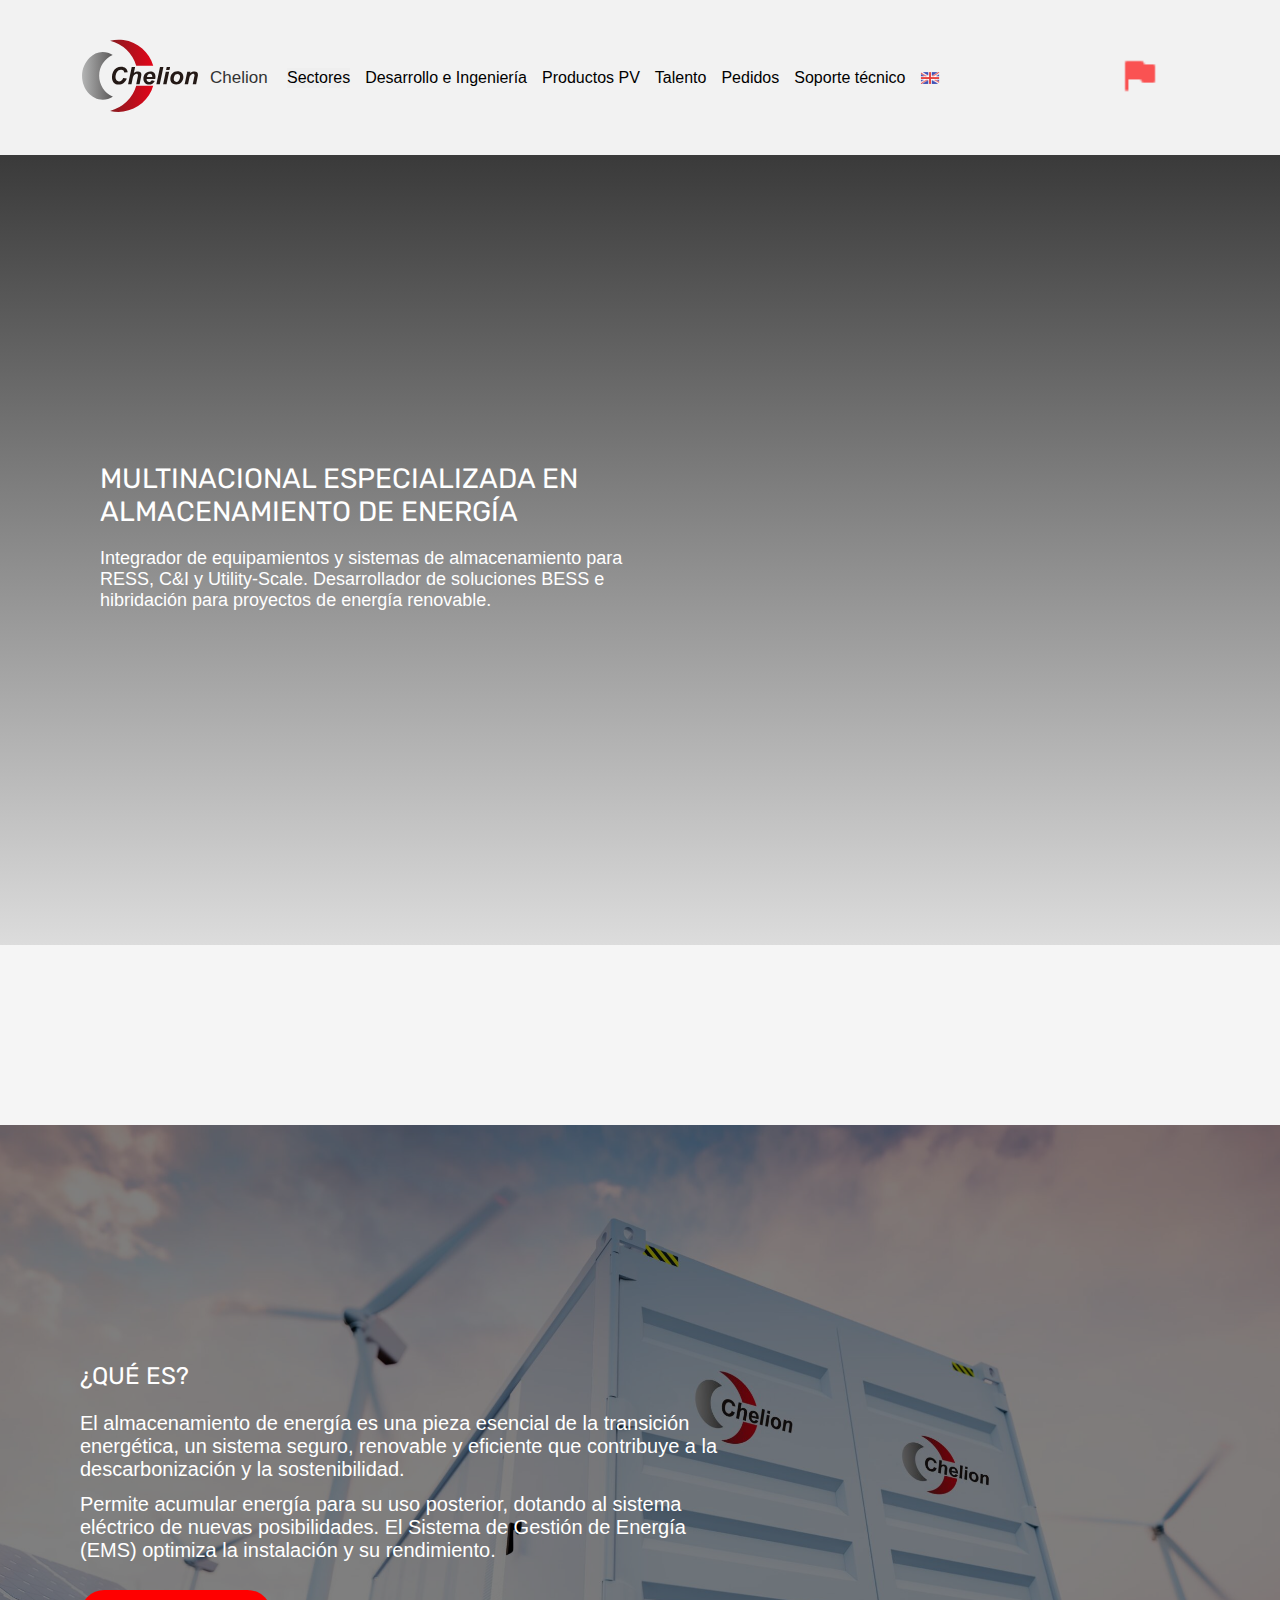
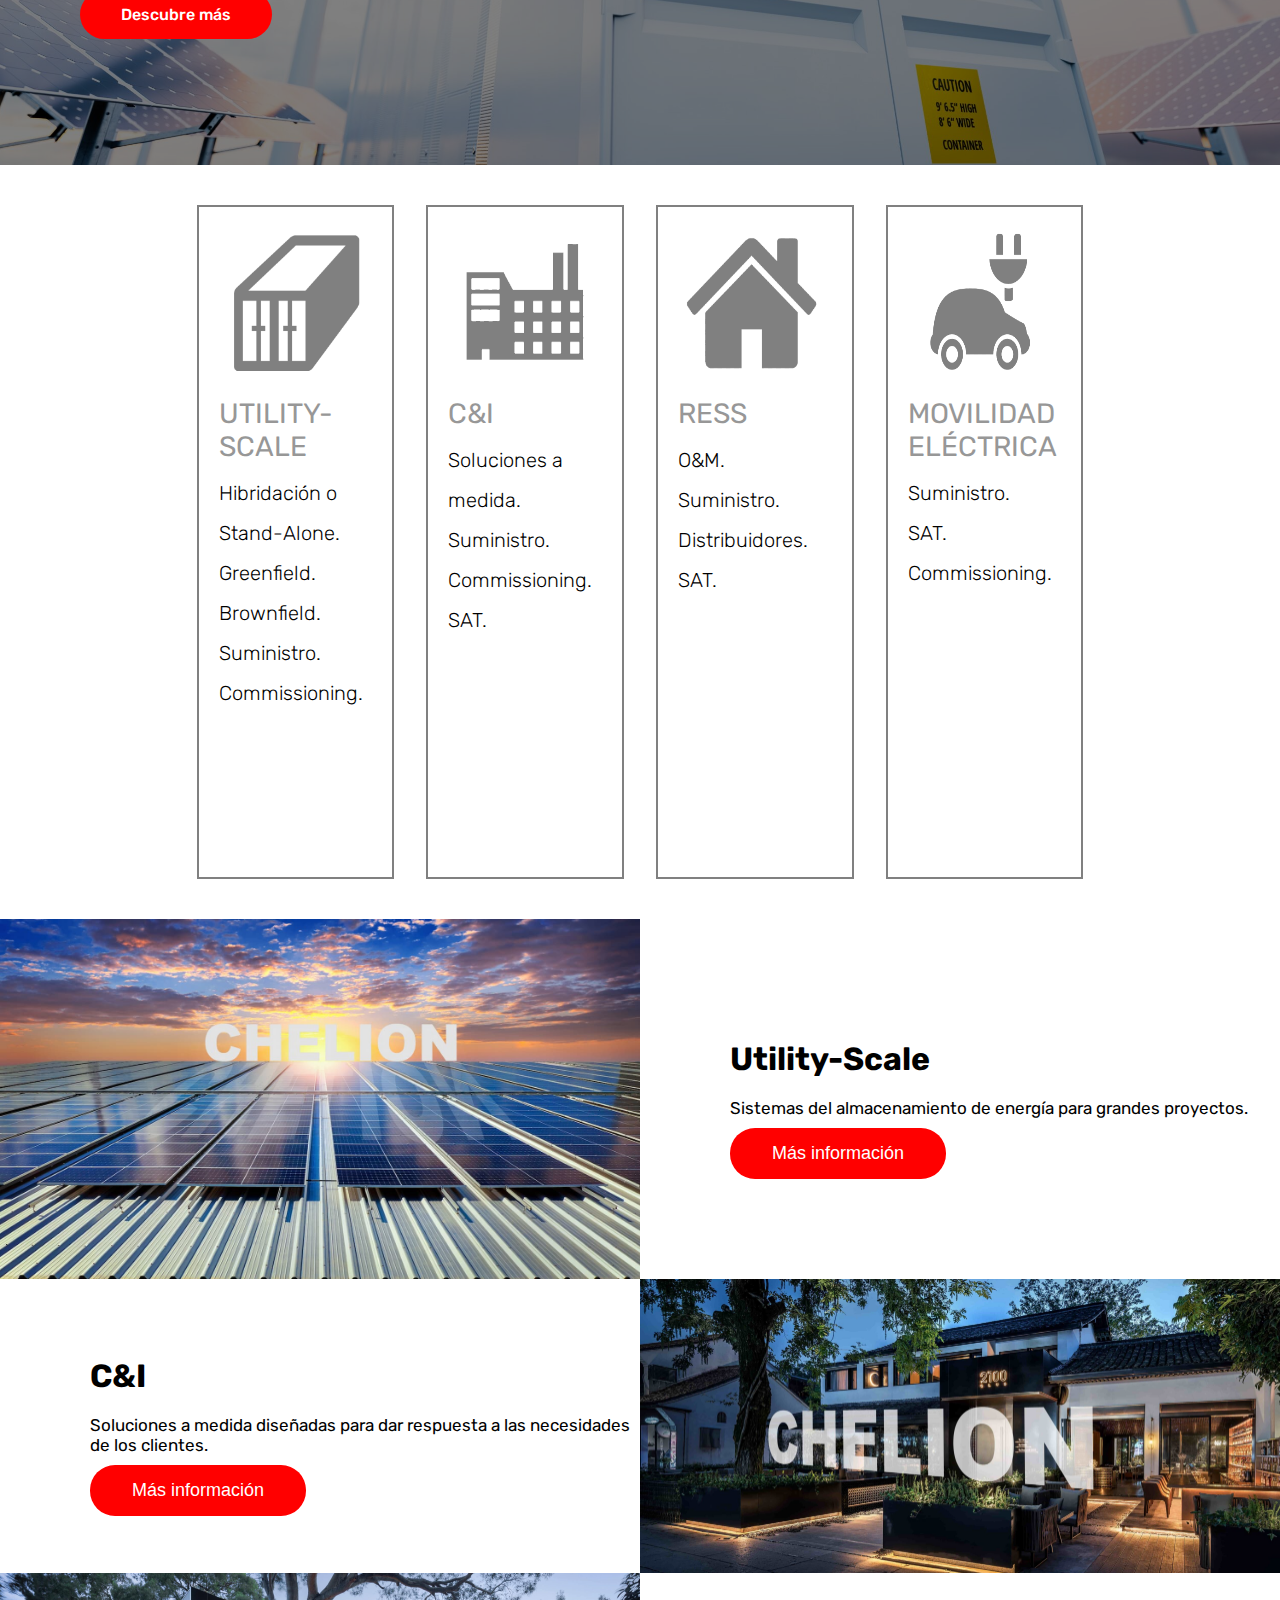
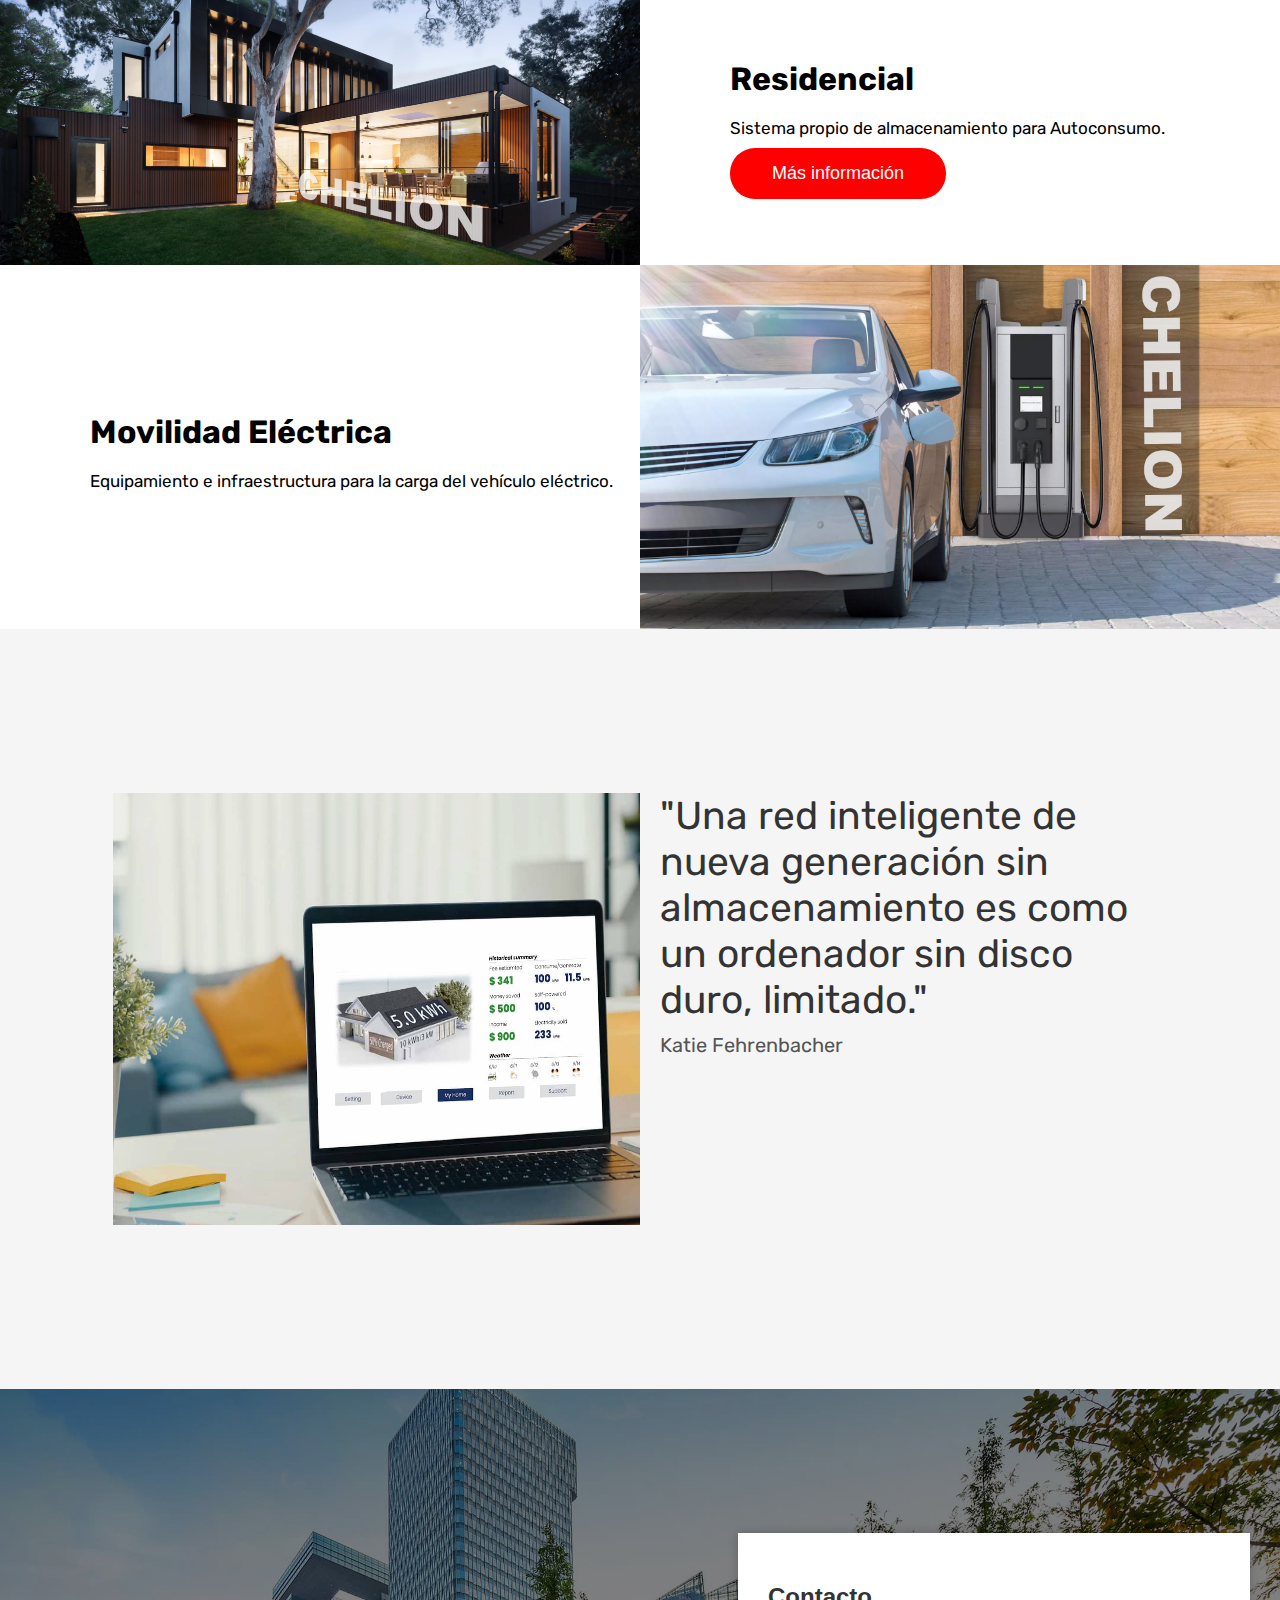
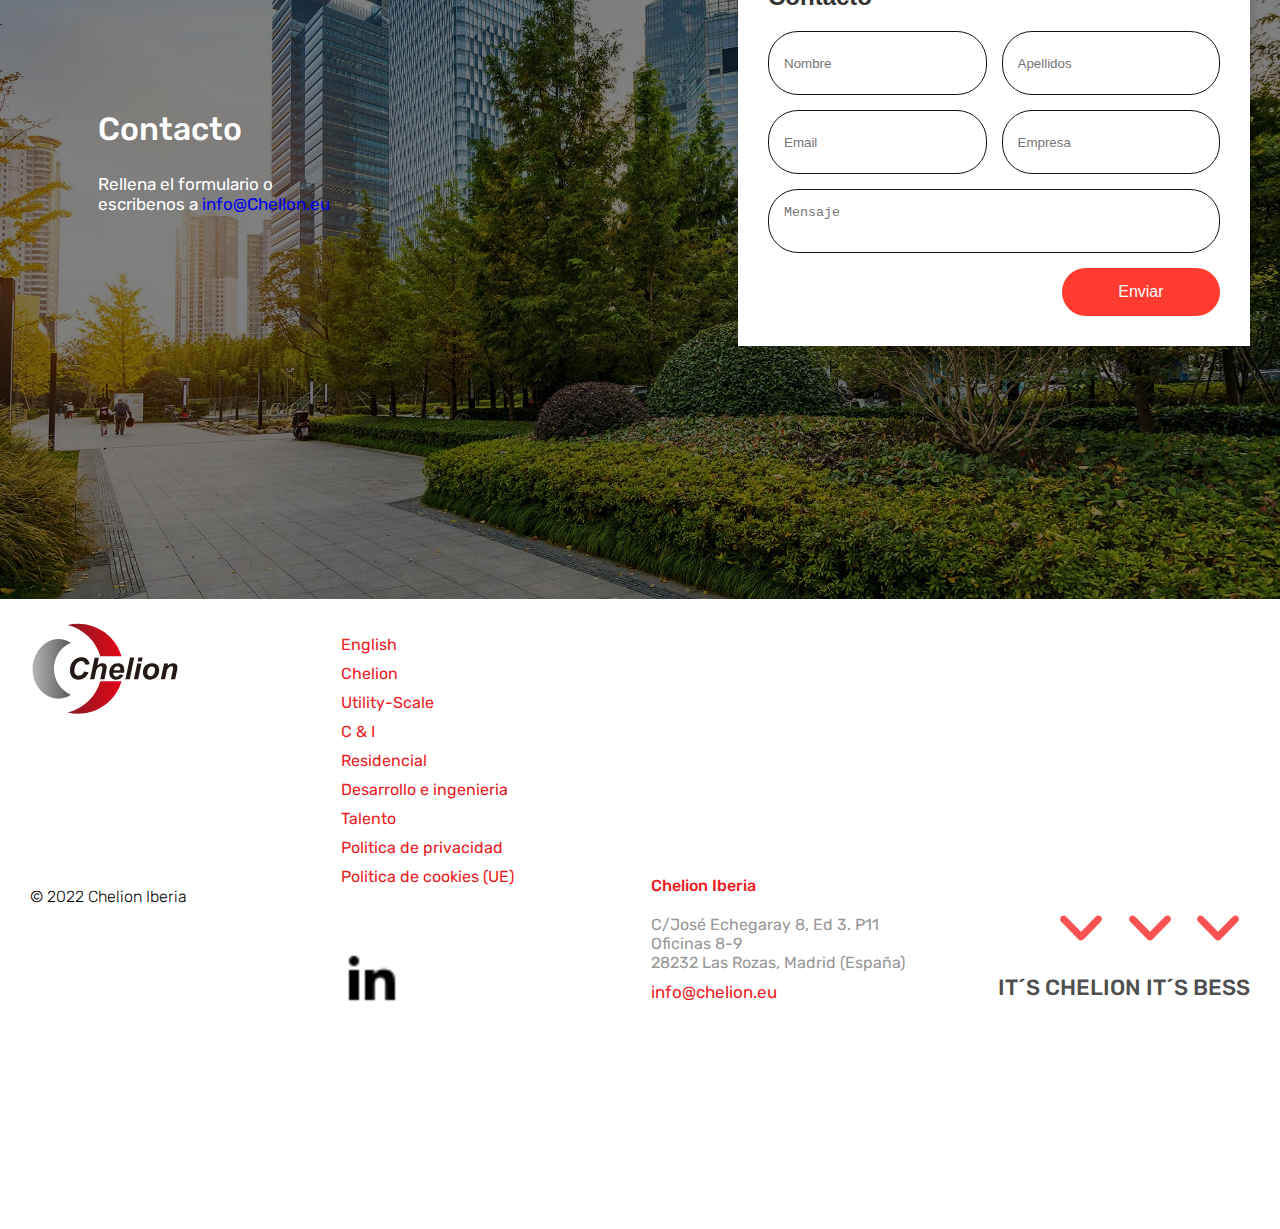
<file: index.html>
<!DOCTYPE html>
<html lang="es">
  <head>
    <meta charset="UTF-8" />
    <meta name="viewport" content="width=device-width, initial-scale=1.0" />
    <link rel="preconnect" href="https://fonts.googleapis.com" />
    <link rel="preconnect" href="https://fonts.gstatic.com" crossorigin />
    <link
      href="https://fonts.googleapis.com/css2?family=Rubik:ital,wght@0,300..900;1,300..900&display=swap"
      rel="stylesheet"
    />
    <title>Chelion</title>
    <link rel="stylesheet" href="styles.css" />
  </head>
  <body>
    <header class="header">
      <div class="logo">
        <a href="/index.html">
          <img src="./assets/img/logo-chelion-color.svg" alt="Chelion Logo" />
        </a>
        <a href="./views/chelion.html" class="brand-name">Chelion</a>
      </div>
      <nav class="nav">
        <button class="dropdown-toggle">Sectores</button>
        <div class="dropdown-menu">
          <a href="./views/almacenamiento-solar.html">Almacenamiento Solar</a>
          <a href="./views/comercial-industrial.html">C & I</a>
          <a href="./views/residencial.html">Residencial</a>
        </div>
        <a href="./views/ingenieria-desarrollo.html">Desarrollo e Ingeniería</a>
        <a href="./views/productos-pv.html">Productos PV</a>
        <a href="./views/contacto.html">Talento</a>
        <a href="./views/distribuidores.html">Pedidos</a>
        <a href="./views/soporte-tecnico.html">Soporte técnico</a>
        <img src="./assets/img/icons8-british-flag-48.png" alt="Language" />
      </nav>
      <div class="icons-dropdown">
        <img
          src="./assets/img/icons8-flag-24.png"
          alt="Support"
          class="icons-button"
        />
        <div class="icons-menu">
          <a href="https://chelion.com.au/">Australia</a>
          <a href="https://www.chelion.us/">EE:UU</a>
          <a href="https://www.chelion.jp/">Japón</a>
          <a href="https://www.chelion.com/en_index.html">China</a>
          <a href="https://www.chelion.gr/">Grecia</a>
        </div>
      </div>
      <button id="burgerButton" class="burger-button">☰</button>
      <div class="burger-menu-dropdown" id="burgerMenuDropdown">
        <a href="./views/chelion.html">Chelion</a>
        <a href="./views/almacenamiento-solar.html">Almacenamiento Solar</a>
        <a href="./views/comercial-industrial.html">C & I</a>
        <a href="./views/residencial.html">Residencial</a>
        <a href="./views/ingenieria-desarrollo.html">Desarrollo e Ingeniería</a>
        <a href="./views/productos-pv.html">Productos PV</a>
        <a href="./views/contacto.html">Talento</a>
        <a href="./views/distribuidores.html">Pedidos</a>
        <a href="./views/soporte-tecnico.html">Soporte técnico</a>
        <a href="https://chelion.com.au/">Australia</a>
        <a href="https://www.chelion.us/">EE:UU</a>
        <a href="https://www.chelion.jp/">Japón</a>
        <a href="https://www.chelion.com/en_index.html">China</a>
        <a href="https://www.chelion.gr/">Grecia</a>
      </div>
    </header>

    <main>
      <section class="hero">
        <div class="hero-container">
          <h1>MULTINACIONAL ESPECIALIZADA EN ALMACENAMIENTO DE ENERGÍA</h1>
          <p>
            Integrador de equipamientos y sistemas de almacenamiento para RESS,
            C&I y Utility-Scale. Desarrollador de soluciones BESS e hibridación
            para proyectos de energía renovable.
          </p>
        </div>
      </section>
      <section class="intro">
        <h2>It’s Chelion It’s BESS</h2>
      </section>
      <section class="info">
        <div class="info-container">
          <h3>¿QUÉ ES?</h3>
          <div>
            <p>
              El almacenamiento de energía es una pieza esencial de la
              transición energética, un sistema seguro, renovable y eficiente
              que contribuye a la descarbonización y la sostenibilidad.
            </p>
            <p>
              Permite acumular energía para su uso posterior, dotando al sistema
              eléctrico de nuevas posibilidades. El Sistema de Gestión de
              Energía (EMS) optimiza la instalación y su rendimiento.
            </p>
          </div>

          <button class="btn-discover">Descubre más</button>
        </div>
      </section>
      <section class="services">
        <div class="service">
          <img
            src="./assets/img/cargo-container-gris.png"
            alt="Utility-Scale"
          />
          <div class="service-content">
            <h3>UTILITY-SCALE</h3>
            <p>
              Hibridación o Stand-Alone.<br />Greenfield.<br />Brownfield.<br />Suministro.<br />Commissioning.
            </p>
          </div>
        </div>
        <div class="service">
          <img src="./assets/img/icono-ci-gris.png" alt="C&I" />
          <div class="service-content">
            <h3>C&I</h3>
            <p>
              Soluciones a medida.<br />Suministro.<br />Commissioning.<br />SAT.
            </p>
          </div>
        </div>
        <div class="service">
          <img src="./assets/img/icono-ress-gris.png" alt="RESS" />
          <div class="service-content">
            <h3>RESS</h3>
            <p>O&M.<br />Suministro.<br />Distribuidores.<br />SAT.</p>
          </div>
        </div>
        <div class="service">
          <img
            src="./assets/img/iconoevcharger-gris.png"
            alt="Movilidad Eléctrica"
          />
          <div class="service-content">
            <h3>MOVILIDAD ELÉCTRICA</h3>
            <p>Suministro.<br />SAT.<br />Commissioning.</p>
          </div>
        </div>
      </section>
      <section class="grid-container">
        <div class="grid-item">
          <img src="./assets/img/solarpanel-opt.jpeg" alt="Utility-Scale" />
          <div class="content">
            <h3>Utility-Scale</h3>
            <p>
              Sistemas del almacenamiento de energía para grandes proyectos.
            </p>
            <button class="btn">Más información</button>
          </div>
        </div>
        <div class="grid-item">
          <div class="content">
            <h3>C&I</h3>
            <p>
              Soluciones a medida diseñadas para dar respuesta a las necesidades
              de los clientes.
            </p>
            <button class="btn">Más información</button>
          </div>
          <img src="./assets/img/chelion-c-i-123-scaled.jpg" alt="C&I" />
        </div>
        <div class="grid-item">
          <img
            src="./assets/img/foto-ress-chelion-1-scaled.jpeg"
            alt="Residencial"
          />
          <div class="content">
            <h3>Residencial</h3>
            <p>Sistema propio de almacenamiento para Autoconsumo.</p>
            <button class="btn">Más información</button>
          </div>
        </div>
        <div class="grid-item">
          <div class="content">
            <h3>Movilidad Eléctrica</h3>
            <p>
              Equipamiento e infraestructura para la carga del vehículo
              eléctrico.
            </p>
          </div>
          <img src="./assets/img/epcchelionev.jpg" alt="epcchelionev" />
        </div>
      </section>
      <section class="quote-section">
        <div class="quote-content">
          <img src="./assets/img/ems-residencial.jpg" alt="Laptop Image" />
          <div class="quote-container">
            <blockquote>
              "Una red inteligente de nueva generación sin almacenamiento es
              como un ordenador sin disco duro, limitado."
              <cite>Katie Fehrenbacher</cite>
            </blockquote>
          </div>
        </div>
      </section>
      <section class="contact-container">
        <div class="contact-section">
          <div class="contact-info-container">
            <h2>Contacto</h2>
            <p>
              Rellena el formulario o escribenos a
              <a href="mailto:info@Chellon.eu">info@Chellon.eu</a>
            </p>
          </div>
          <div class="main-form-container">
            <div class="contact-form-container">
              <h2>Contacto</h2>
              <form class="contact-form">
                <div class="input-group">
                  <input type="text" name="name" placeholder="Nombre" />
                  <input type="text" name="surname" placeholder="Apellidos" />
                </div>
                <div class="input-group">
                  <input type="email" name="email" placeholder="Email" />
                  <input type="text" name="company" placeholder="Empresa" />
                </div>
                <div class="input-group">
                  <textarea name="message" placeholder="Mensaje"></textarea>
                </div>
                <div class="submit-button-container">
                  <button class="submit-button" type="submit">Enviar</button>
                </div>
              </form>
            </div>
          </div>
        </div>
      </section>
    </main>
    <footer class="footer">
      <div class="footer-container">
        <div class="footer-logo">
          <img
            class="logo-footer"
            src="./assets/img/logo-chelion-color.svg"
            alt="Logo Chelion"
          />
          <p class="copyright">© 2022 Chelion Iberia</p>
        </div>
        <div class="footer-links">
          <ul>
            <li><a href="#">English</a></li>
            <li><a href="./views/chelion.html">Chelion</a></li>
            <li>
              <a href="./views/almacenamiento-solar.html">Utility-Scale</a>
            </li>
            <li><a href="./views/comercial-industrial.html">C & I</a></li>
            <li><a href="./views/residencial.html">Residencial</a></li>
            <li>
              <a href="./views/ingenieria-desarrollo.html"
                >Desarrollo e ingenieria</a
              >
            </li>
            <li><a href="./views/contacto.html">Talento</a></li>
            <li><a href="#">Politica de privacidad</a></li>
            <li><a href="#">Politica de cookies (UE)</a></li>
            <li class="linkedin-li">
              <a href="https://www.linkedin.com/"
                ><img src="./assets/img/icons-linkedin-30.png" alt="linkedin"
              /></a>
            </li>
          </ul>
        </div>
        <div class="chelion-address-container">
          <p class="chelion-name">Chelion Iberia</p>
          <p class="chelion-address">
            C/José Echegaray 8, Ed 3. P11<br />Oficinas 8-9<br />28232 Las
            Rozas, Madrid (España)
          </p>
          <a href="mailto:info@chelion.eu">info@chelion.eu</a>
        </div>
        <div class="chelion-slogan-container">
          <div class="arrows-container">
            <img
              class="arrows"
              src="./assets/img/icons8-down-arrow-64.png"
              alt="arrows"
            />
            <img
              class="arrows"
              src="./assets/img/icons8-down-arrow-64.png"
              alt="arrows"
            />
            <img
              class="arrows"
              src="./assets/img/icons8-down-arrow-64.png"
              alt="arrows"
            />
          </div>
          <p>IT´S CHELION IT´S BESS</p>
        </div>
      </div>
    </footer>
    <!-- Dropdown menú -->
    <script>
      document.addEventListener("DOMContentLoaded", function () {
        const dropdownToggle = document.querySelector(".dropdown-toggle");
        const dropdownMenu = document.querySelector(".dropdown-menu");
        const navLinks = document.querySelectorAll(".nav a");

        dropdownToggle.addEventListener("click", function (e) {
          e.preventDefault();
          dropdownToggle.classList.toggle("active");
        });

        navLinks.forEach((link) => {
          link.addEventListener("click", function () {
            dropdownToggle.classList.remove("active");
          });
        });

        document.addEventListener("click", function (e) {
          if (
            !dropdownToggle.contains(e.target) &&
            !dropdownMenu.contains(e.target)
          ) {
            dropdownToggle.classList.remove("active");
          }
        });
      });
    </script>

    <!-- Dropdown menú flag -->
    <script>
      document.addEventListener("DOMContentLoaded", function () {
        const iconsButton = document.querySelector(".icons-button");
        const iconsMenu = document.querySelector(".icons-menu");

        iconsButton.addEventListener("click", function (e) {
          e.preventDefault();
          iconsButton.classList.toggle("active");
        });

        document.addEventListener("click", function (e) {
          if (
            !iconsButton.contains(e.target) &&
            !iconsMenu.contains(e.target)
          ) {
            iconsButton.classList.remove("active");
          }
        });
      });
    </script>

    <!-- Burger menú -->
    <script>
      document.addEventListener("DOMContentLoaded", function () {
        const burgerButton = document.getElementById("burgerButton");
        const burgerMenuDropdown =
          document.getElementById("burgerMenuDropdown");

        burgerButton.addEventListener("click", function (e) {
          e.preventDefault();
          burgerMenuDropdown.classList.toggle("active"); // Toggle the 'active' class
        });

        const burgerMenuLinks = document.querySelectorAll(
          ".burger-menu-dropdown a"
        );

        burgerMenuLinks.forEach((link) => {
          link.addEventListener("click", function () {
            burgerMenuDropdown.classList.remove("active");
          });
        });

        document.addEventListener("click", function (e) {
          if (
            !burgerButton.contains(e.target) &&
            !burgerMenuDropdown.contains(e.target)
          ) {
            burgerMenuDropdown.classList.remove("active");
          }
        });
      });
    </script>

    <!-- Header animation -->
    <script>
      document.addEventListener("DOMContentLoaded", () => {
        const logo = document.querySelector(".logo");
        const nav = document.querySelector(".nav");

        logo.style.animationDelay = "0.2s";
        nav.style.animationDelay = "0.2s";
      });
    </script>

    <!-- Intro animation -->
    <script>
      document.addEventListener("DOMContentLoaded", function () {
        const introSection = document.querySelector(".intro");
        const introHeading = document.querySelector(".intro h2");

        function handleScroll() {
          const introPosition = introSection.getBoundingClientRect().top;
          const screenPosition = window.innerHeight / 1.3;

          if (introPosition < screenPosition) {
            introHeading.style.opacity = "1";
            introHeading.style.transform = "translateX(0)";
          }
        }

        window.addEventListener("scroll", handleScroll);
      });
    </script>

    <script>
      document.addEventListener("DOMContentLoaded", function () {
        const serviceSections = document.querySelectorAll(".service-content");

        function handleScroll() {
          // Verificamos el ancho de la pantalla
          if (window.innerWidth > 576) {
            serviceSections.forEach((serviceContent) => {
              const section = serviceContent.closest(".service");
              const sectionPosition = section.getBoundingClientRect().top;
              const screenPosition = window.innerHeight / 1.3;

              if (sectionPosition < screenPosition) {
                serviceContent.querySelector("h3").style.transform =
                  "scale(1.2)";
              } else {
                serviceContent.querySelector("h3").style.transform = "scale(1)";
              }
            });
          } else {
            serviceSections.forEach((serviceContent) => {
              serviceContent.querySelector("h3").style.transform = "scale(1)";
            });
          }
        }

        window.addEventListener("scroll", handleScroll);

        handleScroll();
      });
    </script>

    <!-- Services grid animation -->

    <script>
      document.addEventListener("DOMContentLoaded", function () {
        const gridItems = document.querySelectorAll(".grid-item");

        function handleScroll() {
          gridItems.forEach((item) => {
            const image = item.querySelector("img");
            const itemRect = item.getBoundingClientRect();
            const screenPosition = window.innerHeight;
            const distance = itemRect.top;
            const percentVisible = 1 - distance / screenPosition;

            const scale = 1 + 0.1 * percentVisible;

            image.style.transform = `scale(${scale})`;
          });
        }
        window.addEventListener("scroll", handleScroll);
      });
    </script>

    <!-- Form handler -->
    <script src="https://cdn.emailjs.com/dist/email.min.js"></script>
    <script>
      (function () {
        // Initialize EmailJS
        emailjs.init("YOUR_USER_ID");

        document
          .getElementById("contactForm")
          .addEventListener("submit", function (event) {
            event.preventDefault();

            // Capture form data
            const name = event.target.name.value;
            const email = event.target.email.value;
            const company = event.target.company.value;
            const message = event.target.message.value;

            // Define email parameters
            const templateParams = {
              from_name: name,
              from_email: email,
              company: company,
              message: message,
              to_email: "ivanjtrejoc@gmail.com"
            };

            // Send email using EmailJS
            emailjs
              .send("YOUR_SERVICE_ID", "YOUR_TEMPLATE_ID", templateParams)
              .then(
                function (response) {
                  console.log("SUCCESS!", response.status, response.text);
                  alert("Email enviado exitosamente!");
                },
                function (error) {
                  console.log("FAILED...", error);
                  alert(
                    "Error al enviar el email. Por favor, inténtalo de nuevo."
                  );
                }
              );
          });
      })();
    </script>
  </body>
</html>
</file>
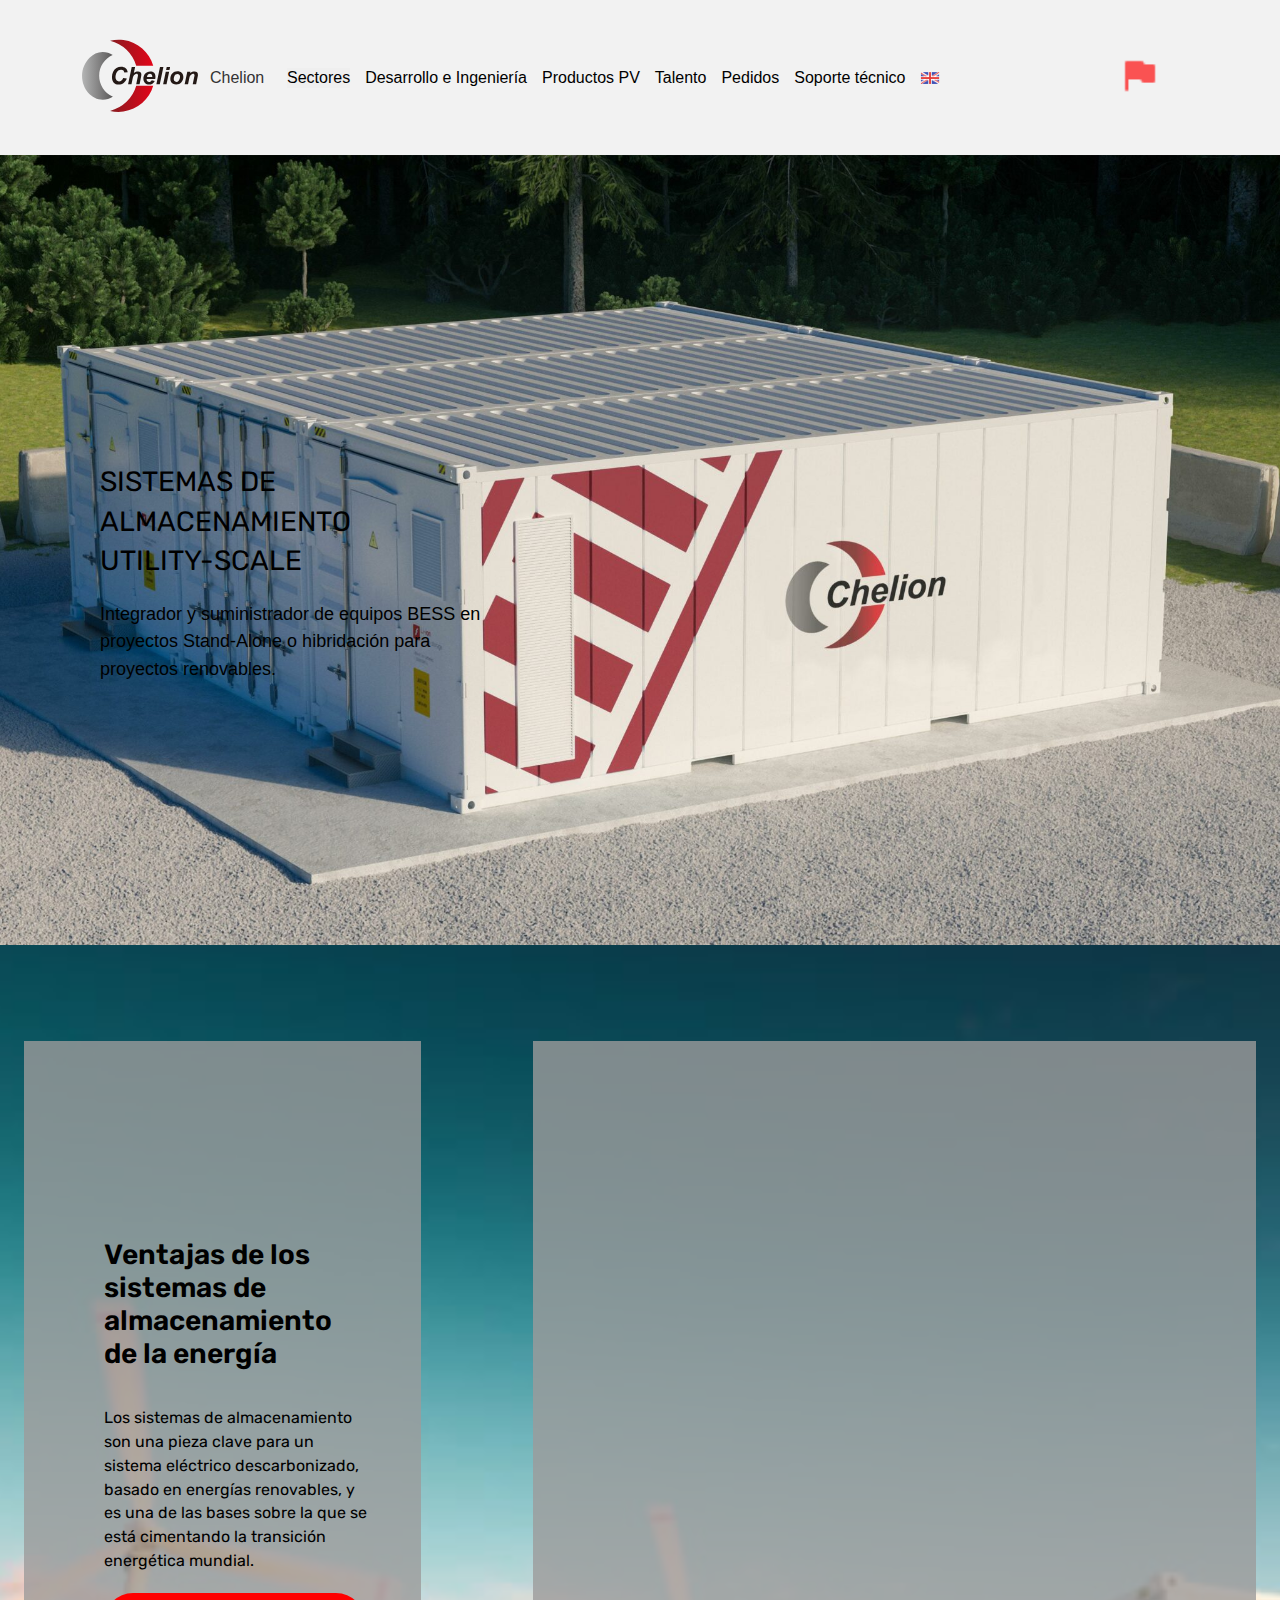
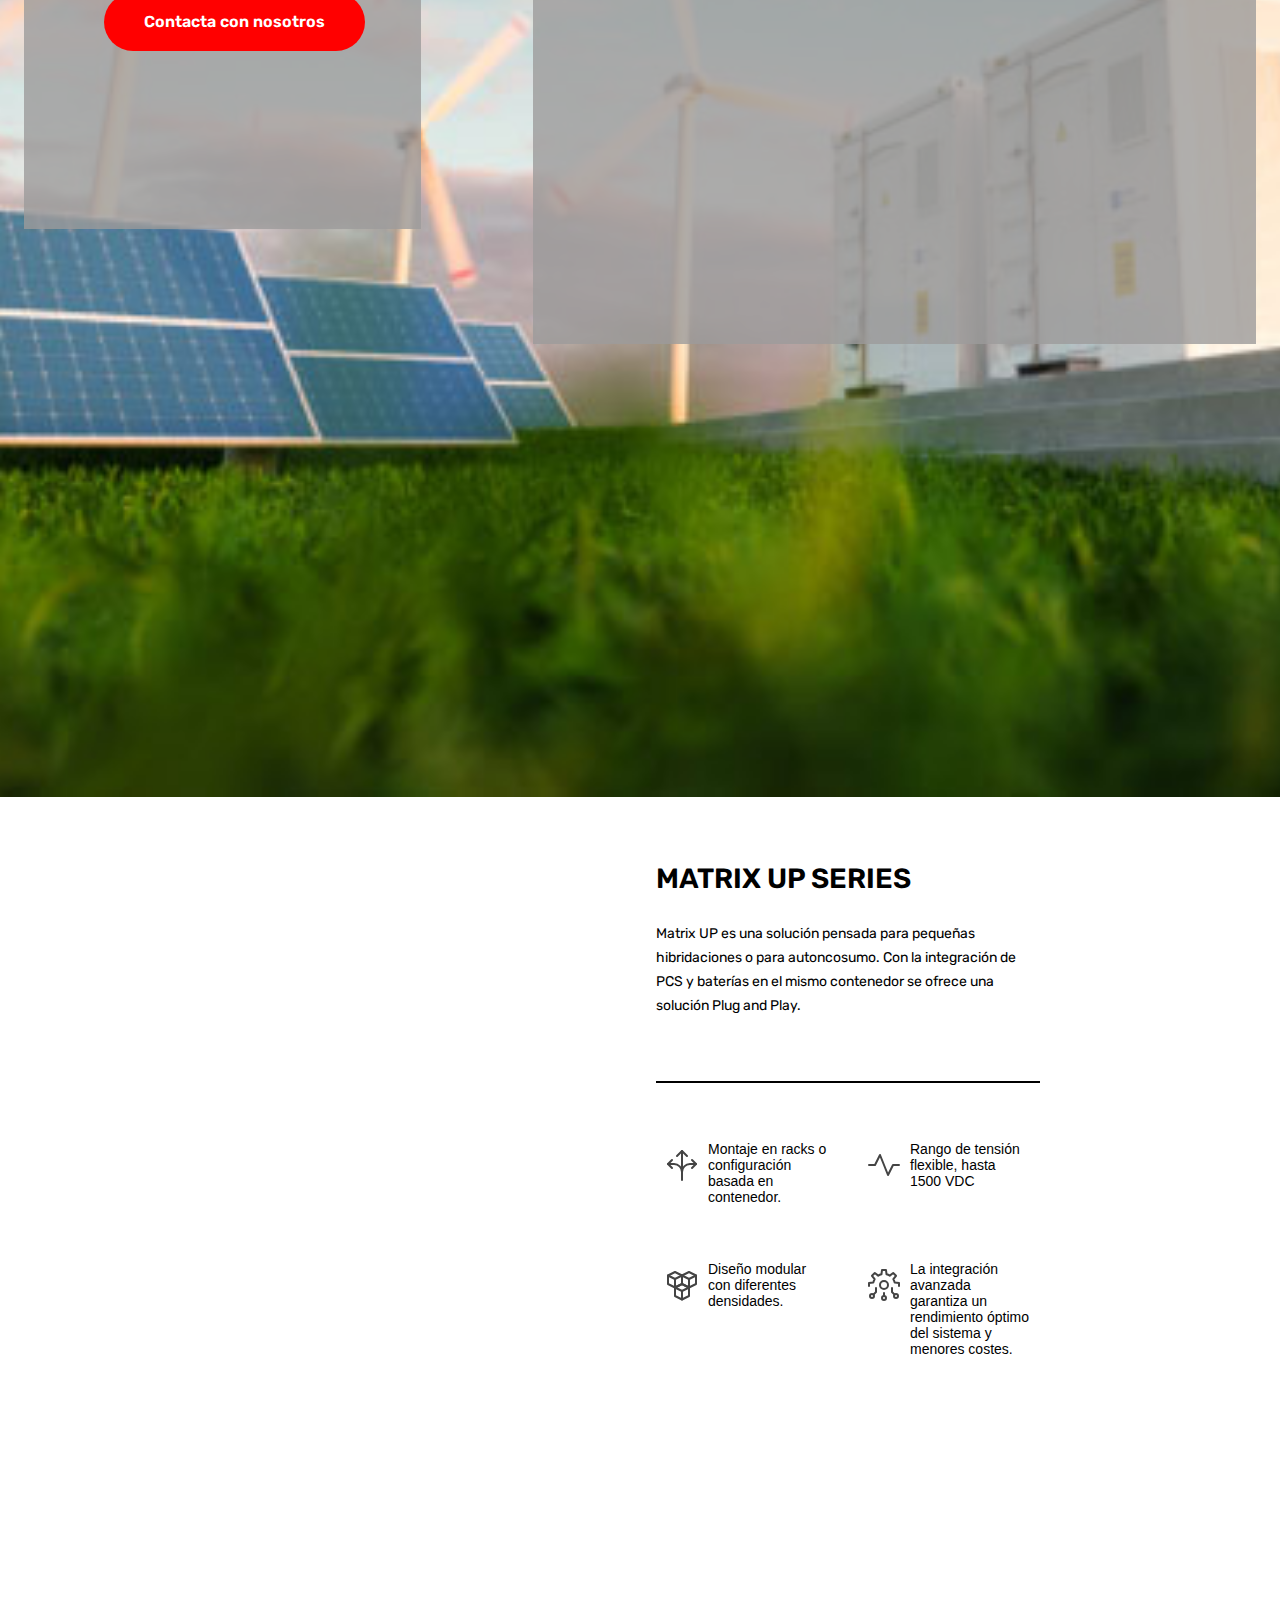
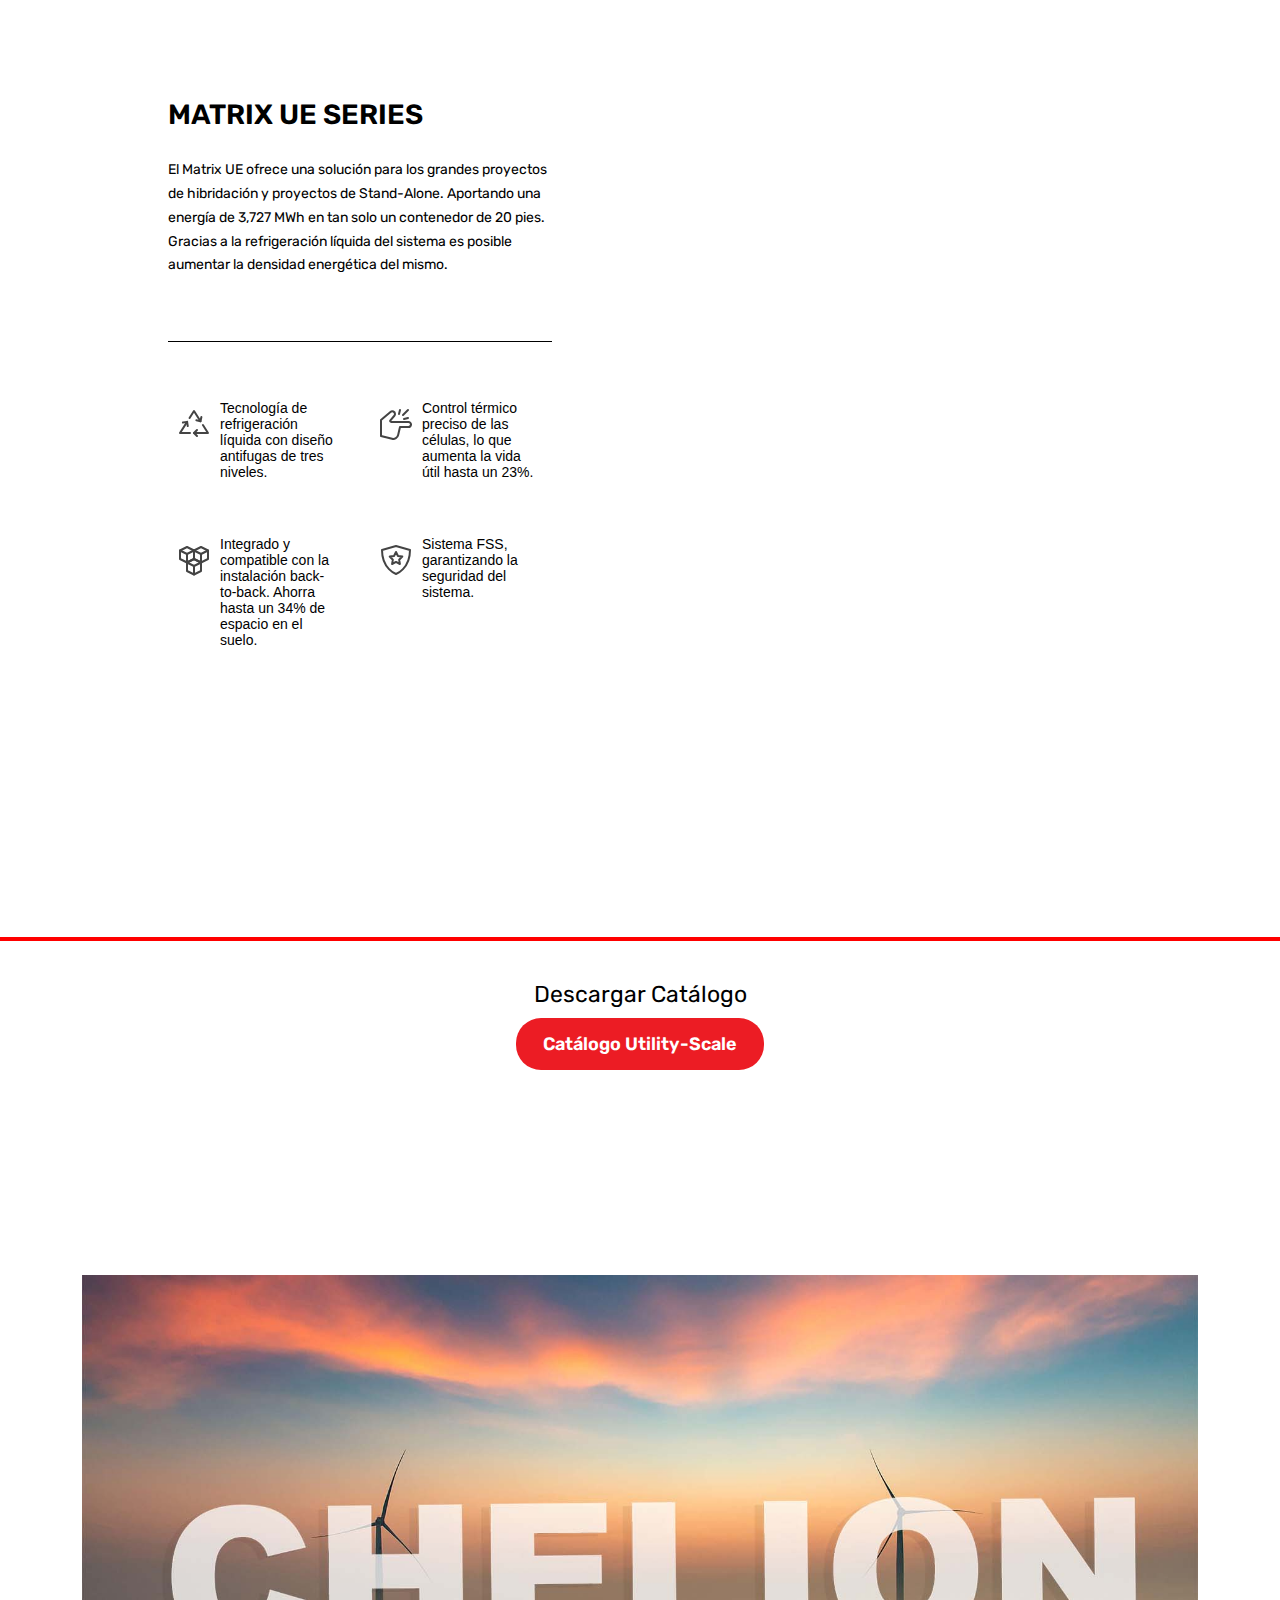
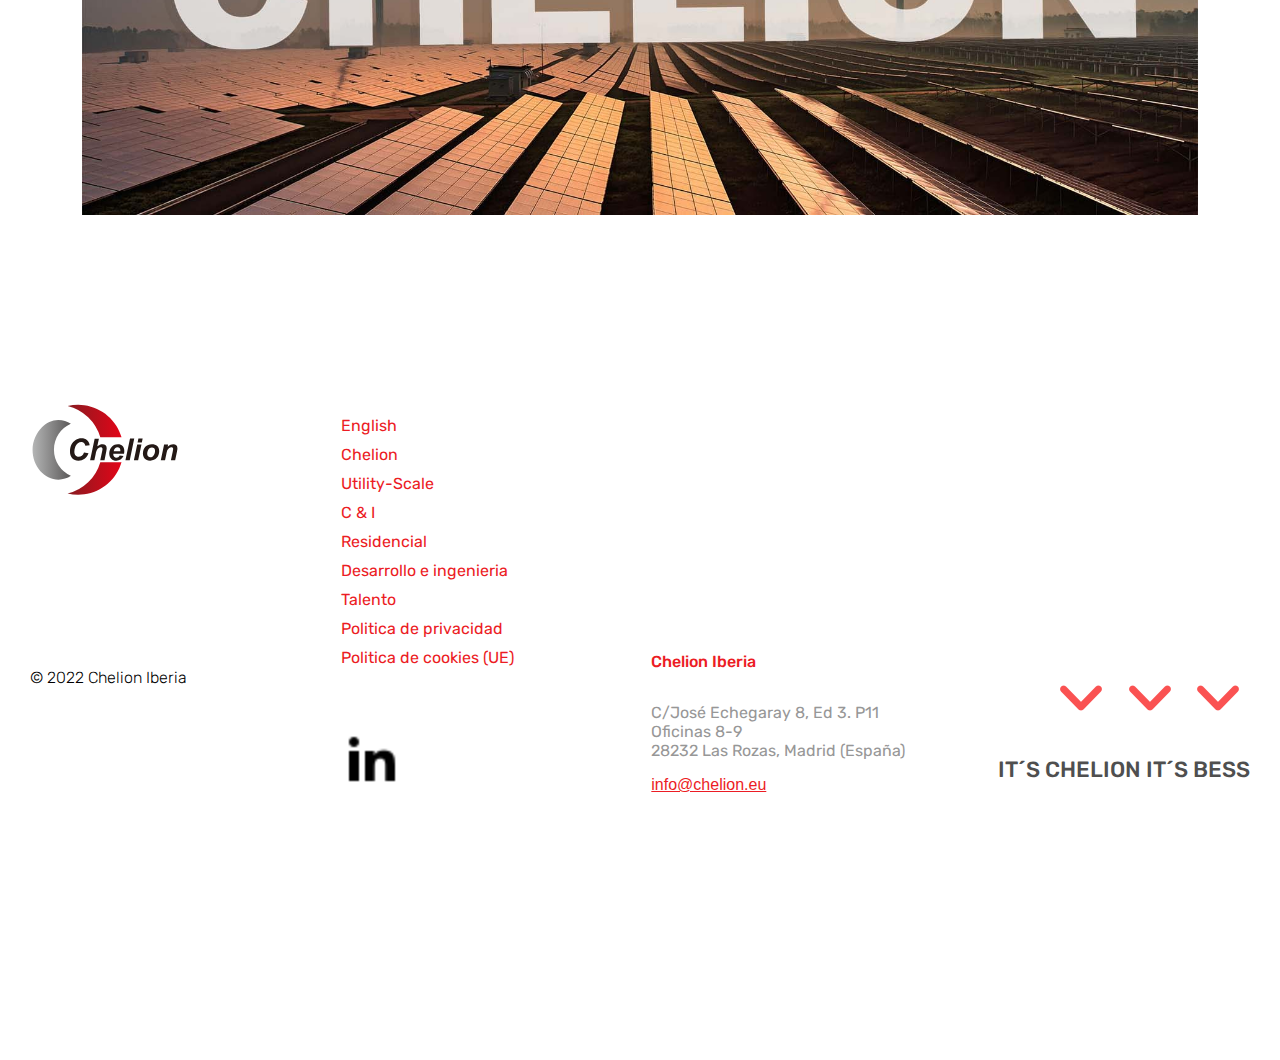
<file: views/almacenamiento-solar.html>
<!DOCTYPE html>
<html lang="en">
  <head>
    <meta charset="UTF-8" />
    <meta name="viewport" content="width=device-width, initial-scale=1.0" />
    <link rel="preconnect" href="https://fonts.googleapis.com" />
    <link rel="preconnect" href="https://fonts.gstatic.com" crossorigin />
    <link
      href="https://fonts.googleapis.com/css2?family=Rubik:ital,wght@0,300..900;1,300..900&display=swap"
      rel="stylesheet"
    />
    <title>Chelion - Almacenamiento Solar</title>
    <link rel="stylesheet" href="../css/almacenamiento-solar-styles.css" />
  </head>
  <body>
    <header class="header">
      <div class="logo">
        <a href="/index.html">
          <img src="../assets/img/logo-chelion-color.svg" alt="Chelion Logo" />
        </a>
        <a href="./chelion.html" class="brand-name">Chelion</a>
      </div>
      <nav class="nav">
        <button class="dropdown-toggle">Sectores</button>
        <div class="dropdown-menu">
          <a href="./almacenamiento-solar.html">Almacenamiento Solar</a>
          <a href="./comercial-industrial.html">C & I</a>
          <a href="./residencial.html">Residencial</a>
        </div>
        <a href="./ingenieria-desarrollo.html">Desarrollo e Ingeniería</a>
        <a href="./productos-pv.html">Productos PV</a>
        <a href="./contacto.html">Talento</a>
        <a href="./distribuidores.html">Pedidos</a>
        <a href="./soporte-tecnico.html">Soporte técnico</a>
        <img src="../assets/img/icons8-british-flag-48.png" alt="Language" />
      </nav>
      <div class="icons-dropdown">
        <img src="../assets/img/icons8-flag-24.png" alt="Support" class="icons-button" />
        <div class="icons-menu">
          <a href="https://chelion.com.au/">Australia</a>
          <a href="https://www.chelion.us/">EE:UU</a>
          <a href="https://www.chelion.jp/">Japón</a>
          <a href="https://www.chelion.com/en_index.html">China</a>
          <a href="https://www.chelion.gr/">Grecia</a>
        </div>
      </div>
        <button id="burgerButton" class="burger-button">☰</button>
      <div class="burger-menu-dropdown" id="burgerMenuDropdown">
        <a href="./chelion.html">Chelion</a>
        <a href="./almacenamiento-solar.html">Almacenamiento Solar</a>
        <a href="./comercial-industrial.html">C & I</a>
        <a href="./residencial.html">Residencial</a>
        <a href="./ingenieria-desarrollo.html">Desarrollo e Ingeniería</a>
        <a href="./productos-pv.html">Productos PV</a>
        <a href="./contacto.html">Talento</a>
        <a href="./distribuidores.html">Pedidos</a>
        <a href="./soporte-tecnico.html">Soporte técnico</a>
        <a href="https://chelion.com.au/">Australia</a>
        <a href="https://www.chelion.us/">EE:UU</a>
        <a href="https://www.chelion.jp/">Japón</a>
        <a href="https://www.chelion.com/en_index.html">China</a>
        <a href="https://www.chelion.gr/">Grecia</a>
      </div>
    </header>
    <main>
      <section class="hero">
        <div class="hero-container">
          <h1>SISTEMAS DE ALMACENAMIENTO UTILITY-SCALE</h1>
          <p>
            Integrador y suministrador de equipos BESS en proyectos Stand-Alone
            o hibridación para proyectos renovables.
          </p>
        </div>
      </section>
      <section class="container">
        <div class="left-side">
          <h1>Ventajas de los sistemas de almacenamiento de la energía</h1>
          <p>
            Los sistemas de almacenamiento son una pieza clave para un sistema
            eléctrico descarbonizado, basado en energías renovables, y es una de
            las bases sobre la que se está cimentando la transición energética
            mundial.
          </p>
          <a href="./contacto.html#contact">Contacta con nosotros</a>
        </div>
        <div class="right-side">
          <div class="grid-container">
            <div class="grid-item">
              <div class="item-header">
                <span class="number">1.</span>
                <span class="title">Disponibilidad</span>
              </div>
              <p>
                Energía gestionable para emplearla en el momento que sea
                necesaria.
              </p>
            </div>
            <div class="grid-item">
              <div class="item-header">
                <span class="number">2.</span>
                <span class="title">Fortaleza</span>
              </div>
              <p>
                Aplana la curva de consumo, da soporte a la red eléctrica y
                energía de respaldo ante fallos o cortes de suministro y
                evitando la reactiva.
              </p>
            </div>
            <div class="grid-item">
              <div class="item-header">
                <span class="number">3.</span>
                <span class="title">Integración</span>
              </div>
              <p>
                Complementa a la generación fotovoltaica y eólica cubriendo las
                horas en las que no hay luz solar o viento.
              </p>
            </div>
            <div class="grid-item">
              <div class="item-header">
                <span class="number">4.</span>
                <span class="title">Flexibilidad</span>
              </div>
              <p>
                Los Sistemas de Gestión de las baterías permiten adaptarse a la
                necesidad de la instalación.
              </p>
            </div>
            <div class="grid-item">
              <div class="item-header">
                <span class="number">5.</span>
                <span class="title">Sostenibilidad</span>
              </div>
              <p>
                Reducción de la huella de carbono, reduciendo el consumo
                eléctrico en grandes cantidades de potencia.
              </p>
            </div>
            <div class="grid-item">
              <div class="item-header">
                <span class="number">6.</span>
                <span class="title">Eficiencia</span>
              </div>
              <p>
                La tecnología de Ion Litio es eficiente y fiable. Reduce los
                costes de mantenimiento de los equipos y el OPEX de la
                instalación.
              </p>
            </div>
            <div class="grid-item">
              <div class="item-header">
                <span class="number">7.</span>
                <span class="title">Escalabilidad</span>
              </div>
              <p>
                Sistema modular, compacto y escalable, cabinas y contenedores
                estandarizados, que aportan flexibilidad ante cualquier
                necesidad de crecimiento de potencia y de energía, en cualquier
                rango de voltaje.
              </p>
            </div>
            <div class="grid-item">
              <div class="item-header">
                <span class="number">8.</span>
                <span class="title">Sencillez</span>
              </div>
              <p>
                Instalación y reemplazo sencillo, seguro y ágil. Asistencia
                personalizada con equipos especializados.
              </p>
            </div>
          </div>
        </div>
      </section>
      <section class="products-section">
        <div class="product-container">
          <div class="product-image-container">
            <img
              src="../assets/img/matrixup.png"
              alt="Producto"
              class="product-image"
            />
          </div>
          <div class="product-info-container">
            <div class="product-title">
              <h2>MATRIX UP SERIES</h2>
            </div>
            <div class="product-description">
              <p>
                Matrix UP es una solución pensada para pequeñas hibridaciones o
                para autoncosumo. Con la integración de PCS y baterías en el
                mismo contenedor se ofrece una solución Plug and Play.
              </p>
              <hr />
              <div class="product-features">
                <div class="feature-item">
                  <img src="../assets/img/three-way-direction.svg" alt="" />
                  <span
                    >Montaje en racks o configuración basada en
                    contenedor.</span
                  >
                </div>
                <div class="feature-item">
                  <img src="../assets/img/pulse.svg" alt="" />
                  <span>Rango de tensión flexible, hasta 1500 VDC</span>
                </div>
                <div class="feature-item">
                  <img src="../assets/img/modules.svg" alt="" />
                  <span>Diseño modular con diferentes densidades.</span>
                </div>
                <div class="feature-item">
                  <img src="../assets/img/ups.svg" alt="" />
                  <span
                    >La integración avanzada garantiza un rendimiento óptimo del
                    sistema y menores costes.</span
                  >
                </div>
              </div>
            </div>
          </div>
        </div>
        <div class="product-container">
          <div class="product-info-container-left">
            <div class="product-title">
              <h2>MATRIX UE SERIES</h2>
            </div>
            <div class="product-description">
              <p>
                El Matrix UE ofrece una solución para los grandes proyectos de
                hibridación y proyectos de Stand-Alone. Aportando una energía de
                3,727 MWh en tan solo un contenedor de 20 pies. Gracias a la
                refrigeración líquida del sistema es posible aumentar la
                densidad energética del mismo.
              </p>
              <hr />
              <div class="product-features">
                <div class="feature-item">
                  <img src="../assets/img/recycling.svg" alt="" />
                  <span
                    >Tecnología de refrigeración líquida con diseño antifugas de
                    tres niveles.</span
                  >
                </div>
                <div class="feature-item">
                  <img src="../assets/img/finger-snap.svg" alt="" />
                  <span
                    >Control térmico preciso de las células, lo que aumenta la
                    vida útil hasta un 23%.</span
                  >
                </div>
                <div class="feature-item">
                  <img src="../assets/img/modules.svg" alt="" />
                  <span
                    >Integrado y compatible con la instalación back-to-back.
                    Ahorra hasta un 34% de espacio en el suelo.</span
                  >
                </div>
                <div class="feature-item">
                  <img src="../assets/img/safety.svg" alt="" />
                  <span
                    >Sistema FSS, garantizando la seguridad del sistema.</span
                  >
                </div>
              </div>
            </div>
          </div>
          <div class="product-image-container-right">
            <img
              src="../assets/img/contenedor.png"
              alt="Producto"
              class="product-image"
            />
          </div>
        </div>
      </section>
      <section class="download-section">
        <div class="download-container">
          <div class="red-line"></div>
          <div class="download-info">
            <h2>Descargar Catálogo</h2>
          </div>
          <a href="#" class="download-button">Catálogo Utility-Scale</a>
        </div>
      </section>
      <section class="chelion-container">
        <img
          src="../assets/img/epcchelion.jpg"
          alt="Imagen de coche blanco"
          class="chelion-image"
        />
      </section>
    </main>
    <footer class="footer">
      <div class="footer-container">
        <div class="footer-logo">
          <img
            class="logo-footer"
            src="../assets/img/logo-chelion-color.svg"
            alt="Logo Chelion"
          />
          <p class="copyright">© 2022 Chelion Iberia</p>
        </div>
        <div class="footer-links">
          <ul>
            <li><a href="#">English</a></li>
            <li><a href="./chelion.html">Chelion</a></li>
            <li><a href="./almacenamiento-solar.html">Utility-Scale</a></li>
            <li><a href="./comercial-industrial.html">C & I</a></li>
            <li><a href="./residencial.html">Residencial</a></li>
            <li>
              <a href="./ingenieria-desarrollo.html">Desarrollo e ingenieria</a>
            </li>
            <li><a href="./contacto.html">Talento</a></li>
            <li><a href="#">Politica de privacidad</a></li>
            <li><a href="#">Politica de cookies (UE)</a></li>
            <li class="linkedin-li">
              <a href="https://www.linkedin.com/"
                ><img src="../assets/img/icons-linkedin-30.png" alt="linkedin"
              /></a>
            </li>
          </ul>
        </div>
        <div class="chelion-address-container">
          <p class="chelion-name">Chelion Iberia</p>
          <p class="chelion-address">
            C/José Echegaray 8, Ed 3. P11<br />Oficinas 8-9<br />28232 Las
            Rozas, Madrid (España)
          </p>
          <a href="mailto:info@chelion.eu">info@chelion.eu</a>
        </div>
        <div class="chelion-slogan-container">
          <div class="arrows-container">
            <img
              class="arrows"
              src="../assets/img/icons8-down-arrow-64.png"
              alt="arrows"
            />
            <img
              class="arrows"
              src="../assets/img/icons8-down-arrow-64.png"
              alt="arrows"
            />
            <img
              class="arrows"
              src="../assets/img/icons8-down-arrow-64.png"
              alt="arrows"
            />
          </div>
          <p>IT´S CHELION IT´S BESS</p>
        </div>
      </div>
    </footer>
    <!-- Dropdown menú -->
    <script>
      document.addEventListener("DOMContentLoaded", function () {
        const dropdownToggle = document.querySelector(".dropdown-toggle");
        const dropdownMenu = document.querySelector(".dropdown-menu");
        const navLinks = document.querySelectorAll(".nav a");

        dropdownToggle.addEventListener("click", function (e) {
          e.preventDefault();
          dropdownToggle.classList.toggle("active");
        });

        navLinks.forEach((link) => {
          link.addEventListener("click", function () {
            dropdownToggle.classList.remove("active");
          });
        });

        document.addEventListener("click", function (e) {
          if (
            !dropdownToggle.contains(e.target) &&
            !dropdownMenu.contains(e.target)
          ) {
            dropdownToggle.classList.remove("active");
          }
        });
      });
    </script>

    <!-- Dropdown menú flag -->
    <script>
      document.addEventListener("DOMContentLoaded", function () {
        const iconsButton = document.querySelector(".icons-button");
        const iconsMenu = document.querySelector(".icons-menu");

        iconsButton.addEventListener("click", function (e) {
          e.preventDefault();
          iconsButton.classList.toggle("active");
        });

        document.addEventListener("click", function (e) {
          if (
            !iconsButton.contains(e.target) &&
            !iconsMenu.contains(e.target)
          ) {
            iconsButton.classList.remove("active");
          }
        });
      });
    </script>
    
    <!-- Burger menú -->
    <script>
      document.addEventListener("DOMContentLoaded", function () {
        const burgerButton = document.getElementById("burgerButton");
        const burgerMenuDropdown =
          document.getElementById("burgerMenuDropdown");

        burgerButton.addEventListener("click", function (e) {
          e.preventDefault();
          burgerMenuDropdown.classList.toggle("active"); // Toggle the 'active' class
        });

        const burgerMenuLinks = document.querySelectorAll(
          ".burger-menu-dropdown a"
        );

        burgerMenuLinks.forEach((link) => {
          link.addEventListener("click", function () {
            burgerMenuDropdown.classList.remove("active");
          });
        });

        document.addEventListener("click", function (e) {
          if (
            !burgerButton.contains(e.target) &&
            !burgerMenuDropdown.contains(e.target)
          ) {
            burgerMenuDropdown.classList.remove("active");
          }
        });
      });
    </script>
    <!-- Header animation -->
    <script>
      document.addEventListener("DOMContentLoaded", () => {
        const logo = document.querySelector(".logo");
        const nav = document.querySelector(".nav");

        logo.style.animationDelay = "0.2s";
        nav.style.animationDelay = "0.2s";
      });
    </script>

    <!-- Info animation -->
    <script>
      document.addEventListener("DOMContentLoaded", function () {
        const gridItems = document.querySelectorAll(".grid-item");

        function handleScroll() {
          gridItems.forEach((item) => {
            const itemPosition = item.getBoundingClientRect().top;
            const screenPosition = window.innerHeight / 1.3;

            if (itemPosition < screenPosition) {
              item.style.transition =
                "transform 1s ease-out, opacity 1s ease-out";
              item.style.transform = "translateX(0)";
              item.style.opacity = "1";
            } else {
              item.style.transition =
                "transform 1s ease-out, opacity 1s ease-out";
              item.style.transform = "translateX(100%)";
              item.style.opacity = "0";
            }
          });
        }

        window.addEventListener("scroll", handleScroll);
        handleScroll();
      });
    </script>

    <!-- Products grid animation -->
    <script>
      document.addEventListener("DOMContentLoaded", function () {
        const leftImages = document.querySelectorAll(
          ".product-image-container"
        );
        const rightImages = document.querySelectorAll(
          ".product-image-container-right"
        );

        function handleScroll() {
          leftImages.forEach((container) => {
            const itemPosition = container.getBoundingClientRect().top;
            const screenPosition = window.innerHeight / 1.3;

            if (itemPosition < screenPosition) {
              container.style.transition =
                "transform 1s ease-out, opacity 1s ease-out";
              container.style.transform = "translateX(0)";
              container.style.opacity = "1";
            } else {
              container.style.transition =
                "transform 1s ease-out, opacity 1s ease-out";
              container.style.transform = "translateX(-100%)";
              container.style.opacity = "0";
            }
          });

          rightImages.forEach((container) => {
            const itemPosition = container.getBoundingClientRect().top;
            const screenPosition = window.innerHeight / 1.3;

            if (itemPosition < screenPosition) {
              container.style.transition =
                "transform 1s ease-out, opacity 1s ease-out";
              container.style.transform = "translateX(0)";
              container.style.opacity = "1";
            } else {
              container.style.transition =
                "transform 1s ease-out, opacity 1s ease-out";
              container.style.transform = "translateX(100%)";
              container.style.opacity = "0";
            }
          });
        }

        window.addEventListener("scroll", handleScroll);
        handleScroll();
      });
    </script>

    <!-- Download catalogue -->
    <script>
      document.addEventListener("DOMContentLoaded", function () {
        const downloadButton = document.querySelector(".download-button");

        downloadButton.addEventListener("click", function () {
          const link = document.createElement("a");
          link.href = "../utils/utiliti-scale.pdf"; // Adjust the path if necessary
          link.download = "utility-scale.pdf";
          document.body.appendChild(link);
          link.click();
          document.body.removeChild(link);
        });
      });
    </script>
  </body>
</html>
</file>
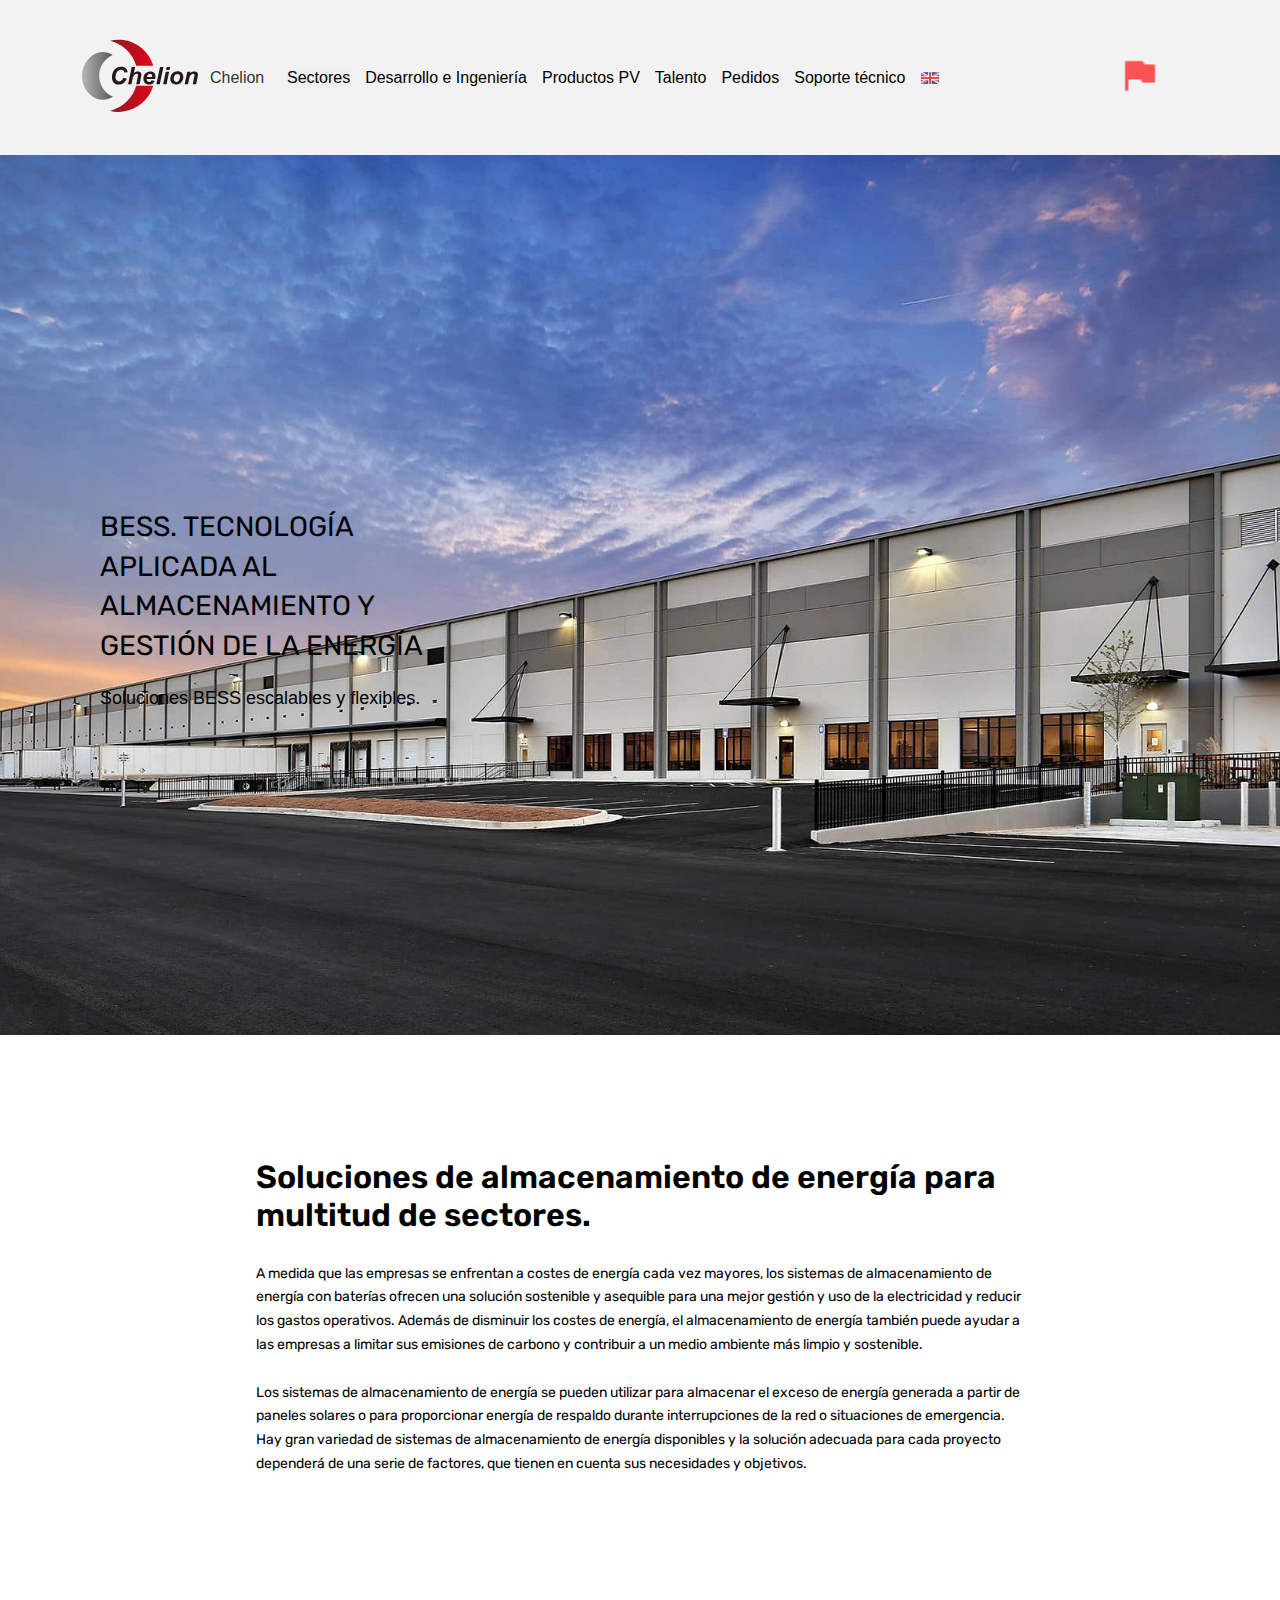
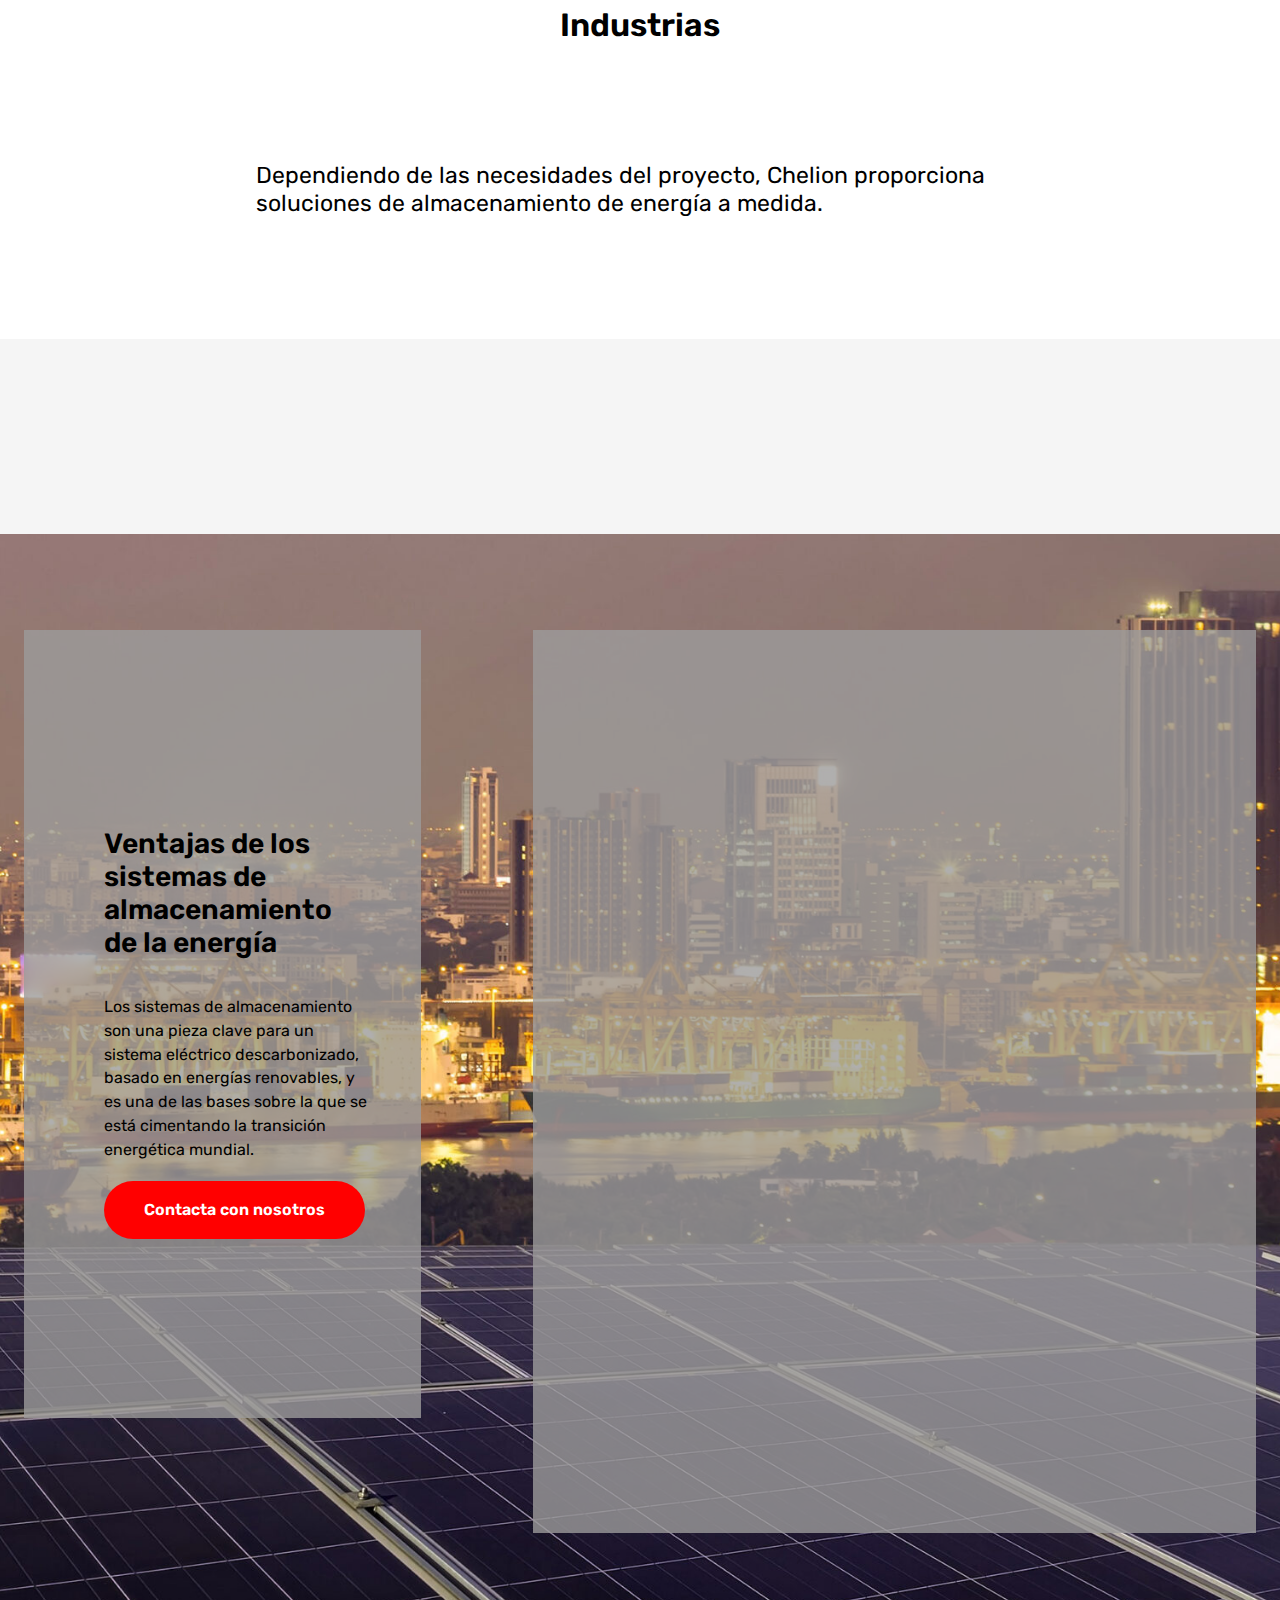
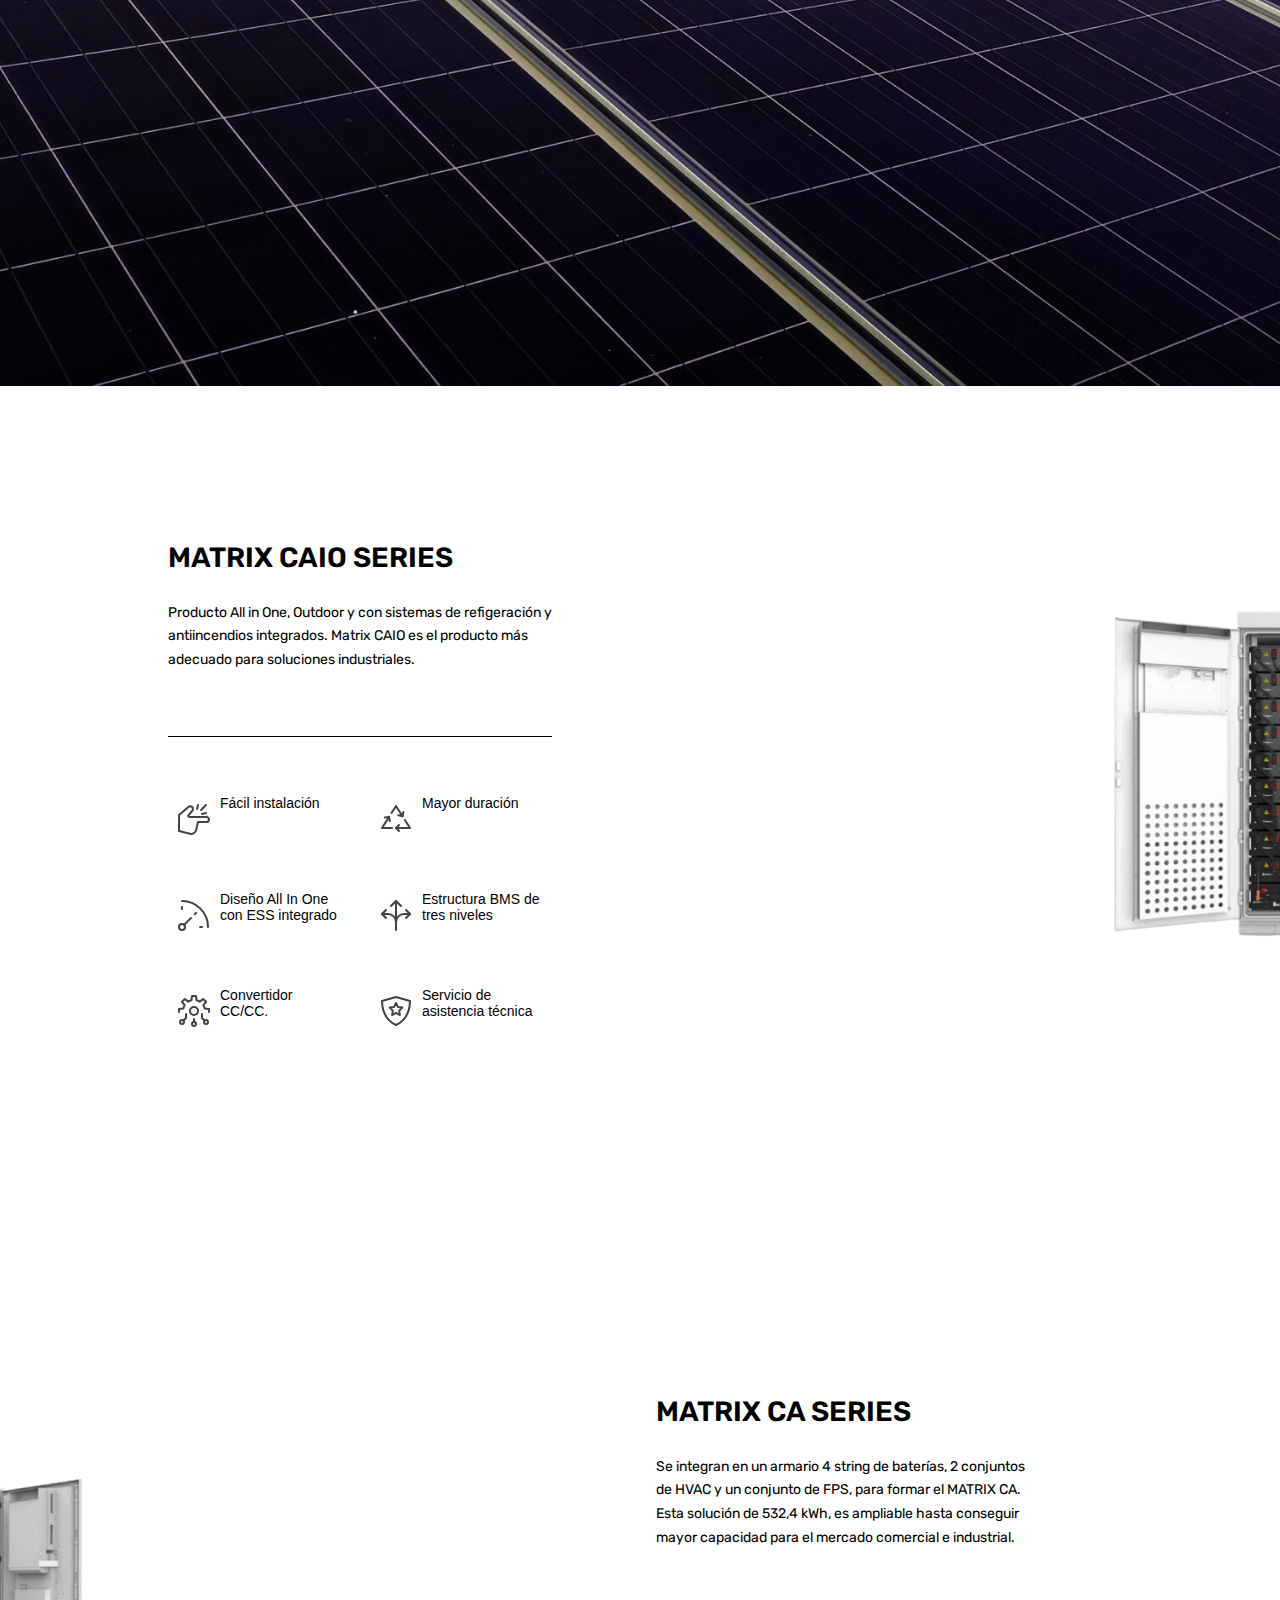
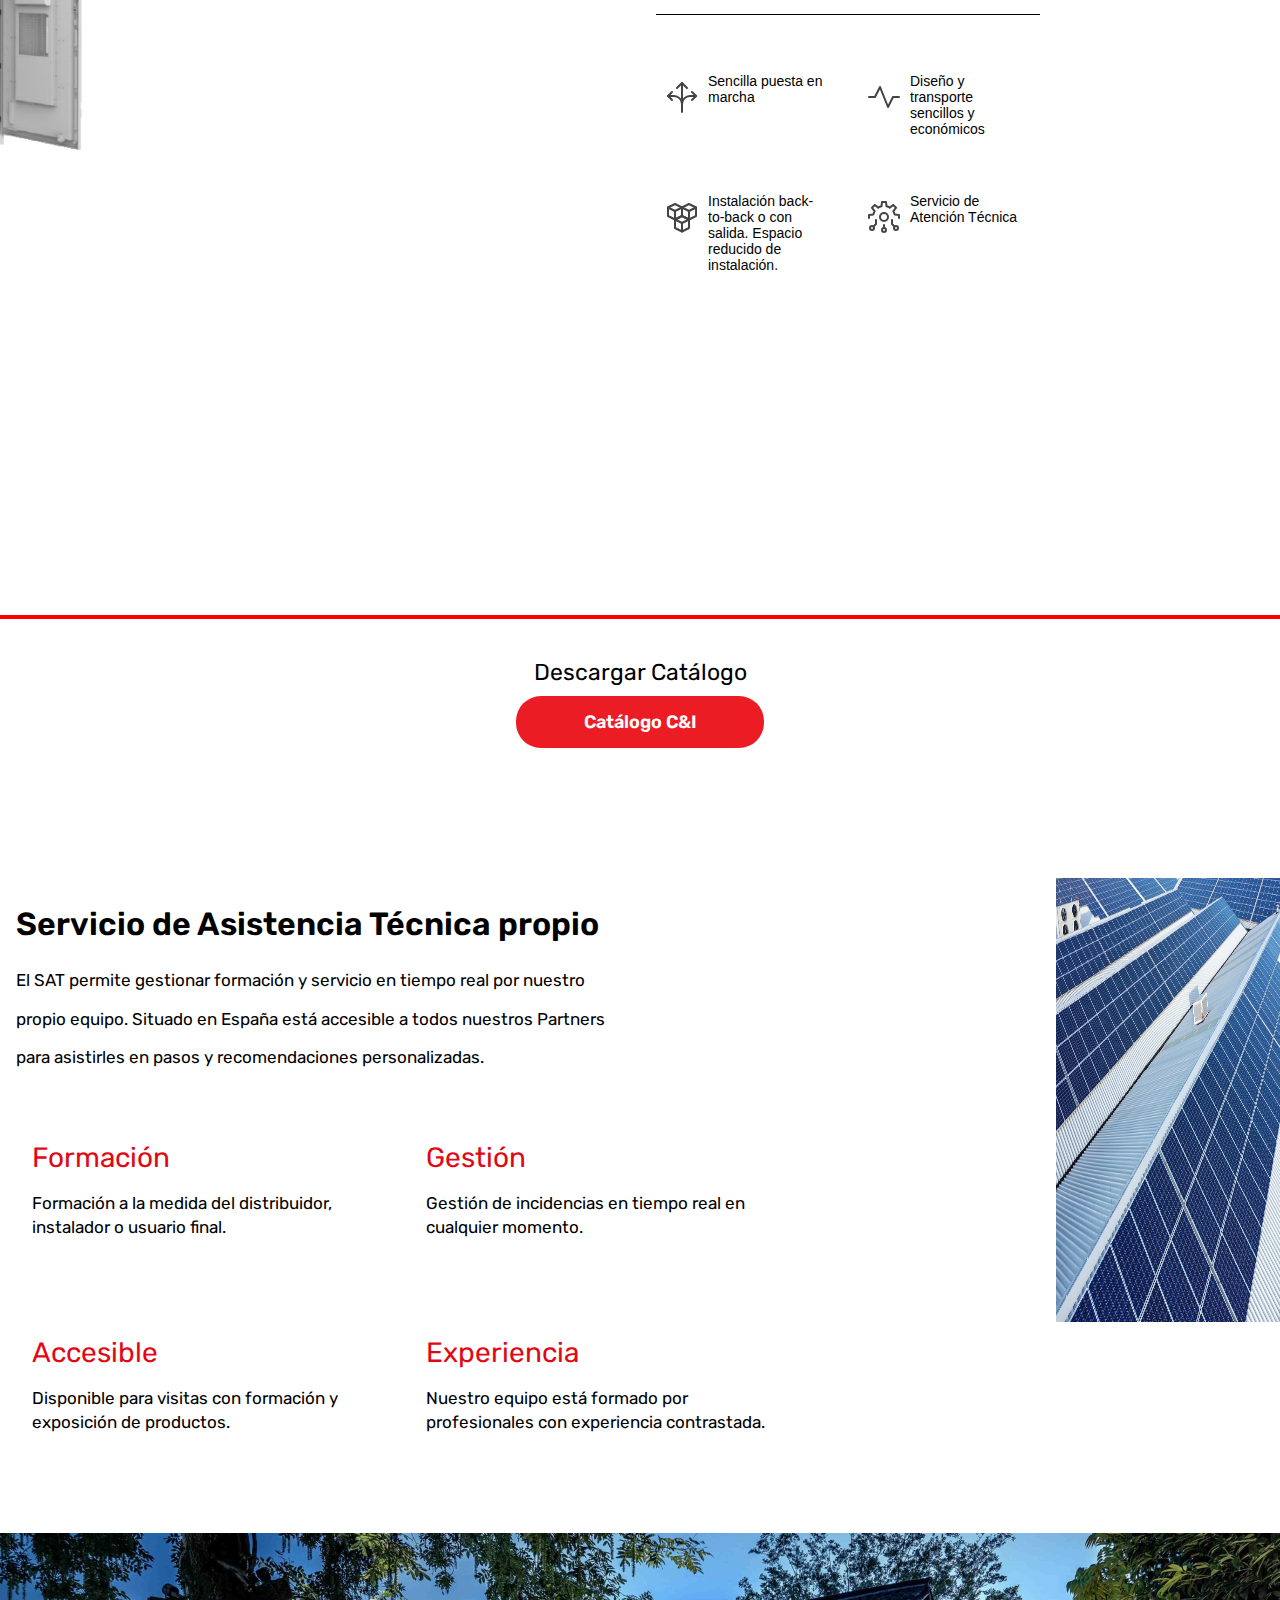
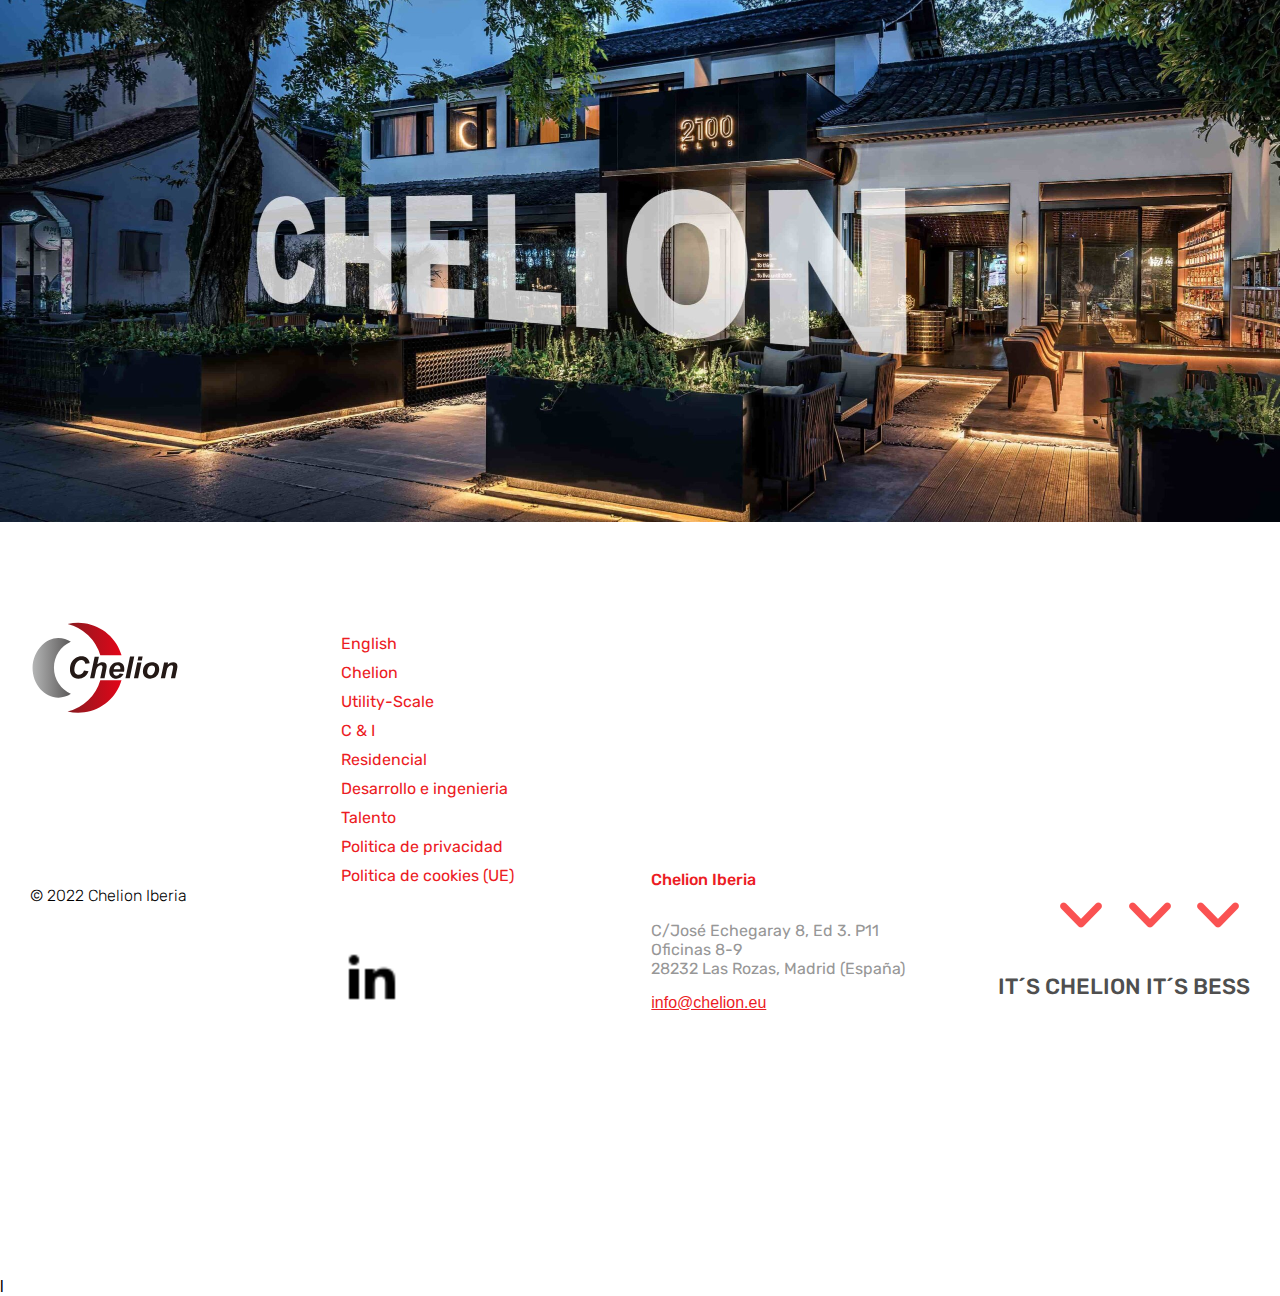
<file: views/comercial-industrial.html>
<!DOCTYPE html>
<html lang="en">
  <head>
    <meta charset="UTF-8" />
    <meta name="viewport" content="width=device-width, initial-scale=1.0" />
    <link rel="preconnect" href="https://fonts.googleapis.com" />
    <link rel="preconnect" href="https://fonts.gstatic.com" crossorigin />
    <link
      href="https://fonts.googleapis.com/css2?family=Rubik:ital,wght@0,300..900;1,300..900&display=swap"
      rel="stylesheet"
    />
    <title>C-I - Chelion</title>
    <link rel="stylesheet" href="../css/comercial-industrial-styles.css" />
  </head>
  <body>
    <header class="header">
      <div class="logo">
        <a href="/index.html">
          <img src="../assets/img/logo-chelion-color.svg" alt="Chelion Logo" />
        </a>
        <a href="./chelion.html" class="brand-name">Chelion</a>
      </div>
      <nav class="nav">
        <button class="dropdown-toggle">Sectores</button>
        <div class="dropdown-menu">
          <a href="./almacenamiento-solar.html">Almacenamiento Solar</a>
          <a href="./comercial-industrial.html">C & I</a>
          <a href="./residencial.html">Residencial</a>
        </div>
        <a href="./ingenieria-desarrollo.html">Desarrollo e Ingeniería</a>
        <a href="./productos-pv.html">Productos PV</a>
        <a href="./contacto.html">Talento</a>
        <a href="./distribuidores.html">Pedidos</a>
        <a href="./soporte-tecnico.html">Soporte técnico</a>
        <img src="../assets/img/icons8-british-flag-48.png" alt="Language" />
      </nav>
      <div class="icons-dropdown">
        <img
          src="../assets/img/icons8-flag-24.png"
          alt="Support"
          class="icons-button"
        />
        <div class="icons-menu">
          <a href="https://chelion.com.au/">Australia</a>
          <a href="https://www.chelion.us/">EE:UU</a>
          <a href="https://www.chelion.jp/">Japón</a>
          <a href="https://www.chelion.com/en_index.html">China</a>
          <a href="https://www.chelion.gr/">Grecia</a>
        </div>
      </div>
      <button id="burgerButton" class="burger-button">☰</button>
      <div class="burger-menu-dropdown" id="burgerMenuDropdown">
        <a href="./chelion.html">Chelion</a>
        <a href="./almacenamiento-solar.html">Almacenamiento Solar</a>
        <a href="./comercial-industrial.html">C & I</a>
        <a href="./residencial.html">Residencial</a>
        <a href="./ingenieria-desarrollo.html">Desarrollo e Ingeniería</a>
        <a href="./productos-pv.html">Productos PV</a>
        <a href="./contacto.html">Talento</a>
        <a href="./distribuidores.html">Pedidos</a>
        <a href="./soporte-tecnico.html">Soporte técnico</a>
        <a href="https://chelion.com.au/">Australia</a>
        <a href="https://www.chelion.us/">EE:UU</a>
        <a href="https://www.chelion.jp/">Japón</a>
        <a href="https://www.chelion.com/en_index.html">China</a>
        <a href="https://www.chelion.gr/">Grecia</a>
      </div>
    </header>
    <main>
      <section class="hero">
        <div class="hero-container">
          <h1>
            BESS. TECNOLOGÍA APLICADA AL ALMACENAMIENTO Y GESTIÓN DE LA ENERGÍA
          </h1>
          <p>Soluciones BESS escalables y flexibles.</p>
        </div>
      </section>
      <section class="solutions-container">
        <div class="solutions-section">
          <h2 class="solutions-title">
            Soluciones de almacenamiento de energía para multitud de sectores.
          </h2>
          <p class="solutions-text">
            A medida que las empresas se enfrentan a costes de energía cada vez
            mayores, los sistemas de almacenamiento de energía con baterías
            ofrecen una solución sostenible y asequible para una mejor gestión y
            uso de la electricidad y reducir los gastos operativos. Además de
            disminuir los costes de energía, el almacenamiento de energía
            también puede ayudar a las empresas a limitar sus emisiones de
            carbono y contribuir a un medio ambiente más limpio y sostenible.
            <br />
            <br />
            Los sistemas de almacenamiento de energía se pueden utilizar para
            almacenar el exceso de energía generada a partir de paneles solares
            o para proporcionar energía de respaldo durante interrupciones de la
            red o situaciones de emergencia. Hay gran variedad de sistemas de
            almacenamiento de energía disponibles y la solución adecuada para
            cada proyecto dependerá de una serie de factores, que tienen en
            cuenta sus necesidades y objetivos.
          </p>
        </div>
        <h2 class="industries-title">Industrias</h2>
        <p class="industries-description">
          Dependiendo de las necesidades del proyecto, Chelion proporciona
          soluciones de almacenamiento de energía a medida.
        </p>
        <div class="industries-section">
          <div class="industries-slider">
            <div class="industry-card">
              <img
                src="../assets/img/adobestock-314903000-scaled.jpeg"
                alt="Comercial"
              />
              <p class="industry-label">Comercial</p>
            </div>
            <div class="industry-card">
              <img
                src="../assets/img/solarpowerstation-smaller-scaled.jpg"
                alt="Transporte y Logística"
              />
              <p class="industry-label">Transporte y Logística</p>
            </div>
            <div class="industry-card">
              <img
                src="../assets/img/industria-educativa.jpeg"
                alt="Educación"
              />
              <p class="industry-label">Educación</p>
            </div>
            <div class="industry-card">
              <img
                id="retail"
                src="../assets/img/industria-comercial.jpeg"
                alt="Retail"
              />
              <p class="industry-label">Retail</p>
            </div>
            <div class="industry-card">
              <img
                src="../assets/img/industria-salud.jpeg"
                alt="Transporte y Logística"
              />
              <p class="industry-label">Salud</p>
            </div>
            <div class="industry-card">
              <img
                src="../assets/img/contacto-backgroundimage.jpg"
                alt="Transporte y Logística"
              />
              <p class="industry-label">Restauración</p>
            </div>
            <div class="industry-card">
              <img
                src="../assets/img/coche-electrico.jpg"
                alt="Transporte y Logística"
              />
              <p class="industry-label">Movilidad Eléctrica</p>
            </div>
            <div class="industry-card">
              <img
                src="../assets/img/cta-contacto.jpg"
                alt="Transporte y Logística"
              />
              <p class="industry-label">Industrial</p>
            </div>
          </div>
        </div>
      </section>
      <section class="container">
        <div class="left-side">
          <h1>Ventajas de los sistemas de almacenamiento de la energía</h1>
          <p>
            Los sistemas de almacenamiento son una pieza clave para un sistema
            eléctrico descarbonizado, basado en energías renovables, y es una de
            las bases sobre la que se está cimentando la transición energética
            mundial.
          </p>
          <a href="./contacto.html#contact">Contacta con nosotros</a>
        </div>
        <div class="right-side">
          <div class="grid-container">
            <div class="grid-item">
              <div class="item-header">
                <span class="number">1.</span>
                <span class="title">Disponibilidad</span>
              </div>
              <p>
                Energía gestionable para emplearla en el momento que sea
                necesaria.
              </p>
            </div>
            <div class="grid-item">
              <div class="item-header">
                <span class="number">2.</span>
                <span class="title">Fortaleza</span>
              </div>
              <p>
                Aplana la curva de consumo, da soporte a la red eléctrica y
                energía de respaldo ante fallos o cortes de suministro y
                evitando la reactiva.
              </p>
            </div>
            <div class="grid-item">
              <div class="item-header">
                <span class="number">3.</span>
                <span class="title">Integración</span>
              </div>
              <p>
                Complementa a la generación fotovoltaica y eólica cubriendo las
                horas en las que no hay luz solar o viento.
              </p>
            </div>
            <div class="grid-item">
              <div class="item-header">
                <span class="number">4.</span>
                <span class="title">Flexibilidad</span>
              </div>
              <p>
                Los Sistemas de Gestión de las baterías permiten adaptarse a la
                necesidad de la instalación.
              </p>
            </div>
            <div class="grid-item">
              <div class="item-header">
                <span class="number">5.</span>
                <span class="title">Sostenibilidad</span>
              </div>
              <p>
                Reducción de la huella de carbono, reduciendo el consumo
                eléctrico en grandes cantidades de potencia.
              </p>
            </div>
            <div class="grid-item">
              <div class="item-header">
                <span class="number">6.</span>
                <span class="title">Eficiencia</span>
              </div>
              <p>
                La tecnología de Ion Litio es eficiente y fiable. Reduce los
                costes de mantenimiento de los equipos y el OPEX de la
                instalación.
              </p>
            </div>
            <div class="grid-item">
              <div class="item-header">
                <span class="number">7.</span>
                <span class="title">Escalabilidad</span>
              </div>
              <p>
                Sistema modular, compacto y escalable, cabinas y contenedores
                estandarizados, que aportan flexibilidad ante cualquier
                necesidad de crecimiento de potencia y de energía, en cualquier
                rango de voltaje.
              </p>
            </div>
            <div class="grid-item">
              <div class="item-header">
                <span class="number">8.</span>
                <span class="title">Sencillez</span>
              </div>
              <p>
                Instalación y reemplazo sencillo, seguro y ágil. Asistencia
                personalizada con equipos especializados.
              </p>
            </div>
          </div>
        </div>
      </section>
      <section class="products-section">
        <div class="product-container">
          <div class="product-info-container-left">
            <div class="product-title">
              <h2>MATRIX CAIO SERIES</h2>
            </div>
            <div class="product-description">
              <p>
                Producto All in One, Outdoor y con sistemas de refigeración y
                antiincendios integrados. Matrix CAIO es el producto más
                adecuado para soluciones industriales.
              </p>
              <hr />
              <div class="product-features">
                <div class="feature-item">
                  <img src="../assets/img/finger-snap.svg" alt="" />
                  <span>Fácil instalación</span>
                </div>
                <div class="feature-item">
                  <img src="../assets/img/recycling.svg" alt="" />
                  <span>Mayor duración</span>
                </div>
                <div class="feature-item">
                  <img src="../assets/img/metrics.svg" alt="" />
                  <span>Diseño All In One con ESS integrado</span>
                </div>
                <div class="feature-item">
                  <img src="../assets/img/three-way-direction.svg" alt="" />
                  <span>Estructura BMS de tres niveles</span>
                </div>
                <div class="feature-item">
                  <img src="../assets/img/ups.svg" alt="" />
                  <span>Convertidor CC/CC.</span>
                </div>
                <div class="feature-item">
                  <img src="../assets/img/safety.svg" alt="" />
                  <span>Servicio de asistencia técnica</span>
                </div>
              </div>
            </div>
          </div>
          <div class="product-image-container-right">
            <img
              src="../assets/img/matrixcaio.png"
              alt="Producto"
              class="product-image"
            />
          </div>
        </div>
        <div class="product-container">
          <div class="product-image-container">
            <img
              src="../assets/img/matrixca.png"
              alt="Producto"
              class="product-image"
            />
          </div>
          <div class="product-info-container">
            <div class="product-title">
              <h2>MATRIX CA SERIES</h2>
            </div>
            <div class="product-description">
              <p>
                Se integran en un armario 4 string de baterías, 2 conjuntos de
                HVAC y un conjunto de FPS, para formar el MATRIX CA. Esta
                solución de 532,4 kWh, es ampliable hasta conseguir mayor
                capacidad para el mercado comercial e industrial.
              </p>
              <hr />
              <div class="product-features">
                <div class="feature-item">
                  <img src="../assets/img/three-way-direction.svg" alt="" />
                  <span>Sencilla puesta en marcha</span>
                </div>
                <div class="feature-item">
                  <img src="../assets/img/pulse.svg" alt="" />
                  <span>Diseño y transporte sencillos y económicos</span>
                </div>
                <div class="feature-item">
                  <img src="../assets/img/modules.svg" alt="" />
                  <span
                    >Instalación back-to-back o con salida. Espacio reducido de
                    instalación.</span
                  >
                </div>
                <div class="feature-item">
                  <img src="../assets/img/ups.svg" alt="" />
                  <span>Servicio de Atención Técnica</span>
                </div>
              </div>
            </div>
          </div>
        </div>
      </section>
      <section class="download-section">
        <div class="download-container">
          <div class="red-line"></div>
          <div class="download-info">
            <h2>Descargar Catálogo</h2>
          </div>
          <a href="#" class="download-button">Catálogo C&I</a>
        </div>
      </section>
      <section class="tech-service-container">
        <div class="tech-service-content">
          <div class="text-section">
            <h2 class="tech-title">Servicio de Asistencia Técnica propio</h2>
            <p class="tech-description">
              El SAT permite gestionar formación y servicio en tiempo real por
              nuestro propio equipo. Situado en España está accesible a todos
              nuestros Partners para asistirles en pasos y recomendaciones
              personalizadas.
            </p>
            <div class="features">
              <div class="feature">
                <h3 class="feature-title">Formación</h3>
                <p class="feature-description">
                  Formación a la medida del distribuidor, instalador o usuario
                  final.
                </p>
              </div>
              <div class="feature">
                <h3 class="feature-title">Gestión</h3>
                <p class="feature-description">
                  Gestión de incidencias en tiempo real en cualquier momento.
                </p>
              </div>
              <div class="feature">
                <h3 class="feature-title">Accesible</h3>
                <p class="feature-description">
                  Disponible para visitas con formación y exposición de
                  productos.
                </p>
              </div>
              <div class="feature">
                <h3 class="feature-title">Experiencia</h3>
                <p class="feature-description">
                  Nuestro equipo está formado por profesionales con experiencia
                  contrastada.
                </p>
              </div>
            </div>
          </div>
          <div class="image-section">
            <img
              src="../assets/img/chelion-app-.png"
              alt="Celular"
              class="phone-image"
            />
            <img
              src="../assets/img/solar-energy.jpg"
              alt="Paneles Solares"
              class="solar-image"
            />
          </div>
        </div>
      </section>
      <section class="chelion-container">
        <img
          src="../assets/img/chelion-c-i-123-scaled.jpg"
          alt="Imagen de coche blanco"
          class="chelion-image"
        />
      </section>
    </main>
    <footer class="footer">
      <div class="footer-container">
        <div class="footer-logo">
          <img
            class="logo-footer"
            src="../assets/img/logo-chelion-color.svg"
            alt="Logo Chelion"
          />
          <p class="copyright">© 2022 Chelion Iberia</p>
        </div>
        <div class="footer-links">
          <ul>
            <li><a href="#">English</a></li>
            <li><a href="./chelion.html">Chelion</a></li>
            <li><a href="./almacenamiento-solar.html">Utility-Scale</a></li>
            <li><a href="./comercial-industrial.html">C & I</a></li>
            <li><a href="./residencial.html">Residencial</a></li>
            <li>
              <a href="./ingenieria-desarrollo.html">Desarrollo e ingenieria</a>
            </li>
            <li><a href="./contacto.html">Talento</a></li>
            <li><a href="#">Politica de privacidad</a></li>
            <li><a href="#">Politica de cookies (UE)</a></li>
            <li class="linkedin-li">
              <a href="https://www.linkedin.com/"
                ><img src="../assets/img/icons-linkedin-30.png" alt="linkedin"
              /></a>
            </li>
          </ul>
        </div>
        <div class="chelion-address-container">
          <p class="chelion-name">Chelion Iberia</p>
          <p class="chelion-address">
            C/José Echegaray 8, Ed 3. P11<br />Oficinas 8-9<br />28232 Las
            Rozas, Madrid (España)
          </p>
          <a href="mailto:info@chelion.eu">info@chelion.eu</a>
        </div>
        <div class="chelion-slogan-container">
          <div class="arrows-container">
            <img
              class="arrows"
              src="../assets/img/icons8-down-arrow-64.png"
              alt="arrows"
            />
            <img
              class="arrows"
              src="../assets/img/icons8-down-arrow-64.png"
              alt="arrows"
            />
            <img
              class="arrows"
              src="../assets/img/icons8-down-arrow-64.png"
              alt="arrows"
            />
          </div>
          <p>IT´S CHELION IT´S BESS</p>
        </div>
      </div>
    </footer>

    <!-- Dropdown menú -->
    <script>
      document.addEventListener("DOMContentLoaded", function () {
        const dropdownToggle = document.querySelector(".dropdown-toggle");
        const dropdownMenu = document.querySelector(".dropdown-menu");
        const navLinks = document.querySelectorAll(".nav a");

        dropdownToggle.addEventListener("click", function (e) {
          e.preventDefault();
          dropdownToggle.classList.toggle("active");
        });

        navLinks.forEach((link) => {
          link.addEventListener("click", function () {
            dropdownToggle.classList.remove("active");
          });
        });

        document.addEventListener("click", function (e) {
          if (
            !dropdownToggle.contains(e.target) &&
            !dropdownMenu.contains(e.target)
          ) {
            dropdownToggle.classList.remove("active");
          }
        });
      });
    </script>

    <!-- Dropdown menú flag -->
    <script>
      document.addEventListener("DOMContentLoaded", function () {
        const iconsButton = document.querySelector(".icons-button");
        const iconsMenu = document.querySelector(".icons-menu");

        iconsButton.addEventListener("click", function (e) {
          e.preventDefault();
          iconsButton.classList.toggle("active");
        });

        document.addEventListener("click", function (e) {
          if (
            !iconsButton.contains(e.target) &&
            !iconsMenu.contains(e.target)
          ) {
            iconsButton.classList.remove("active");
          }
        });
      });
    </script>

    <!-- Burger menú -->
    <script>
      document.addEventListener("DOMContentLoaded", function () {
        const burgerButton = document.getElementById("burgerButton");
        const burgerMenuDropdown =
          document.getElementById("burgerMenuDropdown");

        burgerButton.addEventListener("click", function (e) {
          e.preventDefault();
          burgerMenuDropdown.classList.toggle("active"); // Toggle the 'active' class
        });

        const burgerMenuLinks = document.querySelectorAll(
          ".burger-menu-dropdown a"
        );

        burgerMenuLinks.forEach((link) => {
          link.addEventListener("click", function () {
            burgerMenuDropdown.classList.remove("active");
          });
        });

        document.addEventListener("click", function (e) {
          if (
            !burgerButton.contains(e.target) &&
            !burgerMenuDropdown.contains(e.target)
          ) {
            burgerMenuDropdown.classList.remove("active");
          }
        });
      });
    </script>

    <!-- Header animation -->
    <script>
      document.addEventListener("DOMContentLoaded", () => {
        const logo = document.querySelector(".logo");
        const nav = document.querySelector(".nav");

        logo.style.animationDelay = "0.2s";
        nav.style.animationDelay = "0.2s";
      });
    </script>

    <!-- Info animation -->
    <script>
      document.addEventListener("DOMContentLoaded", function () {
        const gridItems = document.querySelectorAll(".grid-item");

        function handleScroll() {
          gridItems.forEach((item) => {
            const itemPosition = item.getBoundingClientRect().top;
            const screenPosition = window.innerHeight / 1.3;

            if (itemPosition < screenPosition) {
              item.style.transition =
                "transform 1s ease-out, opacity 1s ease-out";
              item.style.transform = "translateX(0)";
              item.style.opacity = "1";
            } else {
              item.style.transition =
                "transform 1s ease-out, opacity 1s ease-out";
              item.style.transform = "translateX(100%)";
              item.style.opacity = "0";
            }
          });
        }

        window.addEventListener("scroll", handleScroll);
        handleScroll();
      });
    </script>

    <!-- Products grid animation -->
    <script>
      document.addEventListener("DOMContentLoaded", function () {
        const productContainers =
          document.querySelectorAll(".product-container");

        function handleScroll() {
          productContainers.forEach((container) => {
            const itemPosition = container.getBoundingClientRect().top;
            const screenPosition = window.innerHeight / 1.3;

            if (itemPosition < screenPosition) {
              container.style.transition = "opacity 1s ease-out";
              container.style.opacity = "1";

              const leftImage = container.querySelector(
                ".product-image-container"
              );
              const rightImage = container.querySelector(
                ".product-image-container-right"
              );

              if (leftImage) {
                leftImage.style.transition =
                  "transform 1s ease-out, opacity 1s ease-out";
                leftImage.style.transform = "translateX(0)";
                leftImage.style.opacity = "1";
              }

              if (rightImage) {
                rightImage.style.transition =
                  "transform 1s ease-out, opacity 1s ease-out";
                rightImage.style.transform = "translateX(0)";
                rightImage.style.opacity = "1";
              }
            }
          });
        }

        window.addEventListener("scroll", handleScroll);
        handleScroll();
      });
    </script>

    <!-- Download catalogue -->
    <script>
      document.addEventListener("DOMContentLoaded", function () {
        const downloadButton = document.querySelector(".download-button");

        downloadButton.addEventListener("click", function () {
          const link = document.createElement("a");
          link.href = "../utils/c-i.pdf"; // Adjust the path if necessary
          link.download = "c-i.pdf";
          document.body.appendChild(link);
          link.click();
          document.body.removeChild(link);
        });
      });
    </script>

    <!-- Tech service animation -->
    <script>
      document.addEventListener("DOMContentLoaded", function () {
        const phoneImage = document.querySelector(".phone-image");

        function handleScroll() {
          const windowWidth = window.innerWidth;

          if (windowWidth > 576) {
            const itemPosition = phoneImage.getBoundingClientRect().top;
            const screenPosition = window.innerHeight / 1.3;

            if (itemPosition < screenPosition) {
              phoneImage.style.transition =
                "transform 1s ease-out, opacity 1s ease-out";
              phoneImage.style.transform = "translateY(0)";
              phoneImage.style.opacity = "1";
            } else {
              phoneImage.style.transition =
                "transform 1s ease-out, opacity 1s ease-out";
              phoneImage.style.transform = "translateY(-100%)";
              phoneImage.style.opacity = "0";
            }
          } else {
            phoneImage.style.transition = "";
            phoneImage.style.transform = "translateY(0)";
            phoneImage.style.opacity = "1";
          }
        }

        window.addEventListener("scroll", handleScroll);
        window.addEventListener("resize", handleScroll);
        handleScroll();
      });
    </script>

    <script>
      document.addEventListener("DOMContentLoaded", function () {
        const industryCards = document.querySelectorAll(".industry-card");

        function handleScroll() {
          industryCards.forEach((card) => {
            const cardPosition = card.getBoundingClientRect().top;
            const screenPosition = window.innerHeight / 1.3;

            if (cardPosition < screenPosition) {
              card.style.opacity = "1";
              card.style.transform = "translateX(0)";
            }
          });
        }

        window.addEventListener("scroll", handleScroll);
        handleScroll(); // Run on load in case elements are already in view
      });
    </script>
  </body>
</html>
l
</file>
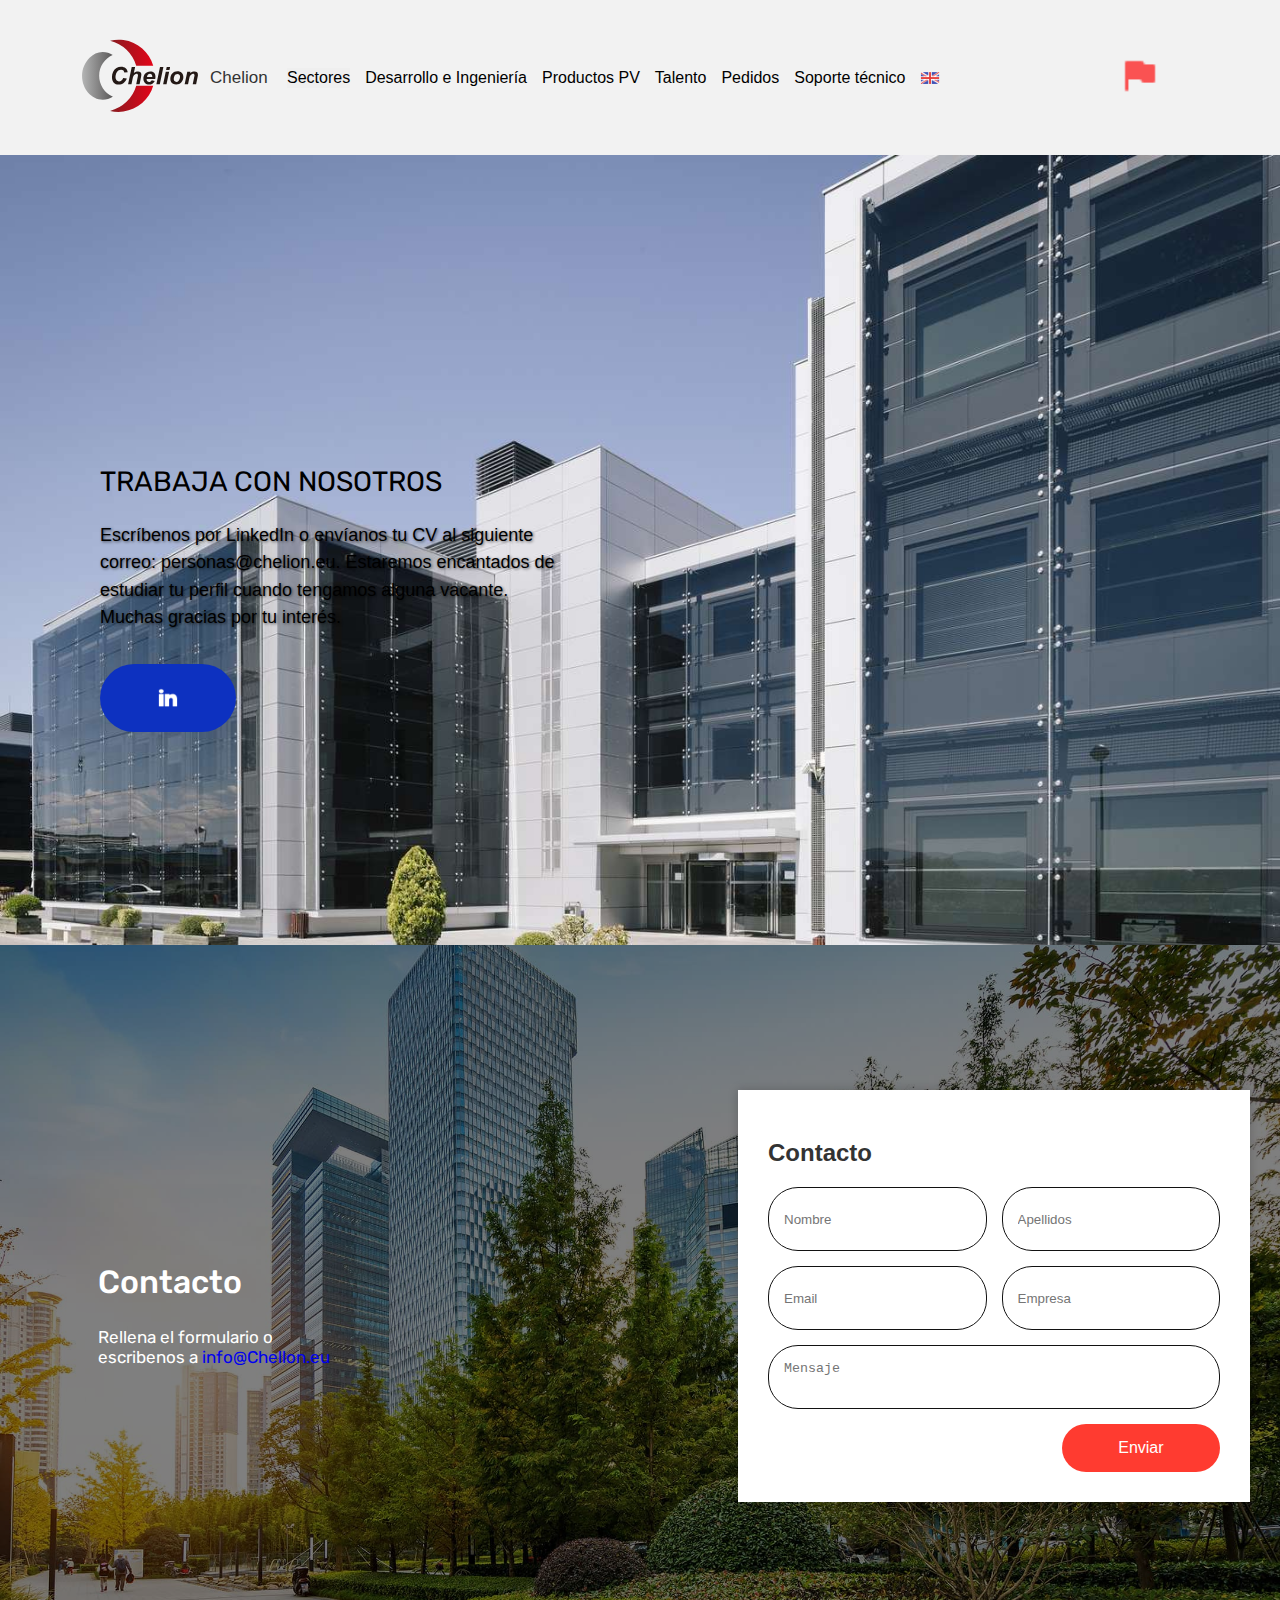
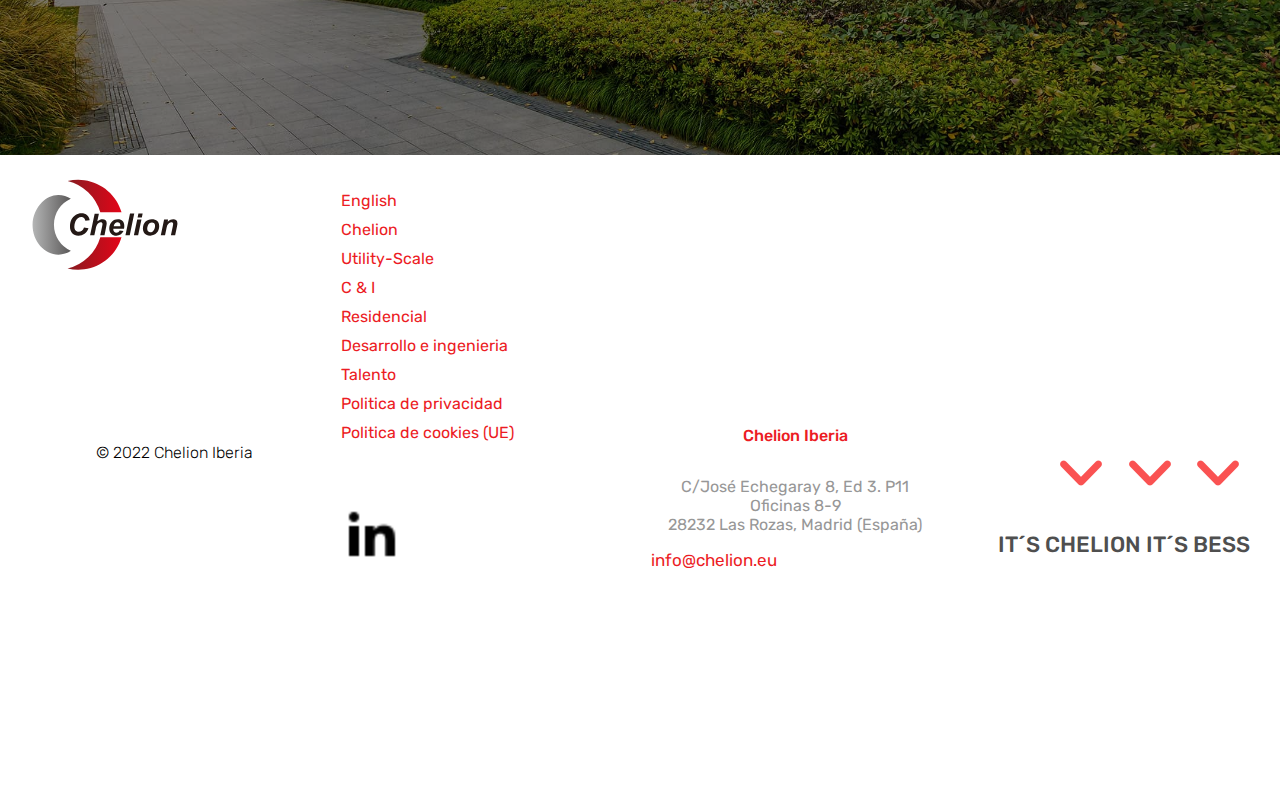
<file: views/contacto.html>
<!DOCTYPE html>
<html lang="en">
  <head>
    <meta charset="UTF-8" />
    <meta name="viewport" content="width=device-width, initial-scale=1.0" />
    <link rel="preconnect" href="https://fonts.googleapis.com" />
    <link rel="preconnect" href="https://fonts.gstatic.com" crossorigin />
    <link
      href="https://fonts.googleapis.com/css2?family=Rubik:ital,wght@0,300..900;1,300..900&display=swap"
      rel="stylesheet"
    />
    <title>Contacto - Chelion</title>
    <link rel="stylesheet" href="../css/contacto-styles.css" />
  </head>
  <body>
    <header class="header">
      <div class="logo">
        <a href="/index.html">
          <img src="../assets/img/logo-chelion-color.svg" alt="Chelion Logo" />
        </a>
        <a href="./chelion.html" class="brand-name">Chelion</a>
      </div>
      <nav class="nav">
        <button class="dropdown-toggle">Sectores</button>
        <div class="dropdown-menu">
          <a href="./almacenamiento-solar.html">Almacenamiento Solar</a>
          <a href="./comercial-industrial.html">C & I</a>
          <a href="./residencial.html">Residencial</a>
        </div>
        <a href="./ingenieria-desarrollo.html">Desarrollo e Ingeniería</a>
        <a href="./productos-pv.html">Productos PV</a>
        <a href="./contacto.html">Talento</a>
        <a href="./distribuidores.html">Pedidos</a>
        <a href="./soporte-tecnico.html">Soporte técnico</a>
        <img src="../assets/img/icons8-british-flag-48.png" alt="Language" />
      </nav>
      <div class="icons-dropdown">
        <img
          src="../assets/img/icons8-flag-24.png"
          alt="Support"
          class="icons-button"
        />
        <div class="icons-menu">
          <a href="https://chelion.com.au/">Australia</a>
          <a href="https://www.chelion.us/">EE:UU</a>
          <a href="https://www.chelion.jp/">Japón</a>
          <a href="https://www.chelion.com/en_index.html">China</a>
          <a href="https://www.chelion.gr/">Grecia</a>
        </div>
      </div>
      <button id="burgerButton" class="burger-button">☰</button>
      <div class="burger-menu-dropdown" id="burgerMenuDropdown">
        <a href="./chelion.html">Chelion</a>
        <a href="./almacenamiento-solar.html">Almacenamiento Solar</a>
        <a href="./comercial-industrial.html">C & I</a>
        <a href="./residencial.html">Residencial</a>
        <a href="./ingenieria-desarrollo.html">Desarrollo e Ingeniería</a>
        <a href="./productos-pv.html">Productos PV</a>
        <a href="./contacto.html">Talento</a>
        <a href="./distribuidores.html">Pedidos</a>
        <a href="./soporte-tecnico.html">Soporte técnico</a>
        <a href="https://chelion.com.au/">Australia</a>
        <a href="https://www.chelion.us/">EE:UU</a>
        <a href="https://www.chelion.jp/">Japón</a>
        <a href="https://www.chelion.com/en_index.html">China</a>
        <a href="https://www.chelion.gr/">Grecia</a>
      </div>
    </header>
    <main>
      <section class="hero">
        <div class="hero-container">
          <h1>TRABAJA CON NOSOTROS</h1>
          <p>
            Escríbenos por LinkedIn o envíanos tu CV al siguiente correo:
            personas@chelion.eu. Estaremos encantados de estudiar tu perfil
            cuando tengamos alguna vacante. Muchas gracias por tu interés.
          </p>
          <a
            href="https://www.linkedin.com"
            target="_blank"
            class="linkedin-button"
          >
            <img
              class="linkedin-icon"
              src="../assets/img/icons8-linkedin-2-50.png"
              alt="linkedin"
            />
          </a>
        </div>
      </section>
      <section id="contact" class="contact-container">
        <div class="contact-section">
          <div class="contact-info-container">
            <h2>Contacto</h2>
            <p>
              Rellena el formulario o escribenos a
              <a href="mailto:info@Chellon.eu">info@Chellon.eu</a>
            </p>
          </div>
          <div class="main-form-container">
            <div class="contact-form-container">
              <h2>Contacto</h2>
              <form class="contact-form">
                <div class="input-group">
                  <input type="text" name="name" placeholder="Nombre" />
                  <input type="text" name="surname" placeholder="Apellidos" />
                </div>
                <div class="input-group">
                  <input type="email" name="email" placeholder="Email" />
                  <input type="text" name="company" placeholder="Empresa" />
                </div>
                <div class="input-group">
                  <textarea name="message" placeholder="Mensaje"></textarea>
                </div>
                <div class="submit-button-container">
                  <button class="submit-button" type="submit">Enviar</button>
                </div>
              </form>
            </div>
          </div>
        </div>
      </section>
    </main>
    <footer class="footer">
      <div class="footer-container">
        <div class="footer-logo">
          <img
            class="logo-footer"
            src="../assets/img/logo-chelion-color.svg"
            alt="Logo Chelion"
          />
          <p class="copyright">© 2022 Chelion Iberia</p>
        </div>
        <div class="footer-links">
          <ul>
            <li><a href="#">English</a></li>
            <li><a href="./chelion.html">Chelion</a></li>
            <li><a href="./almacenamiento-solar.html">Utility-Scale</a></li>
            <li><a href="./comercial-industrial.html">C & I</a></li>
            <li><a href="./residencial.html">Residencial</a></li>
            <li>
              <a href="./ingenieria-desarrollo.html">Desarrollo e ingenieria</a>
            </li>
            <li><a href="./contacto.html">Talento</a></li>
            <li><a href="#">Politica de privacidad</a></li>
            <li><a href="#">Politica de cookies (UE)</a></li>
            <li class="linkedin-li">
              <a href="https://www.linkedin.com/"
                ><img src="../assets/img/icons-linkedin-30.png" alt="linkedin"
              /></a>
            </li>
          </ul>
        </div>
        <div class="chelion-address-container">
          <p class="chelion-name">Chelion Iberia</p>
          <p class="chelion-address">
            C/José Echegaray 8, Ed 3. P11<br />Oficinas 8-9<br />28232 Las
            Rozas, Madrid (España)
          </p>
          <a href="mailto:info@chelion.eu">info@chelion.eu</a>
        </div>
        <div class="chelion-slogan-container">
          <div class="arrows-container">
            <img
              class="arrows"
              src="../assets/img/icons8-down-arrow-64.png"
              alt="arrows"
            />
            <img
              class="arrows"
              src="../assets/img/icons8-down-arrow-64.png"
              alt="arrows"
            />
            <img
              class="arrows"
              src="../assets/img/icons8-down-arrow-64.png"
              alt="arrows"
            />
          </div>
          <p>IT´S CHELION IT´S BESS</p>
        </div>
      </div>
    </footer>

    <!-- Dropdown menú -->
    <script>
      document.addEventListener("DOMContentLoaded", function () {
        const dropdownToggle = document.querySelector(".dropdown-toggle");
        const dropdownMenu = document.querySelector(".dropdown-menu");
        const navLinks = document.querySelectorAll(".nav a");

        dropdownToggle.addEventListener("click", function (e) {
          e.preventDefault();
          dropdownToggle.classList.toggle("active");
        });

        navLinks.forEach((link) => {
          link.addEventListener("click", function () {
            dropdownToggle.classList.remove("active");
          });
        });

        document.addEventListener("click", function (e) {
          if (
            !dropdownToggle.contains(e.target) &&
            !dropdownMenu.contains(e.target)
          ) {
            dropdownToggle.classList.remove("active");
          }
        });
      });
    </script>

    <!-- Dropdown menú flag -->
    <script>
      document.addEventListener("DOMContentLoaded", function () {
        const iconsButton = document.querySelector(".icons-button");
        const iconsMenu = document.querySelector(".icons-menu");

        iconsButton.addEventListener("click", function (e) {
          e.preventDefault();
          iconsButton.classList.toggle("active");
        });

        document.addEventListener("click", function (e) {
          if (
            !iconsButton.contains(e.target) &&
            !iconsMenu.contains(e.target)
          ) {
            iconsButton.classList.remove("active");
          }
        });
      });
    </script>

    <!-- Burger menú -->
    <script>
      document.addEventListener("DOMContentLoaded", function () {
        const burgerButton = document.getElementById("burgerButton");
        const burgerMenuDropdown =
          document.getElementById("burgerMenuDropdown");

        burgerButton.addEventListener("click", function (e) {
          e.preventDefault();
          burgerMenuDropdown.classList.toggle("active"); // Toggle the 'active' class
        });

        const burgerMenuLinks = document.querySelectorAll(
          ".burger-menu-dropdown a"
        );

        burgerMenuLinks.forEach((link) => {
          link.addEventListener("click", function () {
            burgerMenuDropdown.classList.remove("active");
          });
        });

        document.addEventListener("click", function (e) {
          if (
            !burgerButton.contains(e.target) &&
            !burgerMenuDropdown.contains(e.target)
          ) {
            burgerMenuDropdown.classList.remove("active");
          }
        });
      });
    </script>

    <!-- Header animation -->
    <script>
      document.addEventListener("DOMContentLoaded", () => {
        const logo = document.querySelector(".logo");
        const nav = document.querySelector(".nav");

        logo.style.animationDelay = "0.2s";
        nav.style.animationDelay = "0.2s";
      });
    </script>

    <!-- Form handler -->
    <script src="https://cdn.emailjs.com/dist/email.min.js"></script>
    <script>
      (function () {
        // Initialize EmailJS
        emailjs.init("YOUR_USER_ID");

        document
          .getElementById("contactForm")
          .addEventListener("submit", function (event) {
            event.preventDefault();

            // Capture form data
            const name = event.target.name.value;
            const email = event.target.email.value;
            const company = event.target.company.value;
            const message = event.target.message.value;

            // Define email parameters
            const templateParams = {
              from_name: name,
              from_email: email,
              company: company,
              message: message,
              to_email: "ivanjtrejoc@gmail.com"
            };

            // Send email using EmailJS
            emailjs
              .send("YOUR_SERVICE_ID", "YOUR_TEMPLATE_ID", templateParams)
              .then(
                function (response) {
                  console.log("SUCCESS!", response.status, response.text);
                  alert("Email enviado exitosamente!");
                },
                function (error) {
                  console.log("FAILED...", error);
                  alert(
                    "Error al enviar el email. Por favor, inténtalo de nuevo."
                  );
                }
              );
          });
      })();
    </script>
  </body>
</html>
</file>
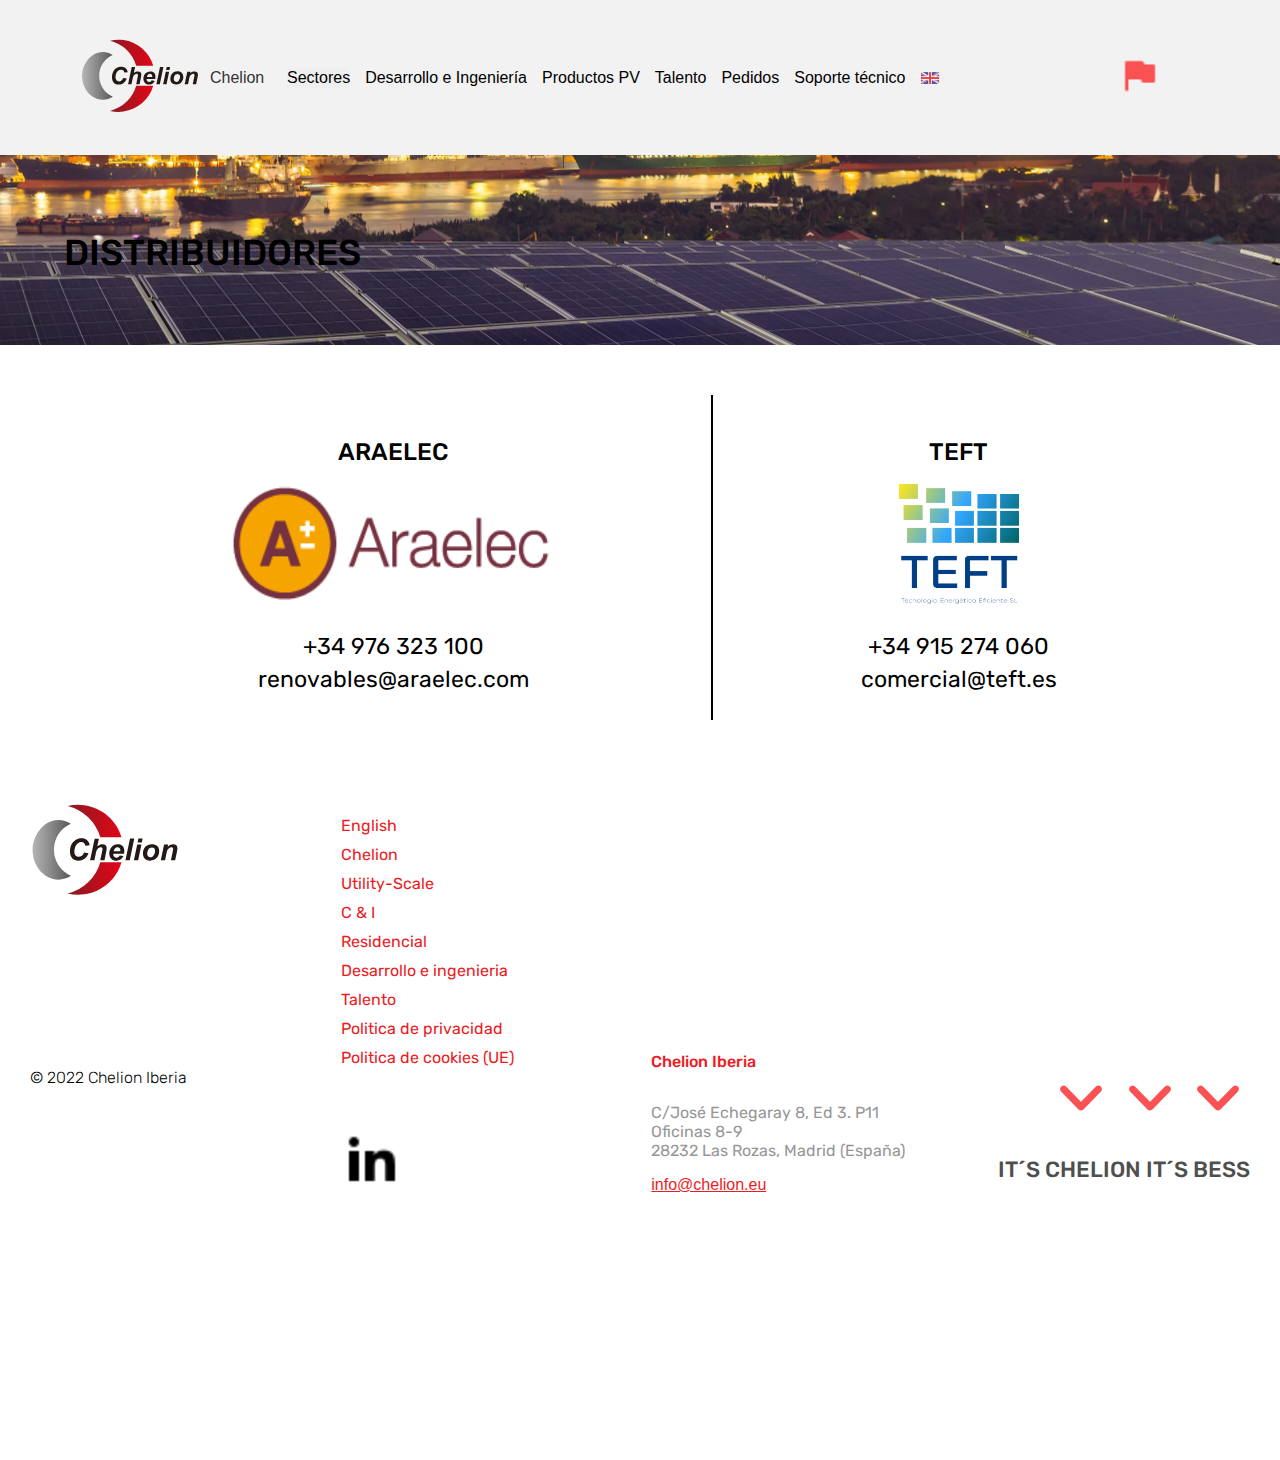
<file: views/distribuidores.html>
<!DOCTYPE html>
<html lang="en">
  <head>
    <meta charset="UTF-8" />
    <meta name="viewport" content="width=device-width, initial-scale=1.0" />
    <link rel="preconnect" href="https://fonts.googleapis.com" />
    <link rel="preconnect" href="https://fonts.gstatic.com" crossorigin />
    <link
      href="https://fonts.googleapis.com/css2?family=Rubik:ital,wght@0,300..900;1,300..900&display=swap"
      rel="stylesheet"
    />
    <title>Distribuidores - Chelion</title>
    <link rel="stylesheet" href="../css/distribuidores-styles.css" />
  </head>
  <body>
    <header class="header">
      <div class="logo">
        <a href="/index.html">
          <img src="../assets/img/logo-chelion-color.svg" alt="Chelion Logo" />
        </a>
        <a href="./chelion.html" class="brand-name">Chelion</a>
      </div>
      <nav class="nav">
        <button class="dropdown-toggle">Sectores</button>
        <div class="dropdown-menu">
          <a href="./almacenamiento-solar.html">Almacenamiento Solar</a>
          <a href="./comercial-industrial.html">C & I</a>
          <a href="./residencial.html">Residencial</a>
        </div>
        <a href="./ingenieria-desarrollo.html">Desarrollo e Ingeniería</a>
        <a href="./productos-pv.html">Productos PV</a>
        <a href="./contacto.html">Talento</a>
        <a href="./distribuidores.html">Pedidos</a>
        <a href="./soporte-tecnico.html">Soporte técnico</a>
        <img src="../assets/img/icons8-british-flag-48.png" alt="Language" />
      </nav>
      <div class="icons-dropdown">
        <img
          src="../assets/img/icons8-flag-24.png"
          alt="Support"
          class="icons-button"
        />
        <div class="icons-menu">
          <a href="https://chelion.com.au/">Australia</a>
          <a href="https://www.chelion.us/">EE:UU</a>
          <a href="https://www.chelion.jp/">Japón</a>
          <a href="https://www.chelion.com/en_index.html">China</a>
          <a href="https://www.chelion.gr/">Grecia</a>
        </div>
      </div>
      <button id="burgerButton" class="burger-button">☰</button>
      <div class="burger-menu-dropdown" id="burgerMenuDropdown">
        <a href="./chelion.html">Chelion</a>
        <a href="./almacenamiento-solar.html">Almacenamiento Solar</a>
        <a href="./comercial-industrial.html">C & I</a>
        <a href="./residencial.html">Residencial</a>
        <a href="./ingenieria-desarrollo.html">Desarrollo e Ingeniería</a>
        <a href="./productos-pv.html">Productos PV</a>
        <a href="./contacto.html">Talento</a>
        <a href="./distribuidores.html">Pedidos</a>
        <a href="./soporte-tecnico.html">Soporte técnico</a>
        <a href="https://chelion.com.au/">Australia</a>
        <a href="https://www.chelion.us/">EE:UU</a>
        <a href="https://www.chelion.jp/">Japón</a>
        <a href="https://www.chelion.com/en_index.html">China</a>
        <a href="https://www.chelion.gr/">Grecia</a>
      </div>
    </header>
    <main>
      <section class="dealers-section">
        <div class="dealers-title">
          <h2>DISTRIBUIDORES</h2>
        </div>
        <div class="dealers-content">
          <div class="dealer">
            <h3>ARAELEC</h3>
            <img
              class="dealer-araelec"
              src="../assets/img/mesa-de-trabajo-1.png"
              alt="Araelec Logo"
            />
            <p>+34 976 323 100</p>
            <p>
              <a href="mailto:renovables@araelec.com">renovables@araelec.com</a>
            </p>
          </div>
          <div class="vertical-line"></div>
          <div class="dealer">
            <h3>TEFT</h3>
            <img
              class="dealer-teft"
              src="../assets/img/teft-logo-blue-empty.png"
              alt="Teft Logo"
            />
            <p>+34 915 274 060</p>
            <p><a href="mailto:comercial@teft.es">comercial@teft.es</a></p>
          </div>
        </div>
      </section>
    </main>
    <footer class="footer">
      <div class="footer-container">
        <div class="footer-logo">
          <img
            class="logo-footer"
            src="../assets/img/logo-chelion-color.svg"
            alt="Logo Chelion"
          />
          <p class="copyright">© 2022 Chelion Iberia</p>
        </div>
        <div class="footer-links">
          <ul>
            <li><a href="#">English</a></li>
            <li><a href="./chelion.html">Chelion</a></li>
            <li><a href="./almacenamiento-solar.html">Utility-Scale</a></li>
            <li><a href="./comercial-industrial.html">C & I</a></li>
            <li><a href="./residencial.html">Residencial</a></li>
            <li>
              <a href="./ingenieria-desarrollo.html">Desarrollo e ingenieria</a>
            </li>
            <li><a href="./contacto.html">Talento</a></li>
            <li><a href="#">Politica de privacidad</a></li>
            <li><a href="#">Politica de cookies (UE)</a></li>
            <li class="linkedin-li">
              <a href="https://www.linkedin.com/"
                ><img src="../assets/img/icons-linkedin-30.png" alt="linkedin"
              /></a>
            </li>
          </ul>
        </div>
        <div class="chelion-address-container">
          <p class="chelion-name">Chelion Iberia</p>
          <p class="chelion-address">
            C/José Echegaray 8, Ed 3. P11<br />Oficinas 8-9<br />28232 Las
            Rozas, Madrid (España)
          </p>
          <a href="mailto:info@chelion.eu">info@chelion.eu</a>
        </div>
        <div class="chelion-slogan-container">
          <div class="arrows-container">
            <img
              class="arrows"
              src="../assets/img/icons8-down-arrow-64.png"
              alt="arrows"
            />
            <img
              class="arrows"
              src="../assets/img/icons8-down-arrow-64.png"
              alt="arrows"
            />
            <img
              class="arrows"
              src="../assets/img/icons8-down-arrow-64.png"
              alt="arrows"
            />
          </div>
          <p>IT´S CHELION IT´S BESS</p>
        </div>
      </div>
    </footer>

    <!-- Dropdown menú -->
    <script>
      document.addEventListener("DOMContentLoaded", function () {
        const dropdownToggle = document.querySelector(".dropdown-toggle");
        const dropdownMenu = document.querySelector(".dropdown-menu");
        const navLinks = document.querySelectorAll(".nav a");

        dropdownToggle.addEventListener("click", function (e) {
          e.preventDefault();
          dropdownToggle.classList.toggle("active");
        });

        navLinks.forEach((link) => {
          link.addEventListener("click", function () {
            dropdownToggle.classList.remove("active");
          });
        });

        document.addEventListener("click", function (e) {
          if (
            !dropdownToggle.contains(e.target) &&
            !dropdownMenu.contains(e.target)
          ) {
            dropdownToggle.classList.remove("active");
          }
        });
      });
    </script>

    <!-- Dropdown menú flag -->
    <script>
      document.addEventListener("DOMContentLoaded", function () {
        const iconsButton = document.querySelector(".icons-button");
        const iconsMenu = document.querySelector(".icons-menu");

        iconsButton.addEventListener("click", function (e) {
          e.preventDefault();
          iconsButton.classList.toggle("active");
        });

        document.addEventListener("click", function (e) {
          if (
            !iconsButton.contains(e.target) &&
            !iconsMenu.contains(e.target)
          ) {
            iconsButton.classList.remove("active");
          }
        });
      });
    </script>

    <!-- Burger menú -->
    <script>
      document.addEventListener("DOMContentLoaded", function () {
        const burgerButton = document.getElementById("burgerButton");
        const burgerMenuDropdown =
          document.getElementById("burgerMenuDropdown");

        burgerButton.addEventListener("click", function (e) {
          e.preventDefault();
          burgerMenuDropdown.classList.toggle("active"); // Toggle the 'active' class
        });

        const burgerMenuLinks = document.querySelectorAll(
          ".burger-menu-dropdown a"
        );

        burgerMenuLinks.forEach((link) => {
          link.addEventListener("click", function () {
            burgerMenuDropdown.classList.remove("active");
          });
        });

        document.addEventListener("click", function (e) {
          if (
            !burgerButton.contains(e.target) &&
            !burgerMenuDropdown.contains(e.target)
          ) {
            burgerMenuDropdown.classList.remove("active");
          }
        });
      });
    </script>

    <!-- Header animation -->
    <script>
      document.addEventListener("DOMContentLoaded", () => {
        const logo = document.querySelector(".logo");
        const nav = document.querySelector(".nav");

        logo.style.animationDelay = "0.2s";
        nav.style.animationDelay = "0.2s";
      });
    </script>
  </body>
</html>
</file>
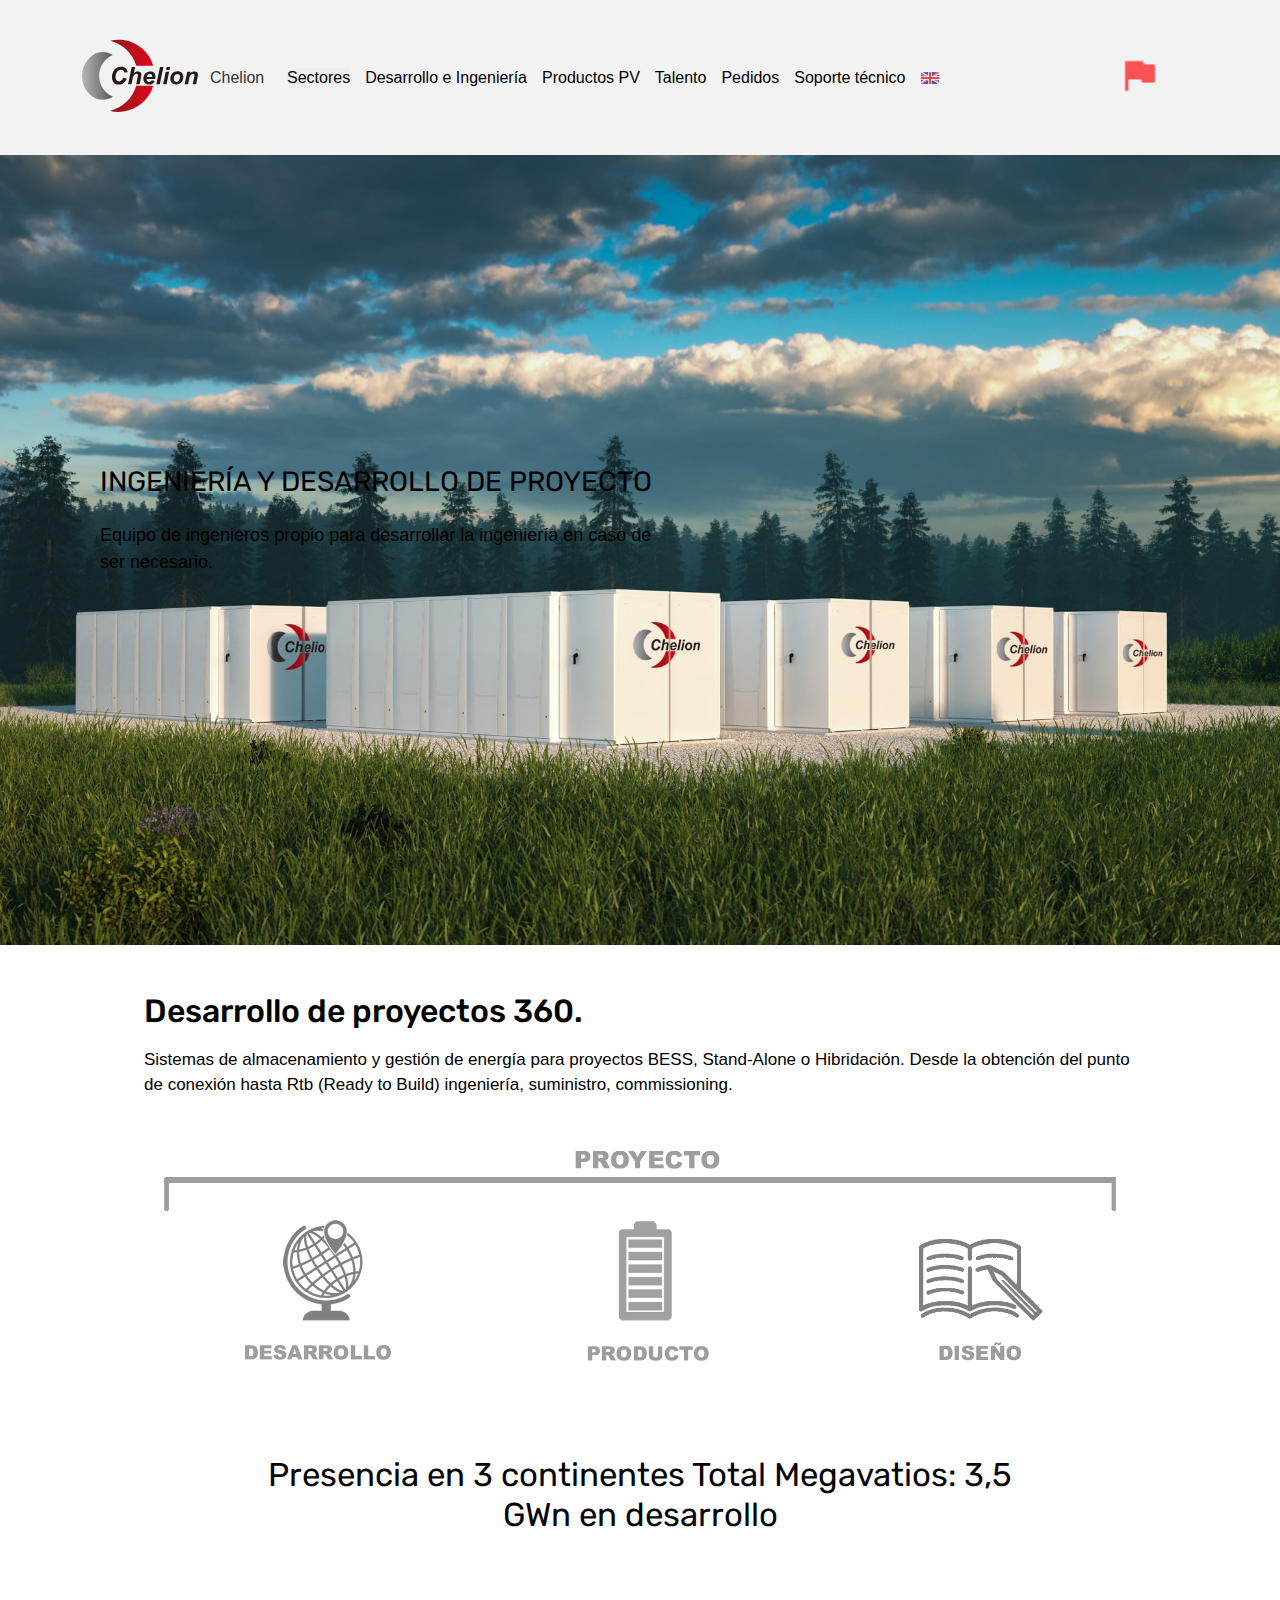
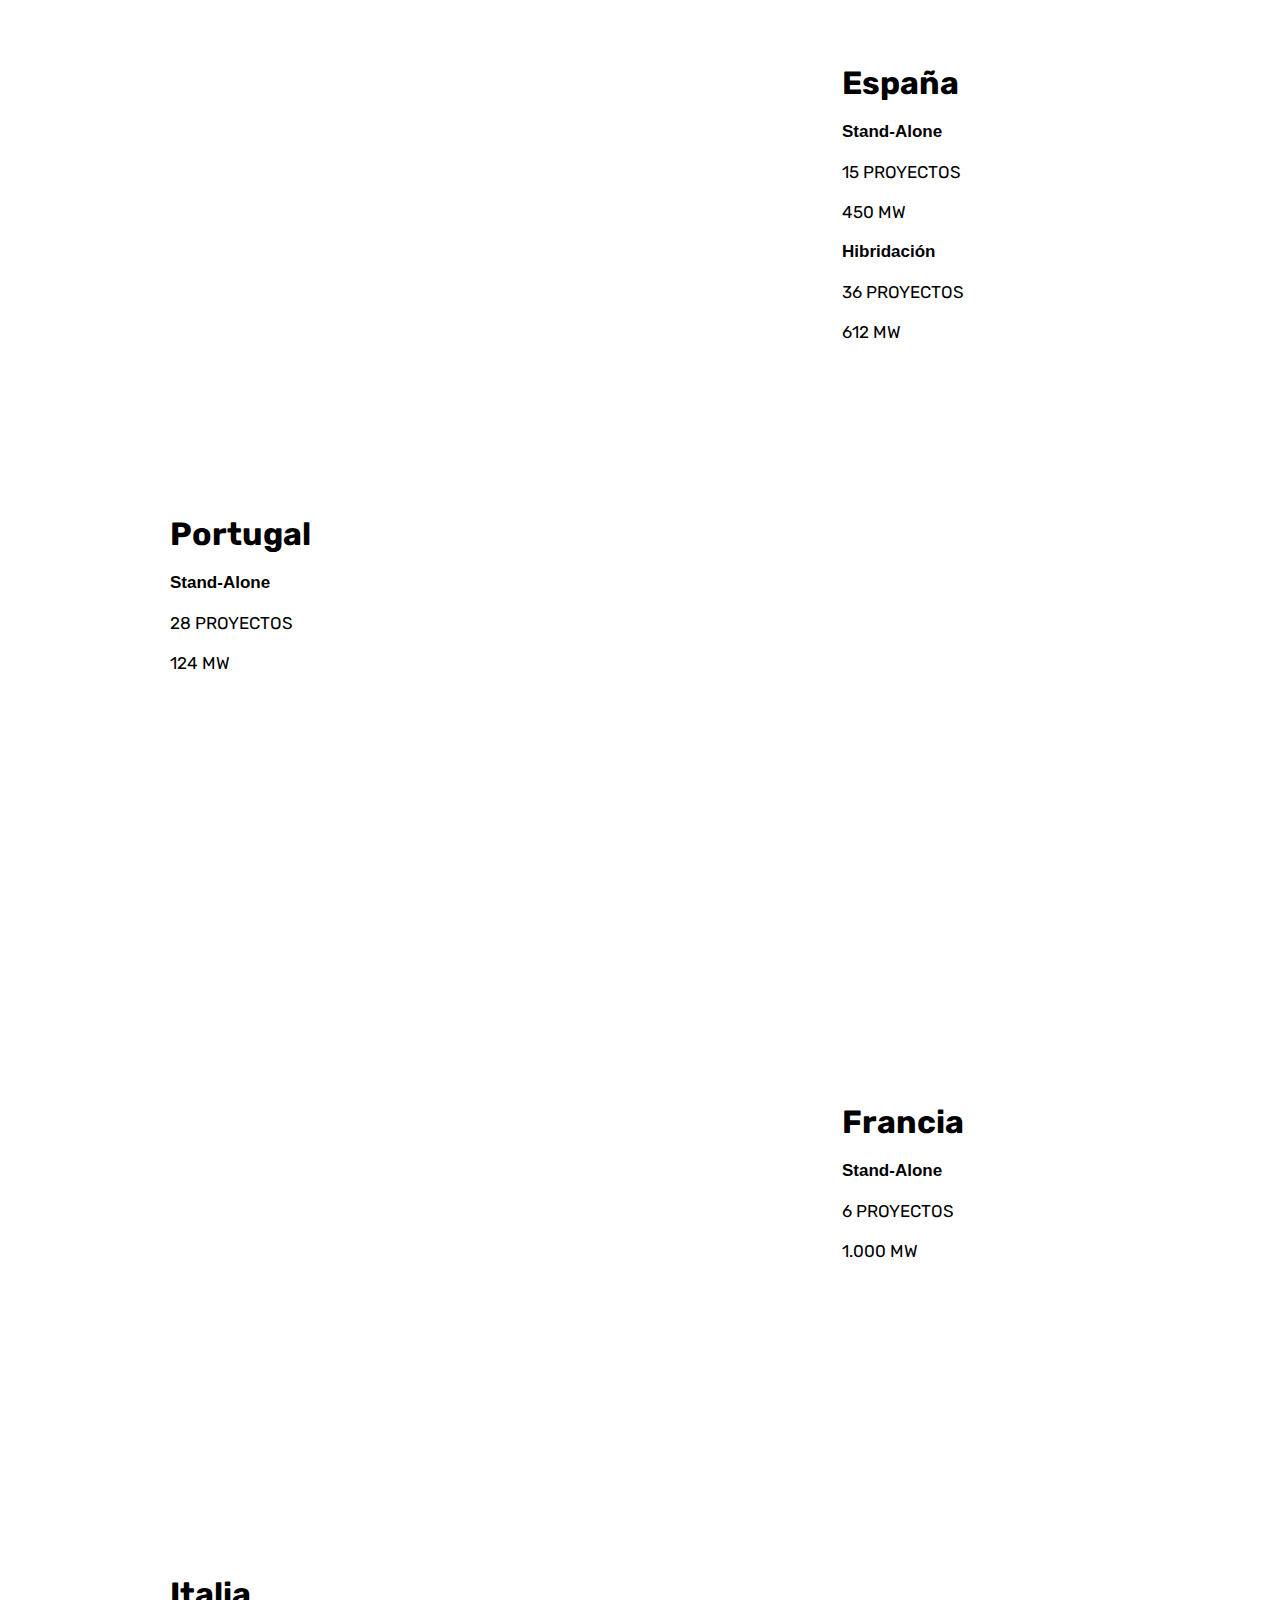
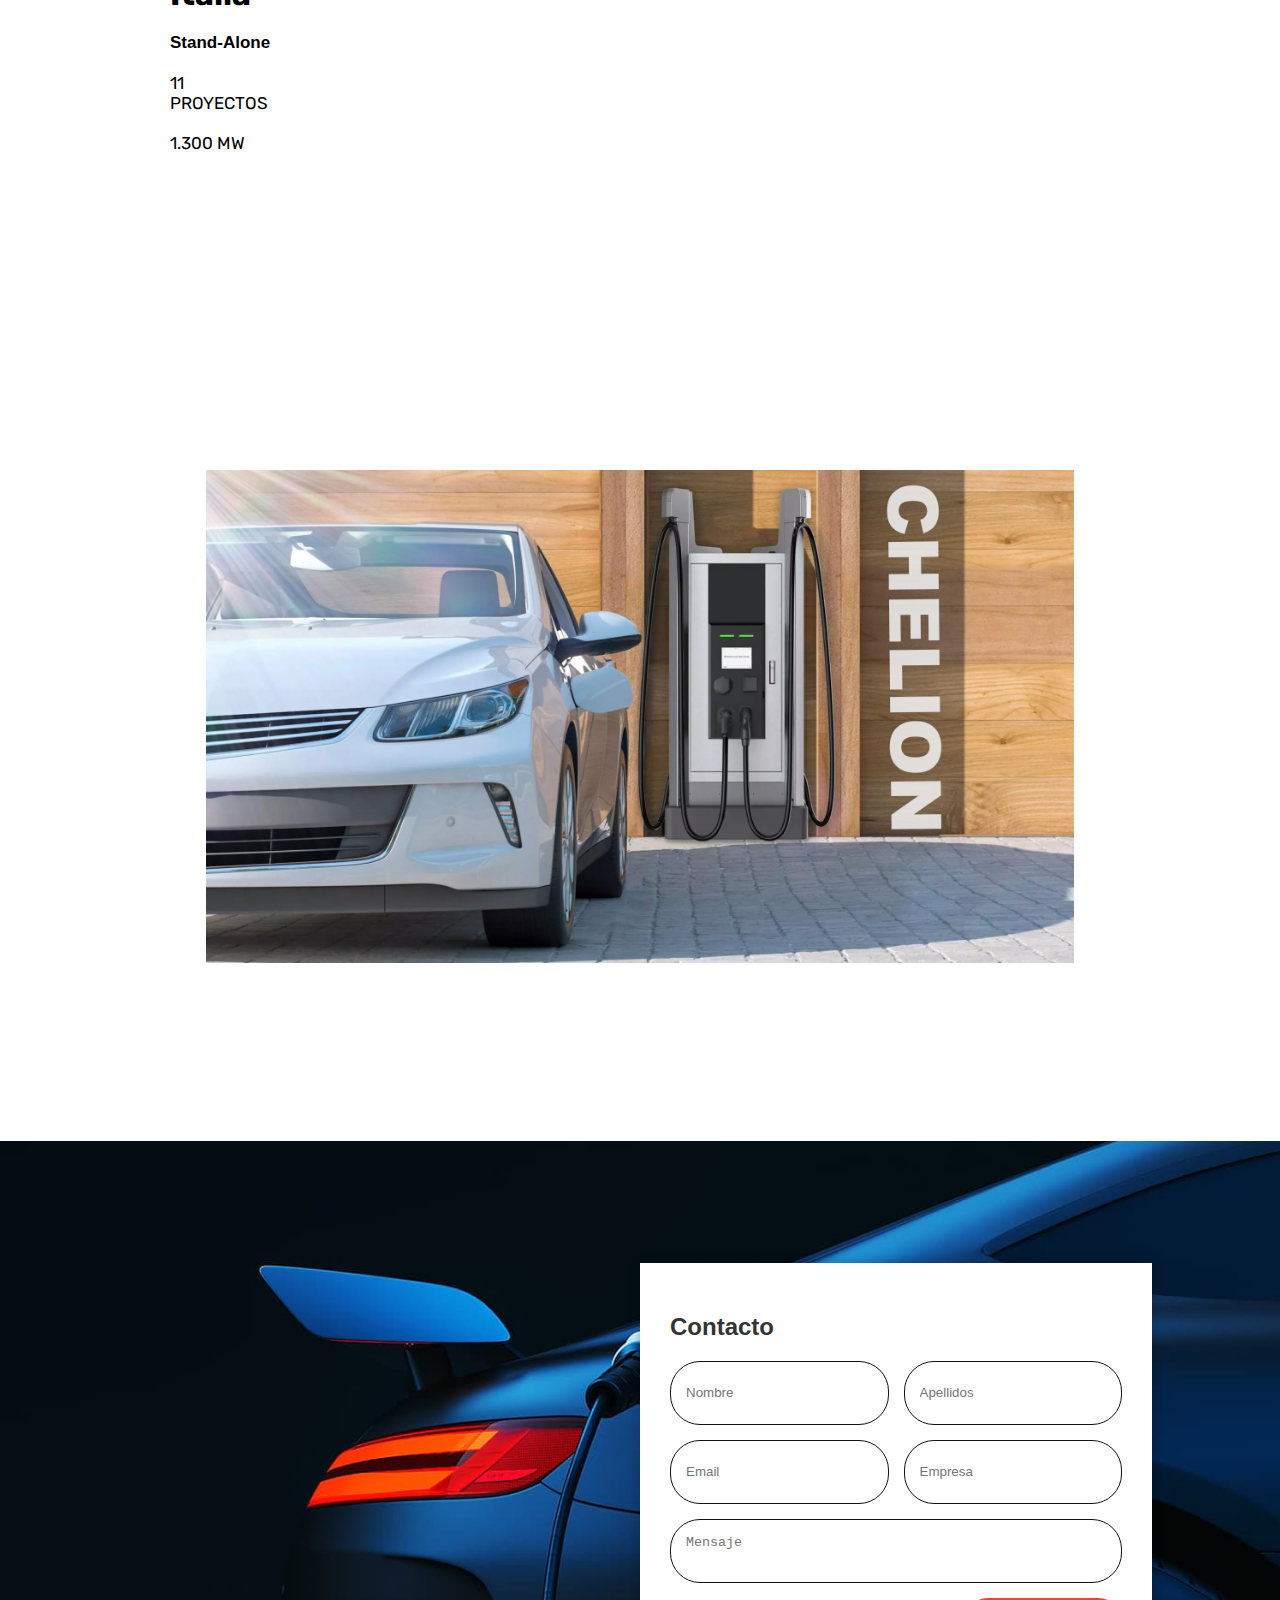
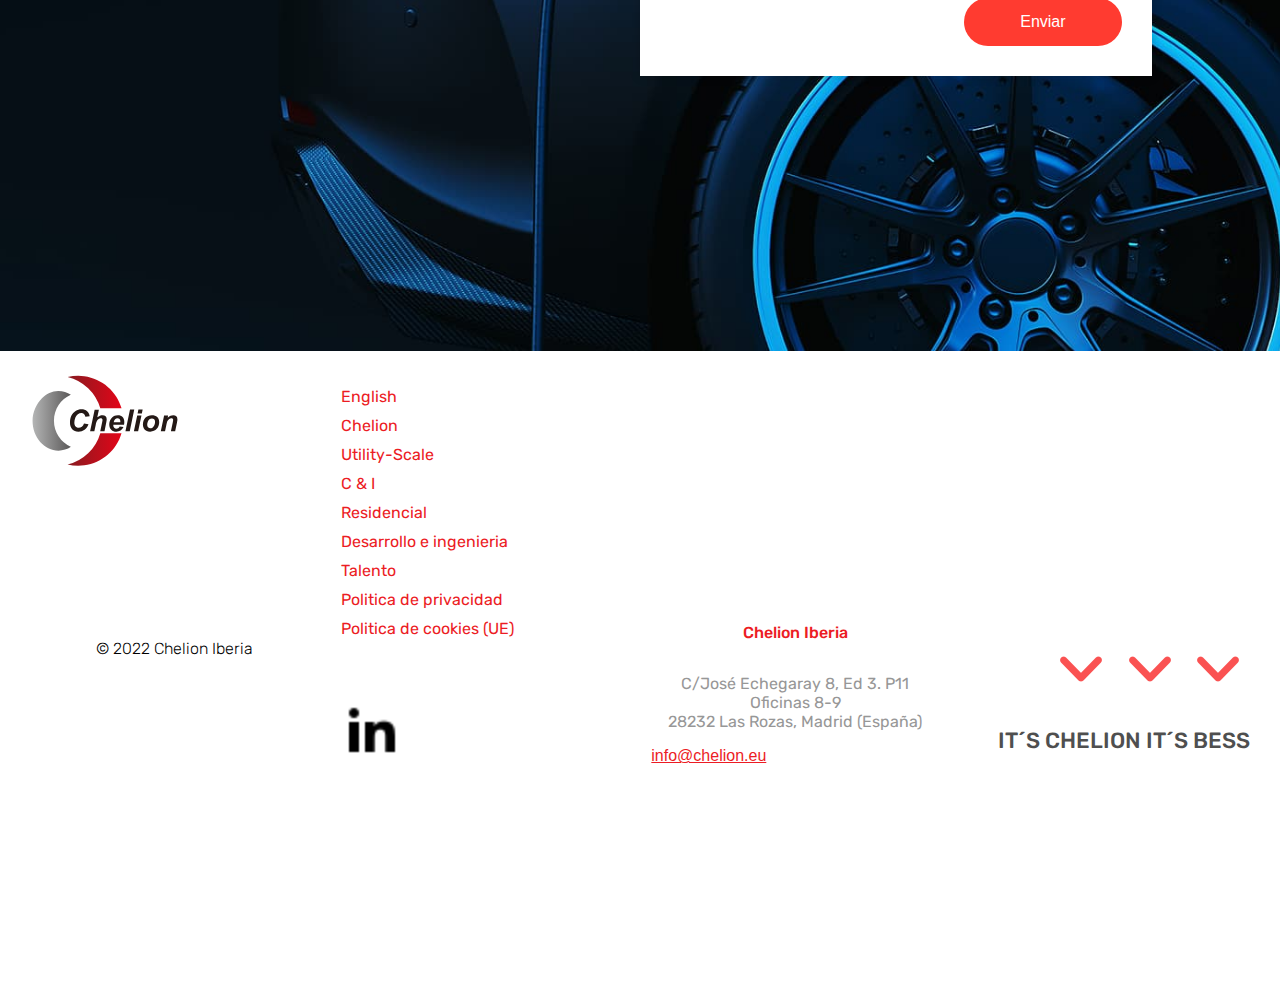
<file: views/ingenieria-desarrollo.html>
<!DOCTYPE html>
<html lang="en">
  <head>
    <meta charset="UTF-8" />
    <meta name="viewport" content="width=device-width, initial-scale=1.0" />
    <link rel="preconnect" href="https://fonts.googleapis.com" />
    <link rel="preconnect" href="https://fonts.gstatic.com" crossorigin />
    <link
      href="https://fonts.googleapis.com/css2?family=Rubik:ital,wght@0,300..900;1,300..900&display=swap"
      rel="stylesheet"
    />
    <title>Chelion - ingenieria-desarrollo</title>
    <link rel="stylesheet" href="../css/ingenieria-desarrollo-styles.css" />
  </head>
  <body>
    <header class="header">
      <div class="logo">
        <a href="/index.html">
          <img src="../assets/img/logo-chelion-color.svg" alt="Chelion Logo" />
        </a>
        <a href="./chelion.html" class="brand-name">Chelion</a>
      </div>
      <nav class="nav">
        <button class="dropdown-toggle">Sectores</button>
        <div class="dropdown-menu">
          <a href="./almacenamiento-solar.html">Almacenamiento Solar</a>
          <a href="./comercial-industrial.html">C & I</a>
          <a href="./residencial.html">Residencial</a>
        </div>
        <a href="./ingenieria-desarrollo.html">Desarrollo e Ingeniería</a>
        <a href="./productos-pv.html">Productos PV</a>
        <a href="./contacto.html">Talento</a>
        <a href="./distribuidores.html">Pedidos</a>
        <a href="./soporte-tecnico.html">Soporte técnico</a>
        <img src="../assets/img/icons8-british-flag-48.png" alt="Language" />
      </nav>
      <div class="icons-dropdown">
        <img
          src="../assets/img/icons8-flag-24.png"
          alt="Support"
          class="icons-button"
        />
        <div class="icons-menu">
          <a href="https://chelion.com.au/">Australia</a>
          <a href="https://www.chelion.us/">EE:UU</a>
          <a href="https://www.chelion.jp/">Japón</a>
          <a href="https://www.chelion.com/en_index.html">China</a>
          <a href="https://www.chelion.gr/">Grecia</a>
        </div>
      </div>
      <button id="burgerButton" class="burger-button">☰</button>
      <div class="burger-menu-dropdown" id="burgerMenuDropdown">
        <a href="./chelion.html">Chelion</a>
        <a href="./almacenamiento-solar.html">Almacenamiento Solar</a>
        <a href="./comercial-industrial.html">C & I</a>
        <a href="./residencial.html">Residencial</a>
        <a href="./ingenieria-desarrollo.html">Desarrollo e Ingeniería</a>
        <a href="./productos-pv.html">Productos PV</a>
        <a href="./contacto.html">Talento</a>
        <a href="./distribuidores.html">Pedidos</a>
        <a href="./soporte-tecnico.html">Soporte técnico</a>
        <a href="https://chelion.com.au/">Australia</a>
        <a href="https://www.chelion.us/">EE:UU</a>
        <a href="https://www.chelion.jp/">Japón</a>
        <a href="https://www.chelion.com/en_index.html">China</a>
        <a href="https://www.chelion.gr/">Grecia</a>
      </div>
    </header>
    <main>
      <section class="hero">
        <div class="hero-container">
          <h1>INGENIERÍA Y DESARROLLO DE PROYECTO</h1>
          <p>
            Equipo de ingenieros propio para desarrollar la ingeniería en caso
            de ser necesario.
          </p>
        </div>
      </section>
      <section class="info-container">
        <div class="info-text-container">
          <h2>Desarrollo de proyectos 360.</h2>
          <p>
            Sistemas de almacenamiento y gestión de energía para proyectos BESS,
            Stand-Alone o Hibridación. Desde la obtención del punto de conexión
            hasta Rtb (Ready to Build) ingeniería, suministro, commissioning.
          </p>
        </div>

        <div class="image-container">
          <img src="../assets/img/infoutilityscale.png" alt="Utility-Scale" />
        </div>
      </section>
      <section class="grid-container">
        <p class="grid-info">
            Presencia en 3 continentes
Total Megavatios: 3,5 GWn en desarrollo
        </p>
        <div class="grid-item">
            <img class="left-img" src="../assets/img/espana-gris.png" alt="spain" />
          <div class="spain-content">
            <h3>España</h3>
            <h4>Stand-Alone</h4>
            <p>15 PROYECTOS</p>
              <p>450 MW</p>
            <h4>Hibridación</h4>
            <p>36 PROYECTOS</p>
            <p>612 MW</p>
          </div>
        </div>
        <div class="grid-item">            
          <div class="portugal-content">
            <h3>Portugal</h3>
            <h4>Stand-Alone</h4>
            <p>28 PROYECTOS</p>
              <p>124 MW</p>            
          </div>
          <img class="right-img" src="../assets/img/portugal-copia.png" alt="portugal" />
        </div>
        <div class="grid-item">
          <img
          class="left-img"
            src="../assets/img/francia.png"
            alt="france"
          />
          <div class="france-content">
            <h3>Francia</h3>
            <h4>Stand-Alone</h4>
            <p>6 PROYECTOS</p>
              <p>1.000 MW</p>            
          </div>
        </div>
        <div class="grid-item">
            <div class="italy-content">
                <h3>Italia</h3>
                <h4>Stand-Alone</h4>
                <p>11 PROYECTOS</p>
                  <p>1.300 MW</p>            
              </div>
              <img class="right-img" src="../assets/img/italia.png" alt="italy" />
          </div>          
        </div>
      </section>
      <section class="car-container">
        <img src="../assets/img/epcchelionev.jpg" alt="Imagen de coche blanco" class="car-image">
      </section>
      <section class="contact-container">
        <div class="contact-section">
           <div class="main-form-container">
            <div class="contact-form-container">
              <h2>Contacto</h2>
              <form class="contact-form">
                <div class="input-group">
                  <input type="text" name="name" placeholder="Nombre" />
                  <input type="text" name="surname" placeholder="Apellidos" />
                </div>
                <div class="input-group">
                  <input type="email" name="email" placeholder="Email" />
                  <input type="text" name="company" placeholder="Empresa" />
                </div>
                <div class="input-group">
                  <textarea name="message" placeholder="Mensaje"></textarea>
                </div>
                <div class="submit-button-container">
                  <button class="submit-button" type="submit">Enviar</button>
                </div>
              </form>
            </div>
          </div>
        </div>
      </section>
    </main>
    <footer class="footer">
      <div class="footer-container">
        <div class="footer-logo">
          <img
            class="logo-footer"
            src="../assets/img/logo-chelion-color.svg"
            alt="Logo Chelion"
          />
          <p class="copyright">© 2022 Chelion Iberia</p>
        </div>
        <div class="footer-links">
          <ul>
            <li><a href="#">English</a></li>
            <li><a href="./chelion.html">Chelion</a></li>
            <li><a href="./almacenamiento-solar.html">Utility-Scale</a></li>
            <li><a href="./comercial-industrial.html">C & I</a></li>
            <li><a href="./residencial.html">Residencial</a></li>
            <li><a href="./ingenieria-desarrollo.html">Desarrollo e ingenieria</a></li>
            <li><a href="./contacto.html">Talento</a></li>
            <li><a href="#">Politica de privacidad</a></li>
            <li><a href="#">Politica de cookies (UE)</a></li>
            <li class="linkedin-li">
              <a href="https://www.linkedin.com/"
                ><img src="../assets/img/icons-linkedin-30.png" alt="linkedin"
              /></a>
            </li>
          </ul>
        </div>
        <div class="chelion-address-container">
          <p class="chelion-name">Chelion Iberia</p>
          <p class="chelion-address">
            C/José Echegaray 8, Ed 3. P11<br />Oficinas 8-9<br />28232 Las
            Rozas, Madrid (España)
          </p>
          <a href="mailto:info@chelion.eu">info@chelion.eu</a>
        </div>
        <div class="chelion-slogan-container">
          <div class="arrows-container">
            <img
              class="arrows"
              src="../assets/img/icons8-down-arrow-64.png"
              alt="arrows"
            />
            <img
              class="arrows"
              src="../assets/img/icons8-down-arrow-64.png"
              alt="arrows"
            />
            <img
              class="arrows"
              src="../assets/img/icons8-down-arrow-64.png"
              alt="arrows"
            />
          </div>     
          <p>IT´S CHELION IT´S BESS</p>
        </div>
      </div>
    </footer>

    <!-- Dropdown menú -->
    <script>
      document.addEventListener("DOMContentLoaded", function () {
        const dropdownToggle = document.querySelector(".dropdown-toggle");
        const dropdownMenu = document.querySelector(".dropdown-menu");
        const navLinks = document.querySelectorAll(".nav a");

        dropdownToggle.addEventListener("click", function (e) {
          e.preventDefault();
          dropdownToggle.classList.toggle("active");
        });

        navLinks.forEach((link) => {
          link.addEventListener("click", function () {
            dropdownToggle.classList.remove("active");
          });
        });

        document.addEventListener("click", function (e) {
          if (
            !dropdownToggle.contains(e.target) &&
            !dropdownMenu.contains(e.target)
          ) {
            dropdownToggle.classList.remove("active");
          }
        });
      });
    </script>

    <!-- Dropdown menú flag -->
    <script>
      document.addEventListener("DOMContentLoaded", function () {
        const iconsButton = document.querySelector(".icons-button");
        const iconsMenu = document.querySelector(".icons-menu");

        iconsButton.addEventListener("click", function (e) {
          e.preventDefault();
          iconsButton.classList.toggle("active");
        });

        document.addEventListener("click", function (e) {
          if (
            !iconsButton.contains(e.target) &&
            !iconsMenu.contains(e.target)
          ) {
            iconsButton.classList.remove("active");
          }
        });
      });
    </script>

    <!-- Burger menú -->
    <script>
      document.addEventListener("DOMContentLoaded", function () {
        const burgerButton = document.getElementById("burgerButton");
        const burgerMenuDropdown =
          document.getElementById("burgerMenuDropdown");

        burgerButton.addEventListener("click", function (e) {
          e.preventDefault();
          burgerMenuDropdown.classList.toggle("active"); // Toggle the 'active' class
        });

        const burgerMenuLinks = document.querySelectorAll(
          ".burger-menu-dropdown a"
        );

        burgerMenuLinks.forEach((link) => {
          link.addEventListener("click", function () {
            burgerMenuDropdown.classList.remove("active");
          });
        });

        document.addEventListener("click", function (e) {
          if (
            !burgerButton.contains(e.target) &&
            !burgerMenuDropdown.contains(e.target)
          ) {
            burgerMenuDropdown.classList.remove("active");
          }
        });
      });
    </script>
    
    <!-- Header animation -->
    <script>
      document.addEventListener("DOMContentLoaded", () => {
        const logo = document.querySelector(".logo");
        const nav = document.querySelector(".nav");

        logo.style.animationDelay = "0.2s";
        nav.style.animationDelay = "0.2s";
      });
    </script>

<!-- Countries grid animation -->
<script>
  document.addEventListener("DOMContentLoaded", function () {
    const gridItems = document.querySelectorAll('.grid-item');

    function handleScroll() {
      gridItems.forEach(item => {
        const itemPosition = item.getBoundingClientRect().top;
        const screenPosition = window.innerHeight / 1.3;

        if (itemPosition < screenPosition) {
          const leftImage = item.querySelector('.left-img');
          const rightImage = item.querySelector('.right-img');

          if (leftImage) {
            leftImage.style.transition = 'transform 1s ease-out, opacity 1s ease-out';
            leftImage.style.transform = 'translateX(0)';
            leftImage.style.opacity = '1';
          }

          if (rightImage) {
            rightImage.style.transition = 'transform 1s ease-out, opacity 1s ease-out';
            rightImage.style.transform = 'translateX(0)';
            rightImage.style.opacity = '1';
          }
        }
      });
    }

    window.addEventListener('scroll', handleScroll);    
    handleScroll();
  });
</script>

<!-- Car image animation -->
<script>
  document.addEventListener("DOMContentLoaded", function () {
    const carImage = document.querySelector(".car-image");

    function handleScroll() {
      const imageRect = carImage.getBoundingClientRect();
      const screenPosition = window.innerHeight;
      const distance = imageRect.top;
      const percentVisible = Math.min(1, Math.max(0, 1 - distance / screenPosition));

      const scale = 1 + 0.1 * percentVisible;

      carImage.style.transform = `scale(${scale})`;
    }

    window.addEventListener("scroll", handleScroll);
    handleScroll();  // Ensure the image scales correctly on load
  });
</script>

<!-- Form handler -->
<script src="https://cdn.emailjs.com/dist/email.min.js"></script>
<script>
  (function() {
    // Initialize EmailJS
    emailjs.init("YOUR_USER_ID");

    document.getElementById("contactForm").addEventListener("submit", function(event) {
      event.preventDefault();

      // Capture form data
      const name = event.target.name.value;
      const email = event.target.email.value;
      const company = event.target.company.value;
      const message = event.target.message.value;

      // Define email parameters
      const templateParams = {
        from_name: name,
        from_email: email,
        company: company,
        message: message,
        to_email: "ivanjtrejoc@gmail.com"
      };

      // Send email using EmailJS
      emailjs.send("YOUR_SERVICE_ID", "YOUR_TEMPLATE_ID", templateParams)
        .then(function(response) {
          console.log("SUCCESS!", response.status, response.text);
          alert("Email enviado exitosamente!");
        }, function(error) {
          console.log("FAILED...", error);
          alert("Error al enviar el email. Por favor, inténtalo de nuevo.");
        });
    });
  })();
</script>
  </body>
</html>
</file>
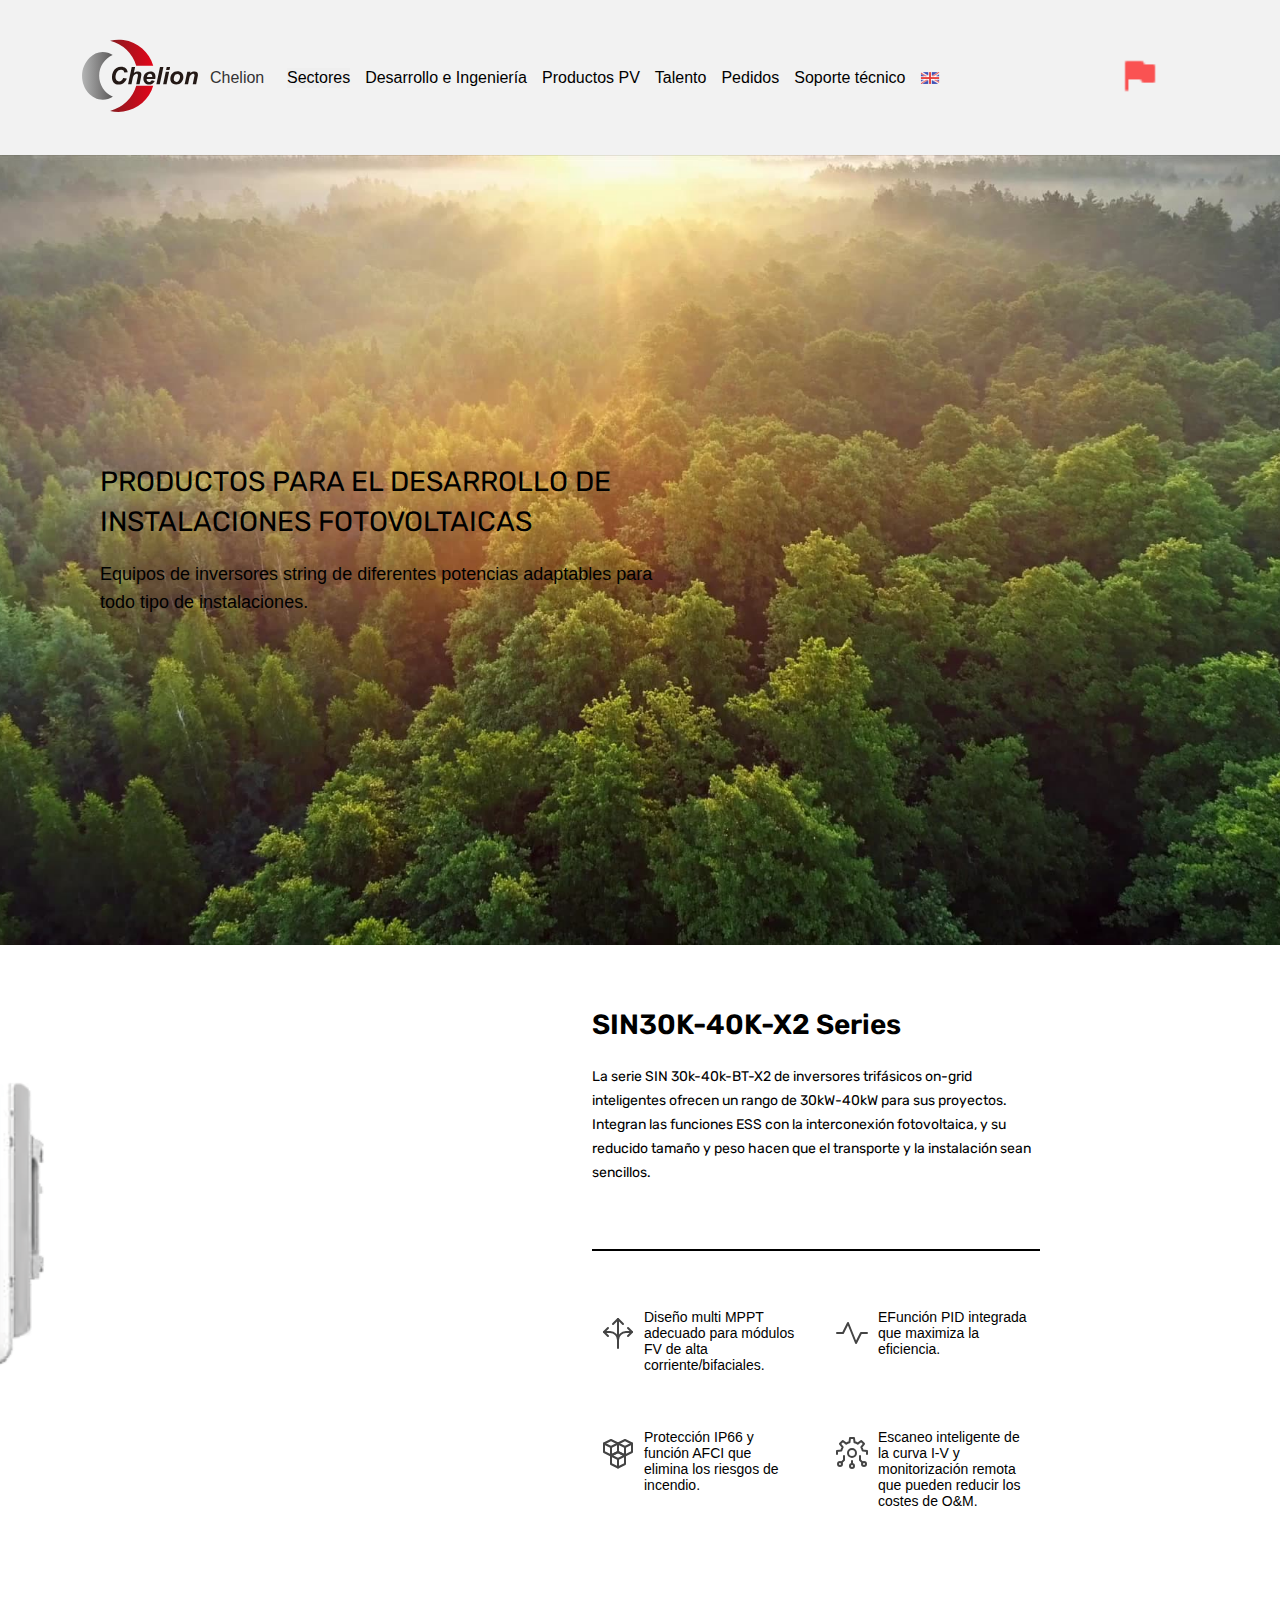
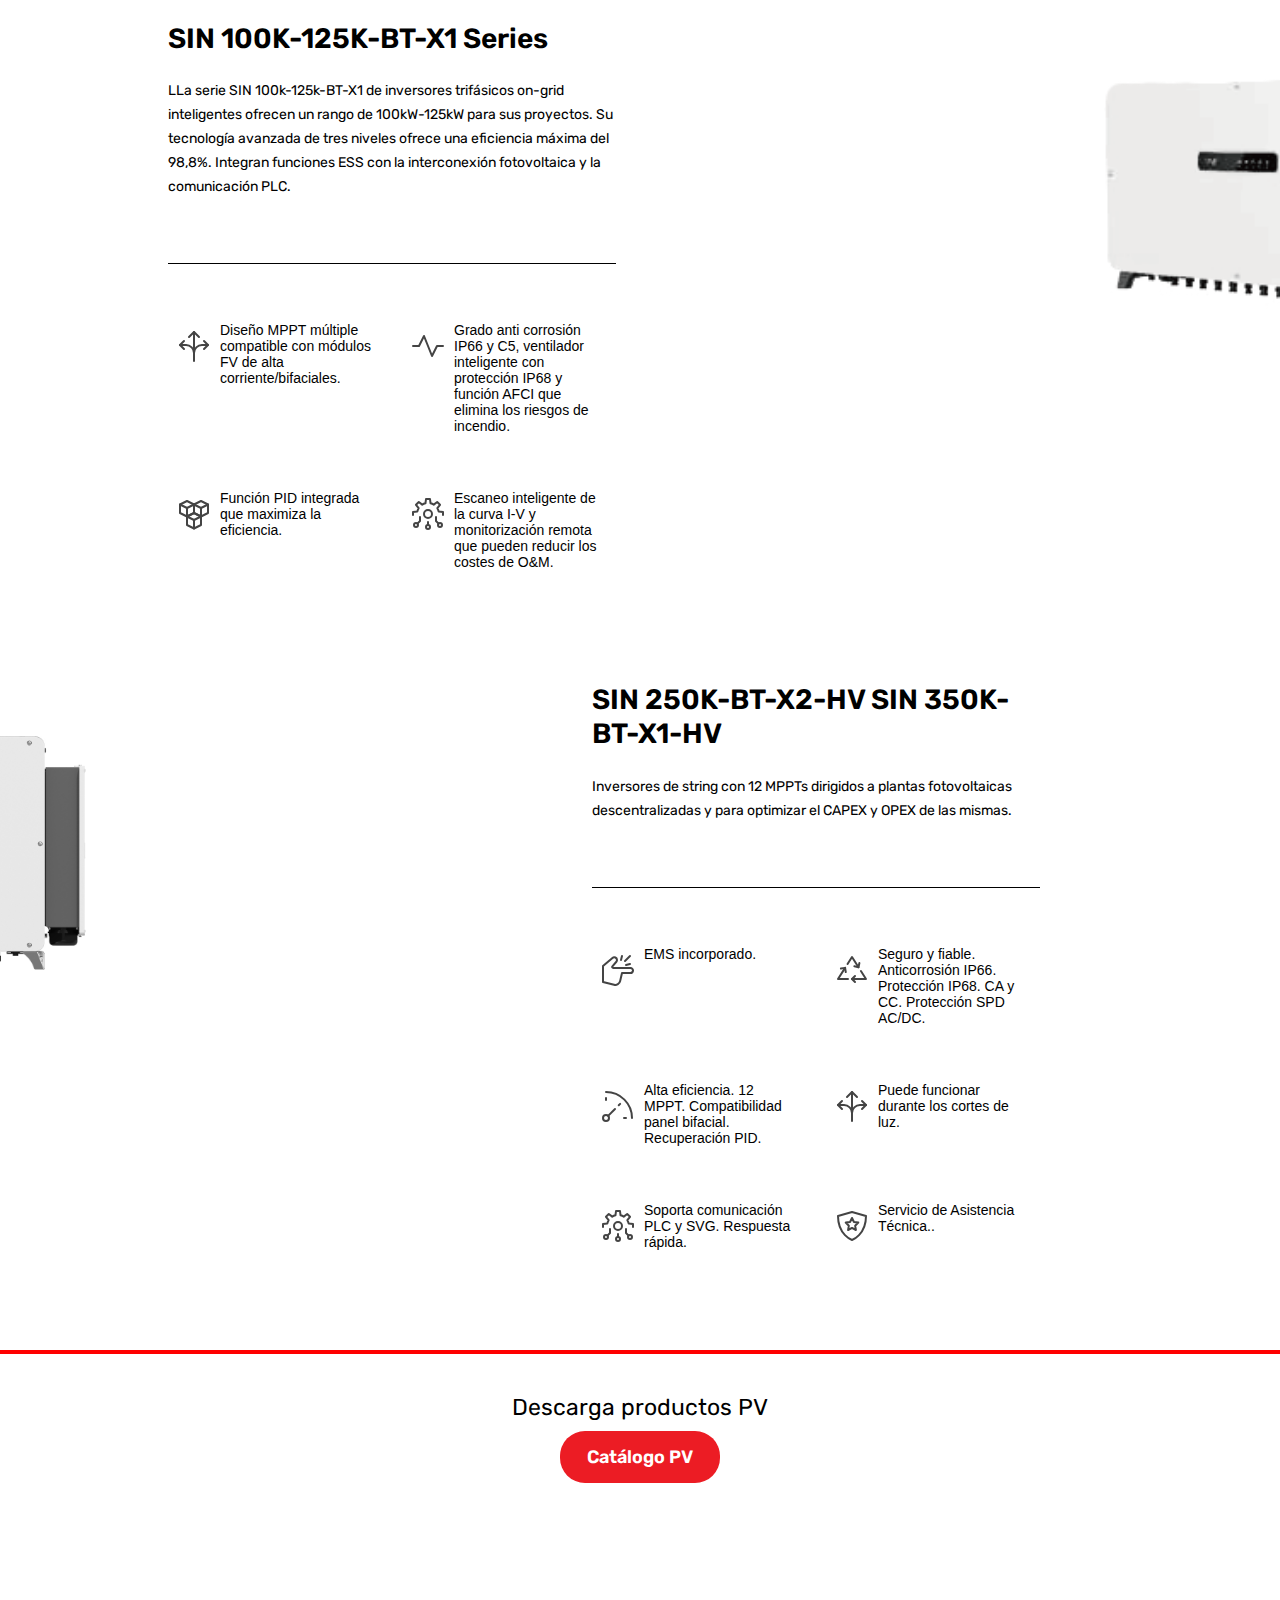
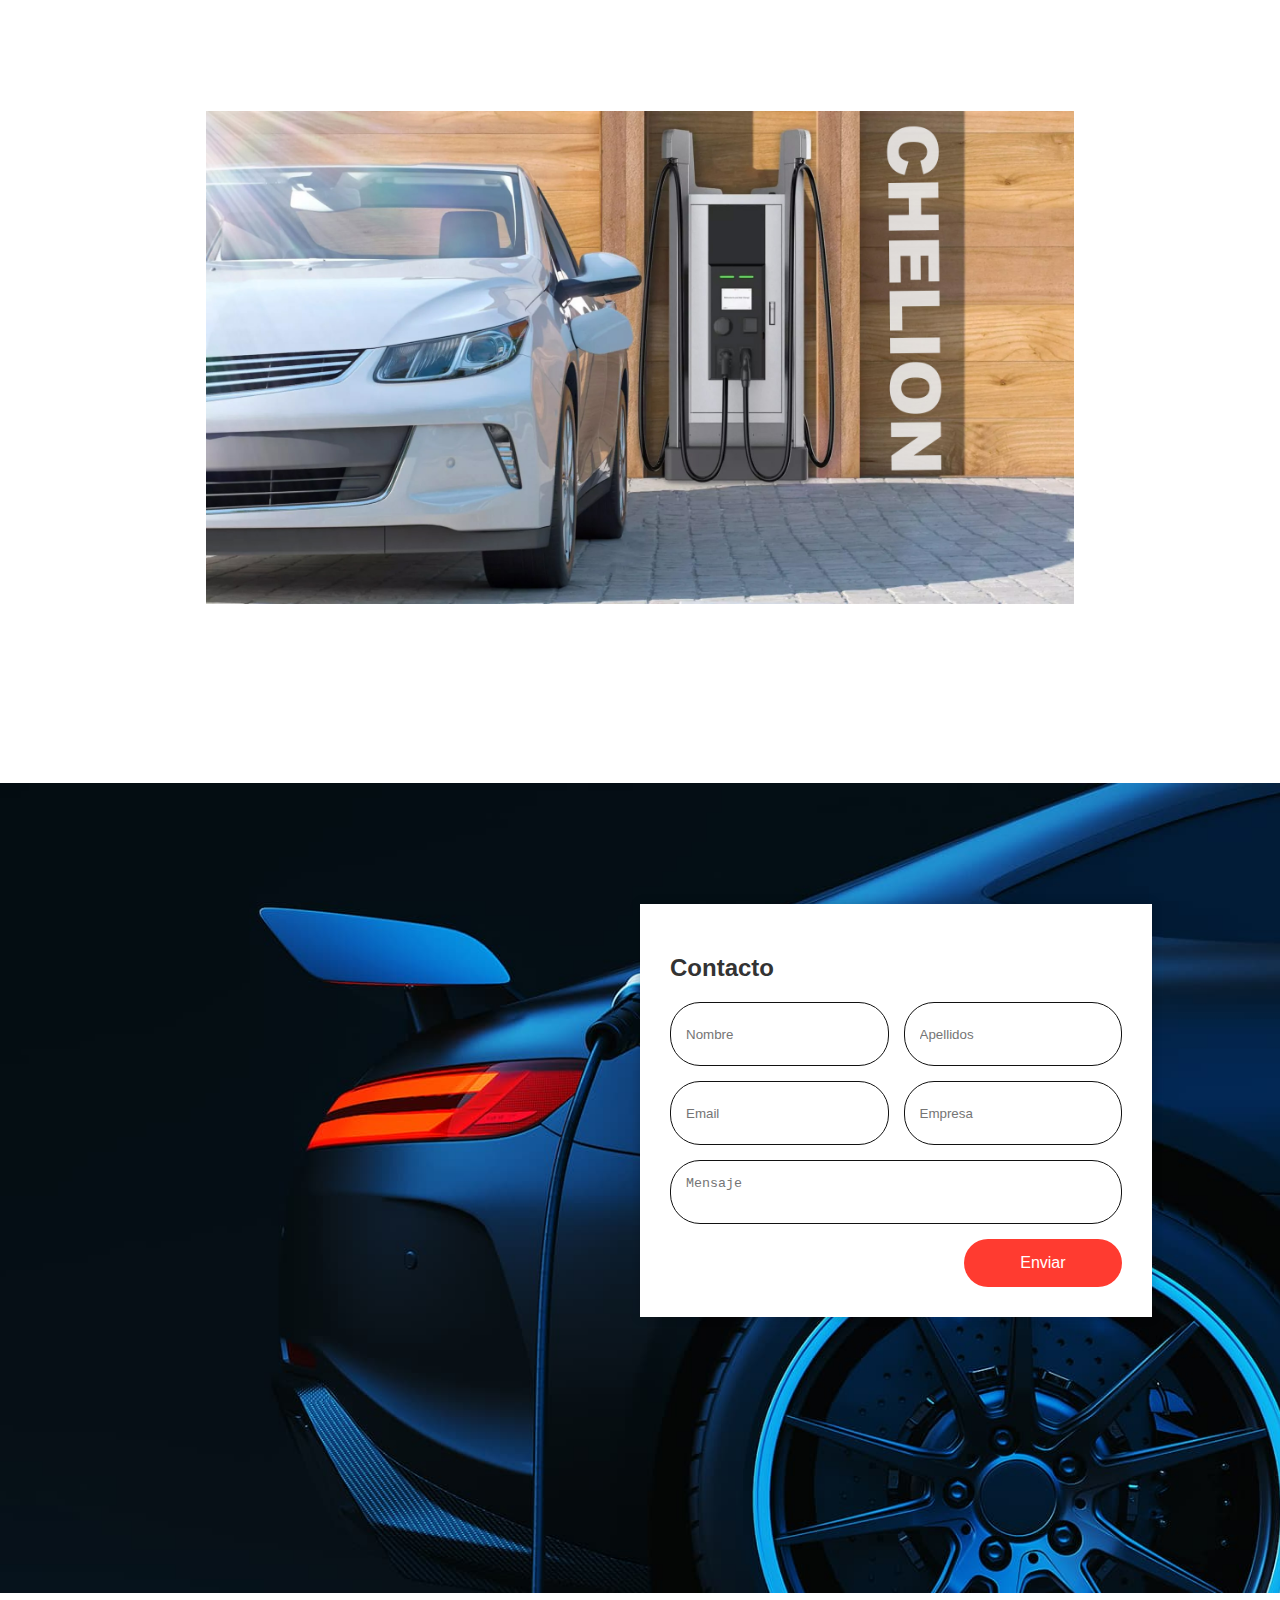
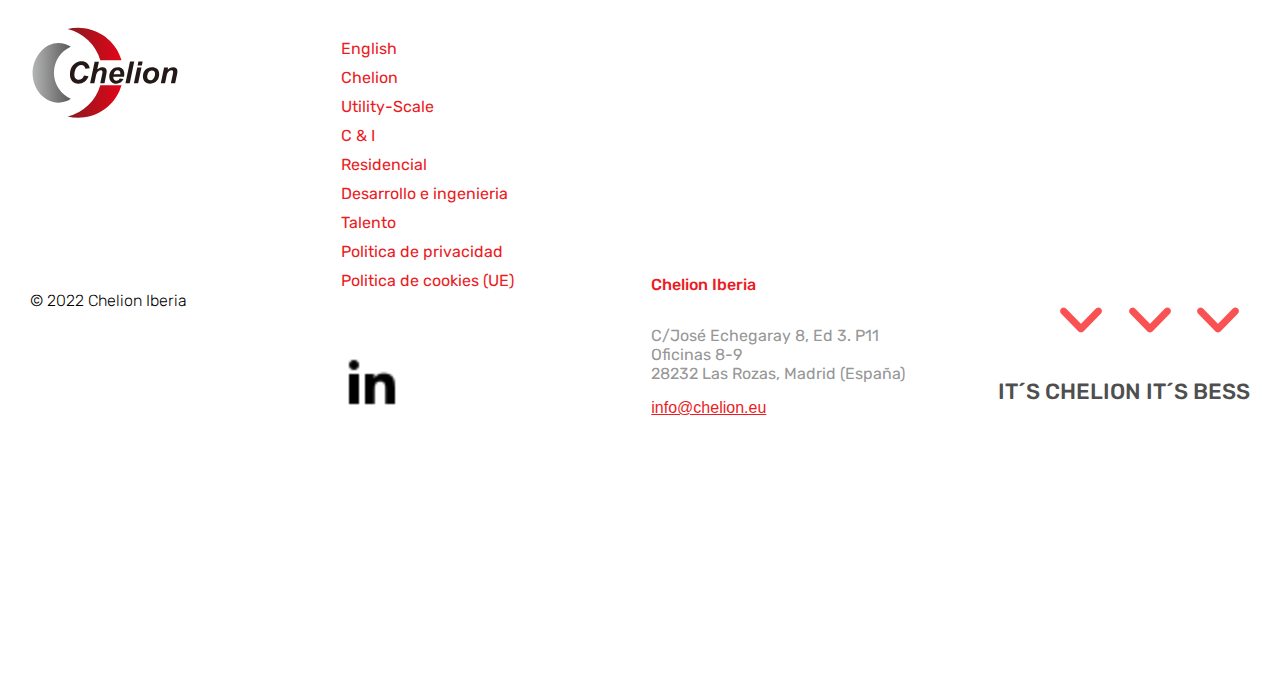
<file: views/productos-pv.html>
<!DOCTYPE html>
<html lang="en">
  <head>
    <meta charset="UTF-8" />
    <meta name="viewport" content="width=device-width, initial-scale=1.0" />
    <link rel="preconnect" href="https://fonts.googleapis.com" />
    <link rel="preconnect" href="https://fonts.gstatic.com" crossorigin />
    <link
      href="https://fonts.googleapis.com/css2?family=Rubik:ital,wght@0,300..900;1,300..900&display=swap"
      rel="stylesheet"
    />
    <title>Chelion - Productos-PV</title>
    <link rel="stylesheet" href="../css/productos-pv-styles.css" />
  </head>
  <body>
    <header class="header">
      <div class="logo">
        <a href="/index.html">
          <img src="../assets/img/logo-chelion-color.svg" alt="Chelion Logo" />
        </a>
        <a href="./chelion.html" class="brand-name">Chelion</a>
      </div>
      <nav class="nav">
        <button class="dropdown-toggle">Sectores</button>
        <div class="dropdown-menu">
          <a href="./almacenamiento-solar.html">Almacenamiento Solar</a>
          <a href="./comercial-industrial.html">C & I</a>
          <a href="./residencial.html">Residencial</a>
        </div>
        <a href="./ingenieria-desarrollo.html">Desarrollo e Ingeniería</a>
        <a href="./productos-pv.html">Productos PV</a>
        <a href="./contacto.html">Talento</a>
        <a href="./distribuidores.html">Pedidos</a>
        <a href="./soporte-tecnico.html">Soporte técnico</a>
        <img src="../assets/img/icons8-british-flag-48.png" alt="Language" />
      </nav>
      <div class="icons-dropdown">
        <img
          src="../assets/img/icons8-flag-24.png"
          alt="Support"
          class="icons-button"
        />
        <div class="icons-menu">
          <a href="https://chelion.com.au/">Australia</a>
          <a href="https://www.chelion.us/">EE:UU</a>
          <a href="https://www.chelion.jp/">Japón</a>
          <a href="https://www.chelion.com/en_index.html">China</a>
          <a href="https://www.chelion.gr/">Grecia</a>
        </div>
      </div>
      <button id="burgerButton" class="burger-button">☰</button>
      <div class="burger-menu-dropdown" id="burgerMenuDropdown">
        <a href="./chelion.html">Chelion</a>
        <a href="./almacenamiento-solar.html">Almacenamiento Solar</a>
        <a href="./comercial-industrial.html">C & I</a>
        <a href="./residencial.html">Residencial</a>
        <a href="./ingenieria-desarrollo.html">Desarrollo e Ingeniería</a>
        <a href="./productos-pv.html">Productos PV</a>
        <a href="./contacto.html">Talento</a>
        <a href="./distribuidores.html">Pedidos</a>
        <a href="./soporte-tecnico.html">Soporte técnico</a>
        <a href="https://chelion.com.au/">Australia</a>
        <a href="https://www.chelion.us/">EE:UU</a>
        <a href="https://www.chelion.jp/">Japón</a>
        <a href="https://www.chelion.com/en_index.html">China</a>
        <a href="https://www.chelion.gr/">Grecia</a>
      </div>
    </header>
    <main>
      <section class="hero">
        <div class="hero-container">
          <h1>PRODUCTOS PARA EL DESARROLLO DE INSTALACIONES FOTOVOLTAICAS</h1>
          <p>
            Equipos de inversores string de diferentes potencias adaptables para
            todo tipo de instalaciones.
          </p>
        </div>
      </section>
      <section class="products-section">
        <div class="product-container">
          <div class="product-image-container">
            <img
              src="../assets/img/sin30k-40k-x2-series.png"
              alt="Producto"
              class="product-image"
            />
          </div>
          <div class="product-info-container">
            <div class="product-title">
              <h2>SIN30K-40K-X2 Series</h2>
            </div>
            <div class="product-description">
              <p>
                La serie SIN 30k-40k-BT-X2 de inversores trifásicos on-grid
                inteligentes ofrecen un rango de 30kW-40kW para sus proyectos.
                Integran las funciones ESS con la interconexión fotovoltaica, y
                su reducido tamaño y peso hacen que el transporte y la
                instalación sean sencillos.
              </p>
              <hr />
              <div class="product-features">
                <div class="feature-item">
                  <img src="../assets/img/three-way-direction.svg" alt="" />
                  <span
                    >Diseño multi MPPT adecuado para módulos FV de alta
                    corriente/bifaciales.</span
                  >
                </div>
                <div class="feature-item">
                  <img src="../assets/img/pulse.svg" alt="" />
                  <span
                    >EFunción PID integrada que maximiza la eficiencia.</span
                  >
                </div>
                <div class="feature-item">
                  <img src="../assets/img/modules.svg" alt="" />
                  <span
                    >Protección IP66 y función AFCI que elimina los riesgos de
                    incendio.</span
                  >
                </div>
                <div class="feature-item">
                  <img src="../assets/img/ups.svg" alt="" />
                  <span
                    >Escaneo inteligente de la curva I-V y monitorización remota
                    que pueden reducir los costes de O&M.</span
                  >
                </div>
              </div>
            </div>
          </div>
        </div>
        <div class="product-container">
          <div class="product-info-container-left">
            <div class="product-title">
              <h2>SIN 100K-125K-BT-X1 Series</h2>
            </div>
            <div class="product-description">
              <p>
                LLa serie SIN 100k-125k-BT-X1 de inversores trifásicos on-grid
                inteligentes ofrecen un rango de 100kW-125kW para sus proyectos.
                Su tecnología avanzada de tres niveles ofrece una eficiencia
                máxima del 98,8%. Integran funciones ESS con la interconexión
                fotovoltaica y la comunicación PLC.
              </p>
              <hr />
              <div class="product-features">
                <div class="feature-item">
                  <img src="../assets/img/three-way-direction.svg" alt="" />
                  <span
                    >Diseño MPPT múltiple compatible con módulos FV de alta
                    corriente/bifaciales.</span
                  >
                </div>
                <div class="feature-item">
                  <img src="../assets/img/pulse.svg" alt="" />
                  <span
                    >Grado anti corrosión IP66 y C5, ventilador inteligente con
                    protección IP68 y función AFCI que elimina los riesgos de
                    incendio.</span
                  >
                </div>
                <div class="feature-item">
                  <img src="../assets/img/modules.svg" alt="" />
                  <span>Función PID integrada que maximiza la eficiencia.</span>
                </div>
                <div class="feature-item">
                  <img src="../assets/img/ups.svg" alt="" />
                  <span
                    >Escaneo inteligente de la curva I-V y monitorización remota
                    que pueden reducir los costes de O&M.</span
                  >
                </div>
              </div>
            </div>
          </div>
          <div class="product-image-container-right">
            <img
              src="../assets/img/sin100k-125k-bt-x1-series.png"
              alt="Producto"
              class="product-image"
            />
          </div>
        </div>
        <div class="product-container">
          <div class="product-image-container">
            <img
              src="../assets/img/250-opt-web.png"
              alt="Producto"
              class="product-image"
            />
          </div>
          <div class="product-info-container">
            <div class="product-title">
              <h2>SIN 250K-BT-X2-HV SIN 350K-BT-X1-HV</h2>
            </div>
            <div class="product-description">
              <p>
                Inversores de string con 12 MPPTs dirigidos a plantas
                fotovoltaicas descentralizadas y para optimizar el CAPEX y OPEX
                de las mismas.
              </p>
              <hr />
              <div class="product-features">
                <div class="feature-item">
                  <img src="../assets/img/finger-snap.svg" alt="" />
                  <span>EMS incorporado.</span>
                </div>
                <div class="feature-item">
                  <img src="../assets/img/recycling.svg" alt="" />
                  <span
                    >Seguro y fiable. Anticorrosión IP66. Protección IP68. CA y
                    CC. Protección SPD AC/DC.</span
                  >
                </div>
                <div class="feature-item">
                  <img src="../assets/img/metrics.svg" alt="" />
                  <span
                    >Alta eficiencia. 12 MPPT. Compatibilidad panel bifacial.
                    Recuperación PID.</span
                  >
                </div>
                <div class="feature-item">
                  <img src="../assets/img/three-way-direction.svg" alt="" />
                  <span>Puede funcionar durante los cortes de luz.</span>
                </div>
                <div class="feature-item">
                  <img src="../assets/img/ups.svg" alt="" />
                  <span>Soporta comunicación PLC y SVG. Respuesta rápida.</span>
                </div>
                <div class="feature-item">
                  <img src="../assets/img/safety.svg" alt="" />
                  <span>Servicio de Asistencia Técnica..</span>
                </div>
              </div>
            </div>
          </div>
        </div>
      </section>
      <section class="download-section">
        <div class="download-container">
          <div class="red-line"></div>
          <div class="download-info">
            <h2>Descarga productos PV</h2>
          </div>
          <button class="download-button">Catálogo PV</button>
        </div>
      </section>
      <section class="car-container">
        <img
          src="../assets/img/epcchelionev.jpg"
          alt="Imagen de coche blanco"
          class="car-image"
        />
      </section>
      <section class="contact-container">
        <div class="contact-section">
          <div class="main-form-container">
            <div class="contact-form-container">
              <h2>Contacto</h2>
              <form class="contact-form">
                <div class="input-group">
                  <input type="text" name="name" placeholder="Nombre" />
                  <input type="text" name="surname" placeholder="Apellidos" />
                </div>
                <div class="input-group">
                  <input type="email" name="email" placeholder="Email" />
                  <input type="text" name="company" placeholder="Empresa" />
                </div>
                <div class="input-group">
                  <textarea name="message" placeholder="Mensaje"></textarea>
                </div>
                <div class="submit-button-container">
                  <button class="submit-button" type="submit">Enviar</button>
                </div>
              </form>
            </div>
          </div>
        </div>
      </section>
    </main>
    <footer class="footer">
      <div class="footer-container">
        <div class="footer-logo">
          <img
            class="logo-footer"
            src="../assets/img/logo-chelion-color.svg"
            alt="Logo Chelion"
          />
          <p class="copyright">© 2022 Chelion Iberia</p>
        </div>
        <div class="footer-links">
          <ul>
            <li><a href="#">English</a></li>
            <li><a href="./chelion.html">Chelion</a></li>
            <li><a href="./almacenamiento-solar.html">Utility-Scale</a></li>
            <li><a href="./comercial-industrial.html">C & I</a></li>
            <li><a href="./residencial.html">Residencial</a></li>
            <li>
              <a href="./ingenieria-desarrollo.html">Desarrollo e ingenieria</a>
            </li>
            <li><a href="./contacto.html">Talento</a></li>
            <li><a href="#">Politica de privacidad</a></li>
            <li><a href="#">Politica de cookies (UE)</a></li>
            <li class="linkedin-li">
              <a href="https://www.linkedin.com/"
                ><img src="../assets/img/icons-linkedin-30.png" alt="linkedin"
              /></a>
            </li>
          </ul>
        </div>
        <div class="chelion-address-container">
          <p class="chelion-name">Chelion Iberia</p>
          <p class="chelion-address">
            C/José Echegaray 8, Ed 3. P11<br />Oficinas 8-9<br />28232 Las
            Rozas, Madrid (España)
          </p>
          <a href="mailto:info@chelion.eu">info@chelion.eu</a>
        </div>
        <div class="chelion-slogan-container">
          <div class="arrows-container">
            <img
              class="arrows"
              src="../assets/img/icons8-down-arrow-64.png"
              alt="arrows"
            />
            <img
              class="arrows"
              src="../assets/img/icons8-down-arrow-64.png"
              alt="arrows"
            />
            <img
              class="arrows"
              src="../assets/img/icons8-down-arrow-64.png"
              alt="arrows"
            />
          </div>
          <p>IT´S CHELION IT´S BESS</p>
        </div>
      </div>
    </footer>

    <!-- Dropdown menú -->
    <script>
      document.addEventListener("DOMContentLoaded", function () {
        const dropdownToggle = document.querySelector(".dropdown-toggle");
        const dropdownMenu = document.querySelector(".dropdown-menu");
        const navLinks = document.querySelectorAll(".nav a");

        dropdownToggle.addEventListener("click", function (e) {
          e.preventDefault();
          dropdownToggle.classList.toggle("active");
        });

        navLinks.forEach((link) => {
          link.addEventListener("click", function () {
            dropdownToggle.classList.remove("active");
          });
        });

        document.addEventListener("click", function (e) {
          if (
            !dropdownToggle.contains(e.target) &&
            !dropdownMenu.contains(e.target)
          ) {
            dropdownToggle.classList.remove("active");
          }
        });
      });
    </script>

    <!-- Dropdown menú flag -->
    <script>
      document.addEventListener("DOMContentLoaded", function () {
        const iconsButton = document.querySelector(".icons-button");
        const iconsMenu = document.querySelector(".icons-menu");

        iconsButton.addEventListener("click", function (e) {
          e.preventDefault();
          iconsButton.classList.toggle("active");
        });

        document.addEventListener("click", function (e) {
          if (
            !iconsButton.contains(e.target) &&
            !iconsMenu.contains(e.target)
          ) {
            iconsButton.classList.remove("active");
          }
        });
      });
    </script>

    <!-- Burger menú -->
    <script>
      document.addEventListener("DOMContentLoaded", function () {
        const burgerButton = document.getElementById("burgerButton");
        const burgerMenuDropdown =
          document.getElementById("burgerMenuDropdown");

        burgerButton.addEventListener("click", function (e) {
          e.preventDefault();
          burgerMenuDropdown.classList.toggle("active"); // Toggle the 'active' class
        });

        const burgerMenuLinks = document.querySelectorAll(
          ".burger-menu-dropdown a"
        );

        burgerMenuLinks.forEach((link) => {
          link.addEventListener("click", function () {
            burgerMenuDropdown.classList.remove("active");
          });
        });

        document.addEventListener("click", function (e) {
          if (
            !burgerButton.contains(e.target) &&
            !burgerMenuDropdown.contains(e.target)
          ) {
            burgerMenuDropdown.classList.remove("active");
          }
        });
      });
    </script>

    <!-- Header animation -->
    <script>
      document.addEventListener("DOMContentLoaded", () => {
        const logo = document.querySelector(".logo");
        const nav = document.querySelector(".nav");

        logo.style.animationDelay = "0.2s";
        nav.style.animationDelay = "0.2s";
      });
    </script>

    <!-- Products grid animation -->
    <script>
      document.addEventListener("DOMContentLoaded", function () {
        const productContainers =
          document.querySelectorAll(".product-container");

        function handleScroll() {
          productContainers.forEach((container) => {
            const itemPosition = container.getBoundingClientRect().top;
            const screenPosition = window.innerHeight / 1.3;

            if (itemPosition < screenPosition) {
              container.style.transition = "opacity 1s ease-out";
              container.style.opacity = "1";

              const leftImage = container.querySelector(
                ".product-image-container"
              );
              const rightImage = container.querySelector(
                ".product-image-container-right"
              );

              if (leftImage) {
                leftImage.style.transition =
                  "transform 1s ease-out, opacity 1s ease-out";
                leftImage.style.transform = "translateX(0)";
                leftImage.style.opacity = "1";
              }

              if (rightImage) {
                rightImage.style.transition =
                  "transform 1s ease-out, opacity 1s ease-out";
                rightImage.style.transform = "translateX(0)";
                rightImage.style.opacity = "1";
              }
            }
          });
        }

        window.addEventListener("scroll", handleScroll);
        handleScroll();
      });
    </script>

    <!-- Download catalogue -->
    <script>
      document.addEventListener("DOMContentLoaded", function () {
        const downloadButton = document.querySelector(".download-button");

        downloadButton.addEventListener("click", function () {
          const link = document.createElement("a");
          link.href = "../utils/productos-pv.pdf"; // Adjust the path if necessary
          link.download = "productos-pv.pdf";
          document.body.appendChild(link);
          link.click();
          document.body.removeChild(link);
        });
      });
    </script>

    <!-- Car image animation -->
    <script>
      document.addEventListener("DOMContentLoaded", function () {
        const carImage = document.querySelector(".car-image");

        function handleScroll() {
          const imageRect = carImage.getBoundingClientRect();
          const screenPosition = window.innerHeight;
          const distance = imageRect.top;
          const percentVisible = Math.min(
            1,
            Math.max(0, 1 - distance / screenPosition)
          );

          const scale = 1 + 0.1 * percentVisible;

          carImage.style.transform = `scale(${scale})`;
        }

        window.addEventListener("scroll", handleScroll);
        handleScroll(); // Ensure the image scales correctly on load
      });
    </script>

    <!-- Form handler -->
    <script src="https://cdn.emailjs.com/dist/email.min.js"></script>
    <script>
      (function () {
        // Initialize EmailJS
        emailjs.init("YOUR_USER_ID");

        document
          .getElementById("contactForm")
          .addEventListener("submit", function (event) {
            event.preventDefault();

            // Capture form data
            const name = event.target.name.value;
            const email = event.target.email.value;
            const company = event.target.company.value;
            const message = event.target.message.value;

            // Define email parameters
            const templateParams = {
              from_name: name,
              from_email: email,
              company: company,
              message: message,
              to_email: "ivanjtrejoc@gmail.com"
            };

            // Send email using EmailJS
            emailjs
              .send("YOUR_SERVICE_ID", "YOUR_TEMPLATE_ID", templateParams)
              .then(
                function (response) {
                  console.log("SUCCESS!", response.status, response.text);
                  alert("Email enviado exitosamente!");
                },
                function (error) {
                  console.log("FAILED...", error);
                  alert(
                    "Error al enviar el email. Por favor, inténtalo de nuevo."
                  );
                }
              );
          });
      })();
    </script>
  </body>
</html>
</file>
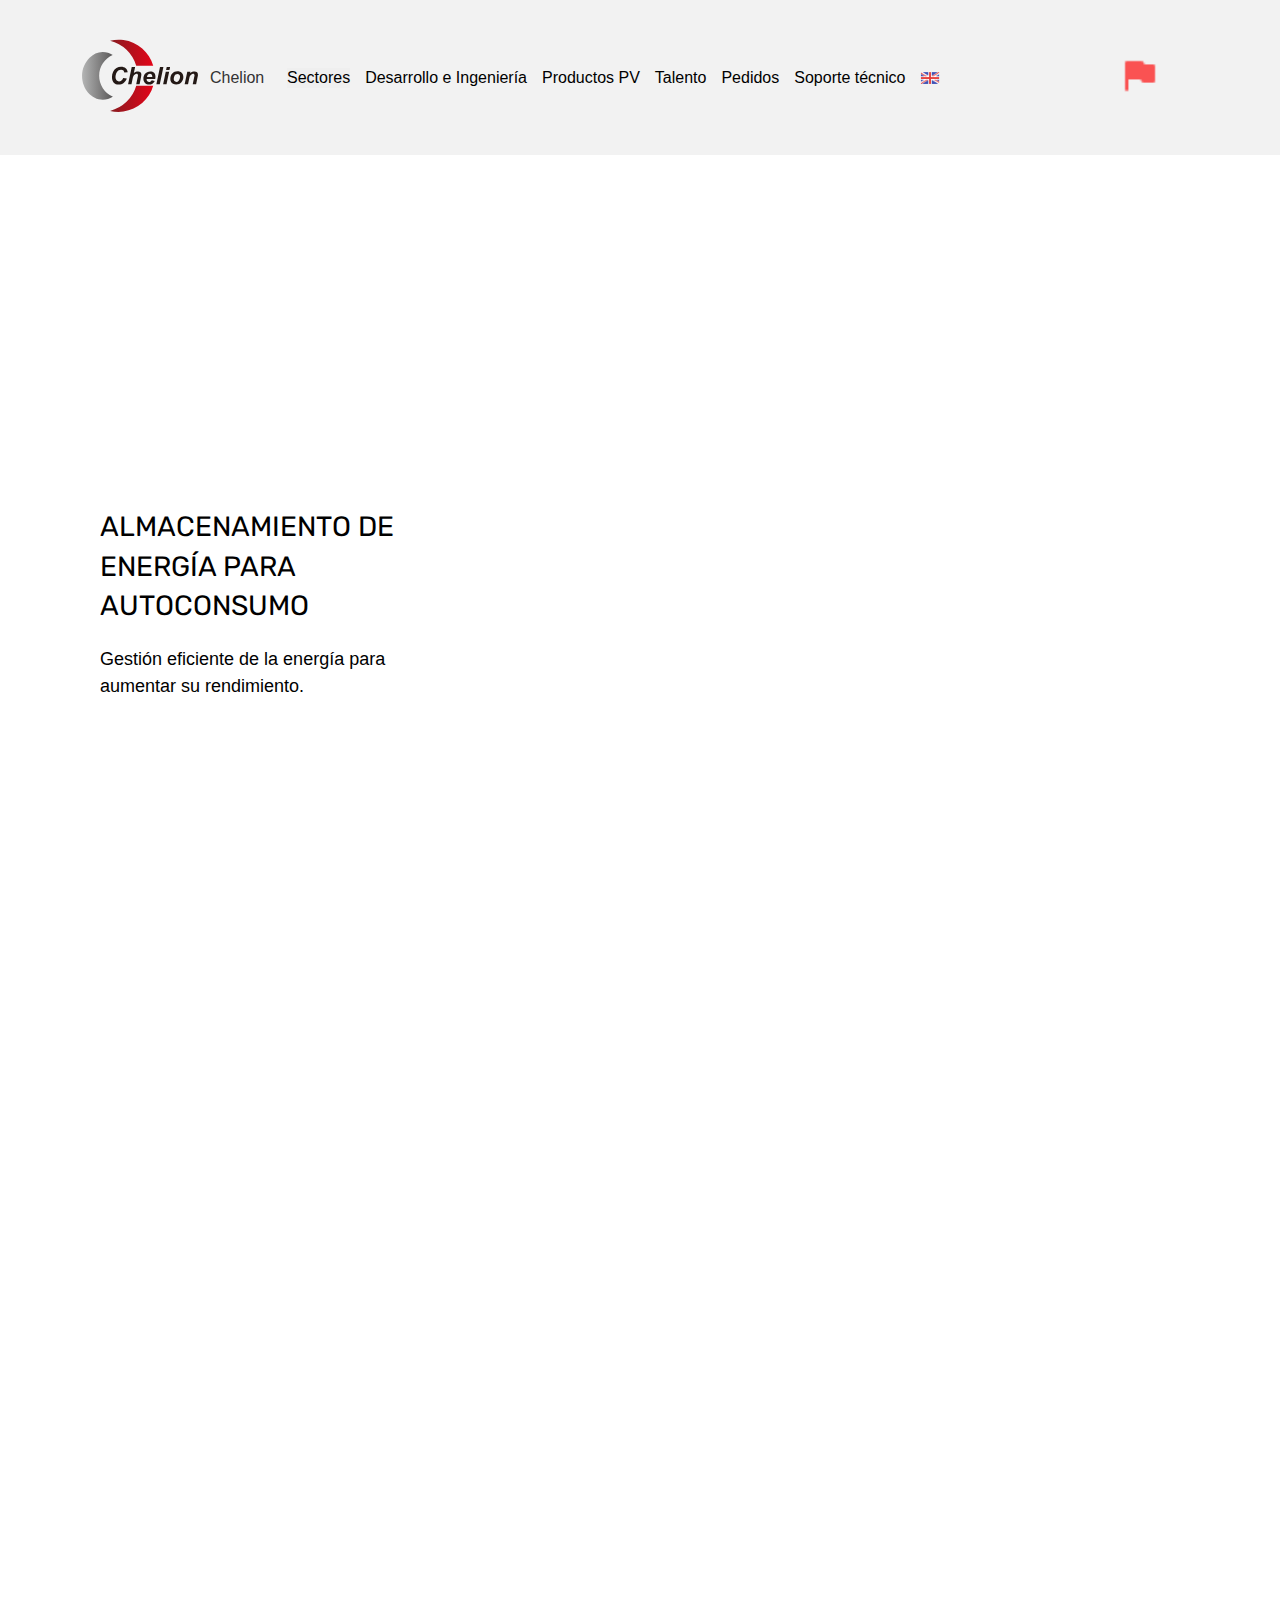
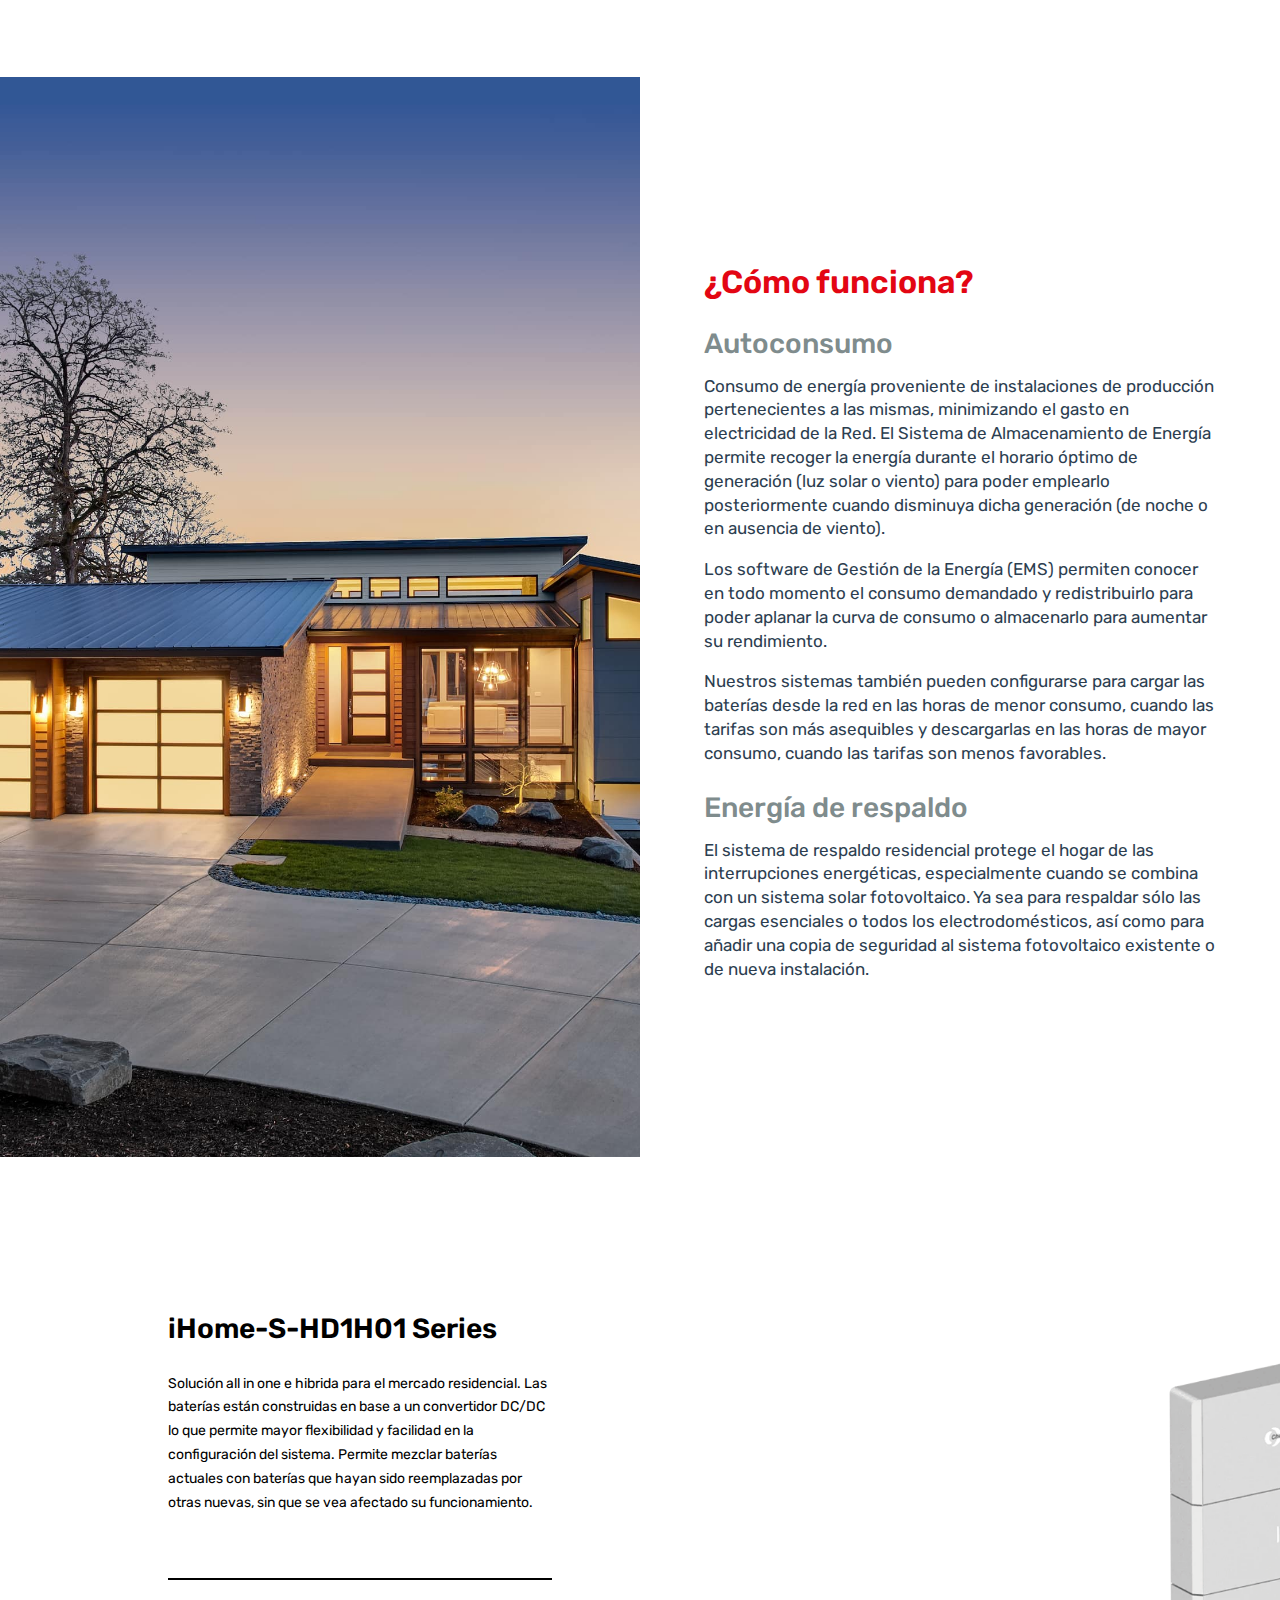
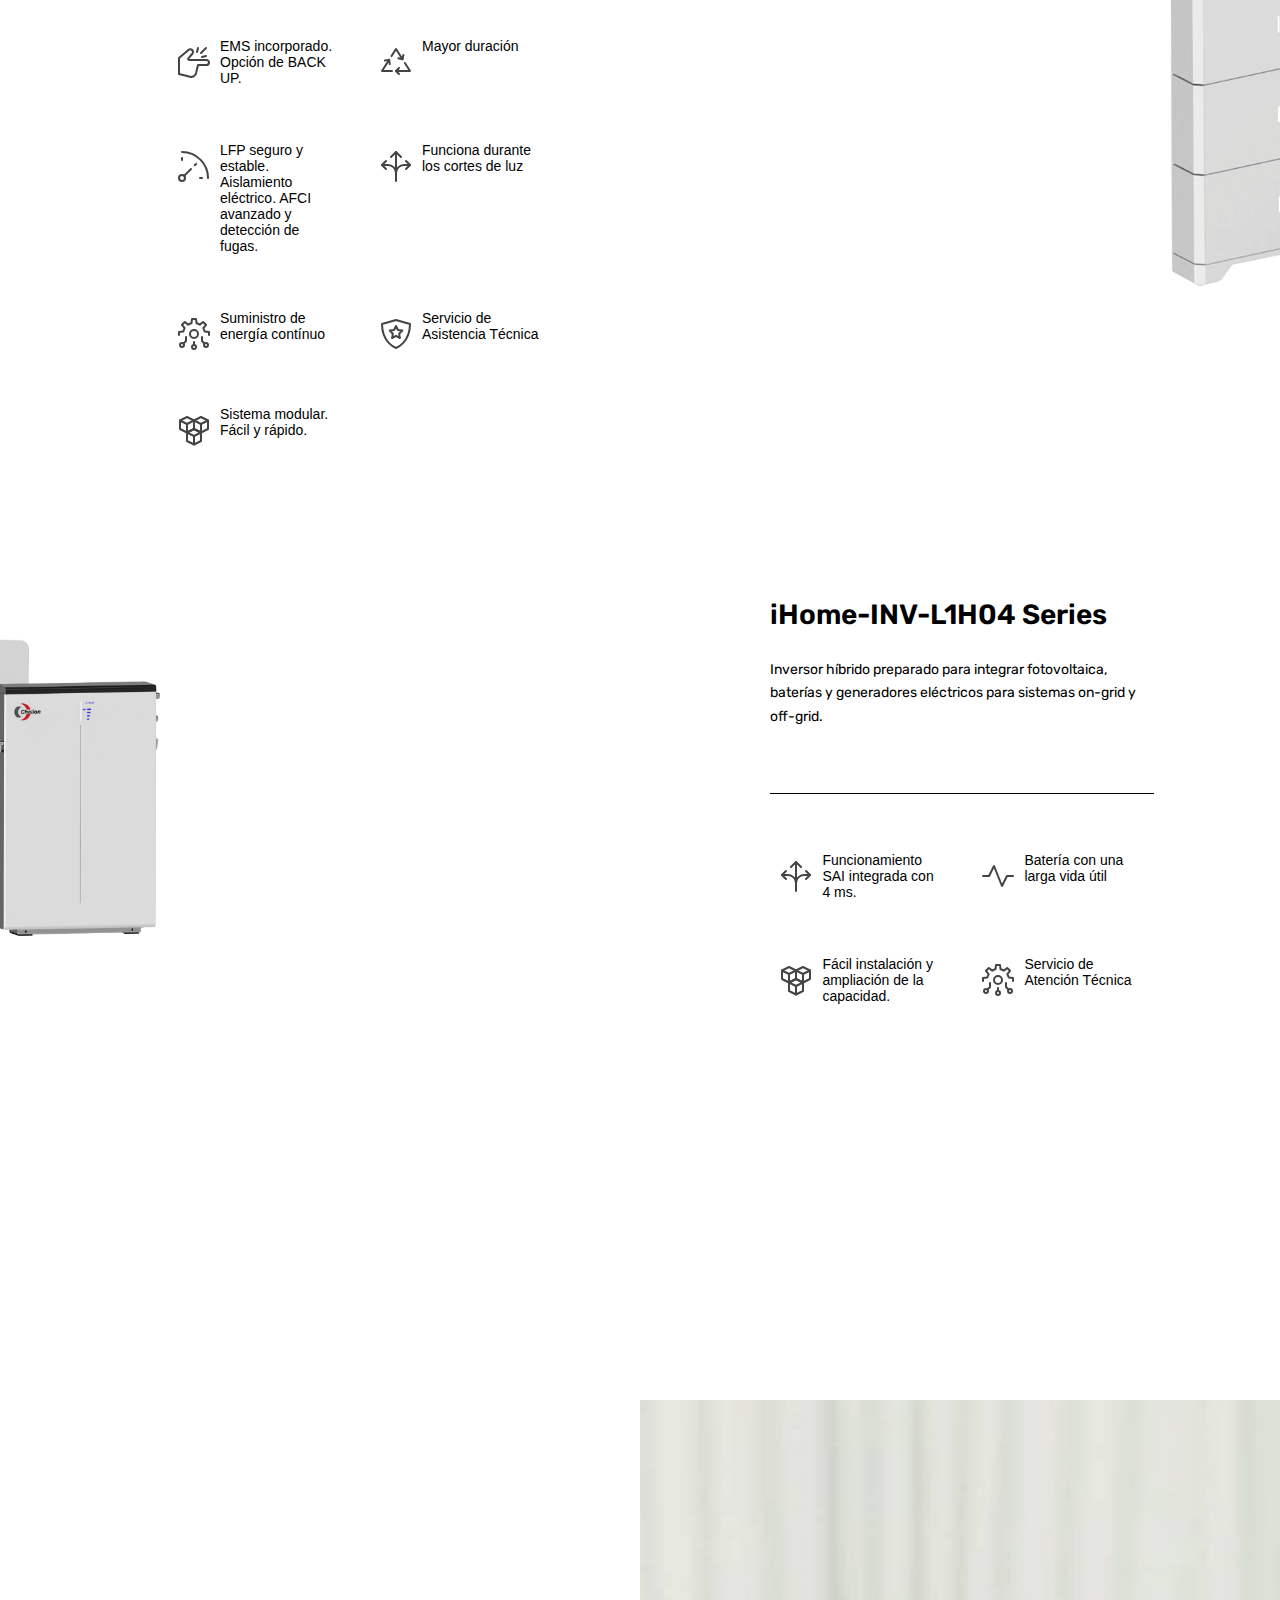
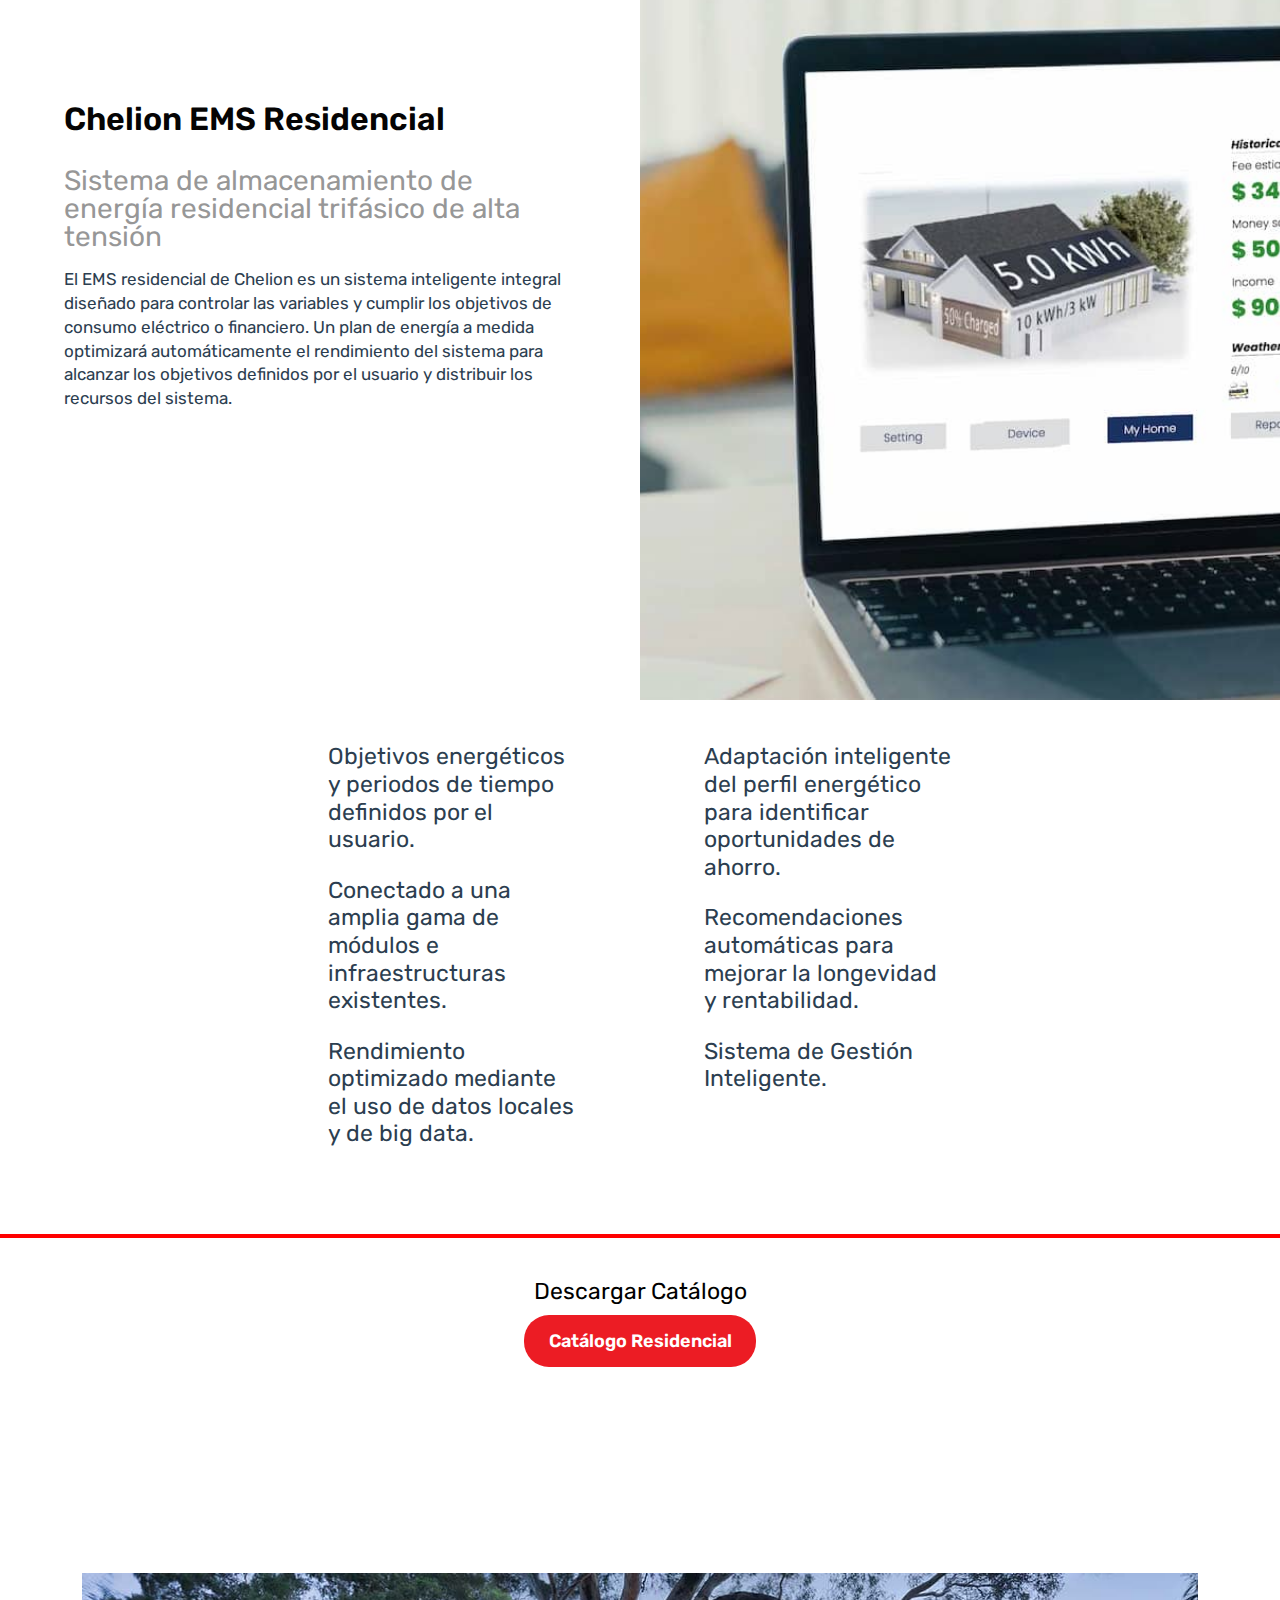
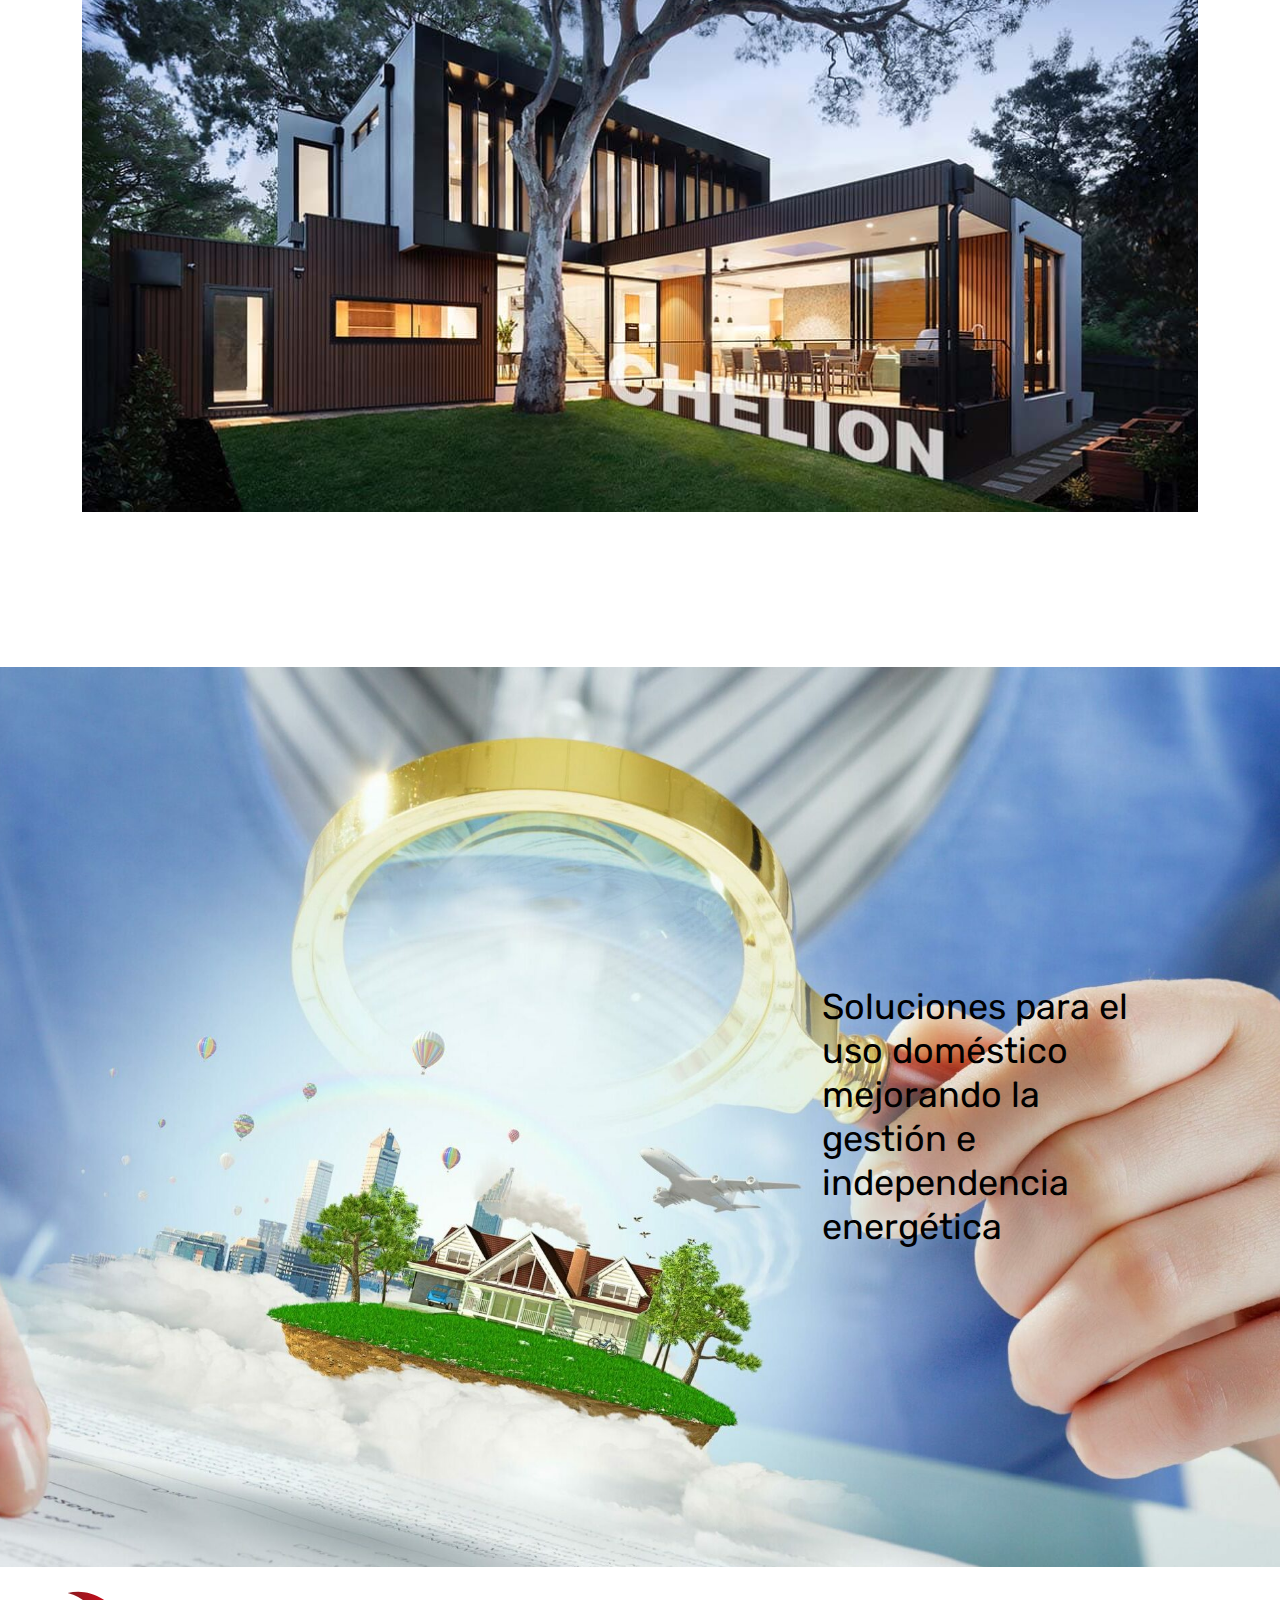
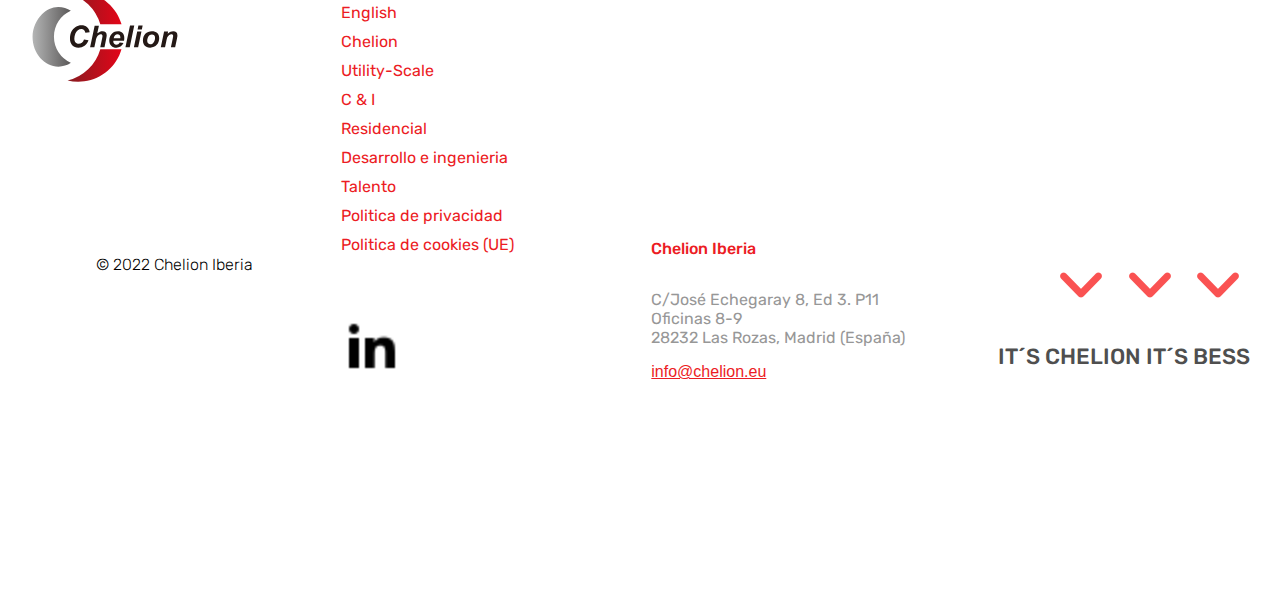
<file: views/residencial.html>
<!DOCTYPE html>
<html lang="en">
  <head>
    <meta charset="UTF-8" />
    <meta name="viewport" content="width=device-width, initial-scale=1.0" />
    <link rel="preconnect" href="https://fonts.googleapis.com" />
    <link rel="preconnect" href="https://fonts.gstatic.com" crossorigin />
    <link
      href="https://fonts.googleapis.com/css2?family=Rubik:ital,wght@0,300..900;1,300..900&display=swap"
      rel="stylesheet"
    />
    <title>Residencial - Chelion</title>
    <link rel="stylesheet" href="../css/residencial-styles.css" />
  </head>
  <body>
    <header class="header">
      <div class="logo">
        <a href="/index.html">
          <img src="../assets/img/logo-chelion-color.svg" alt="Chelion Logo" />
        </a>
        <a href="./chelion.html" class="brand-name">Chelion</a>
      </div>
      <nav class="nav">
        <button class="dropdown-toggle">Sectores</button>
        <div class="dropdown-menu">
          <a href="./almacenamiento-solar.html">Almacenamiento Solar</a>
          <a href="./comercial-industrial.html">C & I</a>
          <a href="./residencial.html">Residencial</a>
        </div>
        <a href="./ingenieria-desarrollo.html">Desarrollo e Ingeniería</a>
        <a href="./productos-pv.html">Productos PV</a>
        <a href="./contacto.html">Talento</a>
        <a href="./distribuidores.html">Pedidos</a>
        <a href="./soporte-tecnico.html">Soporte técnico</a>
        <img src="../assets/img/icons8-british-flag-48.png" alt="Language" />
      </nav>
      <div class="icons-dropdown">
        <img
          src="../assets/img/icons8-flag-24.png"
          alt="Support"
          class="icons-button"
        />
        <div class="icons-menu">
          <a href="https://chelion.com.au/">Australia</a>
          <a href="https://www.chelion.us/">EE:UU</a>
          <a href="https://www.chelion.jp/">Japón</a>
          <a href="https://www.chelion.com/en_index.html">China</a>
          <a href="https://www.chelion.gr/">Grecia</a>
        </div>
      </div>
      <button id="burgerButton" class="burger-button">☰</button>
      <div class="burger-menu-dropdown" id="burgerMenuDropdown">
        <a href="./chelion.html">Chelion</a>
        <a href="./almacenamiento-solar.html">Almacenamiento Solar</a>
        <a href="./comercial-industrial.html">C & I</a>
        <a href="./residencial.html">Residencial</a>
        <a href="./ingenieria-desarrollo.html">Desarrollo e Ingeniería</a>
        <a href="./productos-pv.html">Productos PV</a>
        <a href="./contacto.html">Talento</a>
        <a href="./distribuidores.html">Pedidos</a>
        <a href="./soporte-tecnico.html">Soporte técnico</a>
        <a href="https://chelion.com.au/">Australia</a>
        <a href="https://www.chelion.us/">EE:UU</a>
        <a href="https://www.chelion.jp/">Japón</a>
        <a href="https://www.chelion.com/en_index.html">China</a>
        <a href="https://www.chelion.gr/">Grecia</a>
      </div>
    </header>
    <main>
      <section class="hero">
        <div class="hero-container">
          <h1>ALMACENAMIENTO DE ENERGÍA PARA AUTOCONSUMO</h1>
          <p>Gestión eficiente de la energía para aumentar su rendimiento.</p>
        </div>
      </section>
      <section class="autoconsumo-container">
        <div class="autoconsumo-content">
          <div class="text-section">
            <h2 class="autoconsumo-title">AUTOCONSUMO</h2>
            <div class="text-item">
              <h3 class="text-title">GENERADOR ENERGÍA</h3>
              <p class="text-description">
                La energía captada por una instalación fotovoltaica o eólica,
                así como la obtenida de la Red Eléctrica.
              </p>
            </div>
            <div class="text-item">
              <h3 class="text-title">INVERSOR</h3>
              <p class="text-description">
                La energía se transforma en corriente alterna.
              </p>
            </div>
            <div class="text-item">
              <h3 class="text-title">BATERÍA</h3>
              <p class="text-description">
                Almacena la energía para emplearla posteriormente.
              </p>
            </div>
            <div class="text-item">
              <h3 class="text-title">MONITORIZACIÓN</h3>
              <p class="text-description">
                Información de la instalación en tiempo real en el Sistema de
                Gestión Propio.
              </p>
            </div>
          </div>
          <div class="image-section">
            <img
              src="../assets/img/istock-1341414223.jpg"
              alt="Generador de Energía"
              class="generator-image"
            />
            <img
              src="../assets/img/artboard.jpg"
              alt="Diagrama de Circuito"
              class="diagram-image"
            />
          </div>
        </div>
      </section>
      <section class="how-it-works-section-container">
        <div class="how-it-works-image-section">
          <img
            src="../assets/img/contacto-backgroundimage.jpg"
            alt="Modern House"
            class="how-it-works-house-image"
          />
        </div>
        <div class="how-it-works-text-section">
          <div class="how-it-works-text-content">
            <h2 class="how-it-works-section-title">¿Cómo funciona?</h2>
            <h3 class="how-it-works-sub-title">Autoconsumo</h3>
            <p class="how-it-works-description">
              Consumo de energía proveniente de instalaciones de producción
              pertenecientes a las mismas, minimizando el gasto en electricidad
              de la Red. El Sistema de Almacenamiento de Energía permite recoger
              la energía durante el horario óptimo de generación (luz solar o
              viento) para poder emplearlo posteriormente cuando disminuya dicha
              generación (de noche o en ausencia de viento).
            </p>
            <p class="how-it-works-description">
              Los software de Gestión de la Energía (EMS) permiten conocer en
              todo momento el consumo demandado y redistribuirlo para poder
              aplanar la curva de consumo o almacenarlo para aumentar su
              rendimiento.
            </p>
            <p class="how-it-works-description">
              Nuestros sistemas también pueden configurarse para cargar las
              baterías desde la red en las horas de menor consumo, cuando las
              tarifas son más asequibles y descargarlas en las horas de mayor
              consumo, cuando las tarifas son menos favorables.
            </p>
            <h3 class="how-it-works-sub-title">Energía de respaldo</h3>
            <p class="how-it-works-description">
              El sistema de respaldo residencial protege el hogar de las
              interrupciones energéticas, especialmente cuando se combina con un
              sistema solar fotovoltaico. Ya sea para respaldar sólo las cargas
              esenciales o todos los electrodomésticos, así como para añadir una
              copia de seguridad al sistema fotovoltaico existente o de nueva
              instalación.
            </p>
          </div>
        </div>
      </section>
      <section class="products-section">
        <div class="product-container">
          <div class="product-info-container-left">
            <div class="product-title">
              <h2>iHome-S-HD1H01 Series</h2>
            </div>
            <div class="product-description">
              <p>
                Solución all in one e hibrida para el mercado residencial. Las
                baterías están construidas en base a un convertidor DC/DC lo que
                permite mayor flexibilidad y facilidad en la configuración del
                sistema. Permite mezclar baterías actuales con baterías que
                hayan sido reemplazadas por otras nuevas, sin que se vea
                afectado su funcionamiento.
              </p>
              <hr />
              <div class="product-features">
                <div class="feature-item">
                  <img src="../assets/img/finger-snap.svg" alt="" />
                  <span>EMS incorporado. Opción de BACK UP.</span>
                </div>
                <div class="feature-item">
                  <img src="../assets/img/recycling.svg" alt="" />
                  <span>Mayor duración</span>
                </div>
                <div class="feature-item">
                  <img src="../assets/img/metrics.svg" alt="" />
                  <span
                    >LFP seguro y estable. Aislamiento eléctrico. AFCI avanzado
                    y detección de fugas.</span
                  >
                </div>
                <div class="feature-item">
                  <img src="../assets/img/three-way-direction.svg" alt="" />
                  <span>Funciona durante los cortes de luz</span>
                </div>
                <div class="feature-item">
                  <img src="../assets/img/ups.svg" alt="" />
                  <span>Suministro de energía contínuo</span>
                </div>
                <div class="feature-item">
                  <img src="../assets/img/safety.svg" alt="" />
                  <span>Servicio de Asistencia Técnica</span>
                </div>
                <div class="feature-item">
                  <img src="../assets/img/modules.svg" alt="" />
                  <span>Sistema modular. Fácil y rápido.</span>
                </div>
              </div>
            </div>
          </div>
          <div class="product-image-container-right">
            <img
              src="../assets/img/ihome-s-hd1h01-series.png"
              alt="Producto"
              class="product-image"
            />
          </div>
        </div>
        <div class="product-container">
          <div class="product-image-container">
            <img
              src="../assets/img/ihomekit.png"
              alt="Producto"
              class="product-image"
            />
          </div>
          <div class="product-info-container">
            <div class="product-title">
              <h2>iHome-INV-L1H04 Series</h2>
            </div>
            <div class="product-description">
              <p>
                Inversor híbrido preparado para integrar fotovoltaica, baterías
                y generadores eléctricos para sistemas on-grid y off-grid.
              </p>
              <hr />
              <div class="product-features">
                <div class="feature-item">
                  <img src="../assets/img/three-way-direction.svg" alt="" />
                  <span>Funcionamiento SAI integrada con 4 ms.</span>
                </div>
                <div class="feature-item">
                  <img src="../assets/img/pulse.svg" alt="" />
                  <span>Batería con una larga vida útil</span>
                </div>
                <div class="feature-item">
                  <img src="../assets/img/modules.svg" alt="" />
                  <span>Fácil instalación y ampliación de la capacidad.</span>
                </div>
                <div class="feature-item">
                  <img src="../assets/img/ups.svg" alt="" />
                  <span>Servicio de Atención Técnica</span>
                </div>
              </div>
            </div>
          </div>
        </div>
      </section>
      <section class="ems-section-container">
        <div class="ems-group">
          <div class="ems-text-section">
            <div class="ems-text-content">
              <h2 class="ems-section-title">Chelion EMS Residencial</h2>
              <h3 class="ems-sub-title">
                Sistema de almacenamiento de energía residencial trifásico de
                alta tensión
              </h3>
              <p class="ems-description">
                El EMS residencial de Chelion es un sistema inteligente integral
                diseñado para controlar las variables y cumplir los objetivos de
                consumo eléctrico o financiero. Un plan de energía a medida
                optimizará automáticamente el rendimiento del sistema para
                alcanzar los objetivos definidos por el usuario y distribuir los
                recursos del sistema.
              </p>
            </div>
          </div>
          <div class="ems-image-section">
            <img
              src="../assets/img/ems-residencial.jpg"
              alt="Modern House"
              class="ems-house-image"
            />
          </div>
        </div>
        <div class="energy-objectives-section">
          <div class="energy-objectives-container">
            <div class="energy-column">
              <p class="energy-text">
                Objetivos energéticos y periodos de tiempo definidos por el
                usuario.
              </p>
              <p class="energy-text">
                Conectado a una amplia gama de módulos e infraestructuras
                existentes.
              </p>
              <p class="energy-text">
                Rendimiento optimizado mediante el uso de datos locales y de big
                data.
              </p>
            </div>
            <div class="energy-column">
              <p class="energy-text">
                Adaptación inteligente del perfil energético para identificar
                oportunidades de ahorro.
              </p>
              <p class="energy-text">
                Recomendaciones automáticas para mejorar la longevidad y
                rentabilidad.
              </p>
              <p class="energy-text">Sistema de Gestión Inteligente.</p>
            </div>
          </div>
        </div>
      </section>
      <section class="download-section">
        <div class="download-container">
          <div class="red-line"></div>
          <div class="download-info">
            <h2>Descargar Catálogo</h2>
          </div>
          <a href="#" class="download-button">Catálogo Residencial</a>
        </div>
      </section>
      <section class="chelion-container">
        <img
          src="../assets/img/resschelion.jpg"
          alt="home-chelion"
          class="chelion-image"
        />
      </section>
      <section class="energy-solutions-section">
        <div class="energy-solutions-content">
          <p class="energy-solutions-text">
            Soluciones para el uso doméstico mejorando la gestión e
            independencia energética
          </p>
        </div>
      </section>
    </main>
    <footer class="footer">
      <div class="footer-container">
        <div class="footer-logo">
          <img
            class="logo-footer"
            src="../assets/img/logo-chelion-color.svg"
            alt="Logo Chelion"
          />
          <p class="copyright">© 2022 Chelion Iberia</p>
        </div>
        <div class="footer-links">
          <ul>
            <li><a href="#">English</a></li>
            <li><a href="./chelion.html">Chelion</a></li>
            <li><a href="./almacenamiento-solar.html">Utility-Scale</a></li>
            <li><a href="./comercial-industrial.html">C & I</a></li>
            <li><a href="./residencial.html">Residencial</a></li>
            <li>
              <a href="./ingenieria-desarrollo.html">Desarrollo e ingenieria</a>
            </li>
            <li><a href="./contacto.html">Talento</a></li>
            <li><a href="#">Politica de privacidad</a></li>
            <li><a href="#">Politica de cookies (UE)</a></li>
            <li class="linkedin-li">
              <a href="https://www.linkedin.com/"
                ><img src="../assets/img/icons-linkedin-30.png" alt="linkedin"
              /></a>
            </li>
          </ul>
        </div>
        <div class="chelion-address-container">
          <p class="chelion-name">Chelion Iberia</p>
          <p class="chelion-address">
            C/José Echegaray 8, Ed 3. P11<br />Oficinas 8-9<br />28232 Las
            Rozas, Madrid (España)
          </p>
          <a href="mailto:info@chelion.eu">info@chelion.eu</a>
        </div>
        <div class="chelion-slogan-container">
          <div class="arrows-container">
            <img
              class="arrows"
              src="../assets/img/icons8-down-arrow-64.png"
              alt="arrows"
            />
            <img
              class="arrows"
              src="../assets/img/icons8-down-arrow-64.png"
              alt="arrows"
            />
            <img
              class="arrows"
              src="../assets/img/icons8-down-arrow-64.png"
              alt="arrows"
            />
          </div>
          <p>IT´S CHELION IT´S BESS</p>
        </div>
      </div>
    </footer>

    <!-- Dropdown menú -->
    <script>
      document.addEventListener("DOMContentLoaded", function () {
        const dropdownToggle = document.querySelector(".dropdown-toggle");
        const dropdownMenu = document.querySelector(".dropdown-menu");
        const navLinks = document.querySelectorAll(".nav a");

        dropdownToggle.addEventListener("click", function (e) {
          e.preventDefault();
          dropdownToggle.classList.toggle("active");
        });

        navLinks.forEach((link) => {
          link.addEventListener("click", function () {
            dropdownToggle.classList.remove("active");
          });
        });

        document.addEventListener("click", function (e) {
          if (
            !dropdownToggle.contains(e.target) &&
            !dropdownMenu.contains(e.target)
          ) {
            dropdownToggle.classList.remove("active");
          }
        });
      });
    </script>

    <!-- Dropdown menú flag -->
    <script>
      document.addEventListener("DOMContentLoaded", function () {
        const iconsButton = document.querySelector(".icons-button");
        const iconsMenu = document.querySelector(".icons-menu");

        iconsButton.addEventListener("click", function (e) {
          e.preventDefault();
          iconsButton.classList.toggle("active");
        });

        document.addEventListener("click", function (e) {
          if (
            !iconsButton.contains(e.target) &&
            !iconsMenu.contains(e.target)
          ) {
            iconsButton.classList.remove("active");
          }
        });
      });
    </script>

    <!-- Burger menú -->
    <script>
      document.addEventListener("DOMContentLoaded", function () {
        const burgerButton = document.getElementById("burgerButton");
        const burgerMenuDropdown =
          document.getElementById("burgerMenuDropdown");

        burgerButton.addEventListener("click", function (e) {
          e.preventDefault();
          burgerMenuDropdown.classList.toggle("active"); // Toggle the 'active' class
        });

        const burgerMenuLinks = document.querySelectorAll(
          ".burger-menu-dropdown a"
        );

        burgerMenuLinks.forEach((link) => {
          link.addEventListener("click", function () {
            burgerMenuDropdown.classList.remove("active");
          });
        });

        document.addEventListener("click", function (e) {
          if (
            !burgerButton.contains(e.target) &&
            !burgerMenuDropdown.contains(e.target)
          ) {
            burgerMenuDropdown.classList.remove("active");
          }
        });
      });
    </script>

    <!-- Header animation -->
    <script>
      document.addEventListener("DOMContentLoaded", () => {
        const logo = document.querySelector(".logo");
        const nav = document.querySelector(".nav");

        logo.style.animationDelay = "0.2s";
        nav.style.animationDelay = "0.2s";
      });
    </script>

    <!-- Self-consumption animation -->
    <script>
      document.addEventListener("DOMContentLoaded", function () {
        const textSection = document.querySelector(".text-section");
        const imageSection = document.querySelector(".image-section");

        function handleScroll() {
          const textSectionPosition = textSection.getBoundingClientRect().top;
          const imageSectionPosition = imageSection.getBoundingClientRect().top;
          const screenPosition = window.innerHeight / 1.3;

          if (textSectionPosition < screenPosition) {
            textSection.style.transition =
              "transform 1s ease-out, opacity 1s ease-out";
            textSection.style.transform = "translateX(0)";
            textSection.style.opacity = "1";
          } else {
            textSection.style.transition =
              "transform 1s ease-out, opacity 1s ease-out";
            textSection.style.transform = "translateX(-100%)";
            textSection.style.opacity = "0";
          }

          if (imageSectionPosition < screenPosition) {
            imageSection.style.transition =
              "transform 1s ease-out, opacity 1s ease-out";
            imageSection.style.transform = "translateX(0)";
            imageSection.style.opacity = "1";
          } else {
            imageSection.style.transition =
              "transform 1s ease-out, opacity 1s ease-out";
            imageSection.style.transform = "translateX(100%)";
            imageSection.style.opacity = "0";
          }
        }

        window.addEventListener("scroll", handleScroll);
        handleScroll(); // Para ejecutar la función al cargar la página
      });
    </script>

    <!-- Products grid animation -->
    <script>
      document.addEventListener("DOMContentLoaded", function () {
        const productContainers =
          document.querySelectorAll(".product-container");

        function handleScroll() {
          productContainers.forEach((container) => {
            const itemPosition = container.getBoundingClientRect().top;
            const screenPosition = window.innerHeight / 1.3;

            if (itemPosition < screenPosition) {
              container.style.transition = "opacity 1s ease-out";
              container.style.opacity = "1";

              const leftImage = container.querySelector(
                ".product-image-container"
              );
              const rightImage = container.querySelector(
                ".product-image-container-right"
              );

              if (leftImage) {
                leftImage.style.transition =
                  "transform 1s ease-out, opacity 1s ease-out";
                leftImage.style.transform = "translateX(0)";
                leftImage.style.opacity = "1";
              }

              if (rightImage) {
                rightImage.style.transition =
                  "transform 1s ease-out, opacity 1s ease-out";
                rightImage.style.transform = "translateX(0)";
                rightImage.style.opacity = "1";
              }
            }
          });
        }

        window.addEventListener("scroll", handleScroll);
        handleScroll();
      });
    </script>

    <!-- EMS animation -->
    <script>
      document.addEventListener("DOMContentLoaded", function () {
        const houseImage = document.querySelector(".ems-house-image");

        function handleScroll() {
          const imagePosition = houseImage.getBoundingClientRect().top;
          const screenPosition = window.innerHeight / 1.3;

          if (imagePosition < screenPosition) {
            houseImage.style.transition = "transform 0.7s ease-in-out";
            houseImage.style.transform = "scale(1.1)";
          } else {
            houseImage.style.transition = "none";
            houseImage.style.transform = "scale(1)";
          }
        }

        window.addEventListener("scroll", handleScroll);
        handleScroll(); // Para ejecutar la función al cargar la página
      });
    </script>

    <!-- Download catalogue -->
    <script>
      document.addEventListener("DOMContentLoaded", function () {
        const downloadButton = document.querySelector(".download-button");

        downloadButton.addEventListener("click", function () {
          const link = document.createElement("a");
          link.href = "../utils/residencial.pdf"; // Adjust the path if necessary
          link.download = "residencial.pdf";
          document.body.appendChild(link);
          link.click();
          document.body.removeChild(link);
        });
      });
    </script>
  </body>
</html>
</file>
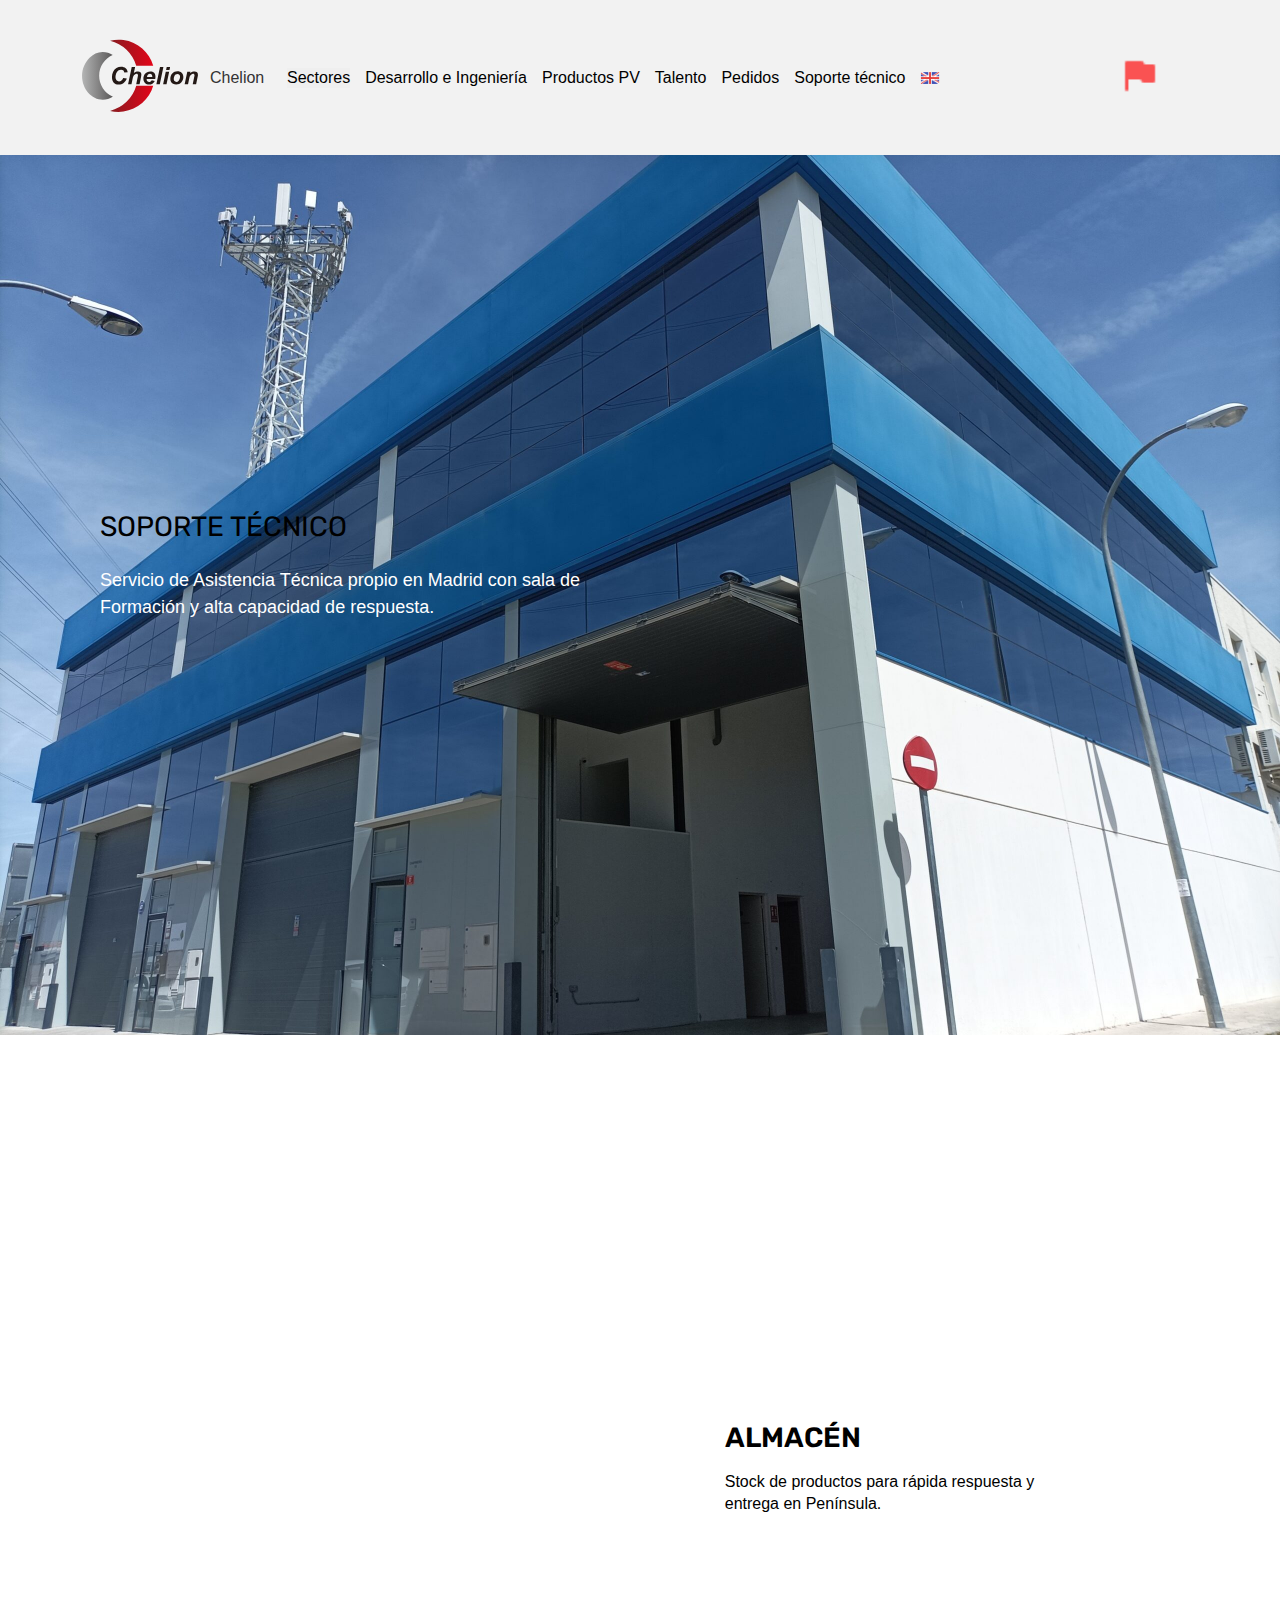
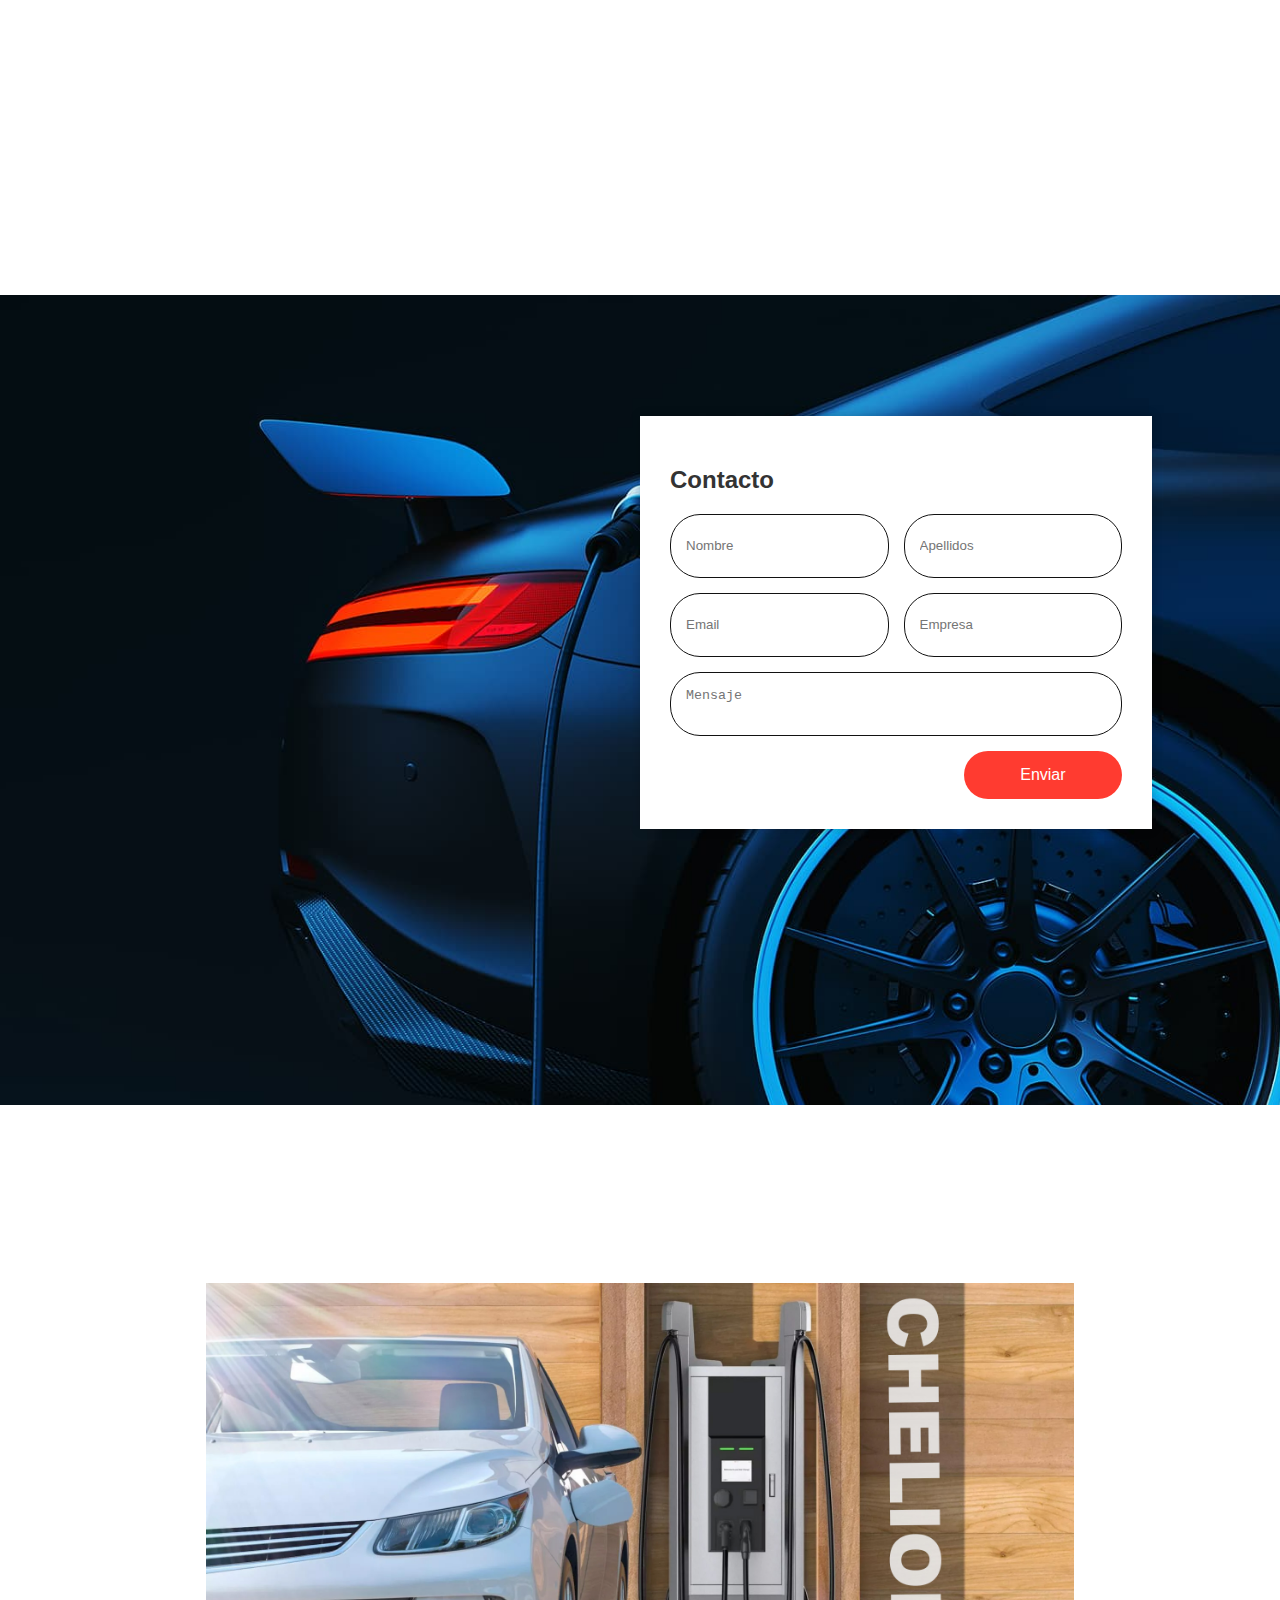
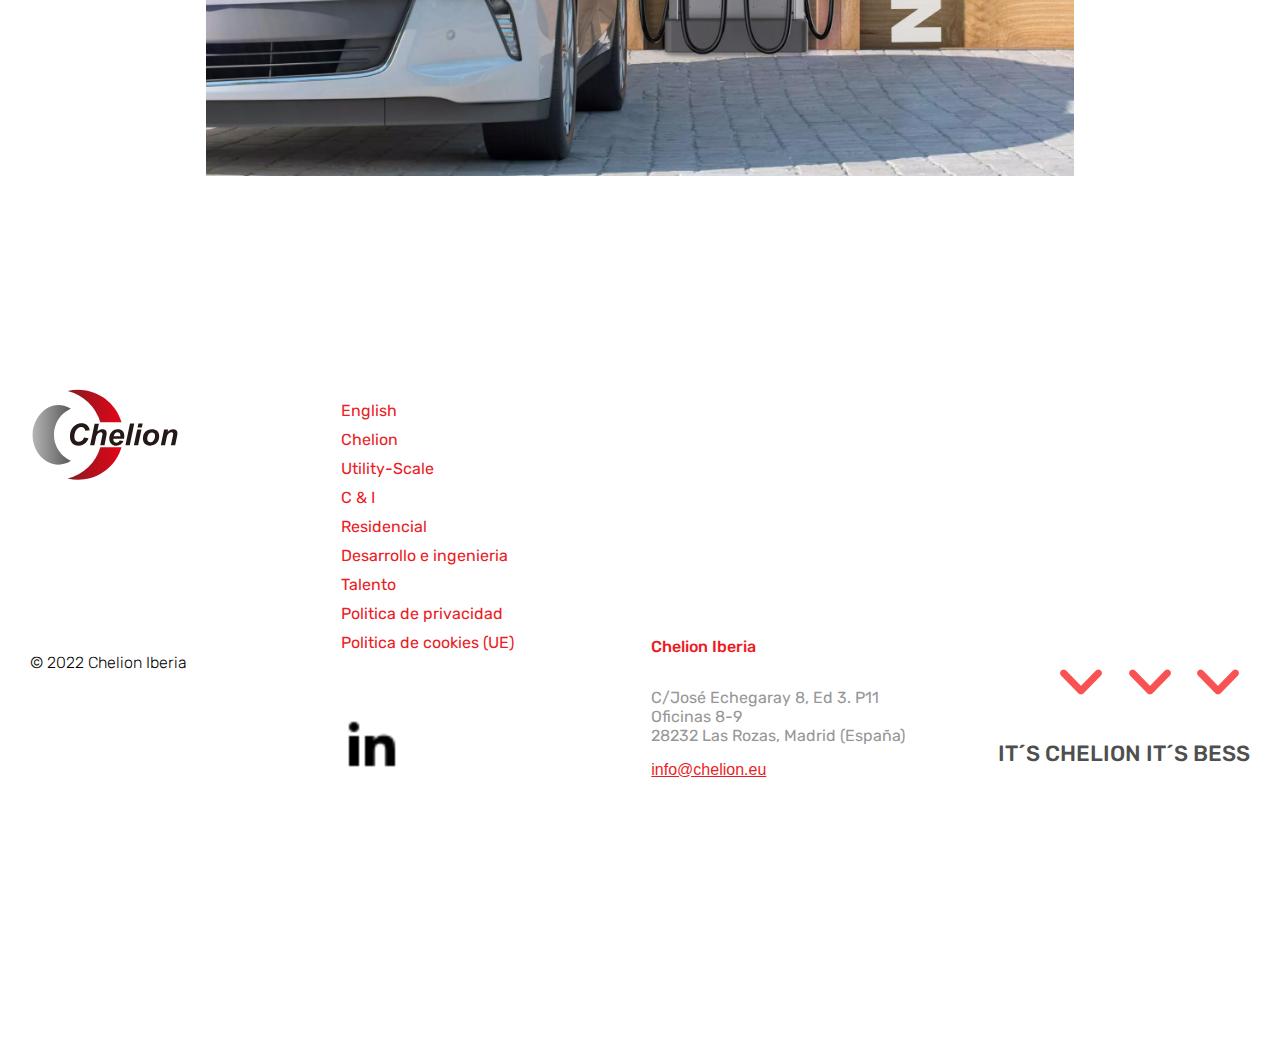
<file: views/soporte-tecnico.html>
<!DOCTYPE html>
<html lang="en">
  <head>
    <meta charset="UTF-8" />
    <meta name="viewport" content="width=device-width, initial-scale=1.0" />
    <link rel="preconnect" href="https://fonts.googleapis.com" />
    <link rel="preconnect" href="https://fonts.gstatic.com" crossorigin />
    <link
      href="https://fonts.googleapis.com/css2?family=Rubik:ital,wght@0,300..900;1,300..900&display=swap"
      rel="stylesheet"
    />
    <title>Chelion - Soporte Técnico</title>
    <link rel="stylesheet" href="../css/soporte-tecnico-styles.css" />
  </head>
  <body>
    <header class="header">
      <div class="logo">
        <a href="/index.html">
          <img src="../assets/img/logo-chelion-color.svg" alt="Chelion Logo" />
        </a>
        <a href="./chelion.html" class="brand-name">Chelion</a>
      </div>
      <nav class="nav">
        <button class="dropdown-toggle">Sectores</button>
        <div class="dropdown-menu">
          <a href="./almacenamiento-solar.html">Almacenamiento Solar</a>
          <a href="./comercial-industrial.html">C & I</a>
          <a href="./residencial.html">Residencial</a>
        </div>
        <a href="./ingenieria-desarrollo.html">Desarrollo e Ingeniería</a>
        <a href="./productos-pv.html">Productos PV</a>
        <a href="./contacto.html">Talento</a>
        <a href="./distribuidores.html">Pedidos</a>
        <a href="./soporte-tecnico.html">Soporte técnico</a>
        <img src="../assets/img/icons8-british-flag-48.png" alt="Language" />
      </nav>
      <div class="icons-dropdown">
        <img
          src="../assets/img/icons8-flag-24.png"
          alt="Support"
          class="icons-button"
        />
        <div class="icons-menu">
          <a href="https://chelion.com.au/">Australia</a>
          <a href="https://www.chelion.us/">EE:UU</a>
          <a href="https://www.chelion.jp/">Japón</a>
          <a href="https://www.chelion.com/en_index.html">China</a>
          <a href="https://www.chelion.gr/">Grecia</a>
        </div>
      </div>
      <button id="burgerButton" class="burger-button">☰</button>
      <div class="burger-menu-dropdown" id="burgerMenuDropdown">
        <a href="./chelion.html">Chelion</a>
        <a href="./almacenamiento-solar.html">Almacenamiento Solar</a>
        <a href="./comercial-industrial.html">C & I</a>
        <a href="./residencial.html">Residencial</a>
        <a href="./ingenieria-desarrollo.html">Desarrollo e Ingeniería</a>
        <a href="./productos-pv.html">Productos PV</a>
        <a href="./contacto.html">Talento</a>
        <a href="./distribuidores.html">Pedidos</a>
        <a href="./soporte-tecnico.html">Soporte técnico</a>
        <a href="https://chelion.com.au/">Australia</a>
        <a href="https://www.chelion.us/">EE:UU</a>
        <a href="https://www.chelion.jp/">Japón</a>
        <a href="https://www.chelion.com/en_index.html">China</a>
        <a href="https://www.chelion.gr/">Grecia</a>
      </div>
    </header>
    <main>
      <section class="hero">
        <div class="hero-container">
          <h1>SOPORTE TÉCNICO</h1>
          <p>
            Servicio de Asistencia Técnica propio en Madrid con sala de
            Formación y alta capacidad de respuesta.
          </p>
        </div>
      </section>
      <section class="storage-container">
        <div class="image-container">
          <img src="../assets/img/wechatimg19-scaled.jpeg" alt="Almacén" />
        </div>
        <div class="text-container">
          <div class="text-content">
            <h2>ALMACÉN</h2>
            <p>
              Stock de productos para rápida respuesta y entrega en Península.
            </p>
          </div>
        </div>
      </section>
      <section class="contact-container">
        <div class="contact-section">
          <div class="main-form-container">
            <div class="contact-form-container">
              <h2>Contacto</h2>
              <form class="contact-form">
                <div class="input-group">
                  <input type="text" name="name" placeholder="Nombre" />
                  <input type="text" name="surname" placeholder="Apellidos" />
                </div>
                <div class="input-group">
                  <input type="email" name="email" placeholder="Email" />
                  <input type="text" name="company" placeholder="Empresa" />
                </div>
                <div class="input-group">
                  <textarea name="message" placeholder="Mensaje"></textarea>
                </div>
                <div class="submit-button-container">
                  <button class="submit-button" type="submit">Enviar</button>
                </div>
              </form>
            </div>
          </div>
        </div>
      </section>
      <section class="car-container">
        <img
          src="../assets/img/epcchelionev.jpg"
          alt="Imagen de coche blanco"
          class="car-image"
        />
      </section>
    </main>
    <footer class="footer">
      <div class="footer-container">
        <div class="footer-logo">
          <img
            class="logo-footer"
            src="../assets/img/logo-chelion-color.svg"
            alt="Logo Chelion"
          />
          <p class="copyright">© 2022 Chelion Iberia</p>
        </div>
        <div class="footer-links">
          <ul>
            <li><a href="#">English</a></li>
            <li><a href="./chelion.html">Chelion</a></li>
            <li><a href="./almacenamiento-solar.html">Utility-Scale</a></li>
            <li><a href="./comercial-industrial.html">C & I</a></li>
            <li><a href="./residencial.html">Residencial</a></li>
            <li>
              <a href="./ingenieria-desarrollo.html">Desarrollo e ingenieria</a>
            </li>
            <li><a href="./contacto.html">Talento</a></li>
            <li><a href="#">Politica de privacidad</a></li>
            <li><a href="#">Politica de cookies (UE)</a></li>
            <li class="linkedin-li">
              <a href="https://www.linkedin.com/"
                ><img src="../assets/img/icons-linkedin-30.png" alt="linkedin"
              /></a>
            </li>
          </ul>
        </div>
        <div class="chelion-address-container">
          <p class="chelion-name">Chelion Iberia</p>
          <p class="chelion-address">
            C/José Echegaray 8, Ed 3. P11<br />Oficinas 8-9<br />28232 Las
            Rozas, Madrid (España)
          </p>
          <a href="mailto:info@chelion.eu">info@chelion.eu</a>
        </div>
        <div class="chelion-slogan-container">
          <div class="arrows-container">
            <img
              class="arrows"
              src="../assets/img/icons8-down-arrow-64.png"
              alt="arrows"
            />
            <img
              class="arrows"
              src="../assets/img/icons8-down-arrow-64.png"
              alt="arrows"
            />
            <img
              class="arrows"
              src="../assets/img/icons8-down-arrow-64.png"
              alt="arrows"
            />
          </div>
          <p>IT´S CHELION IT´S BESS</p>
        </div>
      </div>
    </footer>

    <!-- Dropdown menú -->
    <script>
      document.addEventListener("DOMContentLoaded", function () {
        const dropdownToggle = document.querySelector(".dropdown-toggle");
        const dropdownMenu = document.querySelector(".dropdown-menu");
        const navLinks = document.querySelectorAll(".nav a");

        dropdownToggle.addEventListener("click", function (e) {
          e.preventDefault();
          dropdownToggle.classList.toggle("active");
        });

        navLinks.forEach((link) => {
          link.addEventListener("click", function () {
            dropdownToggle.classList.remove("active");
          });
        });

        document.addEventListener("click", function (e) {
          if (
            !dropdownToggle.contains(e.target) &&
            !dropdownMenu.contains(e.target)
          ) {
            dropdownToggle.classList.remove("active");
          }
        });
      });
    </script>

    <!-- Dropdown menú flag -->
    <script>
      document.addEventListener("DOMContentLoaded", function () {
        const iconsButton = document.querySelector(".icons-button");
        const iconsMenu = document.querySelector(".icons-menu");

        iconsButton.addEventListener("click", function (e) {
          e.preventDefault();
          iconsButton.classList.toggle("active");
        });

        document.addEventListener("click", function (e) {
          if (
            !iconsButton.contains(e.target) &&
            !iconsMenu.contains(e.target)
          ) {
            iconsButton.classList.remove("active");
          }
        });
      });
    </script>

    <!-- Burger menú -->
    <script>
      document.addEventListener("DOMContentLoaded", function () {
        const burgerButton = document.getElementById("burgerButton");
        const burgerMenuDropdown =
          document.getElementById("burgerMenuDropdown");

        burgerButton.addEventListener("click", function (e) {
          e.preventDefault();
          burgerMenuDropdown.classList.toggle("active"); // Toggle the 'active' class
        });

        const burgerMenuLinks = document.querySelectorAll(
          ".burger-menu-dropdown a"
        );

        burgerMenuLinks.forEach((link) => {
          link.addEventListener("click", function () {
            burgerMenuDropdown.classList.remove("active");
          });
        });

        document.addEventListener("click", function (e) {
          if (
            !burgerButton.contains(e.target) &&
            !burgerMenuDropdown.contains(e.target)
          ) {
            burgerMenuDropdown.classList.remove("active");
          }
        });
      });
    </script>

    <!-- Header animation -->
    <script>
      document.addEventListener("DOMContentLoaded", () => {
        const logo = document.querySelector(".logo");
        const nav = document.querySelector(".nav");

        logo.style.animationDelay = "0.2s";
        nav.style.animationDelay = "0.2s";
      });
    </script>

    <!-- Storage animation -->
    <script>
      document.addEventListener("DOMContentLoaded", function () {
        const imageContainers = document.querySelectorAll(".image-container");

        function handleScroll() {
          imageContainers.forEach((container) => {
            const itemPosition = container.getBoundingClientRect().top;
            const screenPosition = window.innerHeight / 1.3;

            if (itemPosition < screenPosition) {
              container.style.transition =
                "transform 1s ease-out, opacity 1s ease-out";
              container.style.transform = "translateX(0)";
              container.style.opacity = "1";
            } else {
              container.style.transition =
                "transform 1s ease-out, opacity 1s ease-out";
              container.style.transform = "translateX(-100%)";
              container.style.opacity = "0";
            }
          });
        }

        window.addEventListener("scroll", handleScroll);
        handleScroll();
      });
    </script>

    <!-- Car image animation -->
    <script>
      document.addEventListener("DOMContentLoaded", function () {
        const carImage = document.querySelector(".car-image");

        function handleScroll() {
          const imageRect = carImage.getBoundingClientRect();
          const screenPosition = window.innerHeight;
          const distance = imageRect.top;
          const percentVisible = Math.min(
            1,
            Math.max(0, 1 - distance / screenPosition)
          );

          const scale = 1 + 0.1 * percentVisible;

          carImage.style.transform = `scale(${scale})`;
        }

        window.addEventListener("scroll", handleScroll);
        handleScroll(); // Ensure the image scales correctly on load
      });
    </script>

    <!-- Form handler -->
    <script src="https://cdn.emailjs.com/dist/email.min.js"></script>
    <script>
      (function () {
        // Initialize EmailJS
        emailjs.init("YOUR_USER_ID");

        document
          .getElementById("contactForm")
          .addEventListener("submit", function (event) {
            event.preventDefault();

            // Capture form data
            const name = event.target.name.value;
            const email = event.target.email.value;
            const company = event.target.company.value;
            const message = event.target.message.value;

            // Define email parameters
            const templateParams = {
              from_name: name,
              from_email: email,
              company: company,
              message: message,
              to_email: "ivanjtrejoc@gmail.com"
            };

            // Send email using EmailJS
            emailjs
              .send("YOUR_SERVICE_ID", "YOUR_TEMPLATE_ID", templateParams)
              .then(
                function (response) {
                  console.log("SUCCESS!", response.status, response.text);
                  alert("Email enviado exitosamente!");
                },
                function (error) {
                  console.log("FAILED...", error);
                  alert(
                    "Error al enviar el email. Por favor, inténtalo de nuevo."
                  );
                }
              );
          });
      })();
    </script>
  </body>
</html>
</file>
<file: styles.css>
body {
  margin: 0;
  font-family: Arial, sans-serif, helvetica, Rubik;
  width: 100%;
  max-width: 100%;
}

/* HEADER */
.header {
  background-color: #f2f2f2;
  display: flex;
  height: 15vh;
  align-items: center;
  justify-content: flex-start;
  gap: 10px;
  padding: 10px 120px;
}

.logo {
  display: flex;
  align-items: center;
  width: 12rem;
}

.logo img {
  height: 80px;
  margin-right: 10px;
}

.brand-name {
  font-family: helvetica;
  color: #333;
  text-decoration: none;
}

.nav {
  list-style: none;
  display: flex;
  gap: 20px;
  position: relative;
}

.nav a {
  font-family: helvetica;
  text-decoration: none;
  color: black;
  font-size: inherit;
  display: flex;
  align-items: center;
}

.nav button {
  font-family: helvetica;
  text-decoration: none;
  color: black;
  border: none;
  padding: 0;
  margin: 0;
  font-size: inherit;
  vertical-align: top;
}

.nav img {
  width: 20px;
}

.dropdown-toggle {
  cursor: pointer;
}
.dropdown-menu {
  display: none;
  position: absolute;
  top: 100%;
  left: 0;
  background-color: #f2f2f2;
  box-shadow: 0px 8px 16px rgba(0, 0, 0, 0.2);
  z-index: 1;
  flex-direction: column;
}

.dropdown-menu a {
  padding: 10px 20px;
  white-space: nowrap;
}

.dropdown-menu a:hover {
  color: #ff0000;
}

.dropdown-toggle.active + .dropdown-menu {
  display: flex;
}

.icons-dropdown {
  position: relative;
  margin-left: 380px;
}

.icons-button {
  cursor: pointer;
  height: 40px;
}

.icons-menu {
  display: none;
  position: absolute;
  top: 100%;
  right: 0;
  background-color: #f2f2f2;
  box-shadow: 0px 8px 16px rgba(0, 0, 0, 0.2);
  z-index: 1;
  flex-direction: column;
}

.icons-menu a {
  padding: 10px 20px;
  white-space: nowrap;
  text-decoration: none;
  color: black;
}

.icons-menu a:hover {
  color: #ff0000;
}

.icons-button.active + .icons-menu {
  display: flex;
}

.burger-button,
.burger-menu-dropdown {
  display: none;
}

/* Animation Keyframes */
@keyframes slideDown {
  0% {
    transform: translateY(-100%);
    opacity: 0;
  }
  100% {
    transform: translateY(0);
    opacity: 1;
  }
}

/* Apply the animation to the elements */
.logo,
.nav,
.icons-button {
  animation: slideDown 0.8s ease-out forwards;
}

/* Responsive Styles */
@media (max-width: 1440px) {
  .header {
    padding: 10px 80px;
    gap: 15px;
  }

  .nav {
    gap: 15px;
    width: 60vw;
  }

  .nav a,
  .nav button {
    font-size: 1rem;
  }

  .icons-dropdown {
    margin-left: 50px;
  }
}

@media (max-width: 1200px) {
  .header {
    padding: 10px 40px;
    gap: 10px;
  }

  .nav {
    gap: 10px;
  }

  .nav a {
    font-size: 0.85rem;
  }

  .nav button {
    font-size: 0.85rem;
    padding: 0;
    margin: 0;
    border: none;
    background: none;
    line-height: 1;
    display: inline-block;
    vertical-align: top;
  }
}

@media (max-width: 768px) {
  .header {
    flex-wrap: wrap;
    padding: 10px 20px;
    height: 26vh;
  }

  .logo,
  .icons-dropdown {
    flex: none;
    justify-content: space-between;
    margin-bottom: 10px;
    display: flex;
  }

  .nav {
    flex-direction: row;
    gap: 10px;
    flex-wrap: wrap;
    justify-content: center;
    width: 100%;
    order: 2;
  }

  .nav a,
  .nav button {
    font-family: helvetica;
    text-decoration: none;
    color: black;
    background: none;
    cursor: pointer;
    font-size: inherit;
  }

  .icons img {
    height: 18px;
  }
}

@media (max-width: 576px) {
  .header {
    align-items: center;
    padding: 10px;
    height: auto;
    justify-content: space-between;
    position: relative;
  }

  .burger-button {
    display: block;
    background: none;
    border: none;
    font-size: 1.5rem;
    cursor: pointer;
    color: #ff0000;
  }

  .burger-menu-dropdown {
    display: none;
    flex-direction: column;
    background-color: #f2f2f2;
    box-shadow: 0px 8px 16px rgba(0, 0, 0, 0.2);
    position: absolute;
    top: 100%;
    left: 0;
    width: 100%;
    z-index: 1;
  }

  .burger-menu-dropdown.active {
    display: flex;
  }

  .burger-menu-dropdown a {
    padding: 10px 20px;
    text-decoration: none;
    color: black;
    display: block;
  }

  .burger-menu-dropdown a:hover {
    background-color: #ddd;
  }

  .nav,
  .brand-name,
  .icons-dropdown {
    display: none;
  }
}

/* HERO */
.hero {
  background: linear-gradient(to bottom, #3a3a3a, #dcdcdc);
  color: white;
  display: flex;
  align-items: center;
  justify-content: flex-start;
  height: 70vh;
  padding: 100px 120px;
  overflow: hidden;
}

.hero-container {
  width: 40rem;
  height: 11rem;
}
.hero h1 {
  font-family: Rubik;
  font-weight: 400;
  font-size: 2em;
  margin: 0 0 20px 0;
}

.hero p {
  font-family: helvetica;
  font-size: 1.25rem;
  margin: 0;
}

/* Responsive Styles */
@media (max-width: 1440px) {
  .hero {
    padding: 80px 100px;
  }
  .hero-container {
    width: 35rem;
  }
  .hero h1 {
    font-size: 1.75em;
  }
  .hero p {
    font-size: 1.125rem;
  }
}

@media (max-width: 1200px) {
  .hero {
    padding: 60px 80px;
  }
  .hero-container {
    width: 30rem;
  }
  .hero h1 {
    font-size: 1.5em;
  }
  .hero p {
    font-size: 1rem;
  }
}

@media (max-width: 768px) {
  .hero {
    padding: 40px 60px;
    height: 80vh;
    justify-content: start;
  }
  .hero-container {
    width: 40%;
    padding: 0 20px;
    text-align: left;
  }
  .hero h1 {
    font-size: 1.25em;
  }
  .hero p {
    font-size: 1rem;
  }
}

@media (max-width: 576px) {
  .hero {
    padding: 10px 30px;
    height: 90vh;
  }
  .hero-container {
    width: 80%;
    padding: 0 10px;
  }
  .hero h1 {
    font-size: 1.25em;
  }
  .hero p {
    font-size: 1rem;
  }
}

/* INTRO */
/* Animación */
@keyframes slideInFromLeft {
  0% {
    transform: translateX(-100%);
    opacity: 0;
  }
  100% {
    transform: translateX(0);
    opacity: 1;
  }
}

.intro {
  background: #f5f5f5;
  display: flex;
  align-items: center;
  justify-content: center;
  height: 20vh;
  overflow: hidden;
}

.intro h2 {
  font-family: helvetica;
  font-size: 3.062rem;
  color: black;
  margin: 0;
  opacity: 0;
  transform: translateX(-100%);
  transition: opacity 0.8s ease-out, transform 0.8s ease-out;
}

/* Responsive Styles */
@media (max-width: 1440px) {
  .intro h2 {
    font-size: 2.75rem;
  }
}

@media (max-width: 1200px) {
  .intro {
    height: 30vh;
  }
  .intro h2 {
    font-size: 2.5rem;
  }
}

@media (max-width: 768px) {
  .intro {
    padding: 0 20px;
    height: 30vh;
  }

  .intro h2 {
    font-size: 2rem;
    text-align: center;
  }
}

@media (max-width: 576px) {
  .intro {
    height: 30vh;
    padding: 0 10px;
  }

  .intro h2 {
    font-size: 1.75rem;
    text-align: center;
  }
}

/* INFO */
.info {
  position: relative;
  background: url("./assets/img/contenedor-chelion-opt-scaled.jpeg") no-repeat
    center center;
  background-size: cover;
  color: white;
  display: flex;
  align-items: center;
  justify-content: flex-start;
  height: 60vh;
  padding-top: 180px;
  padding-left: 120px;
  overflow: hidden;
}
.info::before {
  content: "";
  position: absolute;
  top: 0;
  left: 0;
  width: 100%;
  height: 100%;
  background-color: black;
  opacity: 0.5;
  z-index: 1;
}

.info-container {
  display: flex;
  filter: none;
  flex-direction: column;
  justify-content: flex-start;
  width: 45rem;
  height: 15.5rem;
  z-index: 2;
}

.info h3 {
  font-family: Rubik;
  font-weight: 400;
  font-size: 1.5em;
}

.info p {
  font-family: helvetica;
  font-size: 1.25rem;
  margin: 0.75rem 0;
}

.btn-discover {
  background-color: red;
  width: 27%;
  color: white;
  border: none;
  padding: 15px 20px;
  font-family: Rubik;
  font-weight: 500;
  font-size: 1em;
  cursor: pointer;
  margin-top: 1rem;
  border-radius: 25px;
}

/* Responsive Styles */
@media (max-width: 1440px) {
  .info {
    padding-left: 80px;
    padding-top: 100px;
  }

  .info-container {
    width: 40rem;
    height: auto;
  }

  .btn-discover {
    width: 30%;
  }
}

@media (max-width: 1200px) {
  .info {
    height: 100vh;
    padding-left: 60px;
    padding-top: 120px;
  }

  .info-container {
    width: 35rem;
  }

  .btn-discover {
    width: 35%;
  }
}

@media (max-width: 768px) {
  .info {
    height: 100vh;
    padding-left: 60px;
    padding-top: 80px;
  }

  .info-container {
    width: 50%;
    height: auto;
  }

  .btn-discover {
    width: 50%;
  }

  .info h3,
  .info p {
    text-align: left;
  }
}

@media (max-width: 576px) {
  .info {
    height: 110vh;
    padding-left: 40px;
    padding-top: 60px;
  }

  .info-container {
    width: 90%;
  }

  .btn-discover {
    width: 50%;
  }

  .info h3,
  .info p {
    text-align: left;
  }
}

/* SERVICES */
.services {
  display: flex;
  justify-content: center;
  gap: 2.5rem;
  padding: 40px 120px;
  background-color: #fff;
  overflow: hidden;
}

.service {
  display: flex;
  flex-direction: column;
  align-items: center;
  justify-center: center;
  border: 2.5px solid #808080;
  padding: 20px;
  width: 10vw;
  height: 60vh;
}

.service img {
  width: 150px;
  height: 150px;
  margin-bottom: 10px;
}

.service img:hover {
  color: #e6e6e6;
  -moz-transform: scale(1.2);
  -webkit-transform: scale(1.2);
  -o-transform: scale(1.2);
  -ms-transform: scale(1.2);
  transform: scale(1.2);
}

.service-content {
  width: 100%;
}
.service h3 {
  font-family: Rubik;
  font-size: 1.75rem;
  font-weight: 400;
  margin: 10px 0;
  color: #979797;
}

.service p {
  font-family: Rubik;
  font-size: 1.25rem;
  font-weight: 300;
  line-height: 2.5rem;
  margin: 0;
}

/* Responsive Styles */
@media (max-width: 1440px) {
  .services {
    padding: 40px 80px;
    gap: 2rem;
  }

  .service {
    width: 12vw;
    height: 70vh;
  }
}

@media (max-width: 1200px) {
  .services {
    padding: 40px 60px;
    gap: 1.5rem;
  }

  .service {
    width: 15vw;
    height: 110vh;
  }
}

@media (max-width: 768px) {
  .services {
    padding: 40px 40px;
    gap: 1.5rem;
  }

  .service {
    width: 20vw;
    height: 65vh;
  }

  .service img {
    width: 120px;
    height: 120px;
  }

  .service h3 {
    font-size: 1.5rem;
  }

  .service p {
    font-size: 1rem;
    line-height: 2rem;
  }
}

@media (max-width: 576px) {
  .services {
    flex-direction: column;
    align-items: center;
    padding: 20px;
    gap: 1.5rem;
  }

  .service {
    width: 90%;
    height: auto;
  }

  .service img {
    width: 80px;
    height: 80px;
  }

  .service h3 {
    font-size: 1.25rem;
  }

  .service p {
    font-size: 0.875rem;
    line-height: 1.5rem;
  }

  .service-content {
    text-align: center;
  }
}

/* GRID */
.grid-container {
  display: grid;
  grid-template-columns: 1fr;
  overflow: hidden;
}

.grid-item {
  display: flex;
  align-items: center;
  text-align: center;
  overflow: hidden;
}

.grid-item img {
  width: 50%;
  height: auto;
}

.content {
  display: flex;
  flex-direction: column;
  align-items: flex-start;
  width: 50%;
  margin-top: 10px;
  margin-left: 120px;
  padding: 10px;
}

h3 {
  font-family: Rubik;
  font-size: 2rem;
  text-align: left;
  margin: 10px 0;
}

p {
  font-family: Rubik;
  font-size: 1.0625rem;
  text-align: left;
  margin: 10px 0;
}

.btn {
  background-color: #ff0000;
  color: #fff;
  border: none;
  padding: 15px 20px;
  cursor: pointer;
  text-decoration: none;
  font-size: 1.125rem;
  border-radius: 25px;
  width: 30%;
}

.btn:hover {
  background-color: #cc0000;
}

/* Responsive Styles */
@media (max-width: 1440px) {
  .content {
    margin-left: 80px;
  }

  .btn {
    width: 40%;
  }
}

@media (max-width: 1200px) {
  .content {
    margin-left: 40px;
  }
  .content p {
    width: 70%;
  }
}

@media (max-width: 768px) {
  .content {
    margin-left: 20px;
  }

  h3 {
    font-size: 1.75rem;
  }

  p {
    font-size: 1rem;
  }

  .btn {
    width: 50%;
    font-size: 1rem;
  }

  .grid-item img {
    width: 50%;
  }
}

@media (max-width: 576px) {
  .grid-container {
    display: flex;
    flex-direction: column;
    align-items: center;
  }

  .grid-item {
    flex-direction: column;
    width: 100%;
  }

  .grid-item img {
    width: 100%;
  }

  .content {
    width: 90%;
    margin: 0 auto;
    align-items: center;
    text-align: center;
    padding: 10px 0;
  }

  .btn {
    width: 60%;
  }
}

/* QUOTE */
.quote-section {
  background: #f5f5f5;
  padding: 20px;
  display: flex;
  justify-content: center;
  height: 80vh;
  overflow: hidden;
}

.quote-content {
  width: 80%;
  display: flex;
  align-items: center;
}

.quote-container {
  display: flex;
  flex-direction: column;
  align-items: flex-start;
  justify-content: flex-start;
  width: 60%;
  height: 60%;
}

.quote-content img {
  height: 60%;
  width: 60%;
  margin-right: 20px;
}

blockquote {
  font-family: Rubik;
  justify: start;
  font-size: 2.4375rem;
  width: 100%;
  color: #333;
  margin: 0;
}

blockquote cite {
  font-family: Rubik;
  display: block;
  margin-top: 10px;
  font-size: 1.25rem;
  font-style: normal;
  color: #555;
}

/* Responsive Styles */
@media (max-width: 1440px) {
  .quote-content {
    width: 85%;
  }

  .quote-content img {
    width: 50%;
  }

  .quote-container {
    width: 50%;
  }
}

@media (max-width: 1200px) {
  .quote-content {
    width: 90%;
  }

  .quote-content img {
    width: 45%;
  }

  .quote-container {
    width: 55%;
  }

  blockquote {
    font-size: 2rem;
  }
}

@media (max-width: 768px) {
  .quote-content {
    width: 95%;
  }

  .quote-content img {
    width: 40%;
  }

  .quote-container {
    width: 50%;
  }

  blockquote {
    font-size: 1.75rem;
  }

  blockquote cite {
    font-size: 1rem;
  }
}

@media (max-width: 520px) {
  .quote-section {
    height: auto;
  }

  .quote-content {
    flex-direction: column;
    align-items: center;
    text-align: center;
  }

  .quote-content img {
    width: 80%;
    height: auto;
    margin-right: 0;
    margin-bottom: 20px;
  }

  .quote-container {
    width: 90%;
    align-items: center;
    text-align: left;
  }

  blockquote {
    font-size: 1.5rem;
  }

  blockquote cite {
    font-size: 1rem;
  }
}

/* CONTACT */
.contact-container {
  overflow: hidden;
  position: relative;
  background-image: url("./assets/img/cta-contacto.jpg");
  background-size: cover;
  background-position: center;
  background-repeat: no-repeat;
  height: 80vh;
  width: 100%;
  overflow: "hidden";
}

.contact-container::before {
  content: "";
  position: absolute;
  top: 0;
  left: 0;
  width: 100%;
  height: 100%;
  background-color: black;
  opacity: 0.5;
  z-index: 1;
}

.contact-section {
  position: absolute;
  display: flex;
  flex-direction: row;
  align-items: center;
  justify-content: flex-start;
  width: 100%;
  gap: 40%;
  height: 70vh;
  padding: 50px;
  z-index: 2;
}

.contact-info-container {
  color: #fff;
  text-align: left;
  width: 17%;
  margin-left: 3rem;
}

.contact-info-container h2 {
  font-family: Rubik;
  font-weight: 500;
  font-size: 2rem;
}
.contact-info-container p,
a {
  font-family: Rubik;
  font-weight: 400;
  font-size: 1.0625rem;
  text-decoration: none;
}

.main-form-container {
  display: flex;
  justify-content: center;
  align-items: flex-start;
  width: 30%;
  height: 70%;
  position: relative;
}

/* Contact Form Container */
.contact-form-container {
  background-color: #fff;
  padding: 30px;
  box-shadow: 0 0 10px rgba(0, 0, 0, 0.2);
  max-width: 600px;
  width: 100%;
}

/* Heading */
.contact-form-container h2 {
  margin-bottom: 20px;
  color: #333;
}

/* Contact Form */
.contact-form {
  display: flex;
  flex-direction: column;
  gap: 15px;
}

/* Input Group */
.input-group {
  display: flex;
  gap: 15px;
}

.input-group input {
  height: 2rem;
}

/* Inputs and Textarea */
input[type="text"],
input[type="email"],
textarea {
  width: 100%;
  padding: 15px;
  border: 1px solid #121212;
  border-radius: 30px; /* Rounded edges */
  outline: none;
}

textarea {
  resize: none;
  height: 2rem;
}

/* Submit Button */
.submit-button-container {
  display: flex;
  justify-content: flex-end;
}

.submit-button {
  background-color: #ff3b30;
  color: white;
  padding: 15px;
  border: none;
  border-radius: 30px;
  cursor: pointer;
  transition: background-color 0.3s;
  font-size: 16px;
  width: 35%;
  text-align: center;
}

.submit-button:hover {
  background-color: #e63227;
}

/* Responsive Styles */
@media (max-width: 1440px) {
  .contact-container {
    height: 90vh;
  }

  .contact-section {
    gap: 30%;
  }

  .contact-info-container {
    width: 20%;
  }

  .main-form-container {
    width: 40%;
  }
}

@media (max-width: 1200px) {
  .contact-section {
    gap: 15%;
    padding: 40px;
  }

  .contact-info-container {
    width: 25%;
    margin-left: 2rem;
  }

  .main-form-container {
    width: 50%;
  }
}

@media (max-width: 768px) {
  .contact-container {
    height: 100vh;
  }

  .contact-section {
    flex-direction: column;
    align-items: center;
    height: auto;
    padding: 0 10px;
  }

  .contact-info-container {
    width: 100%;
    margin: 0;
    text-align: left;
  }

  .main-form-container {
    width: 80%;
    margin-top: 20px;
    align-items: center;
    display: flex;
    justify-content: center;
    padding: 0;
  }

  .contact-form-container {
    width: 90%;
  }
}

@media (max-width: 576px) {
  .contact-container {
    height: 140vh;
  }
  .contact-section {
    flex-direction: column;
    align-items: center;
    padding: 0;
    height: auto;
  }

  .contact-info-container {
    width: 100%;
    margin-left: 20px;
    text-align: left;
    padding: 20px;
  }

  .main-form-container {
    width: 90%;
    height: 100vh;
    margin-top: 20px;
    display: flex;
    justify-content: center;
    padding: 0;
  }

  .contact-form-container {
    width: 100%;
    max-width: 100%;
    height: 100vh;
    box-sizing: border-box;
  }

  .contact-form {
    width: 100%;
  }

  .input-group {
    flex-direction: column;
    gap: 10px;
    width: 100%;
  }

  .input-group input {
    width: 100%;
    height: 10vh;
    box-sizing: border-box;
  }

  .input-group textarea {
    width: 100%;
    height: 20vh;
    box-sizing: border-box;
  }

  .submit-button-container {
    justify-content: center;
    width: 100%;
  }

  .submit-button {
    width: 100%;
    box-sizing: border-box;
  }
}

/* FOOTER */
.footer {
  background-color: #ffffff;
  color: black;
  text-align: center;
  width: 100%;
  max-width: 100%;
  height: 55vh;
  overflow: hidden;
}

.footer-container {
  margin: 20px;
  display: flex;
  justify-content: center;
  align-items: flex-start;
  padding: 0 10px;
  gap: 20px;
  overflow: hidden;
}

.footer-logo {
  display: flex;
  flex-direction: column;
  gap: 12.5rem;
  width: 20rem;
  height: 50vh;
}

.footer-logo img {
  width: 150px;
  margin-bottom: 20px;
}

.footer-links {
  display: flex;
  flex-direction: column;
  align-items: flex-start;
  gap: 10rem;
  width: 20rem;
  height: 50vh;
}

.footer-links ul {
  list-style: none;
  text-align: left;
  padding: 0;
}

.footer-links li {
  margin-bottom: 10px;
}

.footer-links a {
  font-family: Rubik;
  font-size: 1rem;
  font-weight: 400;
  color: #ec1c24;
  text-decoration: none;
}

.linkedin-li {
  margin-top: 4rem;
}

.linkedin-li img {
  width: 60px;
}

.chelion-address-container {
  display: flex;
  flex-direction: column;
  justify-content: center;
  width: 20rem;
  height: 50vh;
}

.chelion-name {
  font-family: Rubik;
  font-size: 1rem;
  font-weight: 500;
  color: #ec1c24;
}

.chelion-address {
  font-family: Rubik;
  font-size: 1rem;
  font-weight: 400;
  color: #979797;
}

.chelion-address-container a {
  color: #ec1c24;
  text-align: left;
}

.copyright {
  font-family: Rubik;
  font-size: 1rem;
  font-weight: 300;
  margin-top: 20px;
}

.chelion-slogan-container {
  display: flex;
  flex-direction: column;
  justify-content: center;
  align-items: flex-end;
  width: 20rem;
  height: 50vh;
}

.chelion-slogan-container img {
  margin-top: 2.5rem;
}

.chelion-slogan-container p {
  font-family: Rubik;
  font-size: 1.375rem;
  font-weight: 500;
  color: #4f4f4f;
}

/* Responsive Styles */
@media (max-width: 1440px) {
  .footer {
    height: 70vh;
    overflow: hidden;
  }

  .footer-container {
    justify-content: space-between;
    gap: 20px;
  }

  .footer-logo,
  .footer-links,
  .chelion-address-container,
  .chelion-slogan-container {
    width: 18rem;
    height: 70vh;
  }

  .footer-logo {
    gap: 8rem;
  }

  .footer-links {
    gap: 5rem;
  }
}

@media (max-width: 1200px) {
  .footer {
    height: 70vh;
    overflow: hidden;
  }
  .footer-container {
    flex-wrap: wrap;
    gap: 30px;
  }

  .footer-logo,
  .footer-links,
  .chelion-address-container,
  .chelion-slogan-container {
    width: 10%;
    flex-grow: 1;
    text-align: left;
    height: 70vh;
  }

  .footer-logo img {
    margin-bottom: 10px;
  }

  .footer-links ul {
    text-align: left;
  }
}

@media (max-width: 768px) {
  .footer {
    height: auto;
    padding: 0px;
    overflow: hidden;
  }

  .footer-container {
    flex-wrap: wrap;
    align-items: center;
    gap: 20px;
  }

  .footer-logo,
  .footer-links {
    width: 20%;
  }

  .footer-logo img,
  .linkedin-li img {
    margin: 0 auto;
  }

  .chelion-address-container,
  .chelion-slogan-container {
    width: 20%;
    text-align: center;
  }

  .arrows {
    width: 40px;
  }
}

@media (max-width: 520px) {
  .footer-container {
    flex-direction: column;
    align-items: flex-start;
    gap: 20px;
  }

  .footer-logo,
  .chelion-address-container,
  .chelion-slogan-container {
    width: 100%;
    height: 10%;
    text-align: left;
  }

  .footer-links {
    width: 100%;
    height: 10%;
    text-align: left;
    gap: 1rem;
  }

  .chelion-address-container {
    margin-bottom: 20px;
  }

  .footer-links ul {
    text-align: left;
  }
}
</file>
<file: css/almacenamiento-solar-styles.css>
body {
  margin: 0;
  font-family: Arial, sans-serif, helvetica, Rubik;
  width: 100%;
  max-width: 100%;
}

/* HEADER */
.header {
  background-color: #f2f2f2;
  display: flex;
  height: 15vh;
  align-items: center;
  justify-content: flex-start;
  gap: 10px;
  padding: 10px 120px;
}

.logo {
  display: flex;
  align-items: center;
  width: 12rem;
}

.logo img {
  height: 80px;
  margin-right: 10px;
}

.brand-name {
  font-family: helvetica;
  color: #333;
  text-decoration: none;
}

.nav {
  list-style: none;
  display: flex;
  gap: 20px;
  position: relative;
}

.nav a {
  font-family: helvetica;
  text-decoration: none;
  color: black;
  font-size: inherit;
  display: flex;
  align-items: center;
}

.nav button {
  font-family: helvetica;
  text-decoration: none;
  color: black;
  border: none;
  padding: 0;
  margin: 0;
  font-size: inherit;
  vertical-align: top;
}

.nav img {
  width: 20px;
}

.dropdown-toggle {
  cursor: pointer;
}
.dropdown-menu {
  display: none;
  position: absolute;
  top: 100%;
  left: 0;
  background-color: #f2f2f2;
  box-shadow: 0px 8px 16px rgba(0, 0, 0, 0.2);
  z-index: 1;
  flex-direction: column;
}

.dropdown-menu a {
  padding: 10px 20px;
  white-space: nowrap;
}

.dropdown-menu a:hover {
  color: #ff0000;
}

.dropdown-toggle.active + .dropdown-menu {
  display: flex;
}

.icons-dropdown {
  position: relative;
  margin-left: 380px;
}

.icons-button {
  cursor: pointer;
  height: 40px;
}

.icons-menu {
  display: none;
  position: absolute;
  top: 100%;
  right: 0;
  background-color: #f2f2f2;
  box-shadow: 0px 8px 16px rgba(0, 0, 0, 0.2);
  z-index: 1;
  flex-direction: column;
}

.icons-menu a {
  padding: 10px 20px;
  white-space: nowrap;
  text-decoration: none;
  color: black;
}

.icons-menu a:hover {
  color: #ff0000;
}

.icons-button.active + .icons-menu {
  display: flex;
}

.burger-button,
.burger-menu-dropdown {
  display: none;
}

/* Animation Keyframes */
@keyframes slideDown {
  0% {
    transform: translateY(-100%);
    opacity: 0;
  }
  100% {
    transform: translateY(0);
    opacity: 1;
  }
}

/* Apply the animation to the elements */
.logo,
.nav,
.icons-button {
  animation: slideDown 0.8s ease-out forwards;
}

/* Responsive Styles */
@media (max-width: 1440px) {
  .header {
    padding: 10px 80px;
    gap: 15px;
  }

  .nav {
    gap: 15px;
    width: 60vw;
  }

  .nav a,
  .nav button {
    font-size: 1rem;
  }

  .icons-dropdown {
    margin-left: 50px;
  }
}

@media (max-width: 1200px) {
  .header {
    padding: 10px 40px;
    gap: 10px;
  }

  .nav {
    gap: 10px;
  }

  .nav a {
    font-size: 0.85rem;
  }

  .nav button {
    font-size: 0.85rem;
    padding: 0;
    margin: 0;
    border: none;
    background: none;
    line-height: 1;
    display: inline-block;
    vertical-align: top;
  }
}

@media (max-width: 768px) {
  .header {
    flex-wrap: wrap;
    padding: 10px 20px;
    height: 26vh;
  }

  .logo,
  .icons-dropdown {
    flex: none;
    justify-content: space-between;
    margin-bottom: 10px;
    display: flex;
  }

  .nav {
    flex-direction: row;
    gap: 10px;
    flex-wrap: wrap;
    justify-content: center;
    width: 100%;
    order: 2;
  }

  .nav a,
  .nav button {
    font-family: helvetica;
    text-decoration: none;
    color: black;
    background: none;
    cursor: pointer;
    font-size: inherit;
  }

  .icons img {
    height: 18px;
  }
}

@media (max-width: 576px) {
  .header {
    align-items: center;
    padding: 10px;
    height: auto;
    justify-content: space-between;
    position: relative;
  }

  .burger-button {
    display: block;
    background: none;
    border: none;
    font-size: 1.5rem;
    cursor: pointer;
    color: #ff0000;
  }

  .burger-menu-dropdown {
    display: none;
    flex-direction: column;
    background-color: #f2f2f2;
    box-shadow: 0px 8px 16px rgba(0, 0, 0, 0.2);
    position: absolute;
    top: 100%;
    left: 0;
    width: 100%;
    z-index: 1;
  }

  .burger-menu-dropdown.active {
    display: flex;
  }

  .burger-menu-dropdown a {
    padding: 10px 20px;
    text-decoration: none;
    color: black;
    display: block;
  }

  .burger-menu-dropdown a:hover {
    background-color: #ddd;
  }

  .nav,
  .brand-name,
  .icons-dropdown {
    display: none;
  }
}

/* HERO */
.hero {
  background: url("../assets/img/energy-storage-system-scaled.jpg") no-repeat
    center center;
  background-size: cover;
  color: black;
  display: flex;
  align-items: center;
  justify-content: flex-start;
  height: 70vh;
  padding: 100px 120px;
}

.hero-container {
  width: 40rem;
  height: 11rem;
}
.hero h1 {
  width: 60%;
  font-family: Rubik;
  font-weight: 400;
  font-size: 2.25rem;
  line-height: 2.475rem;
  margin: 0 0 20px 0;
}

.hero p {
  width: 70%;
  font-family: helvetica;
  font-size: 1.4375rem;
  line-height: 1.725rem;
  margin: 0;
}

/* Responsive Styles */
@media (max-width: 1440px) {
  .hero {
    padding: 80px 100px;
  }
  .hero-container {
    width: 35rem;
  }
  .hero h1 {
    font-size: 1.75em;
  }
  .hero p {
    font-size: 1.125rem;
  }
}

@media (max-width: 1200px) {
  .hero {
    padding: 60px 80px;
  }
  .hero-container {
    width: 30rem;
  }
  .hero h1 {
    font-size: 1.5rem;
  }
  .hero p {
    font-size: 1rem;
  }
}

@media (max-width: 768px) {
  .hero {
    padding: 40px 60px;
    height: 80vh;
    justify-content: start;
  }
  .hero-container {
    width: 40%;
    height: 60vh;
    padding: 0 20px;
    text-align: left;
  }
  .hero h1 {
    font-size: 1.25em;
  }
  .hero p {
    font-size: 1rem;
  }
}

@media (max-width: 576px) {
  .hero {
    padding: 10px 30px;
    height: 90vh;
    align-items: center;
    justify-content: center;
  }
  .hero-container {
    width: 90%;
    padding: 0 10px;
  }
  .hero h1 {
    font-size: 1.25em;
  }
  .hero p {
    font-size: 1rem;
  }
}

/* INFO */
.container {
  display: flex;
  flex-direction: row;
  align-items: start;
  justify-content: center;
  gap: 7rem;
  padding: 6rem 1.5rem;
  height: 120vh;
  background: url("../assets/img/ficiticio-contendor.jpg") no-repeat center
    center;
  background-size: cover;
  overflow: hidden;
}

.left-side {
  background-color: rgba(156, 155, 155, 0.8);
  padding: 20px;
  width: 20%;
  height: 60%;
  display: flex;
  flex-direction: column;
  justify-content: center;
  padding: 1rem 3rem;
}

.left-side h1 {
  width: 80%;
  font-family: Rubik;
  font-size: 2rem;
  font-weight: 600;
  margin-bottom: 1.25rem;
  margin-left: 2rem;
}

.left-side p {
  width: 90%;
  font-family: Rubik;
  font-size: 1.0625rem;
  line-height: 1.4875rem;
  margin-bottom: 1.25rem;
  margin-left: 2rem;
}

.left-side a {
  background-color: #ff0000;
  color: #fff;
  font-family: Rubik;
  width: 80%;
  font-size: 1.0625rem;
  line-height: 1.4875rem;
  font-weight: 600;
  padding: 17px 10px;
  border: none;
  border-radius: 50px;
  font-size: 1em;
  cursor: pointer;
  margin-left: 2rem;
  text-align: center;
  text-decoration: none;
}

.right-side {
  width: 40%;
  display: flex;
  align-items: center;
}

.grid-container {
  display: grid;
  grid-template-columns: repeat(2, 1fr);
  grid-template-rows: repeat(4, auto);
  gap: 20px;
  width: 100%;
  padding: 20px;
  background-color: rgba(156, 155, 155, 0.8);
  padding: 6rem 3rem;
}

.grid-item {
  display: flex;
  flex-direction: column;
  transform: translateX(100%);
  opacity: 0;
}

.item-header {
  display: flex;
  align-items: baseline;
  margin-bottom: 10px;
}

.number {
  font-family: Rubik;
  font-size: 1.75rem;
  line-height: 2.1rem;
  color: #ff0000;
  font-weight: 400;
  margin-right: 1rem;
}

.title {
  font-family: Rubik;
  font-size: 1.75rem;
  line-height: 2.1rem;
  color: #fff;
  font-weight: 400;
}

.grid-item p {
  font-family: Rubik;
  font-size: 1.0625rem;
  line-height: 1.4875rem;
  color: #000000;
}

/* Responsive Styles */
@media (max-width: 1440px) {
  .container {
    height: 140vh;
  }

  .left-side {
    width: 25%;
  }

  .right-side {
    width: 60%;
  }

  .grid-container {
    padding: 4rem 2rem;
  }

  .left-side h1 {
    font-size: 1.75rem;
  }

  .left-side p {
    font-size: 1rem;
  }
}

@media (max-width: 1200px) {
  .left-side {
    width: 30%;
  }

  .right-side {
    width: 65%;
  }

  .grid-container {
    padding: 3rem 1.5rem;
  }

  .left-side h1 {
    font-size: 1.5rem;
  }

  .left-side p {
    font-size: 0.9375rem;
  }
}

@media (max-width: 768px) {
  .container {
    flex-direction: column;
    height: auto;
    align-items: center;
    justify-content: center;
    gap: 2rem;
  }

  .left-side {
    width: 67%;
    display: flex;
    flex-direction: column;
    align-items: center;
    justify-content: center;
  }

  .right-side {
    width: 80%;
    margin: 0 auto;
  }

  .grid-container {
    grid-template-columns: 1fr;
    gap: 15px;
    margin: 0;
    padding: 2rem 1rem;
  }

  .left-side h1 {
    width: 80%
    font-size: 1.25rem;
    margin-left: 0;
    text-align: left;
    padding: 0;
  }

  .left-side p {
    width: 80%
    font-size: 1rem;
    margin-left: 0;
    text-align: left;
    padding: 0;
  }

  .left-side a {
    width: 50%;
    margin-left: 0;
    padding: 15px 10px;
  }

  .grid-item p {
    font-size: 1rem;
  }
}

@media (max-width: 576px) {
  .container {
    flex-direction: column;
    height: auto;
    padding: 4rem 1rem;
  }

  .left-side {
    width: 67%;
    display: flex;
    flex-direction: column;
    align-items: center;
    justify-content: center;
  }

  .right-side {
    width: 100%;
  }

  .left-side h1,
  .left-side p {
    width: 100%;    
    text-align: left;
    margin-left: 0;
  }

  .left-side a {
    text-align: center;
    margin-left: 0;
  }

  .left-side h1 {
    font-size: 1.5rem;
    margin-bottom: 1rem;
  }

  .left-side p {
    font-size: 1rem;
    margin-bottom: 1.25rem;
  }

  .left-side a {
    width: 100%;
    padding: 15px;
  }

  .grid-container {
    grid-template-columns: 1fr;
    gap: 10px;
    padding: 1.5rem 1rem;
  }

  .grid-item p {
    font-size: 0.9375rem;
  }
}

/* PRODUCTS SECTION */
.products-section {
  display: flex;
  flex-direction: column;
  align-items: start;
  justify-content: center;
  overflow: hidden;
}

.product-container {
  display: flex;
  align-items: flex-start;
  width: 100%;
  padding: 50px;
  gap: 50px;
}

.product-image-container {
  width: 35%;
  height: 70%;
  margin-top: 4%;
  margin-left: 10%;
  margin-right: 15%;
  background-color: #fff;
  overflow: hidden;
  transform: translateX(-100%);
  opacity: 0;
  transition: transform 1s ease-out, opacity 1s ease-out;
}

.product-image-container-right {
  background: red;
  width: 35%;
  height: 70%;
  margin-top: 10%;
  margin-left: 15%;
  background-color: #fff;
  overflow: hidden;
  transform: translateX(100%);
  opacity: 0;
  transition: transform 1s ease-out, opacity 1s ease-out;
}

.product-image {
  width: 100%;
  height: 100%;
  object-fit: cover;
  transition: transform 0.3s ease-in-out;
}

.product-image:hover {
  -moz-transform: scale(1.1);
  -webkit-transform: scale(1.1);
  -o-transform: scale(1.1);
  -ms-transform: scale(1.1);
  transform: scale(1.1);
}

.product-info-container {
  width: 25%;
  height: 84vh;
}

.product-info-container-left {
  width: 25%;
  height: 86vh;
  margin-left: 10%;
}
.product-title {
  margin-bottom: 20px;
}

.product-title h2 {
  font-family: Rubik;
  font-size: 2rem;
  line-height: 2.425rem;
  font-weight: 600;
}

.product-description p {
  font-family: Rubik;
  font-size: 0.875rem;
  line-height: 1.4875rem;
  margin-bottom: 4rem;
}

hr {
  border: none;
  height: 1.15px;
  background-color: black;
  width: 100%;
}

.product-features {
  display: grid;
  grid-template-columns: repeat(2, 1fr);
  gap: 1.25rem;
  margin-top: 2rem;
}

.feature-item {
  display: flex;
  align-items: start;
  padding: 10px;
}

.feature-item img {
  margin-top: 1.5rem;
  font-size: 24px;
  margin-right: 10px;
}

.feature-item span {
  font-size: 16px;
  margin-top: 1rem;
}

@media (max-width: 1440px) {
  .product-container {
    padding: 40px;
    gap: 40px;
  }

  .product-image-container,
  .product-image-container-right {
    width: 35%;
    margin-left: 5%;
    margin-right: 5%;
  }

  .product-info-container,
  .product-info-container-left {
    width: 30%;
  }

  .product-title h2 {
    font-size: 1.75rem;
  }

  .product-description p {
    font-size: 0.875rem;
  }

  .feature-item span {
    font-size: 14px;
  }
}

@media (max-width: 1200px) {
  .products-section {
    height: auto;
  }
  .product-container {
    padding: 30px;
    gap: 30px;
  }

  .product-image-container,
  .product-image-container-right {
    width: 40%;
    margin-left: 5%;
    margin-right: 5%;
  }

  .product-info-container,
  .product-info-container-left {
    width: 35%;
  }

  .product-title h2 {
    font-size: 1.5rem;
  }

  .product-description p {
    font-size: 0.875rem;
  }

  .feature-item span {
    font-size: 14px;
  }
}

@media (max-width: 768px) {
  .products-section {
    height: auto;
    align-items: center;
  }

  .product-container {
    flex-direction: column;
    align-items: center;
    padding: 20px;
    gap: 20px;
  }

  .product-image-container,
  .product-image-container-right {
    width: 60%;
    height: auto;
    margin: 0;
  }

  .product-info-container,
  .product-info-container-left {
    width: 90%;
    height: auto;
    margin: 0;
  }

  .product-title h2 {
    font-size: 1.25rem;
    text-align: left;
  }

  .product-description p {
    font-size: 0.875rem;
    text-align: left;
  }

  .feature-item {
    justify-content: center;
  }

  .feature-item img {
    margin-top: 0;
    margin-right: 5px;
  }

  .feature-item span {
    font-size: 14px;
    margin-top: 0;
  }
}

@media (max-width: 576px) {
  .products-section {
    height: auto;
    align-items: center;
    padding: 10px;
  }

  .product-container {
    flex-direction: column;
    align-items: center;
    padding: 10px;
    gap: 10px;
  }

  .product-image-container,
  .product-image-container-right {
    width: 100%;
    height: auto;
    margin: 0;
  }

  .product-info-container,
  .product-info-container-left {
    width: 100%;
    height: auto;
    margin: 0;
  }

  .product-title h2 {
    font-size: 1rem;
    text-align: left;
  }

  .product-description p {
    font-size: 0.875rem;
    text-align: left;
  }

  .feature-item {
    justify-content: center;
  }

  .feature-item img {
    margin-top: 0;
    margin-right: 5px;
  }

  .feature-item span {
    font-size: 14px;
    margin-top: 0;
  }
}



/* DOWNLOAD SECTION */
.download-section {
  padding: 50px 0;
  text-align: center;
  overflow: hidden;
}

.download-container {
  display: flex;
  flex-direction: column;
  align-items: center;
  width: 100%;
  margin: 0 auto;
}

.red-line {
  width: 100%;
  height: 4px;
  background-color: #ff0000;
  margin-bottom: 20px;
}

.download-info {
  max-width: 400px;
}

.download-info h2 {
  font-family: Rubik;
  font-size: 1.4375rem;
  font-weight: 400;
  margin-bottom: 10px;
}

.download-button {
  background-color: #ec1c24;
  color: #fff;
  font-family: Rubik;
  font-size: 1.125rem;
  font-weight: 600;
  text-decoration: none;
  padding: 15px 20px;
  border: none;
  border-radius: 25px;
  width: 13rem;
  cursor: pointer;
  transition: background-color 0.3s;
}

.download-button:hover {
  background-color: #c61212;
}

/* Responsive Styles */
@media (max-width: 576px) {
  .download-info h2 {
    font-size: 1.125rem;
  }

  .download-button {
    font-size: 0.75rem;
    padding: 10px 15px;
    width: 8rem;
  }
}

/* CHELION IMAGE */
.chelion-container {
  background-color: white;
  height: 90vh;
  display: flex;
  align-items: center;
  justify-content: center;
  padding: 20px;
}

.chelion-image {
  width: 90%;
  height: auto;
}

/* Responsive Styles */
@media (max-width: 1440px) {
  .car-image {
    width: 70%;
  }
}

@media (max-width: 1200px) {
  .car-image {
    width: 70%;
  }
}

@media (max-width: 768px) {
  .chelion-container{
    height: auto;
  }

  .chelion-image {
    width: 90%;
  }
}

@media (max-width: 576px) {
  .chelion-container {
    padding: 0;
  }
  .chelion-image {
    width: 100%;
    height: auto;
  }
}


/* FOOTER */
.footer {
  background-color: #ffffff;
  color: black;
  padding: 30px;
  text-align: center;
  height: 50vh;
}

.footer-container {
  display: flex;
  justify-content: space-around;
  align-items: flex-start;
}

.footer-logo {
  display: flex;
  flex-direction: column;
  align-items: flex-start;
  gap: 12.5rem;
  width: 20rem;
  height: 50vh;
}

.footer-logo img {
  width: 150px;
  margin-bottom: 20px;
}

.footer-links {
  display: flex;
  flex-direction: column;
  align-items: flex-start;
  gap: 10rem;
  width: 20rem;
  height: 50vh;
}

.footer-links ul {
  list-style: none;
  text-align: left;
  padding: 0;
}

.footer-links li {
  margin-bottom: 10px;
}

.footer-links a {
  font-family: Rubik;
  font-size: 1rem;
  font-weight: 400;
  color: #ec1c24;
  text-decoration: none;
}

.linkedin-li {
  margin-top: 4rem;
}

.linkedin-li img {
  width: 60px;
}

.chelion-address-container {
  display: flex;
  flex-direction: column;
  justify-content: center;
  align-items: flex-start;
  width: 20rem;
  height: 50vh;
}

.chelion-name {
  font-family: Rubik;
  font-size: 1rem;
  font-weight: 500;
  color: #ec1c24;
}

.chelion-address {
  font-family: Rubik;
  font-size: 1rem;
  font-weight: 400;
  text-align: left;
  color: #979797;
}

.chelion-address-container a {
  color: #ec1c24;
  text-align: left;
}

.copyright {
  font-family: Rubik;
  font-size: 1rem;
  font-weight: 300;
  margin-top: 20px;
}

.chelion-slogan-container {
  display: flex;
  flex-direction: column;
  justify-content: center;
  align-items: flex-end;
  width: 20rem;
  height: 50vh;
}

.chelion-slogan-container img {
  margin-top: 2.5rem;
}

.chelion-slogan-container p {
  font-family: Rubik;
  font-size: 1.375rem;
  font-weight: 500;
  color: #4f4f4f;
}

/* Responsive Styles */
@media (max-width: 1440px) {
  .footer {
    height: 70vh;
    overflow: hidden;
  }

  .footer-container {
    justify-content: space-between;
    gap: 20px;
  }

  .footer-logo,
  .footer-links,
  .chelion-address-container,
  .chelion-slogan-container {
    width: 18rem;
    height: 70vh;
  }

  .footer-logo {
    gap: 8rem;
  }

  .footer-links {
    gap: 5rem;
  }
}

@media (max-width: 1200px) {
  .footer {
    height: 70vh;
    overflow: hidden;
  }
  .footer-container {
    flex-wrap: wrap;
    gap: 30px;
  }

  .footer-logo,
  .footer-links,
  .chelion-address-container,
  .chelion-slogan-container {
    width: 10%;
    flex-grow: 1;
    text-align: left;
    height: 70vh;
  }

  .footer-logo img {
    margin-bottom: 10px;
  }

  .footer-links ul {
    text-align: left;
  }
}

@media (max-width: 768px) {
  .footer {
    height: auto;
    padding: 0px;
    overflow: hidden;
  }

  .footer-container {
    flex-wrap: wrap;
    align-items: center;
    gap: 20px;
  }

  .footer-logo,
  .footer-links {
    width: 20%;
  }

  .footer-logo img,
  .linkedin-li img {
    margin: 0 auto;
  }

  .chelion-address-container,
  .chelion-slogan-container {
    width: 20%;
    text-align: center;
  }

  .arrows {
    width: 40px;
  }
}

@media (max-width: 520px) {
  .footer-container {
    flex-direction: column;
    align-items: flex-start;
    gap: 20px;
  }

  .footer-logo,
  .chelion-address-container,
  .chelion-slogan-container {
    width: 100%;
    height: 10%;
    text-align: left;
  }

  .footer-links {
    width: 100%;
    height: 10%;
    text-align: left;
    gap: 1rem;
  }

  .chelion-address-container {
    margin-bottom: 20px;
  }

  .footer-links ul {
    text-align: left;
  }
}
</file>
<file: css/comercial-industrial-styles.css>
body {
  margin: 0;
  padding: 0;
  font-family: Arial, sans-serif, helvetica, Rubik;
  width: 100%;
}

/* HEADER */
.header {
  background-color: #f2f2f2;
  display: flex;
  height: 15vh;
  align-items: center;
  justify-content: flex-start;
  gap: 10px;
  padding: 10px 120px;
}

.logo {
  display: flex;
  align-items: center;
  width: 12rem;
}

.logo img {
  height: 80px;
  margin-right: 10px;
}

.brand-name {
  font-family: helvetica;
  color: #333;
  text-decoration: none;
}

.nav {
  list-style: none;
  display: flex;
  gap: 20px;
  position: relative;
}

.nav a {
  font-family: helvetica;
  text-decoration: none;
  color: black;
  font-size: inherit;
  display: flex;
  align-items: center;
}

.nav button {
  font-family: helvetica;
  text-decoration: none;
  color: black;
  border: none;
  padding: 0;
  margin: 0;
  font-size: inherit;
  vertical-align: top;
}

.nav img {
  width: 20px;
}

.dropdown-toggle {
  cursor: pointer;
}
.dropdown-menu {
  display: none;
  position: absolute;
  top: 100%;
  left: 0;
  background-color: #f2f2f2;
  box-shadow: 0px 8px 16px rgba(0, 0, 0, 0.2);
  z-index: 1;
  flex-direction: column;
}

.dropdown-menu a {
  padding: 10px 20px;
  white-space: nowrap;
}

.dropdown-menu a:hover {
  color: #ff0000;
}

.dropdown-toggle.active + .dropdown-menu {
  display: flex;
}

.icons-dropdown {
  position: relative;
  margin-left: 380px;
}

.icons-button {
  cursor: pointer;
  height: 40px;
}

.icons-menu {
  display: none;
  position: absolute;
  top: 100%;
  right: 0;
  background-color: #f2f2f2;
  box-shadow: 0px 8px 16px rgba(0, 0, 0, 0.2);
  z-index: 1;
  flex-direction: column;
}

.icons-menu a {
  padding: 10px 20px;
  white-space: nowrap;
  text-decoration: none;
  color: black;
}

.icons-menu a:hover {
  color: #ff0000;
}

.icons-button.active + .icons-menu {
  display: flex;
}

.burger-button,
.burger-menu-dropdown {
  display: none;
}

/* Animation Keyframes */
@keyframes slideDown {
  0% {
    transform: translateY(-100%);
    opacity: 0;
  }
  100% {
    transform: translateY(0);
    opacity: 1;
  }
}

/* Apply the animation to the elements */
.logo,
.nav,
.icons-button {
  animation: slideDown 0.8s ease-out forwards;
}

/* Responsive Styles */
@media (max-width: 1440px) {
  .header {
    padding: 10px 80px;
    gap: 15px;
  }

  .nav {
    gap: 15px;
    width: 60vw;
  }

  .nav a,
  .nav button {
    font-size: 1rem;
  }

  .icons-dropdown {
    margin-left: 50px;
  }
}

@media (max-width: 1200px) {
  .header {
    padding: 10px 40px;
    gap: 10px;
  }

  .nav {
    gap: 10px;
  }

  .nav a {
    font-size: 0.85rem;
  }

  .nav button {
    font-size: 0.85rem;
    padding: 0;
    margin: 0;
    border: none;
    background: none;
    line-height: 1;
    display: inline-block;
    vertical-align: top;
  }
}

@media (max-width: 768px) {
  .header {
    flex-wrap: wrap;
    padding: 10px 20px;
    height: 26vh;
  }

  .logo,
  .icons-dropdown {
    flex: none;
    justify-content: space-between;
    margin-bottom: 10px;
    display: flex;
  }

  .nav {
    flex-direction: row;
    gap: 10px;
    flex-wrap: wrap;
    justify-content: center;
    width: 100%;
    order: 2;
  }

  .nav a,
  .nav button {
    font-family: helvetica;
    text-decoration: none;
    color: black;
    background: none;
    cursor: pointer;
    font-size: inherit;
  }

  .icons img {
    height: 18px;
  }
}

@media (max-width: 576px) {
  .header {
    align-items: center;
    padding: 10px;
    height: auto;
    justify-content: space-between;
    position: relative;
  }

  .burger-button {
    display: block;
    background: none;
    border: none;
    font-size: 1.5rem;
    cursor: pointer;
    color: #ff0000;
  }

  .burger-menu-dropdown {
    display: none;
    flex-direction: column;
    background-color: #f2f2f2;
    box-shadow: 0px 8px 16px rgba(0, 0, 0, 0.2);
    position: absolute;
    top: 100%;
    left: 0;
    width: 100%;
    z-index: 1;
  }

  .burger-menu-dropdown.active {
    display: flex;
  }

  .burger-menu-dropdown a {
    padding: 10px 20px;
    text-decoration: none;
    color: black;
    display: block;
  }

  .burger-menu-dropdown a:hover {
    background-color: #ddd;
  }

  .nav,
  .brand-name,
  .icons-dropdown {
    display: none;
  }
}

/* HERO */
.hero {
  background: url("../assets/img/c-i-chelion.jpg") no-repeat top center;
  background-size: cover;
  color: black;
  display: flex;
  align-items: center;
  justify-content: flex-start;
  height: 80vh;
  padding: 100px 120px;
}

.hero-container {
  width: 40rem;
  height: 11rem;
}
.hero h1 {
  width: 70%;
  font-family: Rubik;
  font-weight: 400;
  font-size: 2.25rem;
  line-height: 2.475rem;
  margin: 0 0 20px 0;
}

.hero-container p {
  width: 100%;
  font-family: helvetica;
  font-size: 1.4375rem;
  line-height: 1.725rem;
  margin: 0;
}

/* Responsive Styles */
@media (max-width: 1440px) {
  .hero {
    padding: 80px 100px;
  }
  .hero-container {
    width: 35rem;
  }
  .hero h1 {
    font-size: 1.75em;
  }
  .hero p {
    font-size: 1.125rem;
  }
}

@media (max-width: 1200px) {
  .hero {
    padding: 60px 80px;
  }
  .hero-container {
    width: 30rem;
  }
  .hero h1 {
    font-size: 1.5rem;
  }
  .hero p {
    font-size: 1rem;
  }
}

@media (max-width: 768px) {
  .hero {
    padding: 40px 60px;
    height: 80vh;
    justify-content: start;
  }
  .hero-container {
    width: 40%;
    height: 60vh;
    padding: 0 20px;
    text-align: left;
  }
  .hero h1 {
    font-size: 1.25em;
  }
  .hero p {
    font-size: 1rem;
  }
}

@media (max-width: 576px) {
  .hero {
    padding: 10px 30px;
    height: 90vh;
    align-items: center;
    justify-content: center;
  }
  .hero-container {
    width: 90%;
    padding: 0 10px;
  }
  .hero h1 {
    font-size: 1.25em;
  }
  .hero p {
    font-size: 1rem;
  }
}

/* SOLUTIONS */
.solutions-container {
  display: flex;
  flex-direction: column;
  align-items: center;
  justify-content: center;
  gap: 10vh;
  overflow: hidden;
}

.solutions-section {
  width: 50%;
  text-align: left;
  margin-top: 6rem;
}

.solutions-title {
  font-family: Rubik;
  font-size: 2rem;
  font-weight: 600;
  line-height: 2.425rem;
}

.solutions-text {
  font-family: Rubik;
  font-size: 0.875rem;
  font-weight: 400;
  line-height: 1.4875rem;
}

.industries-section {
  background: #f5f5f5;
  width: 100%;
  display: flex;
  flex-direction: column;
  justify-content: start;
  align-items: center;
}

.industries-title {
  font-family: Rubik;
  font-size: 2rem;
  font-weight: 600;
  line-height: 2.425rem;
  margin-bottom: 0.25rem;
}

.industries-description {
  width: 50%;
  font-family: Rubik;
  font-size: 1.4375rem;
  line-height: 1.725rem;
  margin-bottom: 2rem;
}

.industries-slider {  
  height: 60vh;
  display: flex;
  justify-content: center;
  gap: 3rem;
  overflow: hidden;
}

.industry-card {
  display: flex;
  flex-direction: column;
  align-items: center;
  justify-content: flex-end;
  overflow: hidden;
  text-align: center;
  width: 22rem;
  opacity: 0;
  transform: translateX(-100px);
  transition: opacity 1s ease-out, transform 1s ease-out;
}

.industry-card img {
  width: 100%;
  height: auto;
  display: block;
  border-radius: 25px;
}

.industry-label {
  font-family: Rubik;
  font-size: 1.125rem;
  font-weight: 600;
  line-height: 4.275rem;
  padding: 10px 0;
}

/* Responsive Styles */
@media (max-width: 1440px) {
  .solutions-section {
    width: 60%;
  }

  .industries-description {
    width: 60%;
  }

  .industries-slider { 
    height: auto;   
    width: 100%;
    gap: 0;
  }

  .industry-card {    
    width: 20rem; 
    margin: 0 0.25rem; 
   
  }

  .industry-label {
    font-family: Rubik;
    font-size: 1rem;
    font-weight: 600;
    line-height: 1.275rem;
    padding: 10px 0;
  }
}

@media (max-width: 1200px) {
  .solutions-container {
    height: auto;
  }

  .solutions-section {
    width: 70%;
    gap: 1rem;
  }

  .industries-description {
    width: 70%;
  }

  .industries-slider {
    height: auto;
    width: 100%;
    gap: 0;
    align-items: flex-end;
    justify-content: center;
  }

  .industry-card {
    width: 20rem; 
    margin: 0 0.25rem; 
  }

  .industry-label {
    margin-top: auto;
    text-align: center;
  }
}

@media (max-width: 768px) {
  .solutions-container {
    height: auto;
  }

  .industries-title {
    height: auto;
  }
  .solutions-section {
    width: 80%;
    text-align: center;
  }

  .industries-description {
    width: 80%;
    text-align: center;
  }

  .industries-section {
    display: flex;
    flex-direction: column;
    align-items: center;
    justify-content: center;
    width: 50%;
  }

  .industries-slider {
    flex-direction: column;
    gap: 1rem;
    height: auto;
    align-items: center;
    justify-content: center;
    width: 80%;
  }

  .industry-card {
    width: 100%;
    height: auto;
  }
}

@media (max-width: 576px) {
  .solutions-container {
    padding: 1rem;
  }

  .solutions-section {
    width: 80%; /* Ajustado desde 100% */
    text-align: center;
  }

  .industries-section {
    display: flex;
    flex-direction: column;
    align-items: center;
    justify-content: center;
    width: 80%; /* Ajustado desde 50% */
  }

  .industries-slider {
    flex-direction: column;
    gap: 1rem;
    height: auto;
    align-items: center;
    justify-content: center;
    width: 100%; 
  }

  .industry-card {
    width: 100%;
    height: auto;
  }
}

/* INFO */
.container {
  display: flex;
  flex-direction: row;
  align-items: start;
  justify-content: center;
  gap: 7rem;
  padding: 6rem 1.5rem;
  height: 120vh;
  background: url("../assets/img/adobestock-314903000-scaled.jpeg") no-repeat
    center center;
  background-size: cover;
  overflow: hidden;
}

.left-side {
  background-color: rgba(156, 155, 155, 0.8);
  padding: 20px;
  width: 20%;
  height: 60%;
  display: flex;
  flex-direction: column;
  justify-content: center;
  padding: 1rem 3rem;
}

.left-side h1 {
  width: 80%;
  font-family: Rubik;
  font-size: 2rem;
  font-weight: 600;
  margin-bottom: 1.25rem;
  margin-left: 2rem;
}

.left-side p {
  width: 90%;
  font-family: Rubik;
  font-size: 1.0625rem;
  line-height: 1.4875rem;
  margin-bottom: 1.25rem;
  margin-left: 2rem;
}

.left-side a {
  background-color: #ff0000;
  color: #fff;
  font-family: Rubik;
  width: 80%;
  font-size: 1.0625rem;
  line-height: 1.4875rem;
  font-weight: 600;
  padding: 17px 10px;
  border: none;
  border-radius: 50px;
  font-size: 1em;
  cursor: pointer;
  margin-left: 2rem;
  text-align: center;
  text-decoration: none;
}

.right-side {
  width: 40%;
  display: flex;
  align-items: center;
}

.grid-container {
  display: grid;
  grid-template-columns: repeat(2, 1fr);
  grid-template-rows: repeat(4, auto);
  gap: 20px;
  width: 100%;
  padding: 20px;
  background-color: rgba(156, 155, 155, 0.8);
  padding: 6rem 3rem;
}

.grid-item {
  display: flex;
  flex-direction: column;
  transform: translateX(100%);
  opacity: 0;
}

.item-header {
  display: flex;
  align-items: baseline;
  margin-bottom: 10px;
}

.number {
  font-family: Rubik;
  font-size: 1.75rem;
  line-height: 2.1rem;
  color: #ff0000;
  font-weight: 400;
  margin-right: 1rem;
}

.title {
  font-family: Rubik;
  font-size: 1.75rem;
  line-height: 2.1rem;
  color: #fff;
  font-weight: 400;
}

.grid-item p {
  font-family: Rubik;
  font-size: 1.0625rem;
  line-height: 1.4875rem;
  color: #000000;
}

/* Responsive Styles */
@media (max-width: 1440px) {
  .container {
    height: 140vh;
  }

  .left-side {
    width: 25%;
  }

  .right-side {
    width: 60%;
  }

  .grid-container {
    padding: 4rem 2rem;
  }

  .left-side h1 {
    font-size: 1.75rem;
  }

  .left-side p {
    font-size: 1rem;
  }
}

@media (max-width: 1200px) {
  .left-side {
    width: 30%;
  }

  .right-side {
    width: 65%;
  }

  .grid-container {
    padding: 3rem 1.5rem;
  }

  .left-side h1 {
    font-size: 1.5rem;
  }

  .left-side p {
    font-size: 0.9375rem;
  }
}

@media (max-width: 768px) {
  .container {
    flex-direction: column;
    height: auto;
    align-items: center;
    justify-content: center;
    gap: 2rem;
  }

  .left-side {
    width: 67%;
    display: flex;
    flex-direction: column;
    align-items: center;
    justify-content: center;
  }

  .right-side {
    width: 80%;
    margin: 0 auto;
  }

  .grid-container {
    grid-template-columns: 1fr;
    gap: 15px;
    margin: 0;
    padding: 2rem 1rem;
  }

  .left-side h1 {
    width: 80%
    font-size: 1.25rem;
    margin-left: 0;
    text-align: left;
    padding: 0;
  }

  .left-side p {
    width: 80%
    font-size: 1rem;
    margin-left: 0;
    text-align: left;
    padding: 0;
  }

  .left-side a {
    width: 50%;
    margin-left: 0;
    padding: 15px 10px;
  }

  .grid-item p {
    font-size: 1rem;
  }
}

@media (max-width: 576px) {
  .container {
    flex-direction: column;
    height: auto;
    padding: 4rem 1rem;
  }

  .left-side {
    width: 67%;
    display: flex;
    flex-direction: column;
    align-items: center;
    justify-content: center;
  }

  .right-side {
    width: 100%;
  }

  .left-side h1,
  .left-side p {
    width: 100%;    
    text-align: left;
    margin-left: 0;
  }

  .left-side a {
    text-align: center;
    margin-left: 0;
  }

  .left-side h1 {
    font-size: 1.5rem;
    margin-bottom: 1rem;
  }

  .left-side p {
    font-size: 1rem;
    margin-bottom: 1.25rem;
  }

  .left-side a {    
    width: 100%;
    padding: 15px;
  }

  .grid-container {
    grid-template-columns: 1fr;
    gap: 10px;
    padding: 1.5rem 1rem;
  }

  .grid-item p {
    font-size: 0.9375rem;
  }
}


/* PRODUCTS SECTION */
.products-section {
  display: flex;
  flex-direction: column;
  align-items: start;
  justify-content: center;
  overflow: hidden;
}

.product-container {
  display: flex;
  align-items: flex-start;
  width: 100%;
  padding: 50px;
  gap: 50px;
}

.product-image-container {
  width: 35%;
  height: 70%;
  margin-top: 4%;
  margin-left: 10%;
  margin-right: 15%;
  background-color: #fff;
  overflow: hidden;
  transform: translateX(-100%);
}

.product-image-container-right {
  width: 30%;
  height: 100%;
  margin-top: 10%;
  margin-left: 15%;
  background-color: #fff;
  overflow: hidden;
  transform: translateX(100%);
  transition: transform 0.3s ease-in-out;
}

.product-image {
  width: 100%;
  height: 100%;
  object-fit: cover;
  transition: transform 0.3s ease-in-out;
}

.product-image:hover {
  -moz-transform: scale(1.1);
  -webkit-transform: scale(1.1);
  -o-transform: scale(1.1);
  -ms-transform: scale(1.1);
  transform: scale(1.1);
}

.product-info-container {
  width: 25%;
  height: 84vh;
}

.product-info-container-left {
  width: 25%;
  height: 86vh;
  margin-left: 10%;
  margin-top: 7%;
}
.product-title {
  margin-bottom: 20px;
}

.product-title h2 {
  font-family: Rubik;
  font-size: 2rem;
  line-height: 2.425rem;
  font-weight: 600;
}

.product-description p {
  font-family: Rubik;
  font-size: 0.875rem;
  line-height: 1.4875rem;
  margin-bottom: 4rem;
}

hr {
  border: none;
  height: 1.15px;
  background-color: black;
  width: 100%;
}

.product-features {
  display: grid;
  grid-template-columns: repeat(2, 1fr);
  gap: 1.25rem;
  margin-top: 2rem;
}

.feature-item {
  display: flex;
  align-items: start;
  padding: 10px;
}

.feature-item img {
  margin-top: 1.5rem;
  font-size: 24px;
  margin-right: 10px;
}

.feature-item span {
  font-size: 16px;
  margin-top: 1rem;
}

@media (max-width: 1440px) {
  .product-container {
    padding: 40px;
    gap: 40px;
  }

  .product-image-container,
  .product-image-container-right {
    width: 35%;
    margin-left: 5%;
    margin-right: 5%;
  }

  .product-info-container,
  .product-info-container-left {
    width: 30%;
  }

  .product-title h2 {
    font-size: 1.75rem;
  }

  .product-description p {
    font-size: 0.875rem;
  }

  .feature-item span {
    font-size: 14px;
  }
}

@media (max-width: 1200px) {
  .products-section {
    height: auto;
    padding-top: 30px;
  }
  .product-container {
    padding: 30px;
    gap: 30px;
  }

  .product-image-container {
    width: 50%;
    margin-left: 5%;
    margin-right: 5%;
  }

  .product-image-container-right {
    width: 60%;
    height: 60%;
    margin-left: 5%;
    margin-right: 5%;
  }

  .product-info-container,
  .product-info-container-left {
    width: 35%;
  }

  .product-title h2 {
    font-size: 1.5rem;
  }

  .product-description p {
    font-size: 0.875rem;
  }

  .feature-item span {
    font-size: 14px;
  }
}

@media (max-width: 768px) {
  .products-section {
    height: auto;
    align-items: center;
  }

  .product-container {
    flex-direction: column;
    align-items: center;
    padding: 20px;
    gap: 20px;
  }

  .product-image-container,
  .product-image-container-right {
    width: 60%;
    height: auto;
    margin: 0;
  }

  .product-info-container,
  .product-info-container-left {
    width: 90%;
    height: auto;
    margin: 0;
  }

  .product-title h2 {
    font-size: 1.25rem;
    text-align: left;
  }

  .product-description p {
    font-size: 0.875rem;
    text-align: left;
  }

  .feature-item {
    justify-content: center;
  }

  .feature-item img {
    margin-top: 0;
    margin-right: 5px;
  }

  .feature-item span {
    font-size: 14px;
    margin-top: 0;
  }
}

@media (max-width: 576px) {
  .products-section {
    height: auto;
    align-items: center;
    padding: 10px;
  }

  .product-container {
    flex-direction: column;
    align-items: center;
    padding: 10px;
    gap: 10px;
  }

  .product-image-container,
  .product-image-container-right {
    width: 100%;
    height: auto;
    margin: 0;
  }

  .product-info-container,
  .product-info-container-left {
    width: 100%;
    height: auto;
    margin: 0;
  }

  .product-title h2 {
    font-size: 1.25rem;
    text-align: left;
  }

  .product-description p {
    font-size: 0.875rem;
    text-align: left;
  }

  .feature-item {
    justify-content: center;
  }

  .feature-item img {
    margin-top: 0;
    margin-right: 5px;
  }

  .feature-item span {
    font-size: 14px;
    margin-top: 0;
  }
}

/* DOWNLOAD SECTION */
.download-section {
  padding: 50px 0;
  text-align: center;
  overflow: hidden;
}

.download-container {
  display: flex;
  flex-direction: column;
  align-items: center;
  width: 100%;
  margin: 0 auto;
}

.red-line {
  width: 100%;
  height: 4px;
  background-color: #ff0000;
  margin-bottom: 20px;
}

.download-info {
  max-width: 400px;
}

.download-info h2 {
  font-family: Rubik;
  font-size: 1.4375rem;
  font-weight: 400;
  margin-bottom: 10px;
}

.download-button {
  background-color: #ec1c24;
  color: #fff;
  font-family: Rubik;
  font-size: 1.125rem;
  font-weight: 600;
  text-decoration: none;
  padding: 15px 20px;
  border: none;
  border-radius: 25px;
  width: 13rem;
  cursor: pointer;
  transition: background-color 0.3s;
}

.download-button:hover {
  background-color: #c61212;
}

/* Responsive Styles */
@media (max-width: 576px) {
  .download-info h2 {
    font-size: 1.125rem;
  }

  .download-button {
    font-size: 0.75rem;
    padding: 10px 15px;
    width: 8rem;
  }
}

/* TECH SERVICE */
.tech-service-container {
  width: 100%;
  box-sizing: border-box;
  overflow: hidden;
}

.tech-service-content {
  display: flex;
  justify-content: space-between;
  align-items: flex-start;
  margin-top: 5rem;
  width: 100%;
}

.text-section {
  width: 50%;
  height: 100%;
  margin-left: 2rem;
}

.tech-title {
  font-family: Rubik;
  font-size: 2rem;
  font-weight: 600;
  line-height: 2.425rem;
  margin-bottom: 1rem;
}

.tech-description {
  width: 60%;
  font-family: Rubik;
  font-size: 1.0625rem;
  line-height: 2.425rem;
  margin-bottom: 1.25rem;
}

.features {
  display: grid;
  grid-template-columns: 1fr 1fr;
  gap: 1.25rem;
}

.feature {
  padding: 1rem;
}

.feature-title {
  font-family: Rubik;
  font-size: 1.75rem;
  font-weight: 400;
  line-height: 2.1rem;
  color: #e30613;
  margin-bottom: 5px;
}

.feature-description {
  font-family: Rubik;
  font-size: 1.0625rem;
  line-height: 1.4875rem;
}

.image-section {
  width: 40%;
  display: flex;
  flex-direction: column;
  align-items: flex-end;
  position: relative;
}

.phone-image {
  width: 60%;
  height: auto;
  margin-bottom: 20px;
  z-index: 2;
  position: relative;
  top: 20px;
  left: -28%;
  transition: transform 1s ease-out, opacity 1s ease-out;
  transform: translateY(-100%);
  opacity: 0;
}

.solar-image {
  width: 50%;
  height: 100%;
  position: absolute;
  bottom: 0;
  right: 0;
  z-index: 1;
  overflow: "hidden";
}

/* Responsive styles */
@media (max-width: 1440px) {
  .text-section {
    width: 60%;
    margin-left: 1rem;
  }
  .tech-description {
    width: 80%;
  }
  .image-section {
    width: 35%;
  }
}

@media (max-width: 1200px) {
  .tech-service-content {
    flex-direction: row;
    align-items: flex-start;
  }
  .text-section {
    width: 55%;
    margin: 0 1rem;
  }
  .tech-description {
    width: 100%;
  }
  .image-section {
    width: 40%;
    display: flex;
    flex-direction: column;
    align-items: flex-end;
  }
  .phone-image {
    width: 70%;
    position: relative;
    left: -15%;
    top: 0;
  }
  .solar-image {
    width: 80%;
    position: absolute;
    bottom: 0;
    right: 0;
  }
}

@media (max-width: 768px) {
  .tech-service-content {
    flex-direction: row;
    align-items: flex-start;
  }
  .text-section {    
    width: 55%;
    margin: 0 1rem;
  }
  .tech-description {
    width: 100%;
  }
  .image-section {    
    width: 40%;    
    display: flex;
    flex-direction: column;
    align-items: flex-end;    
  }
  .phone-image {
    width: 70%;
    position: relative;
    left: -15%;
    top: 0;
  }
  .solar-image {
    width: 80%;    
    position: absolute;
    bottom: 0;
    right: 0;
  }
}

@media (max-width: 576px) {
  .tech-service-content {
    flex-direction: column;
    align-items: center;
    height: auto;
  }
  .text-section {
    width: 100%;
    margin: 0;
    text-align: center;
  }
  .features {
    grid-template-columns: 1fr;
    gap: 0.75rem;
  }
  .feature {
    padding: 0.5rem;
  }
  .image-section {
    width: 100%;
    align-items: center;
    margin-top: 1rem;
  }
  .phone-image,
  .solar-image {
    width: 100%;
  }
}

/* CHELION IMAGE */
.chelion-container {
  background-color: white;
  height: 90vh;
  display: flex;
  align-items: center;
  justify-content: center;
  overflow: hidden;
}

.chelion-image {
  width: 100%;
  height: auto;
}

/* Responsive styles */
@media (max-width: 1440px) {
  .chelion-container {
    height: 80vh;
  }

  .chelion-image {
    width: 100%;
    height: auto;
  }
}

@media (max-width: 1200px) {
  .chelion-container {
    height: 70vh;
  }

  .chelion-image {
    width: 100%;
    height: auto;
  }
}

@media (max-width: 768px) {
  .chelion-container {
    height: 60vh;
  }

  .chelion-image {
    width: 100%;
    height: auto;
  }
}

@media (max-width: 576px) {
  .chelion-container {
    height: auto;
  }

  .chelion-image {
    width: 100%;
    height: auto;
  }
}

/* FOOTER */
.footer {
  background-color: #ffffff;
  color: black;
  padding: 30px;
  text-align: center;
  height: 50vh;
}

.footer-container {
  display: flex;
  justify-content: space-around;
  align-items: flex-start;
}

.footer-logo {
  display: flex;
  flex-direction: column;
  align-items: flex-start;
  gap: 12.5rem;
  width: 20rem;
  height: 50vh;
}

.footer-logo img {
  width: 150px;
  margin-bottom: 20px;
}

.footer-links {
  display: flex;
  flex-direction: column;
  align-items: flex-start;
  gap: 10rem;
  width: 20rem;
  height: 50vh;
}

.footer-links ul {
  list-style: none;
  text-align: left;
  padding: 0;
}

.footer-links li {
  margin-bottom: 10px;
}

.footer-links a {
  font-family: Rubik;
  font-size: 1rem;
  font-weight: 400;
  color: #ec1c24;
  text-decoration: none;
}

.linkedin-li {
  margin-top: 4rem;
}

.linkedin-li img {
  width: 60px;
}

.chelion-address-container {
  display: flex;
  flex-direction: column;
  justify-content: center;
  align-items: flex-start;
  width: 20rem;
  height: 50vh;
}

.chelion-name {
  font-family: Rubik;
  font-size: 1rem;
  font-weight: 500;
  color: #ec1c24;
}

.chelion-address {
  font-family: Rubik;
  font-size: 1rem;
  font-weight: 400;
  text-align: left;
  color: #979797;
}

.chelion-address-container a {
  color: #ec1c24;
  text-align: left;
}

.copyright {
  font-family: Rubik;
  font-size: 1rem;
  font-weight: 300;
  margin-top: 20px;
}

.chelion-slogan-container {
  display: flex;
  flex-direction: column;
  justify-content: center;
  align-items: flex-end;
  width: 20rem;
  height: 50vh;
}

.chelion-slogan-container img {
  margin-top: 2.5rem;
}

.chelion-slogan-container p {
  font-family: Rubik;
  font-size: 1.375rem;
  font-weight: 500;
  color: #4f4f4f;
}

/* Responsive Styles */
@media (max-width: 1440px) {
  .footer {
    height: 70vh;
    overflow: hidden;
  }

  .footer-container {
    justify-content: space-between;
    gap: 20px;
  }

  .footer-logo,
  .footer-links,
  .chelion-address-container,
  .chelion-slogan-container {
    width: 18rem;
    height: 70vh;
  }

  .footer-logo {
    gap: 8rem;
  }

  .footer-links {
    gap: 5rem;
  }
}

@media (max-width: 1200px) {
  .footer {
    height: 70vh;
    overflow: hidden;
  }
  .footer-container {
    flex-wrap: wrap;
    gap: 30px;
  }

  .footer-logo,
  .footer-links,
  .chelion-address-container,
  .chelion-slogan-container {
    width: 10%;
    flex-grow: 1;
    text-align: left;
    height: 70vh;
  }

  .footer-logo img {
    margin-bottom: 10px;
  }

  .footer-links ul {
    text-align: left;
  }
}

@media (max-width: 768px) {
  .footer {
    height: auto;
    padding: 0px;
    overflow: hidden;
  }

  .footer-container {
    flex-wrap: wrap;
    align-items: center;
    gap: 20px;
  }

  .footer-logo,
  .footer-links {
    width: 20%;
  }

  .footer-logo img,
  .linkedin-li img {
    margin: 0 auto;
  }

  .chelion-address-container,
  .chelion-slogan-container {
    width: 20%;
    text-align: center;
  }

  .arrows {
    width: 40px;
  }
}

@media (max-width: 520px) {
  .footer-container {
    flex-direction: column;
    align-items: flex-start;
    gap: 20px;
  }

  .footer-logo,
  .chelion-address-container,
  .chelion-slogan-container {
    width: 100%;
    height: 10%;
    text-align: left;
  }

  .footer-links {
    width: 100%;
    height: 10%;
    text-align: left;
    gap: 1rem;
  }

  .chelion-address-container {
    margin-bottom: 20px;
  }

  .footer-links ul {
    text-align: left;
  }
}
</file>
<file: css/contacto-styles.css>
body {
  margin: 0;
  font-family: Arial, sans-serif, helvetica, Rubik;
  width: 100%;
}

/* HEADER */
.header {
  background-color: #f2f2f2;
  display: flex;
  height: 15vh;
  align-items: center;
  justify-content: flex-start;
  gap: 10px;
  padding: 10px 120px;
}

.logo {
  display: flex;
  align-items: center;
  width: 12rem;
}

.logo img {
  height: 80px;
  margin-right: 10px;
}

.brand-name {
  font-family: helvetica;
  color: #333;
  text-decoration: none;
}

.nav {
  list-style: none;
  display: flex;
  gap: 20px;
  position: relative;
}

.nav a {
  font-family: helvetica;
  text-decoration: none;
  color: black;
  font-size: inherit;
  display: flex;
  align-items: center;
}

.nav button {
  font-family: helvetica;
  text-decoration: none;
  color: black;
  border: none;
  padding: 0;
  margin: 0;
  font-size: inherit;
  vertical-align: top;
}

.nav img {
  width: 20px;
}

.dropdown-toggle {
  cursor: pointer;
}
.dropdown-menu {
  display: none;
  position: absolute;
  top: 100%;
  left: 0;
  background-color: #f2f2f2;
  box-shadow: 0px 8px 16px rgba(0, 0, 0, 0.2);
  z-index: 1;
  flex-direction: column;
}

.dropdown-menu a {
  padding: 10px 20px;
  white-space: nowrap;
}

.dropdown-menu a:hover {
  color: #ff0000;
}

.dropdown-toggle.active + .dropdown-menu {
  display: flex;
}

.icons-dropdown {
  position: relative;
  margin-left: 380px;
}

.icons-button {
  cursor: pointer;
  height: 40px;
}

.icons-menu {
  display: none;
  position: absolute;
  top: 100%;
  right: 0;
  background-color: #f2f2f2;
  box-shadow: 0px 8px 16px rgba(0, 0, 0, 0.2);
  z-index: 1;
  flex-direction: column;
}

.icons-menu a {
  padding: 10px 20px;
  white-space: nowrap;
  text-decoration: none;
  color: black;
}

.icons-menu a:hover {
  color: #ff0000;
}

.icons-button.active + .icons-menu {
  display: flex;
}

.burger-button,
.burger-menu-dropdown {
  display: none;
}

/* Animation Keyframes */
@keyframes slideDown {
  0% {
    transform: translateY(-100%);
    opacity: 0;
  }
  100% {
    transform: translateY(0);
    opacity: 1;
  }
}

/* Apply the animation to the elements */
.logo,
.nav,
.icons-button {
  animation: slideDown 0.8s ease-out forwards;
}

/* Responsive Styles */
@media (max-width: 1440px) {
  .header {
    padding: 10px 80px;
    gap: 15px;
  }

  .nav {
    gap: 15px;
    width: 60vw;
  }

  .nav a,
  .nav button {
    font-size: 1rem;
  }

  .icons-dropdown {
    margin-left: 50px;
  }
}

@media (max-width: 1200px) {
  .header {
    padding: 10px 40px;
    gap: 10px;
  }

  .nav {
    gap: 10px;
  }

  .nav a {
    font-size: 0.85rem;
  }

  .nav button {
    font-size: 0.85rem;
    padding: 0;
    margin: 0;
    border: none;
    background: none;
    line-height: 1;
    display: inline-block;
    vertical-align: top;
  }
}

@media (max-width: 768px) {
  .header {
    flex-wrap: wrap;
    padding: 10px 20px;
    height: 26vh;
  }

  .logo,
  .icons-dropdown {
    flex: none;
    justify-content: space-between;
    margin-bottom: 10px;
    display: flex;
  }

  .nav {
    flex-direction: row;
    gap: 10px;
    flex-wrap: wrap;
    justify-content: center;
    width: 100%;
    order: 2;
  }

  .nav a,
  .nav button {
    font-family: helvetica;
    text-decoration: none;
    color: black;
    background: none;
    cursor: pointer;
    font-size: inherit;
  }

  .icons img {
    height: 18px;
  }
}

@media (max-width: 576px) {
  .header {
    align-items: center;
    padding: 10px;
    height: auto;
    justify-content: space-between;
    position: relative;
  }

  .burger-button {
    display: block;
    background: none;
    border: none;
    font-size: 1.5rem;
    cursor: pointer;
    color: #ff0000;
  }

  .burger-menu-dropdown {
    display: none;
    flex-direction: column;
    background-color: #f2f2f2;
    box-shadow: 0px 8px 16px rgba(0, 0, 0, 0.2);
    position: absolute;
    top: 100%;
    left: 0;
    width: 100%;
    z-index: 1;
  }

  .burger-menu-dropdown.active {
    display: flex;
  }

  .burger-menu-dropdown a {
    padding: 10px 20px;
    text-decoration: none;
    color: black;
    display: block;
  }

  .burger-menu-dropdown a:hover {
    background-color: #ddd;
  }

  .nav,
  .brand-name,
  .icons-dropdown {
    display: none;
  }
}

/* HERO */
.hero {
  background: url("../assets/img/1-14227-107916-l-gal.jpg") no-repeat top center;
  background-size: cover;
  color: black;
  display: flex;
  align-items: center;
  justify-content: flex-start;
  height: 70vh;
  padding: 100px 120px;
}

.hero-container {
  width: 40rem;
  height: 11rem;
}
.hero h1 {
  width: 100%;
  font-family: Rubik;
  font-weight: 400;
  font-size: 2.25rem;
  line-height: 2.475rem;
  margin: 0 0 20px 0;
}

.hero p {
  width: 85%;
  font-family: helvetica;
  font-size: 1.4375rem;
  line-height: 1.725rem;
  margin: 0;
  text-shadow: 1px 1px 3px rgba(0, 0, 0, 0.6);
}

.linkedin-button {
  display: flex;
  align-items: center;
  justify-content: center;
  padding: 10px 20px;
  background-color: #0d31c0;
  color: white;
  text-decoration: none;
  border-radius: 50px;
  font-size: 1rem;
  font-weight: bold;
  transition: background-color 0.3s;
  width: 6rem;
  height: 3rem;
  margin-top: 2rem;
}

.linkedin-button:hover {
  background-color: #005582;
}

.linkedin-icon {
  width: 20px;
  height: 20px;
}

/* Responsive Styles */
@media (max-width: 1440px) {
  .hero {
    padding: 80px 100px;
  }
  .hero-container {
    width: 35rem;
  }
  .hero h1 {
    font-size: 1.75em;
  }
  .hero p {
    font-size: 1.125rem;
  }
}

@media (max-width: 1200px) {
  .hero {
    padding: 60px 80px;
  }
  .hero-container {
    width: 30rem;
  }
  .hero h1 {
    font-size: 1.5rem;
  }
  .hero p {
    font-size: 1rem;
  }
}

@media (max-width: 768px) {
  .hero {
    padding: 40px 60px;
    height: 80vh;
    justify-content: start;
  }
  .hero-container {
    width: 40%;
    height: 60vh;
    padding: 0 20px;
    text-align: left;
  }
  .hero h1 {
    font-size: 1.25em;
  }
  .hero p {
    font-size: 1rem;
  }

  .linkedin-button {
    width: 4rem;
    height: 2rem;
    margin-top: 1rem;
  }
}

@media (max-width: 576px) {
  .hero {
    padding: 10px 30px;
    height: 90vh;
    align-items: center;
    justify-content: center;
  }
  .hero-container {
    width: 90%;
    padding: 0 10px;
  }
  .hero h1 {
    font-size: 1.25em;
  }
  .hero p {
    font-size: 1rem;
  }

  .linkedin-button {
    margin-top: 2rem;
  }
}

/* CONTACT */
.contact-container {
  overflow: hidden;
  position: relative;
  background-image: url("../assets/img/cta-contacto.jpg");
  background-size: cover;
  background-position: center;
  background-repeat: no-repeat;
  height: 80vh;
  width: 100%;
  overflow: "hidden";
}

.contact-container::before {
  content: "";
  position: absolute;
  top: 0;
  left: 0;
  width: 100%;
  height: 100%;
  background-color: black;
  opacity: 0.5;
  z-index: 1;
}

.contact-section {
  position: absolute;
  display: flex;
  flex-direction: row;
  align-items: center;
  justify-content: flex-start;
  width: 100%;
  gap: 40%;
  height: 70vh;
  padding: 50px;
  z-index: 2;
}

.contact-info-container {
  color: #fff;
  text-align: left;
  width: 17%;
  margin-left: 3rem;
}

.contact-info-container h2 {
  font-family: Rubik;
  font-weight: 500;
  font-size: 2rem;
}
.contact-info-container p,
a {
  font-family: Rubik;
  font-weight: 400;
  font-size: 1.0625rem;
  text-decoration: none;
}

.main-form-container {
  display: flex;
  justify-content: center;
  align-items: flex-start;
  width: 30%;
  height: 70%;
  position: relative;
}

/* Contact Form Container */
.contact-form-container {
  background-color: #fff;
  padding: 30px;
  box-shadow: 0 0 10px rgba(0, 0, 0, 0.2);
  max-width: 600px;
  width: 100%;
}

/* Heading */
.contact-form-container h2 {
  margin-bottom: 20px;
  color: #333;
}

/* Contact Form */
.contact-form {
  display: flex;
  flex-direction: column;
  gap: 15px;
}

/* Input Group */
.input-group {
  display: flex;
  gap: 15px;
}

.input-group input {
  height: 2rem;
}

/* Inputs and Textarea */
input[type="text"],
input[type="email"],
textarea {
  width: 100%;
  padding: 15px;
  border: 1px solid #121212;
  border-radius: 30px; /* Rounded edges */
  outline: none;
}

textarea {
  resize: none;
  height: 2rem;
}

/* Submit Button */
.submit-button-container {
  display: flex;
  justify-content: flex-end;
}

.submit-button {
  background-color: #ff3b30;
  color: white;
  padding: 15px;
  border: none;
  border-radius: 30px;
  cursor: pointer;
  transition: background-color 0.3s;
  font-size: 16px;
  width: 35%;
  text-align: center;
}

.submit-button:hover {
  background-color: #e63227;
}

/* Responsive Styles */
@media (max-width: 1440px) {
  .contact-container {
    height: 90vh;
  }

  .contact-section {
    gap: 30%;
  }

  .contact-info-container {
    width: 20%;
  }

  .main-form-container {
    width: 40%;
  }
}

@media (max-width: 1200px) {
  .contact-section {
    gap: 15%;
    padding: 40px;
  }

  .contact-info-container {
    width: 25%;
    margin-left: 2rem;
  }

  .main-form-container {
    width: 50%;
  }
}

@media (max-width: 768px) {
  .contact-container {
    height: 100vh;
  }

  .contact-section {
    flex-direction: column;
    align-items: center;
    height: auto;
    padding: 0 10px;
  }

  .contact-info-container {
    width: 100%;
    margin: 0;
    text-align: left;
  }

  .main-form-container {
    width: 80%;
    margin-top: 20px;
    align-items: center;
    display: flex;
    justify-content: center;
    padding: 0;
  }

  .contact-form-container {
    width: 90%;
  }
}

@media (max-width: 576px) {
  .contact-container {
    height: 140vh;
  }
  .contact-section {
    flex-direction: column;
    align-items: center;
    padding: 0;
    height: auto;
  }

  .contact-info-container {
    width: 100%;
    margin-left: 20px;
    text-align: left;
    padding: 20px;
  }

  .main-form-container {
    width: 90%;
    height: 100vh;
    margin-top: 20px;
    display: flex;
    justify-content: center;
    padding: 0;
  }

  .contact-form-container {
    width: 100%;
    max-width: 100%;
    height: 100vh;
    box-sizing: border-box;
  }

  .contact-form {
    width: 100%;
  }

  .input-group {
    flex-direction: column;
    gap: 10px;
    width: 100%;
  }

  .input-group input {
    width: 100%;
    height: 10vh;
    box-sizing: border-box;
  }

  .input-group textarea {
    width: 100%;
    height: 20vh;
    box-sizing: border-box;
  }

  .submit-button-container {
    justify-content: center;
    width: 100%;
  }

  .submit-button {
    width: 100%;
    box-sizing: border-box;
  }
}

/* FOOTER */
.footer {
  background-color: #ffffff;
  color: black;
  text-align: center;
  width: 100%;
  max-width: 100%;
  height: 55vh;
  overflow: hidden;
}

.footer-container {
  margin: 20px;
  display: flex;
  justify-content: center;
  align-items: flex-start;
  padding: 0 10px;
  gap: 20px;
  overflow: hidden;
}

.footer-logo {
  display: flex;
  flex-direction: column;
  gap: 12.5rem;
  width: 20rem;
  height: 50vh;
}

.footer-logo img {
  width: 150px;
  margin-bottom: 20px;
}

.footer-links {
  display: flex;
  flex-direction: column;
  align-items: flex-start;
  gap: 10rem;
  width: 20rem;
  height: 50vh;
}

.footer-links ul {
  list-style: none;
  text-align: left;
  padding: 0;
}

.footer-links li {
  margin-bottom: 10px;
}

.footer-links a {
  font-family: Rubik;
  font-size: 1rem;
  font-weight: 400;
  color: #ec1c24;
  text-decoration: none;
}

.linkedin-li {
  margin-top: 4rem;
}

.linkedin-li img {
  width: 60px;
}

.chelion-address-container {
  display: flex;
  flex-direction: column;
  justify-content: center;
  width: 20rem;
  height: 50vh;
}

.chelion-name {
  font-family: Rubik;
  font-size: 1rem;
  font-weight: 500;
  color: #ec1c24;
}

.chelion-address {
  font-family: Rubik;
  font-size: 1rem;
  font-weight: 400;
  color: #979797;
}

.chelion-address-container a {
  color: #ec1c24;
  text-align: left;
}

.copyright {
  font-family: Rubik;
  font-size: 1rem;
  font-weight: 300;
  margin-top: 20px;
}

.chelion-slogan-container {
  display: flex;
  flex-direction: column;
  justify-content: center;
  align-items: flex-end;
  width: 20rem;
  height: 50vh;
}

.chelion-slogan-container img {
  margin-top: 2.5rem;
}

.chelion-slogan-container p {
  font-family: Rubik;
  font-size: 1.375rem;
  font-weight: 500;
  color: #4f4f4f;
}

/* Responsive Styles */
@media (max-width: 1440px) {
  .footer {
    height: 70vh;
    overflow: hidden;
  }

  .footer-container {
    justify-content: space-between;
    gap: 20px;
  }

  .footer-logo,
  .footer-links,
  .chelion-address-container,
  .chelion-slogan-container {
    width: 18rem;
    height: 70vh;
  }

  .footer-logo {
    gap: 8rem;
  }

  .footer-links {
    gap: 5rem;
  }
}

@media (max-width: 1200px) {
  .footer {
    height: 70vh;
    overflow: hidden;
  }
  .footer-container {
    flex-wrap: wrap;
    gap: 30px;
  }

  .footer-logo,
  .footer-links,
  .chelion-address-container,
  .chelion-slogan-container {
    width: 10%;
    flex-grow: 1;
    text-align: left;
    height: 70vh;
  }

  .footer-logo img {
    margin-bottom: 10px;
  }

  .footer-links ul {
    text-align: left;
  }
}

@media (max-width: 768px) {
  .footer {
    height: auto;
    padding: 0px;
    overflow: hidden;
  }

  .footer-container {
    flex-wrap: wrap;
    align-items: center;
    gap: 20px;
  }

  .footer-logo,
  .footer-links {
    width: 20%;
  }

  .footer-logo img,
  .linkedin-li img {
    margin: 0 auto;
  }

  .chelion-address-container,
  .chelion-slogan-container {
    width: 20%;
    text-align: center;
  }

  .arrows {
    width: 40px;
  }
}

@media (max-width: 520px) {
  .footer-container {
    flex-direction: column;
    align-items: flex-start;
    gap: 20px;
  }

  .footer-logo,
  .chelion-address-container,
  .chelion-slogan-container {
    width: 100%;
    height: 10%;
    text-align: left;
  }

  .footer-links {
    width: 100%;
    height: 10%;
    text-align: left;
    gap: 1rem;
  }

  .chelion-address-container {
    margin-bottom: 20px;
  }

  .footer-links ul {
    text-align: left;
  }
}
</file>
<file: css/distribuidores-styles.css>
body {
  margin: 0;
  font-family: Arial, sans-serif, helvetica, Rubik;
  width: 100%;
}

/* HEADER */
.header {
  background-color: #f2f2f2;
  display: flex;
  height: 15vh;
  align-items: center;
  justify-content: flex-start;
  gap: 10px;
  padding: 10px 120px;
}

.logo {
  display: flex;
  align-items: center;
  width: 12rem;
}

.logo img {
  height: 80px;
  margin-right: 10px;
}

.brand-name {
  font-family: helvetica;
  color: #333;
  text-decoration: none;
}

.nav {
  list-style: none;
  display: flex;
  gap: 20px;
  position: relative;
}

.nav a {
  font-family: helvetica;
  text-decoration: none;
  color: black;
  font-size: inherit;
  display: flex;
  align-items: center;
}

.nav button {
  font-family: helvetica;
  text-decoration: none;
  color: black;
  border: none;
  padding: 0;
  margin: 0;
  font-size: inherit;
  vertical-align: top;
}

.nav img {
  width: 20px;
}

.dropdown-toggle {
  cursor: pointer;
}
.dropdown-menu {
  display: none;
  position: absolute;
  top: 100%;
  left: 0;
  background-color: #f2f2f2;
  box-shadow: 0px 8px 16px rgba(0, 0, 0, 0.2);
  z-index: 1;
  flex-direction: column;
}

.dropdown-menu a {
  padding: 10px 20px;
  white-space: nowrap;
}

.dropdown-menu a:hover {
  color: #ff0000;
}

.dropdown-toggle.active + .dropdown-menu {
  display: flex;
}

.icons-dropdown {
  position: relative;
  margin-left: 380px;
}

.icons-button {
  cursor: pointer;
  height: 40px;
}

.icons-menu {
  display: none;
  position: absolute;
  top: 100%;
  right: 0;
  background-color: #f2f2f2;
  box-shadow: 0px 8px 16px rgba(0, 0, 0, 0.2);
  z-index: 1;
  flex-direction: column;
}

.icons-menu a {
  padding: 10px 20px;
  white-space: nowrap;
  text-decoration: none;
  color: black;
}

.icons-menu a:hover {
  color: #ff0000;
}

.icons-button.active + .icons-menu {
  display: flex;
}

.burger-button,
.burger-menu-dropdown {
  display: none;
}

/* Animation Keyframes */
@keyframes slideDown {
  0% {
    transform: translateY(-100%);
    opacity: 0;
  }
  100% {
    transform: translateY(0);
    opacity: 1;
  }
}

/* Apply the animation to the elements */
.logo,
.nav,
.icons-button {
  animation: slideDown 0.8s ease-out forwards;
}

/* Responsive Styles */
@media (max-width: 1440px) {
  .header {
    padding: 10px 80px;
    gap: 15px;
  }

  .nav {
    gap: 15px;
    width: 60vw;
  }

  .nav a,
  .nav button {
    font-size: 1rem;
  }

  .icons-dropdown {
    margin-left: 50px;
  }
}

@media (max-width: 1200px) {
  .header {
    padding: 10px 40px;
    gap: 10px;
  }

  .nav {
    gap: 10px;
  }

  .nav a {
    font-size: 0.85rem;
  }

  .nav button {
    font-size: 0.85rem;
    padding: 0;
    margin: 0;
    border: none;
    background: none;
    line-height: 1;
    display: inline-block;
    vertical-align: top;
  }
}

@media (max-width: 768px) {
  .header {
    flex-wrap: wrap;
    padding: 10px 20px;
    height: 26vh;
  }

  .logo,
  .icons-dropdown {
    flex: none;
    justify-content: space-between;
    margin-bottom: 10px;
    display: flex;
  }

  .nav {
    flex-direction: row;
    gap: 10px;
    flex-wrap: wrap;
    justify-content: center;
    width: 100%;
    order: 2;
  }

  .nav a,
  .nav button {
    font-family: helvetica;
    text-decoration: none;
    color: black;
    background: none;
    cursor: pointer;
    font-size: inherit;
  }

  .icons img {
    height: 18px;
  }
}

@media (max-width: 576px) {
  .header {
    align-items: center;
    padding: 10px;
    height: auto;
    justify-content: space-between;
    position: relative;
  }

  .burger-button {
    display: block;
    background: none;
    border: none;
    font-size: 1.5rem;
    cursor: pointer;
    color: #ff0000;
  }

  .burger-menu-dropdown {
    display: none;
    flex-direction: column;
    background-color: #f2f2f2;
    box-shadow: 0px 8px 16px rgba(0, 0, 0, 0.2);
    position: absolute;
    top: 100%;
    left: 0;
    width: 100%;
    z-index: 1;
  }

  .burger-menu-dropdown.active {
    display: flex;
  }

  .burger-menu-dropdown a {
    padding: 10px 20px;
    text-decoration: none;
    color: black;
    display: block;
  }

  .burger-menu-dropdown a:hover {
    background-color: #ddd;
  }

  .nav,
  .brand-name,
  .icons-dropdown {
    display: none;
  }
}

/* DEALERS SECTION */
.dealers-section {
  text-align: center;
  overflow: hidden;
}

.dealers-title {
  background: url("../assets/img/adobestock-314903000-scaled.jpeg") no-repeat
    center center/cover;
  height: 10vh;
  padding: 50px 0;
  color: black;
  text-justify: center;
  text-align: left;
}

.dealers-title h2 {
  font-family: Rubik;
  font-size: 2.25rem;
  line-height: 2.25rem;
  font-weight: 500;
  margin-left: 6rem;
}

.dealers-content {
  display: flex;
  justify-content: center;
  align-items: center;
  background-color: white;
  gap: 10rem;
  padding: 50px 0;
}

.dealer {
  text-align: center;
  margin: 0 20px;
}

.dealer h3 {
  font-family: Rubik;
  font-size: 1.5rem;
  line-height: 1.5rem;
  font-weight: 500;
  margin-bottom: 20px;
}

.dealer-araelec {
  height: 120px;
  width: 340px;
  margin-bottom: 20px;
}

.dealer-teft {
  height: 120px;
  width: 120px;
  margin-bottom: 20px;
}

.dealer p {
  font-family: Rubik;
  font-size: 1.4375rem;
  line-height: 1.725rem;
  margin: 5px 0;
}

.dealer a {
  color: black;
  text-decoration: none;
}

.vertical-line {
  width: 1.5px;
  background-color: black;
  height: 325px;
}

/* Responsive Styles */
@media (max-width: 1440px) {
  .dealers-title h2 {
    margin-left: 4rem;
  }

  .dealers-content {
    gap: 8rem;
  }
}

@media (max-width: 1200px) {
  .dealers-title h2 {
    margin-left: 2rem;
  }

  .dealers-content {
    gap: 6rem;
  }
}

@media (max-width: 768px) {
  .dealers-title h2 {
    margin-left: 1rem;
    font-size: 1.75rem;
  }

  .dealers-content {
    gap: 4rem;
    padding: 40px 0;
  }

  .dealer-araelec {
    width: 100%;
    max-width: 300px;
  }

  .dealer-teft {
    width: 100%;
    max-width: 100px;
  }
}

@media (max-width: 576px) {
  .dealers-title {
    height: auto;
    text-align: left;
    padding: 20px 0;
  }

  .dealers-title h2 {
    margin-left: 1rem;
    font-size: 1.5rem;
  }

  .dealers-content {
    flex-direction: column;
    gap: 2rem;
    padding: 20px 0;
  }

  .dealer-teft {
    width: 100px;
  }

  .dealer-araelec {
    width: 150px;
    height: 60px;
  }

  .vertical-line {
    display: none;
  }

  .dealer {
    margin: 0;
  }

  .dealer p,
  .dealer a {
    font-size: 1.125rem;
  }
}

/* FOOTER */
.footer {
  background-color: #ffffff;
  color: black;
  padding: 30px;
  text-align: center;
  height: 50vh;
}

.footer-container {
  display: flex;
  justify-content: space-around;
  align-items: flex-start;
}

.footer-logo {
  display: flex;
  flex-direction: column;
  align-items: flex-start;
  gap: 12.5rem;
  width: 20rem;
  height: 50vh;
}

.footer-logo img {
  width: 150px;
  margin-bottom: 20px;
}

.footer-links {
  display: flex;
  flex-direction: column;
  align-items: flex-start;
  gap: 10rem;
  width: 20rem;
  height: 50vh;
}

.footer-links ul {
  list-style: none;
  text-align: left;
  padding: 0;
}

.footer-links li {
  margin-bottom: 10px;
}

.footer-links a {
  font-family: Rubik;
  font-size: 1rem;
  font-weight: 400;
  color: #ec1c24;
  text-decoration: none;
}

.linkedin-li {
  margin-top: 4rem;
}

.linkedin-li img {
  width: 60px;
}

.chelion-address-container {
  display: flex;
  flex-direction: column;
  justify-content: center;
  align-items: flex-start;
  width: 20rem;
  height: 50vh;
}

.chelion-name {
  font-family: Rubik;
  font-size: 1rem;
  font-weight: 500;
  color: #ec1c24;
}

.chelion-address {
  font-family: Rubik;
  font-size: 1rem;
  font-weight: 400;
  text-align: left;
  color: #979797;
}

.chelion-address-container a {
  color: #ec1c24;
  text-align: left;
}

.copyright {
  font-family: Rubik;
  font-size: 1rem;
  font-weight: 300;
  margin-top: 20px;
}

.chelion-slogan-container {
  display: flex;
  flex-direction: column;
  justify-content: center;
  align-items: flex-end;
  width: 20rem;
  height: 50vh;
}

.chelion-slogan-container img {
  margin-top: 2.5rem;
}

.chelion-slogan-container p {
  font-family: Rubik;
  font-size: 1.375rem;
  font-weight: 500;
  color: #4f4f4f;
}

/* Responsive Styles */
@media (max-width: 1440px) {
  .footer {
    height: 70vh;
    overflow: hidden;
  }

  .footer-container {
    justify-content: space-between;
    gap: 20px;
  }

  .footer-logo,
  .footer-links,
  .chelion-address-container,
  .chelion-slogan-container {
    width: 18rem;
    height: 70vh;
  }

  .footer-logo {
    gap: 8rem;
  }

  .footer-links {
    gap: 5rem;
  }
}

@media (max-width: 1200px) {
  .footer {
    height: 70vh;
    overflow: hidden;
  }
  .footer-container {
    flex-wrap: wrap;
    gap: 30px;
  }

  .footer-logo,
  .footer-links,
  .chelion-address-container,
  .chelion-slogan-container {
    width: 10%;
    flex-grow: 1;
    text-align: left;
    height: 70vh;
  }

  .footer-logo img {
    margin-bottom: 10px;
  }

  .footer-links ul {
    text-align: left;
  }
}

@media (max-width: 768px) {
  .footer {
    height: auto;
    padding: 0px;
    overflow: hidden;
  }

  .footer-container {
    flex-wrap: wrap;
    align-items: center;
    gap: 20px;
  }

  .footer-logo,
  .footer-links {
    width: 20%;
  }

  .footer-logo img,
  .linkedin-li img {
    margin: 0 auto;
  }

  .chelion-address-container,
  .chelion-slogan-container {
    width: 20%;
    text-align: center;
  }

  .arrows {
    width: 40px;
  }
}

@media (max-width: 520px) {
  .footer-container {
    flex-direction: column;
    align-items: flex-start;
    gap: 20px;
  }

  .footer-logo,
  .chelion-address-container,
  .chelion-slogan-container {
    width: 100%;
    height: 10%;
    text-align: left;
  }

  .footer-links {
    width: 100%;
    height: 10%;
    text-align: left;
    gap: 1rem;
  }

  .chelion-address-container {
    margin-bottom: 20px;
  }

  .footer-links ul {
    text-align: left;
  }
}
</file>
<file: css/ingenieria-desarrollo-styles.css>
body {
  margin: 0;
  font-family: Arial, sans-serif, helvetica, Rubik;
  width: 100%;
  max-width: 100%;
}

/* HEADER */
.header {
  background-color: #f2f2f2;
  display: flex;
  height: 15vh;
  align-items: center;
  justify-content: flex-start;
  gap: 10px;
  padding: 10px 120px;
}

.logo {
  display: flex;
  align-items: center;
  width: 12rem;
}

.logo img {
  height: 80px;
  margin-right: 10px;
}

.brand-name {
  font-family: helvetica;
  color: #333;
  text-decoration: none;
}

.nav {
  list-style: none;
  display: flex;
  gap: 20px;
  position: relative;
}

.nav a {
  font-family: helvetica;
  text-decoration: none;
  color: black;
  font-size: inherit;
  display: flex;
  align-items: center;
}

.nav button {
  font-family: helvetica;
  text-decoration: none;
  color: black;
  border: none;
  padding: 0;
  margin: 0;
  font-size: inherit;
  vertical-align: top;
}

.nav img {
  width: 20px;
}

.dropdown-toggle {
  cursor: pointer;
}
.dropdown-menu {
  display: none;
  position: absolute;
  top: 100%;
  left: 0;
  background-color: #f2f2f2;
  box-shadow: 0px 8px 16px rgba(0, 0, 0, 0.2);
  z-index: 1;
  flex-direction: column;
}

.dropdown-menu a {
  padding: 10px 20px;
  white-space: nowrap;
}

.dropdown-menu a:hover {
  color: #ff0000;
}

.dropdown-toggle.active + .dropdown-menu {
  display: flex;
}

.icons-dropdown {
  position: relative;
  margin-left: 380px;
}

.icons-button {
  cursor: pointer;
  height: 40px;
}

.icons-menu {
  display: none;
  position: absolute;
  top: 100%;
  right: 0;
  background-color: #f2f2f2;
  box-shadow: 0px 8px 16px rgba(0, 0, 0, 0.2);
  z-index: 1;
  flex-direction: column;
}

.icons-menu a {
  padding: 10px 20px;
  white-space: nowrap;
  text-decoration: none;
  color: black;
}

.icons-menu a:hover {
  color: #ff0000;
}

.icons-button.active + .icons-menu {
  display: flex;
}

.burger-button,
.burger-menu-dropdown {
  display: none;
}

/* Animation Keyframes */
@keyframes slideDown {
  0% {
    transform: translateY(-100%);
    opacity: 0;
  }
  100% {
    transform: translateY(0);
    opacity: 1;
  }
}

/* Apply the animation to the elements */
.logo,
.nav,
.icons-button {
  animation: slideDown 0.8s ease-out forwards;
}

/* Responsive Styles */
@media (max-width: 1440px) {
  .header {
    padding: 10px 80px;
    gap: 15px;
  }

  .nav {
    gap: 15px;
    width: 60vw;
  }

  .nav a,
  .nav button {
    font-size: 1rem;
  }

  .icons-dropdown {
    margin-left: 50px;
  }
}

@media (max-width: 1200px) {
  .header {
    padding: 10px 40px;
    gap: 10px;
  }

  .nav {
    gap: 10px;
  }

  .nav a {
    font-size: 0.85rem;
  }

  .nav button {
    font-size: 0.85rem;
    padding: 0;
    margin: 0;
    border: none;
    background: none;
    line-height: 1;
    display: inline-block;
    vertical-align: top;
  }
}

@media (max-width: 768px) {
  .header {
    flex-wrap: wrap;
    padding: 10px 20px;
    height: 26vh;
  }

  .logo,
  .icons-dropdown {
    flex: none;
    justify-content: space-between;
    margin-bottom: 10px;
    display: flex;
  }

  .nav {
    flex-direction: row;
    gap: 10px;
    flex-wrap: wrap;
    justify-content: center;
    width: 100%;
    order: 2;
  }

  .nav a,
  .nav button {
    font-family: helvetica;
    text-decoration: none;
    color: black;
    background: none;
    cursor: pointer;
    font-size: inherit;
  }

  .icons img {
    height: 18px;
  }
}

@media (max-width: 576px) {
  .header {
    align-items: center;
    padding: 10px;
    height: auto;
    justify-content: space-between;
    position: relative;
  }

  .burger-button {
    display: block;
    background: none;
    border: none;
    font-size: 1.5rem;
    cursor: pointer;
    color: #ff0000;
  }

  .burger-menu-dropdown {
    display: none;
    flex-direction: column;
    background-color: #f2f2f2;
    box-shadow: 0px 8px 16px rgba(0, 0, 0, 0.2);
    position: absolute;
    top: 100%;
    left: 0;
    width: 100%;
    z-index: 1;
  }

  .burger-menu-dropdown.active {
    display: flex;
  }

  .burger-menu-dropdown a {
    padding: 10px 20px;
    text-decoration: none;
    color: black;
    display: block;
  }

  .burger-menu-dropdown a:hover {
    background-color: #ddd;
  }

  .nav,
  .brand-name,
  .icons-dropdown {
    display: none;
  }
}

/* HERO */
.hero {
  background: url("../assets/img/foto-d-i-opt.jpeg") no-repeat center center;
  background-size: cover;
  color: black;
  display: flex;
  align-items: center;
  justify-content: flex-start;
  height: 70vh;
  padding: 100px 120px;
  overflow: hidden;
}

.hero-container {
  width: 40rem;
  height: 11rem;
}
.hero h1 {
  font-family: Rubik;
  font-weight: 400;
  font-size: 2.25rem;
  line-height: 2.475rem;
  margin: 0 0 20px 0;
}

.hero p {
  font-family: helvetica;
  font-size: 1.4375rem;
  line-height: 1.725rem;
  margin: 0;
}

/* Responsive Styles */
@media (max-width: 1440px) {
  .hero {
    padding: 80px 100px;
  }
  .hero-container {
    width: 35rem;
  }
  .hero h1 {
    font-size: 1.75em;
  }
  .hero p {
    font-size: 1.125rem;
  }
}

@media (max-width: 1200px) {
  .hero {
    padding: 60px 80px;
  }
  .hero-container {
    width: 30rem;
  }
  .hero h1 {
    font-size: 1.5rem;
  }
  .hero p {
    font-size: 1rem;
  }
}

@media (max-width: 768px) {
  .hero {
    padding: 40px 60px;
    height: 80vh;
    justify-content: start;
  }
  .hero-container {
    width: 40%;
    padding: 0 20px;
    text-align: left;
  }
  .hero h1 {
    font-size: 1.25em;
  }
  .hero p {
    font-size: 1rem;
  }
}

@media (max-width: 576px) {
  .hero {
    padding: 10px 30px;
    height: 90vh;
  }
  .hero-container {
    width: 80%;
    padding: 0 10px;
  }
  .hero h1 {
    font-size: 1.25em;
  }
  .hero p {
    font-size: 1rem;
  }
}

/* INFO */
.info-container {
  display: flex;
  flex-direction: column;
  align-items: center;
  text-align: center;
  padding: 20px;
  overflow: hidden;
}

.info-text-container {
  width: 80%;
  align-items: flex-start;
  text-align: left;
}

.info-text-container h2 {
  font-family: Rubik;
  font-size: 2rem;
  font-weight: 500;
  margin-bottom: 10px;
}

.info-text-container p {
  font-size: 1.0625rem;
  margin-bottom: 20px;
  line-height: 1.5;
}

.image-container {
  display: flex;
  justify-content: center;
  align-items: center;
  width: 82%;
}

.image-container img {
  max-width: 100%;
  height: auto;
  transition: opacity 0.5s ease-in-out;
}

.image-container img:hover {
  opacity: 0.4;
}

/* Responsive Styles */
@media (max-width: 1440px) {
  .info-text-container,
  .image-container {
    width: 80%;
  }
}

@media (max-width: 1200px) {
  .info-text-container,
  .image-container {
    width: 80%;
  }
}

@media (max-width: 720px) {
  .info-text-container,
  .image-container {
    width: 80%;
  }
}

@media (max-width: 520px) {
  .info-container {
    padding: 10px;
  }

  .info-text-container,
  .image-container {
    width: 90%;
  }

  .info-text-container h2 {
    font-size: 1.5rem;
  }

  .info-text-container p {
    font-size: 1rem;
  }
}

/* GRID */
.grid-container {
  display: grid;
  grid-template-columns: 1fr;
  overflow: hidden;
}

.grid-info {
  text-align: center;
  font-family: Rubik;
  font-size: 2.0625rem;
  font-weight: 400;
  line-height: 2.475rem;
  width: 40%;
  color: #050404;
  margin-left: 30%;
}

.grid-item {
  display: flex;
  align-items: center;
  text-align: center;
}

.grid-item img {
  width: 50%;
  height: auto;
}

.left-img {
  transform: translateX(-100%);
  opacity: 0;
}

.right-img {
  transform: translateX(100%);
  opacity: 0;
}

.spain-content,
.france-content {
  display: flex;
  flex-direction: column;
  align-items: flex-start;
  width: 10%;
  height: 60%;
  margin-top: 10px;
  margin-left: 160px;
  padding: 10px;
}

.spain-content h3,
.france-content h3 {
  font-family: Rubik;
  font-size: 2rem;
  text-align: left;
  margin: 10px 0;
}
.spain-content h4,
.france-content h4 {
  ont-family: Rubik;
  font-size: 2rem;
  font-size: 1.0625rem;
  text-align: left;
  margin: 10px 0;
}
.spain-content p,
.france-content p {
  font-family: Rubik;
  font-size: 1.0625rem;
  text-align: left;
  margin: 10px 0;
}

.portugal-content {
  display: flex;
  flex-direction: column;
  align-items: flex-start;
  width: 10%;
  height: 60%;
  margin-top: 10px;
  margin-left: 10rem;
  margin-right: 40rem;
  padding: 10px;
}

.italy-content {
  display: flex;
  flex-direction: column;
  align-items: flex-start;
  width: 20%;
  height: 60%;
  margin-top: 10px;
  margin-left: 10rem;
  margin-right: 35rem;
  padding: 10px;
}

.portugal-content h3,
.italy-content h3 {
  font-family: Rubik;
  font-size: 2rem;
  text-align: left;
  margin: 10px 0;
}
.portugal-content h4,
.italy-content h4 {
  ont-family: Rubik;
  font-size: 2rem;
  font-size: 1.0625rem;
  text-align: left;
  margin: 10px 0;
}
.portugal-content p,
.italy-content p {
  font-family: Rubik;
  font-size: 1.0625rem;
  text-align: left;
  margin: 10px 0;
}

/* Responsive Styles */
@media (max-width: 1440px) {
  .grid-info {
    width: 60%;
    margin-left: 20%;
  }

  .grid-item img {
    width: 40%;
  }

  .spain-content,
  .france-content {
    margin-left: 20rem;
    width: 20%;
  }

  .portugal-content,
  .italy-content {
    margin-right: 30rem;
  }
}

@media (max-width: 1200px) {
  .grid-container {
    height: 360vh;
  }

  .grid-info {
    width: 70%;
    margin-left: 15%;
    font-size: 1.75rem;
  }

  .grid-item {
    width: 80%;
    margin-left: 10%;
  }
  .grid-item img {
    width: 35%;
    margin-right: 20rem;
  }

  .right-img {
    margin-left: 0;
  }

  .spain-content,
  .france-content {
    margin-left: 10rem;
    width: 25%;
  }

  .portugal-content,
  .italy-content {
    margin-left: 0;
    margin-right: 30rem;
  }
}

@media (max-width: 768px) {
  .grid-container {
    height: auto;
  }
  .grid-info {
    width: 80%;
    margin-left: 10%;
    font-size: 1.5rem;
  }

  .grid-item {
    margin-left: 5rem;
    margin-right: 5rem;
    margin-bottom: 3rem;
  }

  .grid-item img {
    width: 40%;
    margin-right: 10rem;
  }

  .spain-content,
  .france-content,
  .portugal-content,
  .italy-content {
    margin-left: 40px;
    margin-right: 10rem;
    width: 30%;
  }
}

@media (max-width: 576px) {
  .grid-container {
    display: flex;
    flex-direction: column;
    align-items: center;
    height: auto;
  }

  .grid-info {
    width: 90%;
    margin-left: 0;
    text-align: center;
    font-size: 1.25rem;
  }

  .grid-item {
    flex-direction: column;
    align-items: center;
    text-align: left;
  }

  .grid-item img {
    width: 90%;
    margin-bottom: 10px;
    margin-left: 10rem;
    transition: transform 1s ease-out, opacity 1s ease-out;
  }

  .spain-content,
  .france-content,
  .portugal-content,
  .italy-content {
    align-items: center;
    width: 90%;
    margin: 0;
  }

  .spain-content h3,
  .france-content h3,
  .portugal-content h3,
  .italy-content h3 {
    text-align: center;
  }

  .spain-content h4,
  .france-content h4,
  .portugal-content h4,
  .italy-content h4,
  .spain-content p,
  .france-content p,
  .portugal-content p,
  .italy-content p {
    text-align: left;
  }
}

/* CAR IMAGE */
.car-container {
  background-color: white;
  height: 90vh;
  display: flex;
  align-items: center;
  justify-content: center;
  padding: 20px;
  overflow: hidden;
}

.car-image {
  width: 70%;
  height: auto;
  transition: transform 0.5s ease-out;
}

/* Responsive Styles */
@media (max-width: 1440px) {
  .car-image {
    width: 70%;
  }
}

@media (max-width: 1200px) {
  .car-image {
    width: 70%;
  }
}

@media (max-width: 768px) {
  .car-container {
    height: auto;
  }

  .car-image {
    width: 90%;
  }
}

@media (max-width: 576px) {
  .car-container {
    padding: 0;
  }
  .car-image {
    width: 100%;
    height: auto;
  }
}

/* CONTACT */
.contact-container {
  overflow: hidden;
  position: relative;
  background-image: url("../assets/img/coche-electrico.jpg");
  background-size: cover;
  background-position: center;
  background-repeat: no-repeat;
  height: 80vh;
  width: 100%;
  overflow: "hidden";
}

.contact-section {
  position: absolute;
  display: flex;
  align-items: center;
  justify-content: flex-end;
  width: 100%;
  gap: 40%;
  height: 70vh;
  z-index: 2;
  overflow: hidden;
}

.main-form-container {
  display: flex;
  justify-content: center;
  align-items: flex-start;
  width: 30%;
  height: 70%;
  margin-right: 8rem;
  position: relative;
}

/* Contact Form Container */
.contact-form-container {
  background-color: #fff;
  padding: 30px;
  box-shadow: 0 0 10px rgba(0, 0, 0, 0.2);
  max-width: 600px;
  width: 100%;
}

/* Heading */
.contact-form-container h2 {
  margin-bottom: 20px;
  color: #333;
}

/* Contact Form */
.contact-form {
  display: flex;
  flex-direction: column;
  gap: 15px;
}

/* Input Group */
.input-group {
  display: flex;
  gap: 15px;
}

.input-group input {
  height: 2rem;
}

/* Inputs and Textarea */
input[type="text"],
input[type="email"],
textarea {
  width: 100%;
  padding: 15px;
  border: 1px solid #121212;
  border-radius: 30px; /* Rounded edges */
  outline: none;
}

textarea {
  resize: none;
  height: 2rem;
}

/* Submit Button */
.submit-button-container {
  display: flex;
  justify-content: flex-end;
}

.submit-button {
  background-color: #ff3b30;
  color: white;
  padding: 15px;
  border: none;
  border-radius: 30px;
  cursor: pointer;
  transition: background-color 0.3s;
  font-size: 16px;
  width: 35%;
  text-align: center;
}

.submit-button:hover {
  background-color: #e63227;
}

/* Responsive Styles */
@media (max-width: 1440px) {
  .contact-container {
    height: 90vh;
  }

  .contact-section {
    height: 90vh;
    gap: 30%;
  }

  .main-form-container {
    width: 40%;
  }
}

@media (max-width: 1200px) {
  .contact-container {
    height: 160vh;
  }
  .contact-section {
    height: 160vh;
    gap: 15%;
    padding: 40px;
  }

  .main-form-container {
    width: 50%;
    height: 58%;
  }
}

@media (max-width: 768px) {
  .contact-container {
    height: 80vh;
  }

  .contact-section {
    flex-direction: column;
    align-items: center;
    justify-content: center;
    height: auto;
    padding: 0 8%;
  }

  .main-form-container {
    width: 80%;
    margin-top: 20px;
    align-items: center;
    display: flex;
    justify-content: center;
    padding: 0;
  }

  .contact-form-container {
    width: 90%;
  }
}

@media (max-width: 576px) {
  .contact-container {
    height: 90vh;
    overflow: hidden;
  }
  .contact-section {
    height: 120vh;
    display: flex;
    flex-direction: column;
    align-items: center;
    justify-content: flex-start;
    padding: 0;
  }

  .main-form-container {
    width: 90%;
    height: auto;
    margin-top: 20px;
    display: flex;
    justify-content: center;
    align-items: center;
    margin-left: auto;
    margin-right: auto;
  }

  .contact-form-container {
    width: 100%;
    max-width: 100%;
    height: auto;
    box-sizing: border-box;
  }

  .contact-form {
    width: 100%;
  }

  .input-group {
    display: flex;
    flex-direction: column;
    gap: 10px;
    width: 100%;
  }

  .input-group input {
    width: 100%;
    height: auto;
    box-sizing: border-box;
  }

  .input-group textarea {
    width: 100%;
    height: auto;
    box-sizing: border-box;
  }

  .submit-button-container {
    display: flex;
    justify-content: center;
    width: 100%;
  }

  .submit-button {
    width: 100%;
    box-sizing: border-box;
  }
}

/* FOOTER */
.footer {
  background-color: #ffffff;
  color: black;
  text-align: center;
  width: 100%;
  max-width: 100%;
  height: 55vh;
  overflow: hidden;
}

.footer-container {
  margin: 20px;
  display: flex;
  justify-content: center;
  align-items: flex-start;
  padding: 0 10px;
  gap: 20px;
  overflow: hidden;
}

.footer-logo {
  display: flex;
  flex-direction: column;
  gap: 12.5rem;
  width: 20rem;
  height: 50vh;
}

.footer-logo img {
  width: 150px;
  margin-bottom: 20px;
}

.footer-links {
  display: flex;
  flex-direction: column;
  align-items: flex-start;
  gap: 10rem;
  width: 20rem;
  height: 50vh;
}

.footer-links ul {
  list-style: none;
  text-align: left;
  padding: 0;
}

.footer-links li {
  margin-bottom: 10px;
}

.footer-links a {
  font-family: Rubik;
  font-size: 1rem;
  font-weight: 400;
  color: #ec1c24;
  text-decoration: none;
}

.linkedin-li {
  margin-top: 4rem;
}

.linkedin-li img {
  width: 60px;
}

.chelion-address-container {
  display: flex;
  flex-direction: column;
  justify-content: center;
  width: 20rem;
  height: 50vh;
}

.chelion-name {
  font-family: Rubik;
  font-size: 1rem;
  font-weight: 500;
  color: #ec1c24;
}

.chelion-address {
  font-family: Rubik;
  font-size: 1rem;
  font-weight: 400;
  color: #979797;
}

.chelion-address-container a {
  color: #ec1c24;
  text-align: left;
}

.copyright {
  font-family: Rubik;
  font-size: 1rem;
  font-weight: 300;
  margin-top: 20px;
}

.chelion-slogan-container {
  display: flex;
  flex-direction: column;
  justify-content: center;
  align-items: flex-end;
  width: 20rem;
  height: 50vh;
}

.chelion-slogan-container img {
  margin-top: 2.5rem;
}

.chelion-slogan-container p {
  font-family: Rubik;
  font-size: 1.375rem;
  font-weight: 500;
  color: #4f4f4f;
}

/* Responsive Styles */
@media (max-width: 1440px) {
  .footer {
    height: 70vh;
    overflow: hidden;
  }

  .footer-container {
    justify-content: space-between;
    gap: 20px;
  }

  .footer-logo,
  .footer-links,
  .chelion-address-container,
  .chelion-slogan-container {
    width: 18rem;
    height: 70vh;
  }

  .footer-logo {
    gap: 8rem;
  }

  .footer-links {
    gap: 5rem;
  }
}

@media (max-width: 1200px) {
  .footer {
    height: 70vh;
    overflow: hidden;
  }
  .footer-container {
    flex-wrap: wrap;
    gap: 30px;
  }

  .footer-logo,
  .footer-links,
  .chelion-address-container,
  .chelion-slogan-container {
    width: 10%;
    flex-grow: 1;
    text-align: left;
    height: 70vh;
  }

  .footer-logo img {
    margin-bottom: 10px;
  }

  .footer-links ul {
    text-align: left;
  }
}

@media (max-width: 768px) {
  .footer {
    height: auto;
    padding: 0px;
    overflow: hidden;
  }

  .footer-container {
    flex-wrap: wrap;
    align-items: center;
    gap: 20px;
  }

  .footer-logo,
  .footer-links {
    width: 20%;
  }

  .footer-logo img,
  .linkedin-li img {
    margin: 0 auto;
  }

  .chelion-address-container,
  .chelion-slogan-container {
    width: 20%;
    text-align: left;
  }

  .arrows {
    width: 40px;
  }
}

@media (max-width: 520px) {
  .footer-container {
    flex-direction: column;
    align-items: flex-start;
    gap: 20px;
  }

  .footer-logo,
  .chelion-address-container,
  .chelion-slogan-container {
    width: 100%;
    height: 10%;
    text-align: left;
  }

  .footer-links {
    width: 100%;
    height: 10%;
    text-align: left;
    gap: 1rem;
  }

  .chelion-address-container {
    margin-bottom: 20px;
  }

  .footer-links ul {
    text-align: left;
  }
}
</file>
<file: css/productos-pv-styles.css>
body {
  margin: 0;
  font-family: Arial, sans-serif, helvetica, Rubik;
  width: 100%;
}

/* HEADER */
.header {
  background-color: #f2f2f2;
  display: flex;
  height: 15vh;
  align-items: center;
  justify-content: flex-start;
  gap: 10px;
  padding: 10px 120px;
}

.logo {
  display: flex;
  align-items: center;
  width: 12rem;
}

.logo img {
  height: 80px;
  margin-right: 10px;
}

.brand-name {
  font-family: helvetica;
  color: #333;
  text-decoration: none;
}

.nav {
  list-style: none;
  display: flex;
  gap: 20px;
  position: relative;
}

.nav a {
  font-family: helvetica;
  text-decoration: none;
  color: black;
  font-size: inherit;
  display: flex;
  align-items: center;
}

.nav button {
  font-family: helvetica;
  text-decoration: none;
  color: black;
  border: none;
  padding: 0;
  margin: 0;
  font-size: inherit;
  vertical-align: top;
}

.nav img {
  width: 20px;
}

.dropdown-toggle {
  cursor: pointer;
}
.dropdown-menu {
  display: none;
  position: absolute;
  top: 100%;
  left: 0;
  background-color: #f2f2f2;
  box-shadow: 0px 8px 16px rgba(0, 0, 0, 0.2);
  z-index: 1;
  flex-direction: column;
}

.dropdown-menu a {
  padding: 10px 20px;
  white-space: nowrap;
}

.dropdown-menu a:hover {
  color: #ff0000;
}

.dropdown-toggle.active + .dropdown-menu {
  display: flex;
}

.icons-dropdown {
  position: relative;
  margin-left: 380px;
}

.icons-button {
  cursor: pointer;
  height: 40px;
}

.icons-menu {
  display: none;
  position: absolute;
  top: 100%;
  right: 0;
  background-color: #f2f2f2;
  box-shadow: 0px 8px 16px rgba(0, 0, 0, 0.2);
  z-index: 1;
  flex-direction: column;
}

.icons-menu a {
  padding: 10px 20px;
  white-space: nowrap;
  text-decoration: none;
  color: black;
}

.icons-menu a:hover {
  color: #ff0000;
}

.icons-button.active + .icons-menu {
  display: flex;
}

.burger-button,
.burger-menu-dropdown {
  display: none;
}

/* Animation Keyframes */
@keyframes slideDown {
  0% {
    transform: translateY(-100%);
    opacity: 0;
  }
  100% {
    transform: translateY(0);
    opacity: 1;
  }
}

/* Apply the animation to the elements */
.logo,
.nav,
.icons-button {
  animation: slideDown 0.8s ease-out forwards;
}

/* Responsive Styles */
@media (max-width: 1440px) {
  .header {
    padding: 10px 80px;
    gap: 15px;
  }

  .nav {
    gap: 15px;
    width: 60vw;
  }

  .nav a,
  .nav button {
    font-size: 1rem;
  }

  .icons-dropdown {
    margin-left: 50px;
  }
}

@media (max-width: 1200px) {
  .header {
    padding: 10px 40px;
    gap: 10px;
  }

  .nav {
    gap: 10px;
  }

  .nav a {
    font-size: 0.85rem;
  }

  .nav button {
    font-size: 0.85rem;
    padding: 0;
    margin: 0;
    border: none;
    background: none;
    line-height: 1;
    display: inline-block;
    vertical-align: top;
  }
}

@media (max-width: 768px) {
  .header {
    flex-wrap: wrap;
    padding: 10px 20px;
    height: 26vh;
  }

  .logo,
  .icons-dropdown {
    flex: none;
    justify-content: space-between;
    margin-bottom: 10px;
    display: flex;
  }

  .nav {
    flex-direction: row;
    gap: 10px;
    flex-wrap: wrap;
    justify-content: center;
    width: 100%;
    order: 2;
  }

  .nav a,
  .nav button {
    font-family: helvetica;
    text-decoration: none;
    color: black;
    background: none;
    cursor: pointer;
    font-size: inherit;
  }

  .icons img {
    height: 18px;
  }
}

@media (max-width: 576px) {
  .header {
    align-items: center;
    padding: 10px;
    height: auto;
    justify-content: space-between;
    position: relative;
  }

  .burger-button {
    display: block;
    background: none;
    border: none;
    font-size: 1.5rem;
    cursor: pointer;
    color: #ff0000;
  }

  .burger-menu-dropdown {
    display: none;
    flex-direction: column;
    background-color: #f2f2f2;
    box-shadow: 0px 8px 16px rgba(0, 0, 0, 0.2);
    position: absolute;
    top: 100%;
    left: 0;
    width: 100%;
    z-index: 1;
  }

  .burger-menu-dropdown.active {
    display: flex;
  }

  .burger-menu-dropdown a {
    padding: 10px 20px;
    text-decoration: none;
    color: black;
    display: block;
  }

  .burger-menu-dropdown a:hover {
    background-color: #ddd;
  }

  .nav,
  .brand-name,
  .icons-dropdown {
    display: none;
  }
}
/* HERO */
.hero {
  background: url("../assets/img/home-video-alternate-img.jpg") no-repeat center
    center;
  background-size: cover;
  color: black;
  display: flex;
  align-items: center;
  justify-content: flex-start;
  height: 70vh;
  padding: 100px 120px;
}

.hero-container {
  width: 40rem;
  height: 11rem;
}
.hero h1 {
  font-family: Rubik;
  font-weight: 400;
  font-size: 2.25rem;
  line-height: 2.475rem;
  margin: 0 0 20px 0;
}

.hero p {
  font-family: helvetica;
  font-size: 1.4375rem;
  line-height: 1.725rem;
  margin: 0;
}

/* Responsive Styles */
@media (max-width: 1440px) {
  .hero {
    padding: 80px 100px;
  }
  .hero-container {
    width: 35rem;
  }
  .hero h1 {
    font-size: 1.75em;
  }
  .hero p {
    font-size: 1.125rem;
  }
}

@media (max-width: 1200px) {
  .hero {
    padding: 60px 80px;
  }
  .hero-container {
    width: 30rem;
  }
  .hero h1 {
    font-size: 1.5rem;
  }
  .hero p {
    font-size: 1rem;
  }
}

@media (max-width: 768px) {
  .hero {
    padding: 40px 60px;
    height: 80vh;
    justify-content: start;
  }
  .hero-container {
    width: 40%;
    height: 60vh;
    padding: 0 20px;
    text-align: left;
  }
  .hero h1 {
    font-size: 1.25em;
  }
  .hero p {
    font-size: 1rem;
  }
}

@media (max-width: 576px) {
  .hero {
    padding: 10px 30px;
    height: 90vh;
    align-items: center;
    justify-content: center;
  }
  .hero-container {
    width: 90%;
    padding: 0 10px;
  }
  .hero h1 {
    font-size: 1.25em;
  }
  .hero p {
    font-size: 1rem;
  }
}

/* PRODUCTS SECTION */
.products-section {
  display: flex;
  flex-direction: column;
  align-items: start;
  justify-content: center;
  overflow: hidden;
}

.product-container {
  display: flex;
  align-items: flex-start;
  width: 100%;
  padding: 50px;
  gap: 50px;
}

.product-image-container {
  width: 35%;
  height: 70%;
  margin-top: 4%;
  margin-left: 10%;
  margin-right: 15%;
  background-color: #fff;
  overflow: hidden;
  transform: translateX(-100%);
}

.product-image-container-right {
  background: red;
  width: 35%;
  height: 70%;
  margin-top: 4%;
  margin-left: 15%;
  background-color: #fff;
  overflow: hidden;
  transform: translateX(100%);
  transition: transform 0.3s ease-in-out;
}

.product-image {
  width: 100%;
  height: 100%;
  object-fit: cover;
  transition: transform 0.3s ease-in-out;
}

.product-image:hover {
  -moz-transform: scale(1.1);
  -webkit-transform: scale(1.1);
  -o-transform: scale(1.1);
  -ms-transform: scale(1.1);
  transform: scale(1.1);
}

.product-info-container {
  width: 25%;
  height: 84vh;
}

.product-info-container-left {
  width: 25%;
  height: 86vh;
  margin-left: 10%;
}
.product-title {
  margin-bottom: 20px;
}

.product-title h2 {
  font-family: Rubik;
  font-size: 2rem;
  line-height: 2.425rem;
  font-weight: 600;
}

.product-description p {
  font-family: Rubik;
  font-size: 0.875rem;
  line-height: 1.4875rem;
  margin-bottom: 4rem;
}

hr {
  border: none;
  height: 1.15px;
  background-color: black;
  width: 100%;
}

.product-features {
  display: grid;
  grid-template-columns: repeat(2, 1fr);
  gap: 1.25rem;
  margin-top: 2rem;
}

.feature-item {
  display: flex;
  align-items: start;
  padding: 10px;
}

.feature-item img {
  margin-top: 1.5rem;
  font-size: 24px;
  margin-right: 10px;
}

.feature-item span {
  font-size: 16px;
  margin-top: 1rem;
}

/* Responsive Styles */

/* Max-width 1440px */
@media (max-width: 1440px) {
  .product-container {
    padding: 40px;
    gap: 40px;
  }

  .product-image-container,
  .product-image-container-right {
    width: 30%;
    height: auto;
    margin: 5% 5%;
  }

  .product-info-container,
  .product-info-container-left {
    width: 35%;
    height: auto;
  }

  .product-description p {
    font-size: 0.875rem;
    line-height: 1.5rem;
  }

  .product-title h2 {
    font-size: 1.75rem;
    line-height: 2.125rem;
  }

  .feature-item span {
    font-size: 0.875rem;
  }
}

/* Max-width 1200px */
@media (max-width: 1200px) {
  .product-container {
    padding: 30px;
    gap: 30px;
  }

  .product-image-container,
  .product-image-container-right {
    width: 30%;
    height: auto;
    margin: 10% 2.5%;
  }

  .product-info-container,
  .product-info-container-left {
    width: 45%;
    height: auto;
  }

  .product-description p {
    font-size: 0.8125rem;
    line-height: 1.375rem;
  }

  .product-title h2 {
    font-size: 1.5rem;
    line-height: 1.875rem;
  }

  .feature-item span {
    font-size: 0.8125rem;
  }
}

/* Max-width 768px */
@media (max-width: 768px) {
  .products-section {
    padding: 0 5rem;
  }

  .product-container {
    flex-direction: column;
    align-items: center;
    padding: 20px;
    gap: 20px;
  }

  .product-image-container,
  .product-image-container-right {
    width: 50%;
    height: auto;
    margin: 0;
  }

  .product-info-container,
  .product-info-container-left {
    width: 90%;
    height: auto;
    text-align: left;
    margin: 0;
  }

  .product-description p {
    font-size: 0.75rem;
    line-height: 1.25rem;
    margin-bottom: 2rem;
  }

  .product-title h2 {
    font-size: 1.25rem;
    line-height: 1.625rem;
  }

  .feature-item span {
    font-size: 0.75rem;
  }

  .product-features {
    grid-template-columns: 1fr;
  }
}

/* Max-width 576px */
@media (max-width: 576px) {
  .products-section {
    align-items: center;
    padding: 0 5rem;
  }

  .product-container {
    flex-direction: column;
    align-items: center;
    padding: 10px;
    gap: 20px;
  }

  .product-image-container,
  .product-image-container-right {
    width: 60%;
    margin: 0;
    height: auto;
  }

  .product-info-container,
  .product-info-container-left {
    width: 100%;
    height: auto;
    text-align: center;
    padding: 0 10px;
    text-align: left;
  }

  .product-title {
    margin-top: 20px;
  }

  .product-description p {
    margin-bottom: 2rem;
  }

  .product-features {
    grid-template-columns: 1fr;
  }
}

/* DOWNLOAD SECTION */
.download-section {
  padding: 50px 0;
  text-align: center;
  overflow: hidden;
}

.download-container {
  display: flex;
  flex-direction: column;
  align-items: center;
  width: 100%;
  margin: 0 auto;
}

.red-line {
  width: 100%;
  height: 4px;
  background-color: #ff0000;
  margin-bottom: 20px;
}

.download-info {
  max-width: 400px;
}

.download-info h2 {
  font-family: Rubik;
  font-size: 1.4375rem;
  font-weight: 400;
  margin-bottom: 10px;
}

.download-button {
  background-color: #ec1c24;
  color: #fff;
  font-family: Rubik;
  font-size: 1.125rem;
  font-weight: 600;
  text-decoration: none;
  padding: 15px 20px;
  border: none;
  border-radius: 25px;
  width: 10rem;
  cursor: pointer;
  transition: background-color 0.3s;
}

.download-button:hover {
  background-color: #c61212;
}

/* Responsive Styles */
@media (max-width: 576px) {
  .download-info h2 {
    font-size: 1.125rem;
  }

  .download-button {
    font-size: 1rem;
    padding: 10px 15px;
    width: 8rem;
  }
}

/* CAR IMAGE */
.car-container {
  background-color: white;
  height: 90vh;
  display: flex;
  align-items: center;
  justify-content: center;
  padding: 20px;
  overflow: hidden;
}

.car-image {
  width: 70%;
  height: auto;
  transition: transform 0.5s ease-out;
}

/* Responsive Styles */
@media (max-width: 1440px) {
  .car-image {
    width: 70%;
  }
}

@media (max-width: 1200px) {
  .car-image {
    width: 70%;
  }
}

@media (max-width: 768px) {
  .car-container {
    height: auto;
  }

  .car-image {
    width: 90%;
  }
}

@media (max-width: 576px) {
  .car-container {
    padding: 0;
  }
  .car-image {
    width: 100%;
    height: auto;
  }
}
/* CONTACT */
.contact-container {
  overflow: hidden;
  position: relative;
  background-image: url("../assets/img/coche-electrico.jpg");
  background-size: cover;
  background-position: center;
  background-repeat: no-repeat;
  height: 80vh;
  width: 100%;
  overflow: "hidden";
}

.contact-section {
  position: absolute;
  display: flex;
  align-items: center;
  justify-content: flex-end;
  width: 100%;
  gap: 40%;
  height: 70vh;
  z-index: 2;
  overflow: hidden;
}

.main-form-container {
  display: flex;
  justify-content: center;
  align-items: flex-start;
  width: 30%;
  height: 70%;
  margin-right: 8rem;
  position: relative;
}

/* Contact Form Container */
.contact-form-container {
  background-color: #fff;
  padding: 30px;
  box-shadow: 0 0 10px rgba(0, 0, 0, 0.2);
  max-width: 600px;
  width: 100%;
}

/* Heading */
.contact-form-container h2 {
  margin-bottom: 20px;
  color: #333;
}

/* Contact Form */
.contact-form {
  display: flex;
  flex-direction: column;
  gap: 15px;
}

/* Input Group */
.input-group {
  display: flex;
  gap: 15px;
}

.input-group input {
  height: 2rem;
}

/* Inputs and Textarea */
input[type="text"],
input[type="email"],
textarea {
  width: 100%;
  padding: 15px;
  border: 1px solid #121212;
  border-radius: 30px; /* Rounded edges */
  outline: none;
}

textarea {
  resize: none;
  height: 2rem;
}

/* Submit Button */
.submit-button-container {
  display: flex;
  justify-content: flex-end;
}

.submit-button {
  background-color: #ff3b30;
  color: white;
  padding: 15px;
  border: none;
  border-radius: 30px;
  cursor: pointer;
  transition: background-color 0.3s;
  font-size: 16px;
  width: 35%;
  text-align: center;
}

.submit-button:hover {
  background-color: #e63227;
}

/* Responsive Styles */
@media (max-width: 1440px) {
  .contact-container {
    height: 90vh;
  }

  .contact-section {
    height: 90vh;
    gap: 30%;
  }

  .main-form-container {
    width: 40%;
  }
}

@media (max-width: 1200px) {
  .contact-container {
    height: 160vh;
  }
  .contact-section {
    height: 160vh;
    gap: 15%;
    padding: 40px;
  }

  .main-form-container {
    width: 50%;
    height: 58%;
  }
}

@media (max-width: 768px) {
  .contact-container {
    height: 80vh;
  }

  .contact-section {
    flex-direction: column;
    align-items: center;
    justify-content: center;
    height: auto;
    padding: 0 8%;
  }

  .main-form-container {
    width: 80%;
    margin-top: 20px;
    align-items: center;
    display: flex;
    justify-content: center;
    padding: 0;
  }

  .contact-form-container {
    width: 90%;
  }
}

@media (max-width: 576px) {
  .contact-container {
    height: 90vh;
    overflow: hidden;
  }
  .contact-section {
    height: 120vh;
    display: flex;
    flex-direction: column;
    align-items: center;
    justify-content: flex-start;
    padding: 0;
  }

  .main-form-container {
    width: 90%;
    height: auto;
    margin-top: 20px;
    display: flex;
    justify-content: center;
    align-items: center;
    margin-left: auto;
    margin-right: auto;
  }

  .contact-form-container {
    width: 100%;
    max-width: 100%;
    height: auto;
    box-sizing: border-box;
  }

  .contact-form {
    width: 100%;
  }

  .input-group {
    display: flex;
    flex-direction: column;
    gap: 10px;
    width: 100%;
  }

  .input-group input {
    width: 100%;
    height: auto;
    box-sizing: border-box;
  }

  .input-group textarea {
    width: 100%;
    height: auto;
    box-sizing: border-box;
  }

  .submit-button-container {
    display: flex;
    justify-content: center;
    width: 100%;
  }

  .submit-button {
    width: 100%;
    box-sizing: border-box;
  }
}

/* FOOTER */
.footer {
  background-color: #ffffff;
  color: black;
  padding: 30px;
  text-align: center;
  height: 50vh;
}

.footer-container {
  display: flex;
  justify-content: space-around;
  align-items: flex-start;
}

.footer-logo {
  display: flex;
  flex-direction: column;
  align-items: flex-start;
  gap: 12.5rem;
  width: 20rem;
  height: 50vh;
}

.footer-logo img {
  width: 150px;
  margin-bottom: 20px;
}

.footer-links {
  display: flex;
  flex-direction: column;
  align-items: flex-start;
  gap: 10rem;
  width: 20rem;
  height: 50vh;
}

.footer-links ul {
  list-style: none;
  text-align: left;
  padding: 0;
}

.footer-links li {
  margin-bottom: 10px;
}

.footer-links a {
  font-family: Rubik;
  font-size: 1rem;
  font-weight: 400;
  color: #ec1c24;
  text-decoration: none;
}

.linkedin-li {
  margin-top: 4rem;
}

.linkedin-li img {
  width: 60px;
}

.chelion-address-container {
  display: flex;
  flex-direction: column;
  justify-content: center;
  align-items: flex-start;
  width: 20rem;
  height: 50vh;
}

.chelion-name {
  font-family: Rubik;
  font-size: 1rem;
  font-weight: 500;
  color: #ec1c24;
}

.chelion-address {
  font-family: Rubik;
  font-size: 1rem;
  font-weight: 400;
  text-align: left;
  color: #979797;
}

.chelion-address-container a {
  color: #ec1c24;
  text-align: left;
}

.copyright {
  font-family: Rubik;
  font-size: 1rem;
  font-weight: 300;
  margin-top: 20px;
}

.chelion-slogan-container {
  display: flex;
  flex-direction: column;
  justify-content: center;
  align-items: flex-end;
  width: 20rem;
  height: 50vh;
}

.chelion-slogan-container img {
  margin-top: 2.5rem;
}

.chelion-slogan-container p {
  font-family: Rubik;
  font-size: 1.375rem;
  font-weight: 500;
  color: #4f4f4f;
}

/* Responsive Styles */
@media (max-width: 1440px) {
  .footer {
    height: 70vh;
    overflow: hidden;
  }

  .footer-container {
    justify-content: space-between;
    gap: 20px;
  }

  .footer-logo,
  .footer-links,
  .chelion-address-container,
  .chelion-slogan-container {
    width: 18rem;
    height: 70vh;
  }

  .footer-logo {
    gap: 8rem;
  }

  .footer-links {
    gap: 5rem;
  }
}

@media (max-width: 1200px) {
  .footer {
    height: 70vh;
    overflow: hidden;
  }
  .footer-container {
    flex-wrap: wrap;
    gap: 30px;
  }

  .footer-logo,
  .footer-links,
  .chelion-address-container,
  .chelion-slogan-container {
    width: 10%;
    flex-grow: 1;
    text-align: left;
    height: 70vh;
  }

  .footer-logo img {
    margin-bottom: 10px;
  }

  .footer-links ul {
    text-align: left;
  }
}

@media (max-width: 768px) {
  .footer {
    height: auto;
    padding: 0px;
    overflow: hidden;
  }

  .footer-container {
    flex-wrap: wrap;
    align-items: center;
    gap: 20px;
  }

  .footer-logo,
  .footer-links {
    width: 20%;
  }

  .footer-logo img,
  .linkedin-li img {
    margin: 0 auto;
  }

  .chelion-address-container,
  .chelion-slogan-container {
    width: 20%;
    text-align: center;
  }

  .arrows {
    width: 40px;
  }
}

@media (max-width: 520px) {
  .footer-container {
    flex-direction: column;
    align-items: flex-start;
    gap: 20px;
  }

  .footer-logo,
  .chelion-address-container,
  .chelion-slogan-container {
    width: 100%;
    height: 10%;
    text-align: left;
  }

  .footer-links {
    width: 100%;
    height: 10%;
    text-align: left;
    gap: 1rem;
  }

  .chelion-address-container {
    margin-bottom: 20px;
  }

  .footer-links ul {
    text-align: left;
  }
}
</file>
<file: css/residencial-styles.css>
body {
  margin: 0;
  padding: 0;
  font-family: Arial, sans-serif, helvetica, Rubik;
  width: 100%;
}

/* HEADER */
.header {
  background-color: #f2f2f2;
  display: flex;
  height: 15vh;
  align-items: center;
  justify-content: flex-start;
  gap: 10px;
  padding: 10px 120px;
}

.logo {
  display: flex;
  align-items: center;
  width: 12rem;
}

.logo img {
  height: 80px;
  margin-right: 10px;
}

.brand-name {
  font-family: helvetica;
  color: #333;
  text-decoration: none;
}

.nav {
  list-style: none;
  display: flex;
  gap: 20px;
  position: relative;
}

.nav a {
  font-family: helvetica;
  text-decoration: none;
  color: black;
  font-size: inherit;
  display: flex;
  align-items: center;
}

.nav button {
  font-family: helvetica;
  text-decoration: none;
  color: black;
  border: none;
  padding: 0;
  margin: 0;
  font-size: inherit;
  vertical-align: top;
}

.nav img {
  width: 20px;
}

.dropdown-toggle {
  cursor: pointer;
}
.dropdown-menu {
  display: none;
  position: absolute;
  top: 100%;
  left: 0;
  background-color: #f2f2f2;
  box-shadow: 0px 8px 16px rgba(0, 0, 0, 0.2);
  z-index: 1;
  flex-direction: column;
}

.dropdown-menu a {
  padding: 10px 20px;
  white-space: nowrap;
}

.dropdown-menu a:hover {
  color: #ff0000;
}

.dropdown-toggle.active + .dropdown-menu {
  display: flex;
}

.icons-dropdown {
  position: relative;
  margin-left: 380px;
}

.icons-button {
  cursor: pointer;
  height: 40px;
}

.icons-menu {
  display: none;
  position: absolute;
  top: 100%;
  right: 0;
  background-color: #f2f2f2;
  box-shadow: 0px 8px 16px rgba(0, 0, 0, 0.2);
  z-index: 1;
  flex-direction: column;
}

.icons-menu a {
  padding: 10px 20px;
  white-space: nowrap;
  text-decoration: none;
  color: black;
}

.icons-menu a:hover {
  color: #ff0000;
}

.icons-button.active + .icons-menu {
  display: flex;
}

.burger-button,
.burger-menu-dropdown {
  display: none;
}

/* Animation Keyframes */
@keyframes slideDown {
  0% {
    transform: translateY(-100%);
    opacity: 0;
  }
  100% {
    transform: translateY(0);
    opacity: 1;
  }
}

/* Apply the animation to the elements */
.logo,
.nav,
.icons-button {
  animation: slideDown 0.8s ease-out forwards;
}

/* Responsive Styles */
@media (max-width: 1440px) {
  .header {
    padding: 10px 80px;
    gap: 15px;
  }

  .nav {
    gap: 15px;
    width: 60vw;
  }

  .nav a,
  .nav button {
    font-size: 1rem;
  }

  .icons-dropdown {
    margin-left: 50px;
  }
}

@media (max-width: 1200px) {
  .header {
    padding: 10px 40px;
    gap: 10px;
  }

  .nav {
    gap: 10px;
  }

  .nav a {
    font-size: 0.85rem;
  }

  .nav button {
    font-size: 0.85rem;
    padding: 0;
    margin: 0;
    border: none;
    background: none;
    line-height: 1;
    display: inline-block;
    vertical-align: top;
  }
}

@media (max-width: 768px) {
  .header {
    flex-wrap: wrap;
    padding: 10px 20px;
    height: 26vh;
  }

  .logo,
  .icons-dropdown {
    flex: none;
    justify-content: space-between;
    margin-bottom: 10px;
    display: flex;
  }

  .nav {
    flex-direction: row;
    gap: 10px;
    flex-wrap: wrap;
    justify-content: center;
    width: 100%;
    order: 2;
  }

  .nav a,
  .nav button {
    font-family: helvetica;
    text-decoration: none;
    color: black;
    background: none;
    cursor: pointer;
    font-size: inherit;
  }

  .icons img {
    height: 18px;
  }
}

@media (max-width: 576px) {
  .header {
    align-items: center;
    padding: 10px;
    height: auto;
    justify-content: space-between;
    position: relative;
  }

  .burger-button {
    display: block;
    background: none;
    border: none;
    font-size: 1.5rem;
    cursor: pointer;
    color: #ff0000;
  }

  .burger-menu-dropdown {
    display: none;
    flex-direction: column;
    background-color: #f2f2f2;
    box-shadow: 0px 8px 16px rgba(0, 0, 0, 0.2);
    position: absolute;
    top: 100%;
    left: 0;
    width: 100%;
    z-index: 1;
  }

  .burger-menu-dropdown.active {
    display: flex;
  }

  .burger-menu-dropdown a {
    padding: 10px 20px;
    text-decoration: none;
    color: black;
    display: block;
  }

  .burger-menu-dropdown a:hover {
    background-color: #ddd;
  }

  .nav,
  .brand-name,
  .icons-dropdown {
    display: none;
  }
}

/* HERO */
.hero {
  background: #ffffff;
  color: black;
  display: flex;
  align-items: center;
  justify-content: flex-start;
  height: 80vh;
  padding: 100px 120px;
  overflow: hidden;
}

.hero-container {
  width: 40rem;
  height: 11rem;
}
.hero h1 {
  width: 70%;
  font-family: Rubik;
  font-weight: 400;
  font-size: 2.25rem;
  line-height: 2.475rem;
  margin: 0 0 20px 0;
}

.hero-container p {
  width: 60%;
  font-family: helvetica;
  font-size: 1.4375rem;
  line-height: 1.725rem;
  margin: 0;
}

/* Responsive Styles */
@media (max-width: 1440px) {
  .hero {
    padding: 80px 100px;
  }
  .hero-container {
    width: 35rem;
  }
  .hero h1 {
    font-size: 1.75em;
  }
  .hero p {
    font-size: 1.125rem;
  }
}

@media (max-width: 1200px) {
  .hero {
    padding: 60px 80px;
  }
  .hero-container {
    width: 30rem;
  }
  .hero h1 {
    font-size: 1.5em;
  }
  .hero p {
    font-size: 1rem;
  }
}

@media (max-width: 768px) {
  .hero {
    padding: 40px 60px;
    height: 80vh;
    justify-content: start;
  }
  .hero-container {
    width: 40%;
    height: auto;
    padding: 0 20px;
    text-align: left;
  }
  .hero h1 {
    width: 100%;
    font-size: 1.25em;
  }

  .hero p {
    width: 100%;
    font-size: 1rem;
  }
}

@media (max-width: 576px) {
  .hero {
    padding: 10px 30px;
    height: 80vh;
    justify-content: center;
    align-items: center;
  }
  .hero-container {
    width: 90%;
    height: auto;
    padding: 0 10px;
  }
  .hero h1 {
    width: 100%;
    font-size: 1.25em;
  }
  .hero p {
    width: 100%;
    font-size: 1rem;
  }
}

/* AUTOCONSUMO SECTION */
.autoconsumo-container {
  width: 100%;
  height: 120vh;
  padding: 20px;
  display: flex;
  box-sizing: border-box;
  text-align: center;
  overflow: hidden;
}

.autoconsumo-title {
  font-family: Rubik;
  font-size: 1.5625rem;
  font-weight: 600;
  line-height: 1.4785rem;
  color: #020101;
  margin-bottom: 2rem;
  text-align: center;
}

.autoconsumo-content {
  width: 100%;
  display: flex;
  justify-content: center;
  align-items: center;
  gap: 1rem;
}

.text-section {
  width: 20%;
  height: 60%;
  text-align: left;
  margin-bottom: 20px;
  overflow: hidden;
  transform: translateX(-100%);
  opacity: 0;
}

.text-item {
  margin-bottom: 2rem;
}

.text-title {
  font-family: Rubik;
  font-size: 1.0625rem;
  font-weight: 500;
  line-height: 1.4875rem;
  margin-bottom: 5px;
}

.text-description {
  font-family: Rubik;
  font-size: 1.0625rem;
  font-weight: 400;
  line-height: 1.4875rem;
  margin-bottom: 5px;
}

.image-section {
  display: flex;
  flex-direction: column;
  align-items: center;
  width: 30%;
  height: 65%;
  transform: translateX(100%);
  opacity: 0;
}

.generator-image {
  width: 70%;
  height: auto;
  margin-bottom: 20px;
}

.diagram-image {
  width: 70%;
  height: auto;
}

/* Responsive styles */
@media (max-width: 1440px) {
  .autoconsumo-container {
    height: auto;
  }

  .text-section {
    width: 25%;
  }

  .image-section {
    width: 35%;
  }
}

@media (max-width: 1200px) {
  .autoconsumo-container {
    height: 140vh;
  }

  .text-section {
    width: 30%;
  }

  .image-section {
    width: 40%;
  }
}

@media (max-width: 768px) {
  .autoconsumo-container {
    height: auto;
    flex-direction: column;
  }

  .autoconsumo-content {
    flex-direction: column;
  }

  .text-section {
    width: 80%;
    text-align: center;
    margin: 0 auto 20px;
  }

  .text-item {
    text-align: left;
  }

  .image-section {
    width: 80%;
    margin: 0 auto;
  }

  .generator-image,
  .diagram-image {
    width: 100%;
    height: auto;
  }
}

@media (max-width: 576px) {
  .autoconsumo-container {
    height: auto;
    flex-direction: column;
  }

  .autoconsumo-content {
    flex-direction: column;
    align-items: center;
  }

  .text-section {
    width: 90%;
    text-align: center;
    margin: 0 auto 20px;
  }

  .image-section {
    width: 90%;
    margin-top: 1rem;
  }

  .generator-image,
  .diagram-image {
    width: 100%;
    height: auto;
  }

  .text-item {
    margin-bottom: 1rem;
  }
}

/* HOW IT WORKS SECTION */
.how-it-works-section-container {
  display: flex;
  width: 100%;
  height: 100vh;
}

.how-it-works-image-section {
  width: 50%;
  height: 100vh;
  overflow: hidden;
}

.how-it-works-house-image {
  width: 100%;
  height: 100%;
  object-fit: cover;
}

.how-it-works-text-section {
  width: 50%;
  display: flex;
  align-items: center;
  justify-content: center;
}

.how-it-works-text-content {
  width: 70%;
  text-align: left;
}

.how-it-works-section-title {
  font-family: Rubik;
  font-size: 2rem;
  font-weight: 600;
  line-height: 2.425rem;
  color: #e30613;
  margin-bottom: 1rem;
}

.how-it-works-sub-title {
  font-family: Rubik;
  font-size: 1.75rem;
  font-weight: 500;
  line-height: 1.75rem;
  color: #7f8c8d;
  margin-bottom: 1rem;
}

.how-it-works-description {
  font-family: Rubik;
  font-size: 1.0625rem;
  font-weight: 400;
  color: #2c3e50;
  line-height: 1.4875rem;
  margin-bottom: 1rem;
}

/* Responsive styles */
@media (max-width: 1440px) {
  .how-it-works-section-container {
    height: 120vh;
  }

  .how-it-works-image-section {
    height: auto;
    width: 50%;
  }

  .how-it-works-text-section {
    width: 50%;
  }

  .how-it-works-text-content {
    width: 80%;
  }
}

@media (max-width: 1200px) {
  .how-it-works-section-container {
    height: auto;
  }

  .how-it-works-image-section,
  .how-it-works-text-section {
    width: 50%;
    height: auto;
  }

  .how-it-works-text-content {
    width: 80%;
  }
}

@media (max-width: 768px) {
  .how-it-works-section-container {
    height: auto;
    flex-direction: column;
  }

  .how-it-works-text-section {
    width: 100%;
    height: auto;
  }

  .how-it-works-image-section {
    width: 100%;
    height: auto;
    order: 2;
  }
  .how-it-works-text-content {
    width: 90%;
  }

  .how-it-works-house-image {
    height: auto;
  }
}

@media (max-width: 576px) {
  .how-it-works-section-container {
    flex-direction: column;
    height: auto;
  }

  .how-it-works-image-section {
    order: 2;
    width: 100%;
    height: auto;
  }

  .how-it-works-text-section {
    order: 1;
    width: 100%;
    display: flex;
    align-items: center;
    justify-content: center;
  }

  .how-it-works-text-content {
    width: 90%;
  }

  .how-it-works-house-image {
    width: 100%;
    height: auto;
  }
}

/* PRODUCTS SECTION */
.products-section {
  display: flex;
  flex-direction: column;
  align-items: start;
  justify-content: center;
  overflow: hidden;
}

.product-container {
  display: flex;
  align-items: flex-start;
  width: 100%;
  padding: 50px;
  gap: 50px;
}

.product-image-container {
  width: 25%;
  height: 50%;
  margin-top: 4%;
  margin-left: 10%;
  margin-right: 20%;
  background-color: #fff;
  overflow: hidden;
  transform: translateX(-100%);
}

.product-image-container-right {
  width: 20%;
  height: 50%;
  margin-top: 10%;
  margin-left: 15%;
  background-color: #fff;
  overflow: hidden;
  transform: translateX(100%);
  transition: transform 0.3s ease-in-out;
}

.product-image {
  width: 100%;
  height: 100%;
  object-fit: cover;
  object-fit: cover;
  transition: transform 0.3s ease-in-out;
}

.product-image:hover {
  -moz-transform: scale(1.1);
  -webkit-transform: scale(1.1);
  -o-transform: scale(1.1);
  -ms-transform: scale(1.1);
  transform: scale(1.1);
}

.product-info-container {
  width: 25%;
  height: 84vh;
}

.product-info-container-left {
  width: 25%;
  height: 86vh;
  margin-left: 10%;
  margin-top: 7%;
}
.product-title {
  margin-bottom: 20px;
}

.product-title h2 {
  font-family: Rubik;
  font-size: 2rem;
  line-height: 2.425rem;
  font-weight: 600;
}

.product-description p {
  font-family: Rubik;
  font-size: 0.875rem;
  line-height: 1.4875rem;
  margin-bottom: 4rem;
}

hr {
  border: none;
  height: 1.15px;
  background-color: black;
  width: 100%;
}

.product-features {
  display: grid;
  grid-template-columns: repeat(2, 1fr);
  gap: 1.25rem;
  margin-top: 2rem;
}

.feature-item {
  display: flex;
  align-items: start;
  padding: 10px;
}

.feature-item img {
  margin-top: 1.5rem;
  font-size: 24px;
  margin-right: 10px;
}

.feature-item span {
  font-size: 16px;
  margin-top: 1rem;
}

@media (max-width: 1440px) {
  .product-container {
    padding: 40px;
    gap: 180px;
    margin-bottom: 2rem;
  }

  .product-image-container {
    width: 25%;
    margin-left: 10%;
    margin-right: 5%;
  }

  .product-image-container-right {
    width: 25%;
    margin-left: 5%;
    margin-right: 5%;
  }

  .product-info-container-left {
    width: 30%;
  }

  .product-info-container {
    margin-left: 3%;
    width: 30%;
  }

  .product-title h2 {
    font-size: 1.75rem;
  }

  .product-description p {
    font-size: 0.875rem;
  }

  .feature-item span {
    font-size: 14px;
  }
}

@media (max-width: 1200px) {
  .products-section {
    height: auto;
    padding-top: 30px;
  }

  .product-container {
    height: 130vh;
    padding: 0 30px;
    gap: 30px;
  }

  .product-image-container {
    width: 30%;
    height: auto;
    margin-right: 10%;
  }

  .product-image-container-right {
    width: 30%;
    height: auto;
    margin-left: 12%;
    margin-top: 5%;
  }

  .product-image {
    width: 70%;
    height: auto;
    object-fit: contain;
  }

  .product-info-container,
  .product-info-container-left {
    margin-top: 0%;
    width: 30%;
  }

  .product-title h2 {
    font-size: 1.5rem;
  }

  .product-description p {
    font-size: 0.875rem;
  }

  .feature-item span {
    font-size: 14px;
  }
}

@media (max-width: 768px) {
  .products-section {
    height: auto;
    align-items: center;
  }

  .product-container {
    height: auto;
    flex-direction: column;
    align-items: center;
    padding: 20px;
    gap: 20px;
  }

  .product-image-container,
  .product-image-container-right {
    width: 60%;
    height: auto;
    margin-left: 20%;
  }

  .product-info-container,
  .product-info-container-left {
    width: 90%;
    height: auto;
  }

  .product-title h2 {
    font-size: 1.25rem;
    text-align: left;
  }

  .product-description p {
    font-size: 0.875rem;
    text-align: left;
  }

  .feature-item {
    justify-content: center;
  }

  .feature-item img {
    margin-top: 0;
    margin-right: 5px;
  }

  .feature-item span {
    font-size: 14px;
    margin-top: 0;
  }
}

@media (max-width: 576px) {
  .products-section {
    height: auto;
    align-items: center;
    padding: 10px;
  }

  .product-container {
    flex-direction: column;
    align-items: center;
    padding: 10px;
    gap: 10px;
  }

  .product-image-container,
  .product-image-container-right {
    width: 100%;
    height: auto;
    margin-left: 30%;
  }

  .product-info-container,
  .product-info-container-left {
    width: 100%;
    height: auto;
    margin: 0;
  }

  .product-title h2 {
    font-size: 1.25rem;
    text-align: left;
  }

  .product-description p {
    font-size: 0.875rem;
    text-align: left;
  }

  .feature-item {
    justify-content: center;
  }

  .feature-item img {
    margin-top: 0;
    margin-right: 5px;
  }

  .feature-item span {
    font-size: 14px;
    margin-top: 0;
  }
}

/* EMS SECTION */
.ems-section-container {
  display: flex;
  flex-direction: column;
  width: 100%;
  height: 147vh;
  overflow: hidden;
}

.ems-group {
  display: flex;
  width: 100%;
}

.ems-image-section {
  width: 50%;
  height: 100vh;
  overflow: hidden;
}

.ems-house-image {
  width: 100%;
  height: 100%;
  object-fit: cover;
}

.ems-text-section {
  width: 50%;
  display: flex;
  align-items: center;
  justify-content: center;
}

.ems-text-content {
  width: 70%;
  text-align: left;
}

.ems-section-title {
  width: 70%;
  font-family: Rubik;
  font-size: 2rem;
  font-weight: 600;
  line-height: 2.425rem;
  color: #050404;
  margin-bottom: 1rem;
}

.ems-sub-title {
  width: 70%;
  font-family: Rubik;
  font-size: 1.75rem;
  font-weight: 400;
  line-height: 1.75rem;
  color: #979797;
  margin-bottom: 1rem;
}

.ems-description {
  width: 70%;
  font-family: Rubik;
  font-size: 1.0625rem;
  font-weight: 400;
  color: #2c3e50;
  line-height: 1.4875rem;
  margin-bottom: 1rem;
}

.energy-objectives-section {
  width: 100%;
  padding: 20px;
  box-sizing: border-box;
}

.energy-objectives-container {
  display: flex;
  justify-content: center;
  align-items: flex-start;
  gap: 8rem;
}

.energy-column {
  width: 20%;
}

.energy-text {
  font-family: Rubik, sans-serif;
  font-size: 1.4375rem;
  font-weight: 400;
  color: #2c3e50;
  line-height: 1.725rem;
  margin-bottom: 1rem;
  text-align: left;
}

/* Responsive Styles */

@media (max-width: 1440px) {
  .ems-section-container {
    height: auto;
  }

  .ems-text-content {
    width: 80%;
  }

  .ems-section-title,
  .ems-sub-title,
  .ems-description {
    width: 100%;
  }
}

@media (max-width: 1200px) {
  .ems-text-content {
    width: 85%;
  }

  .ems-section-title,
  .ems-sub-title,
  .ems-description {
    width: 100%;
  }
}

@media (max-width: 768px) {
  .ems-section-container {
    height: auto;
  }

  .ems-group {
    flex-direction: column;
  }

  .ems-image-section,
  .ems-text-section {
    width: 100%;
    height: auto;
  }

  .ems-text-content {
    width: 90%;
  }
}

@media (max-width: 576px) {
  .ems-section-container {
    height: auto;
  }

  .ems-group {
    flex-direction: column;
  }

  .ems-image-section,
  .ems-text-section {
    width: 100%;
    height: auto;
  }

  .ems-text-content {
    width: 90%;
  }

  .energy-objectives-container {
    flex-direction: column;
    gap: 2rem;
  }

  .energy-column {
    width: 100%;
  }
}

/* DOWNLOAD SECTION */
.download-section {
  padding: 50px 0;
  text-align: center;
  overflow: hidden;
}

.download-container {
  display: flex;
  flex-direction: column;
  align-items: center;
  width: 100%;
  margin: 0 auto;
}

.red-line {
  width: 100%;
  height: 4px;
  background-color: #ff0000;
  margin-bottom: 20px;
}

.download-info {
  max-width: 400px;
}

.download-info h2 {
  font-family: Rubik;
  font-size: 1.4375rem;
  font-weight: 400;
  margin-bottom: 10px;
}

.download-button {
  background-color: #ec1c24;
  color: #fff;
  font-family: Rubik;
  font-size: 1.125rem;
  font-weight: 600;
  text-decoration: none;
  padding: 15px 20px;
  border: none;
  border-radius: 25px;
  width: 12rem;
  cursor: pointer;
  transition: background-color 0.3s;
}

.download-button:hover {
  background-color: #c61212;
}

/* Responsive Styles */
@media (max-width: 576px) {
  .download-section {
    overflow: hidden;
  }

  .download-info h2 {
    font-size: 1.125rem;
  }

  .download-button {
    font-size: 0.75rem;
    padding: 10px 15px;
    width: 8rem;
  }
}

/* HOME IMAGE */
.chelion-container {
  background-color: white;
  height: 90vh;
  display: flex;
  align-items: center;
  justify-content: center;
  padding: 20px;
}

.chelion-image {
  width: 90%;
  height: auto;
}

/* Responsive Styles */
@media (max-width: 1440px) {
  .chelion-image {
    width: 90%;
  }
}

@media (max-width: 1200px) {
  .chelion-image {
    width: 90%;
  }
}

@media (max-width: 768px) {
  .chelion-container {
    height: 60vh;
  }
  .chelion-image {
    width: 90%;
  }
}

@media (max-width: 576px) {
  .chelion-container {
    height: auto;
    padding: 0;
  }
  .chelion-image {
    width: 100%;
    height: auto;
  }
}

/* Energy Solutions Section */
.energy-solutions-section {
  display: flex;
  justify-content: flex-end;
  align-items: center;
  width: 100%;
  height: 100vh;
  background-image: url("../assets/img/7-scaled-e1676032863599.jpg");
  background-size: cover;
  background-position: center;
  padding: 20px;
  box-sizing: border-box;
  overflow: hidden;
}

.energy-solutions-content {
  width: 23%;
  display: flex;
  align-items: center;
  justify-content: flex-start;
  margin-right: 10rem;
}

.energy-solutions-text {
  font-family: Rubik;
  font-size: 2.5rem;
  font-weight: 400;
  color: #000;
  line-height: 3.0625rem;
  text-align: left;
}

/* Responsive Styles */

@media (max-width: 1440px) {
  .energy-solutions-content {
    width: 25%;
    margin-right: 8rem;
  }

  .energy-solutions-text {
    font-size: 2.25rem;
    line-height: 2.75rem;
  }
}

@media (max-width: 1200px) {
  .energy-solutions-content {
    width: 28%;
    margin-right: 6rem;
  }

  .energy-solutions-text {
    font-size: 2rem;
    line-height: 2.5rem;
  }
}

@media (max-width: 768px) {
  .energy-solutions-section {
    justify-content: flex-end;
  }

  .energy-solutions-content {
    width: 30%;
    margin-right: 10%;
  }

  .energy-solutions-text {
    font-size: 1.75rem;
    line-height: 2.25rem;
    text-align: left;
  }
}

@media (max-width: 576px) {
  .energy-solutions-section {
    justify-content: center;
    height: 80vh;
  }

  .energy-solutions-content {
    width: 70%;
    margin-left: 15%;
  }

  .energy-solutions-text {
    font-size: 1.75rem;
    line-height: 2.25rem;
    text-align: left;
  }
}

/* FOOTER */
.footer {
  background-color: #ffffff;
  color: black;
  text-align: center;
  width: 100%;
  max-width: 100%;
  height: 55vh;
  overflow: hidden;
}

.footer-container {
  margin: 20px;
  display: flex;
  justify-content: center;
  align-items: flex-start;
  padding: 0 10px;
  gap: 20px;
  overflow: hidden;
}

.footer-logo {
  display: flex;
  flex-direction: column;
  gap: 12.5rem;
  width: 20rem;
  height: 50vh;
}

.footer-logo img {
  width: 150px;
  margin-bottom: 20px;
}

.footer-links {
  display: flex;
  flex-direction: column;
  align-items: flex-start;
  gap: 10rem;
  width: 20rem;
  height: 50vh;
}

.footer-links ul {
  list-style: none;
  text-align: left;
  padding: 0;
}

.footer-links li {
  margin-bottom: 10px;
}

.footer-links a {
  font-family: Rubik;
  font-size: 1rem;
  font-weight: 400;
  color: #ec1c24;
  text-decoration: none;
}

.linkedin-li {
  margin-top: 4rem;
}

.linkedin-li img {
  width: 60px;
}

.chelion-address-container {
  display: flex;
  flex-direction: column;
  justify-content: center;
  width: 20rem;
  height: 50vh;
}

.chelion-name {
  font-family: Rubik;
  font-size: 1rem;
  font-weight: 500;
  color: #ec1c24;
  text-align: left;
}

.chelion-address {
  font-family: Rubik;
  font-size: 1rem;
  font-weight: 400;
  color: #979797;
  text-align: left;
}

.chelion-address-container a {
  color: #ec1c24;
  text-align: left;
}

.copyright {
  font-family: Rubik;
  font-size: 1rem;
  font-weight: 300;
  margin-top: 20px;
}

.chelion-slogan-container {
  display: flex;
  flex-direction: column;
  justify-content: center;
  align-items: flex-end;
  width: 20rem;
  height: 50vh;
}

.chelion-slogan-container img {
  margin-top: 2.5rem;
}

.chelion-slogan-container p {
  font-family: Rubik;
  font-size: 1.375rem;
  font-weight: 500;
  color: #4f4f4f;
}

/* Responsive Styles */
@media (max-width: 1440px) {
  .footer {
    height: 70vh;
    overflow: hidden;
  }

  .footer-container {
    justify-content: space-between;
    gap: 20px;
  }

  .footer-logo,
  .footer-links,
  .chelion-address-container,
  .chelion-slogan-container {
    width: 18rem;
    height: 70vh;
  }

  .footer-logo {
    gap: 8rem;
  }

  .footer-links {
    gap: 5rem;
  }
}

@media (max-width: 1200px) {
  .footer {
    height: 70vh;
    overflow: hidden;
  }
  .footer-container {
    flex-wrap: wrap;
    gap: 30px;
  }

  .footer-logo,
  .footer-links,
  .chelion-address-container,
  .chelion-slogan-container {
    width: 10%;
    flex-grow: 1;
    text-align: left;
    height: 70vh;
  }

  .footer-logo img {
    margin-bottom: 10px;
  }

  .footer-links ul {
    text-align: left;
  }
}

@media (max-width: 768px) {
  .footer {
    height: auto;
    padding: 0px;
    overflow: hidden;
  }

  .footer-container {
    flex-wrap: wrap;
    align-items: center;
    gap: 20px;
  }

  .footer-logo,
  .footer-links {
    width: 20%;
  }

  .footer-logo img,
  .linkedin-li img {
    margin: 0 auto;
  }

  .chelion-address-container,
  .chelion-slogan-container {
    width: 20%;
    text-align: center;
  }

  .arrows {
    width: 40px;
  }
}

@media (max-width: 576px) {
  .footer-container {
    flex-direction: column;
    align-items: flex-start;
    gap: 20px;
  }

  .footer-logo,
  .chelion-address-container,
  .chelion-slogan-container {
    width: 100%;
    height: 10%;
    text-align: left;
  }

  .footer-links {
    width: 100%;
    height: 10%;
    text-align: left;
    gap: 1rem;
  }

  .chelion-address-container {
    margin-bottom: 20px;
  }

  .footer-links ul {
    text-align: left;
  }
}
</file>
<file: css/soporte-tecnico-styles.css>
body {
  margin: 0;
  font-family: Arial, sans-serif, helvetica, Rubik;
  width: 100%;
}

/* HEADER */
.header {
  background-color: #f2f2f2;
  display: flex;
  height: 15vh;
  align-items: center;
  justify-content: flex-start;
  gap: 10px;
  padding: 10px 120px;
}

.logo {
  display: flex;
  align-items: center;
  width: 12rem;
}

.logo img {
  height: 80px;
  margin-right: 10px;
}

.brand-name {
  font-family: helvetica;
  color: #333;
  text-decoration: none;
}

.nav {
  list-style: none;
  display: flex;
  gap: 20px;
  position: relative;
}

.nav a {
  font-family: helvetica;
  text-decoration: none;
  color: black;
  font-size: inherit;
  display: flex;
  align-items: center;
}

.nav button {
  font-family: helvetica;
  text-decoration: none;
  color: black;
  border: none;
  padding: 0;
  margin: 0;
  font-size: inherit;
  vertical-align: top;
}

.nav img {
  width: 20px;
}

.dropdown-toggle {
  cursor: pointer;
}
.dropdown-menu {
  display: none;
  position: absolute;
  top: 100%;
  left: 0;
  background-color: #f2f2f2;
  box-shadow: 0px 8px 16px rgba(0, 0, 0, 0.2);
  z-index: 1;
  flex-direction: column;
}

.dropdown-menu a {
  padding: 10px 20px;
  white-space: nowrap;
}

.dropdown-menu a:hover {
  color: #ff0000;
}

.dropdown-toggle.active + .dropdown-menu {
  display: flex;
}

.icons-dropdown {
  position: relative;
  margin-left: 380px;
}

.icons-button {
  cursor: pointer;
  height: 40px;
}

.icons-menu {
  display: none;
  position: absolute;
  top: 100%;
  right: 0;
  background-color: #f2f2f2;
  box-shadow: 0px 8px 16px rgba(0, 0, 0, 0.2);
  z-index: 1;
  flex-direction: column;
}

.icons-menu a {
  padding: 10px 20px;
  white-space: nowrap;
  text-decoration: none;
  color: black;
}

.icons-menu a:hover {
  color: #ff0000;
}

.icons-button.active + .icons-menu {
  display: flex;
}

.burger-button,
.burger-menu-dropdown {
  display: none;
}

/* Animation Keyframes */
@keyframes slideDown {
  0% {
    transform: translateY(-100%);
    opacity: 0;
  }
  100% {
    transform: translateY(0);
    opacity: 1;
  }
}

/* Apply the animation to the elements */
.logo,
.nav,
.icons-button {
  animation: slideDown 0.8s ease-out forwards;
}

/* Responsive Styles */
@media (max-width: 1440px) {
  .header {
    padding: 10px 80px;
    gap: 15px;
  }

  .nav {
    gap: 15px;
    width: 60vw;
  }

  .nav a,
  .nav button {
    font-size: 1rem;
  }

  .icons-dropdown {
    margin-left: 50px;
  }
}

@media (max-width: 1200px) {
  .header {
    padding: 10px 40px;
    gap: 10px;
  }

  .nav {
    gap: 10px;
  }

  .nav a {
    font-size: 0.85rem;
  }

  .nav button {
    font-size: 0.85rem;
    padding: 0;
    margin: 0;
    border: none;
    background: none;
    line-height: 1;
    display: inline-block;
    vertical-align: top;
  }
}

@media (max-width: 768px) {
  .header {
    flex-wrap: wrap;
    padding: 10px 20px;
    height: 26vh;
  }

  .logo,
  .icons-dropdown {
    flex: none;
    justify-content: space-between;
    margin-bottom: 10px;
    display: flex;
  }

  .nav {
    flex-direction: row;
    gap: 10px;
    flex-wrap: wrap;
    justify-content: center;
    width: 100%;
    order: 2;
  }

  .nav a,
  .nav button {
    font-family: helvetica;
    text-decoration: none;
    color: black;
    background: none;
    cursor: pointer;
    font-size: inherit;
  }

  .icons img {
    height: 18px;
  }
}

@media (max-width: 576px) {
  .header {
    align-items: center;
    padding: 10px;
    height: auto;
    justify-content: space-between;
    position: relative;
  }

  .burger-button {
    display: block;
    background: none;
    border: none;
    font-size: 1.5rem;
    cursor: pointer;
    color: #ff0000;
  }

  .burger-menu-dropdown {
    display: none;
    flex-direction: column;
    background-color: #f2f2f2;
    box-shadow: 0px 8px 16px rgba(0, 0, 0, 0.2);
    position: absolute;
    top: 100%;
    left: 0;
    width: 100%;
    z-index: 1;
  }

  .burger-menu-dropdown.active {
    display: flex;
  }

  .burger-menu-dropdown a {
    padding: 10px 20px;
    text-decoration: none;
    color: black;
    display: block;
  }

  .burger-menu-dropdown a:hover {
    background-color: #ddd;
  }

  .nav,
  .brand-name,
  .icons-dropdown {
    display: none;
  }
}

/* HERO */
.hero {
  background: url("../assets/img/wechatimg20-scaled.jpeg") no-repeat top center;
  background-size: cover;
  color: black;
  display: flex;
  align-items: center;
  justify-content: flex-start;
  height: 80vh;
  padding: 100px 120px;
}

.hero-container {
  width: 40rem;
  height: 11rem;
}
.hero h1 {
  width: 80%;
  font-family: Rubik;
  font-weight: 400;
  font-size: 2.25rem;
  line-height: 2.475rem;
  margin: 0 0 20px 0;
}

.hero-container p {
  width: 100%;
  color: #ffff;
  font-family: helvetica;
  font-size: 1.4375rem;
  line-height: 1.725rem;
  margin: 0;
}

/* Responsive Styles */
@media (max-width: 1440px) {
  .hero {
    padding: 80px 100px;
  }
  .hero-container {
    width: 35rem;
  }
  .hero h1 {
    font-size: 1.75em;
  }
  .hero p {
    font-size: 1.125rem;
  }
}

@media (max-width: 1200px) {
  .hero {
    padding: 60px 80px;
  }
  .hero-container {
    width: 30rem;
  }
  .hero h1 {
    font-size: 1.5rem;
  }
  .hero p {
    font-size: 1rem;
  }
}

@media (max-width: 768px) {
  .hero {
    padding: 40px 60px;
    height: auto;
    justify-content: start;
    align-items: center;
  }
  .hero-container {
    width: 40%;
    height: 60vh;
    padding: 0 20px;
    text-align: left;
  }
  .hero h1 {
    font-size: 1.25em;
  }
  .hero p {
    font-size: 1rem;
  }
}

@media (max-width: 576px) {
  .hero {
    padding: 10px 30px;
    height: auto;
    align-items: center;
    justify-content: center;
  }
  .hero-container {
    width: 90%;
    padding: 0 10px;
  }
  .hero h1 {
    font-size: 1.25em;
  }
  .hero p {
    font-size: 1rem;
  }
}

/* STORAGE */
.storage-container {
  display: flex;
  height: auto;
  width: 100%;
  overflow: hidden;
}

.image-container {
  width: 50%;
  transform: translateX(-100%);
  opacity: 0;
}

.image-container img {
  width: 100%;
  height: 100%;
  object-fit: cover;
}

.text-container {
  width: 50%;
  display: flex;
  justify-content: center;
  align-items: center;
  background-color: white;
}

.text-content {
  text-align: left;
}

.text-container h2 {
  font-family: Rubik;
  font-size: 2rem;
  font-weight: 600;
  line-height: 2.425rem;
  margin-bottom: 0.5em;
}

.text-container p {
  width: 70%;
  font-size: 1.0625rem;
  line-height: 1.4875rem;
}

/* Responsive Styles */
@media (max-width: 1440px) {
  .text-container h2 {
    font-size: 1.75rem;
    line-height: 2.125rem;
  }

  .text-container p {
    font-size: 1rem;
    line-height: 1.4rem;
  }
}

@media (max-width: 1200px) {
  .text-container h2 {
    font-size: 1.5rem;
    line-height: 1.825rem;
  }

  .text-container p {
    font-size: 0.9375rem;
    line-height: 1.3125rem;
  }
}

@media (max-width: 768px) {
  .storage-container {
    height: auto;
  }

  .text-content {
    margin-left: 2rem;
  }

  .text-container h2 {
    font-size: 1.25rem;
    line-height: 1.625rem;
  }

  .text-container p {
    font-size: 0.875rem;
    line-height: 1.25rem;
  }
}

@media (max-width: 576px) {
  .storage-container {
    flex-direction: column;
    height: auto;
    align-items: center;
  }

  .image-container {
    width: 100%;
  }

  .text-container {
    width: 100%;
    height: 40vh;
  }

  .image-container img {
    height: 100%;
  }

  .text-content {
    text-align: left;
    padding: 20px;
  }

  .text-container h2 {
    font-size: 1.5rem;
    line-height: 2rem;
    margin-bottom: 1rem;
  }

  .text-container p {
    width: 100%;
    font-size: 1rem;
    line-height: 1.5rem;
  }
}

/* CONTACT */
.contact-container {
  overflow: hidden;
  position: relative;
  background-image: url("../assets/img/coche-electrico.jpg");
  background-size: cover;
  background-position: center;
  background-repeat: no-repeat;
  height: 80vh;
  width: 100%;
  overflow: "hidden";
}

.contact-section {
  position: absolute;
  display: flex;
  align-items: center;
  justify-content: flex-end;
  width: 100%;
  gap: 40%;
  height: 70vh;
  z-index: 2;
  overflow: hidden;
}

.main-form-container {
  display: flex;
  justify-content: center;
  align-items: flex-start;
  width: 30%;
  height: 70%;
  margin-right: 8rem;
  position: relative;
}

/* Contact Form Container */
.contact-form-container {
  background-color: #fff;
  padding: 30px;
  box-shadow: 0 0 10px rgba(0, 0, 0, 0.2);
  max-width: 600px;
  width: 100%;
}

/* Heading */
.contact-form-container h2 {
  margin-bottom: 20px;
  color: #333;
}

/* Contact Form */
.contact-form {
  display: flex;
  flex-direction: column;
  gap: 15px;
}

/* Input Group */
.input-group {
  display: flex;
  gap: 15px;
}

.input-group input {
  height: 2rem;
}

/* Inputs and Textarea */
input[type="text"],
input[type="email"],
textarea {
  width: 100%;
  padding: 15px;
  border: 1px solid #121212;
  border-radius: 30px; /* Rounded edges */
  outline: none;
}

textarea {
  resize: none;
  height: 2rem;
}

/* Submit Button */
.submit-button-container {
  display: flex;
  justify-content: flex-end;
}

.submit-button {
  background-color: #ff3b30;
  color: white;
  padding: 15px;
  border: none;
  border-radius: 30px;
  cursor: pointer;
  transition: background-color 0.3s;
  font-size: 16px;
  width: 35%;
  text-align: center;
}

.submit-button:hover {
  background-color: #e63227;
}

/* Responsive Styles */
@media (max-width: 1440px) {
  .contact-container {
    height: 90vh;
  }

  .contact-section {
    height: 90vh;
    gap: 30%;
  }

  .main-form-container {
    width: 40%;
  }
}

@media (max-width: 1200px) {
  .contact-container {
    height: 160vh;
  }
  .contact-section {
    height: 160vh;
    gap: 15%;
    padding: 40px;
  }

  .main-form-container {
    width: 50%;
    height: 58%;
  }
}

@media (max-width: 768px) {
  .contact-container {
    height: 80vh;
  }

  .contact-section {
    flex-direction: column;
    align-items: center;
    justify-content: center;
    height: auto;
    padding: 0 8%;
  }

  .main-form-container {
    width: 80%;
    margin-top: 20px;
    align-items: center;
    display: flex;
    justify-content: center;
    padding: 0;
  }

  .contact-form-container {
    width: 90%;
  }
}

@media (max-width: 576px) {
  .contact-container {
    height: 90vh;
    overflow: hidden;
  }
  .contact-section {
    height: 120vh;
    display: flex;
    flex-direction: column;
    align-items: center;
    justify-content: flex-start;
    padding: 0;
  }

  .main-form-container {
    width: 90%;
    height: auto;
    margin-top: 20px;
    display: flex;
    justify-content: center;
    align-items: center;
    margin-left: auto;
    margin-right: auto;
  }

  .contact-form-container {
    width: 100%;
    max-width: 100%;
    height: auto;
    box-sizing: border-box;
  }

  .contact-form {
    width: 100%;
  }

  .input-group {
    display: flex;
    flex-direction: column;
    gap: 10px;
    width: 100%;
  }

  .input-group input {
    width: 100%;
    height: auto;
    box-sizing: border-box;
  }

  .input-group textarea {
    width: 100%;
    height: auto;
    box-sizing: border-box;
  }

  .submit-button-container {
    display: flex;
    justify-content: center;
    width: 100%;
  }

  .submit-button {
    width: 100%;
    box-sizing: border-box;
  }
}

/* CAR IMAGE */
.car-container {
  background-color: white;
  height: 90vh;
  display: flex;
  align-items: center;
  justify-content: center;
  padding: 20px;
  overflow: hidden;
}

.car-image {
  width: 70%;
  height: auto;
  transition: transform 0.5s ease-out;
}

/* Responsive Styles */
@media (max-width: 1440px) {
  .car-image {
    width: 70%;
  }
}

@media (max-width: 1200px) {
  .car-image {
    width: 70%;
  }
}

@media (max-width: 768px) {
  .car-container {
    height: auto;
  }

  .car-image {
    width: 90%;
  }
}

@media (max-width: 576px) {
  .car-container {
    padding: 0;
  }
  .car-image {
    width: 100%;
    height: auto;
  }
}

/* FOOTER */
.footer {
  background-color: #ffffff;
  color: black;
  padding: 30px;
  text-align: center;
  height: 50vh;
}

.footer-container {
  display: flex;
  justify-content: space-around;
  align-items: flex-start;
}

.footer-logo {
  display: flex;
  flex-direction: column;
  align-items: flex-start;
  gap: 12.5rem;
  width: 20rem;
  height: 50vh;
}

.footer-logo img {
  width: 150px;
  margin-bottom: 20px;
}

.footer-links {
  display: flex;
  flex-direction: column;
  align-items: flex-start;
  gap: 10rem;
  width: 20rem;
  height: 50vh;
}

.footer-links ul {
  list-style: none;
  text-align: left;
  padding: 0;
}

.footer-links li {
  margin-bottom: 10px;
}

.footer-links a {
  font-family: Rubik;
  font-size: 1rem;
  font-weight: 400;
  color: #ec1c24;
  text-decoration: none;
}

.linkedin-li {
  margin-top: 4rem;
}

.linkedin-li img {
  width: 60px;
}

.chelion-address-container {
  display: flex;
  flex-direction: column;
  justify-content: center;
  align-items: flex-start;
  width: 20rem;
  height: 50vh;
}

.chelion-name {
  font-family: Rubik;
  font-size: 1rem;
  font-weight: 500;
  color: #ec1c24;
}

.chelion-address {
  font-family: Rubik;
  font-size: 1rem;
  font-weight: 400;
  text-align: left;
  color: #979797;
}

.chelion-address-container a {
  color: #ec1c24;
  text-align: left;
}

.copyright {
  font-family: Rubik;
  font-size: 1rem;
  font-weight: 300;
  margin-top: 20px;
}

.chelion-slogan-container {
  display: flex;
  flex-direction: column;
  justify-content: center;
  align-items: flex-end;
  width: 20rem;
  height: 50vh;
}

.chelion-slogan-container img {
  margin-top: 2.5rem;
}

.chelion-slogan-container p {
  font-family: Rubik;
  font-size: 1.375rem;
  font-weight: 500;
  color: #4f4f4f;
}

/* Responsive Styles */
@media (max-width: 1440px) {
  .footer {
    height: 70vh;
    overflow: hidden;
  }

  .footer-container {
    justify-content: space-between;
    gap: 20px;
  }

  .footer-logo,
  .footer-links,
  .chelion-address-container,
  .chelion-slogan-container {
    width: 18rem;
    height: 70vh;
  }

  .footer-logo {
    gap: 8rem;
  }

  .footer-links {
    gap: 5rem;
  }
}

@media (max-width: 1200px) {
  .footer {
    height: 70vh;
    overflow: hidden;
  }
  .footer-container {
    flex-wrap: wrap;
    gap: 30px;
  }

  .footer-logo,
  .footer-links,
  .chelion-address-container,
  .chelion-slogan-container {
    width: 10%;
    flex-grow: 1;
    text-align: left;
    height: 70vh;
  }

  .footer-logo img {
    margin-bottom: 10px;
  }

  .footer-links ul {
    text-align: left;
  }
}

@media (max-width: 768px) {
  .footer {
    height: auto;
    padding: 0px;
    overflow: hidden;
  }

  .footer-container {
    flex-wrap: wrap;
    align-items: center;
    gap: 20px;
  }

  .footer-logo,
  .footer-links {
    width: 20%;
  }

  .footer-logo img,
  .linkedin-li img {
    margin: 0 auto;
  }

  .chelion-address-container,
  .chelion-slogan-container {
    width: 20%;
    text-align: center;
  }

  .arrows {
    width: 40px;
  }
}

@media (max-width: 520px) {
  .footer-container {
    flex-direction: column;
    align-items: flex-start;
    gap: 20px;
  }

  .footer-logo,
  .chelion-address-container,
  .chelion-slogan-container {
    width: 100%;
    height: 10%;
    text-align: left;
  }

  .footer-links {
    width: 100%;
    height: 10%;
    text-align: left;
    gap: 1rem;
  }

  .chelion-address-container {
    margin-bottom: 20px;
  }

  .footer-links ul {
    text-align: left;
  }
}
</file>
